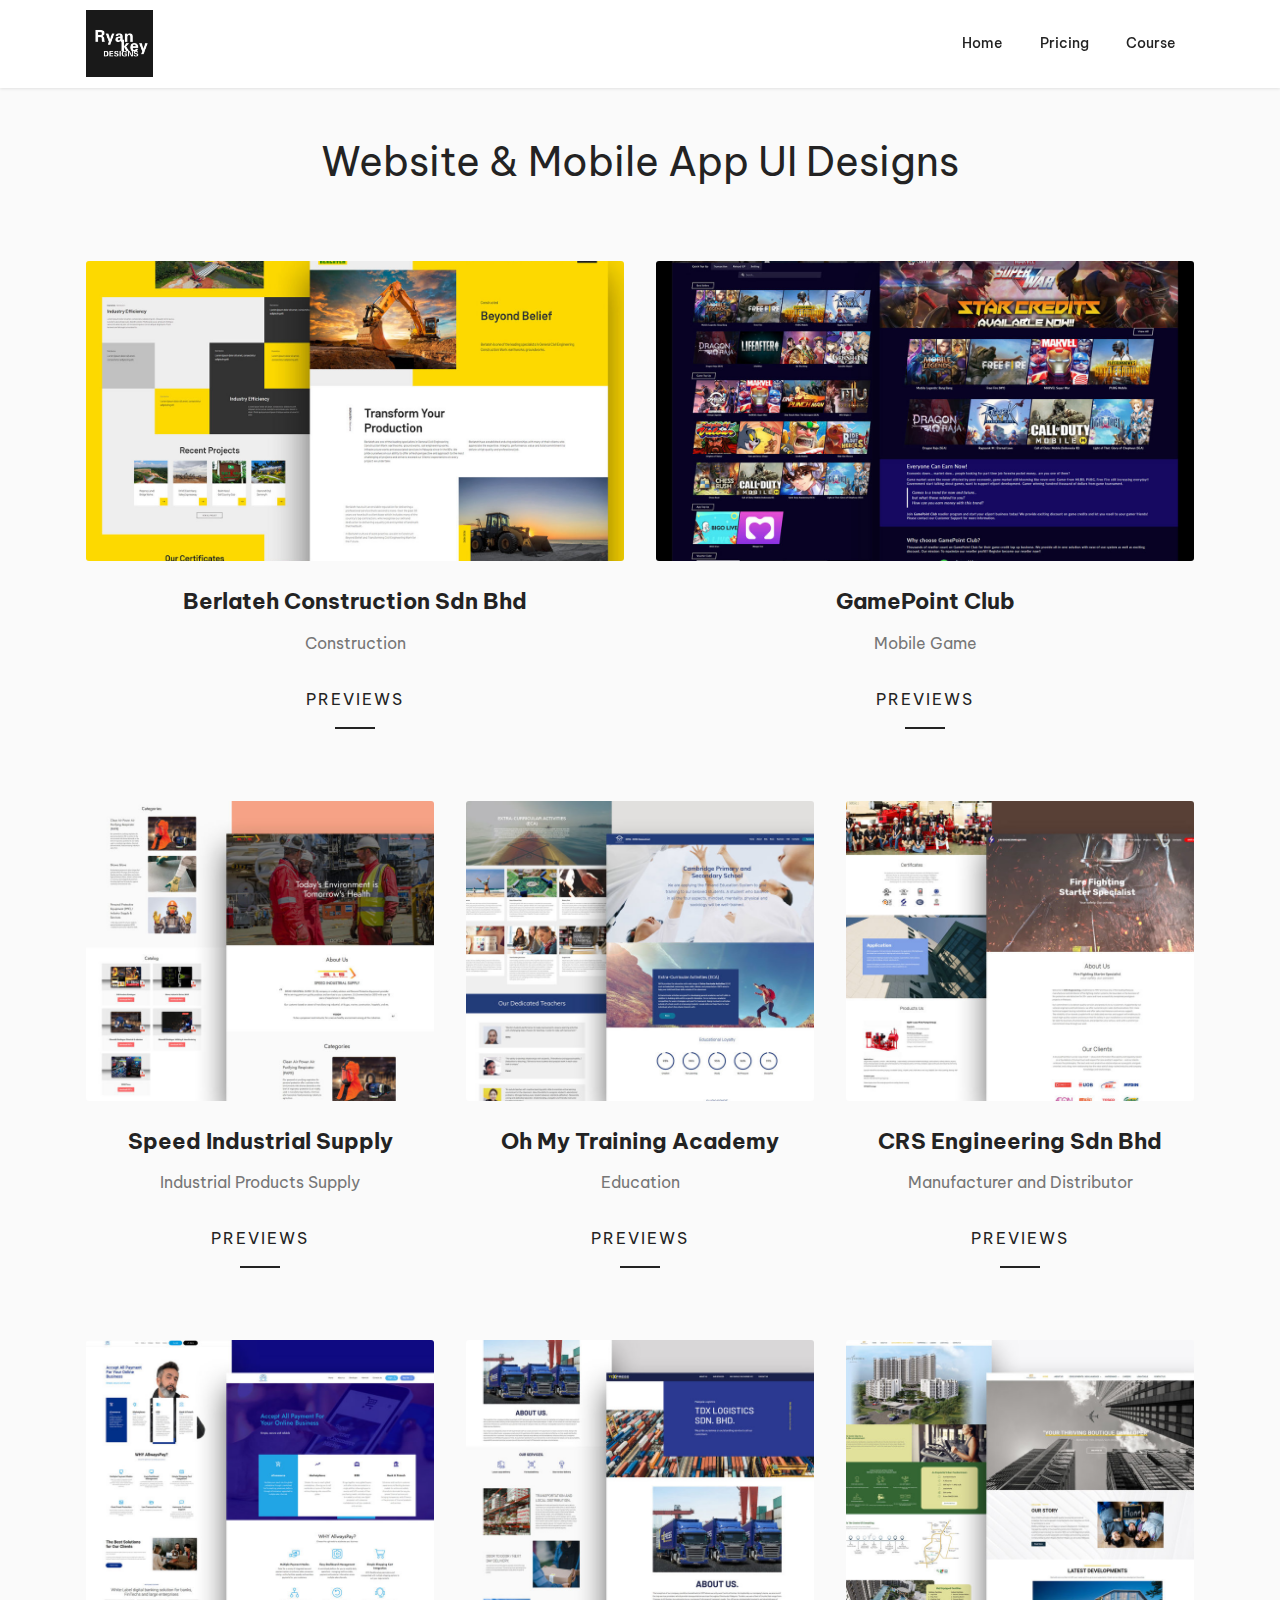
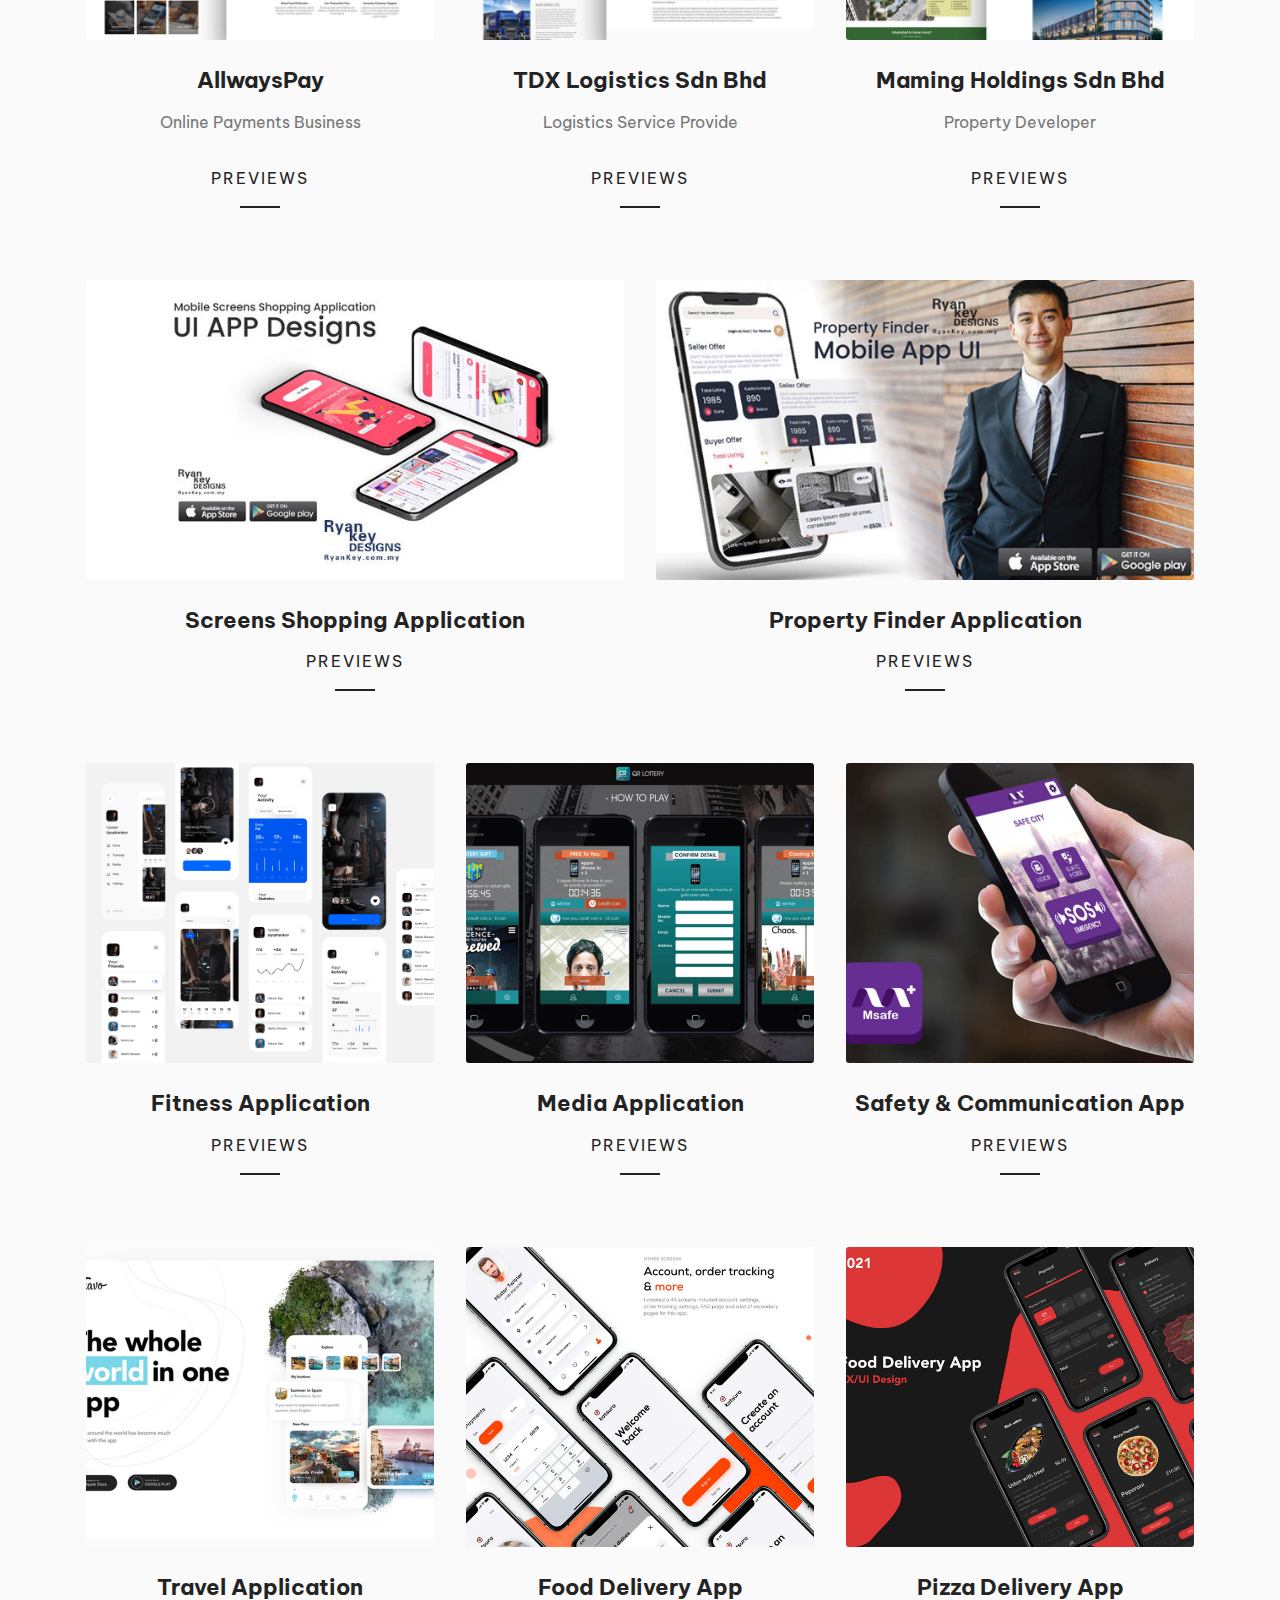
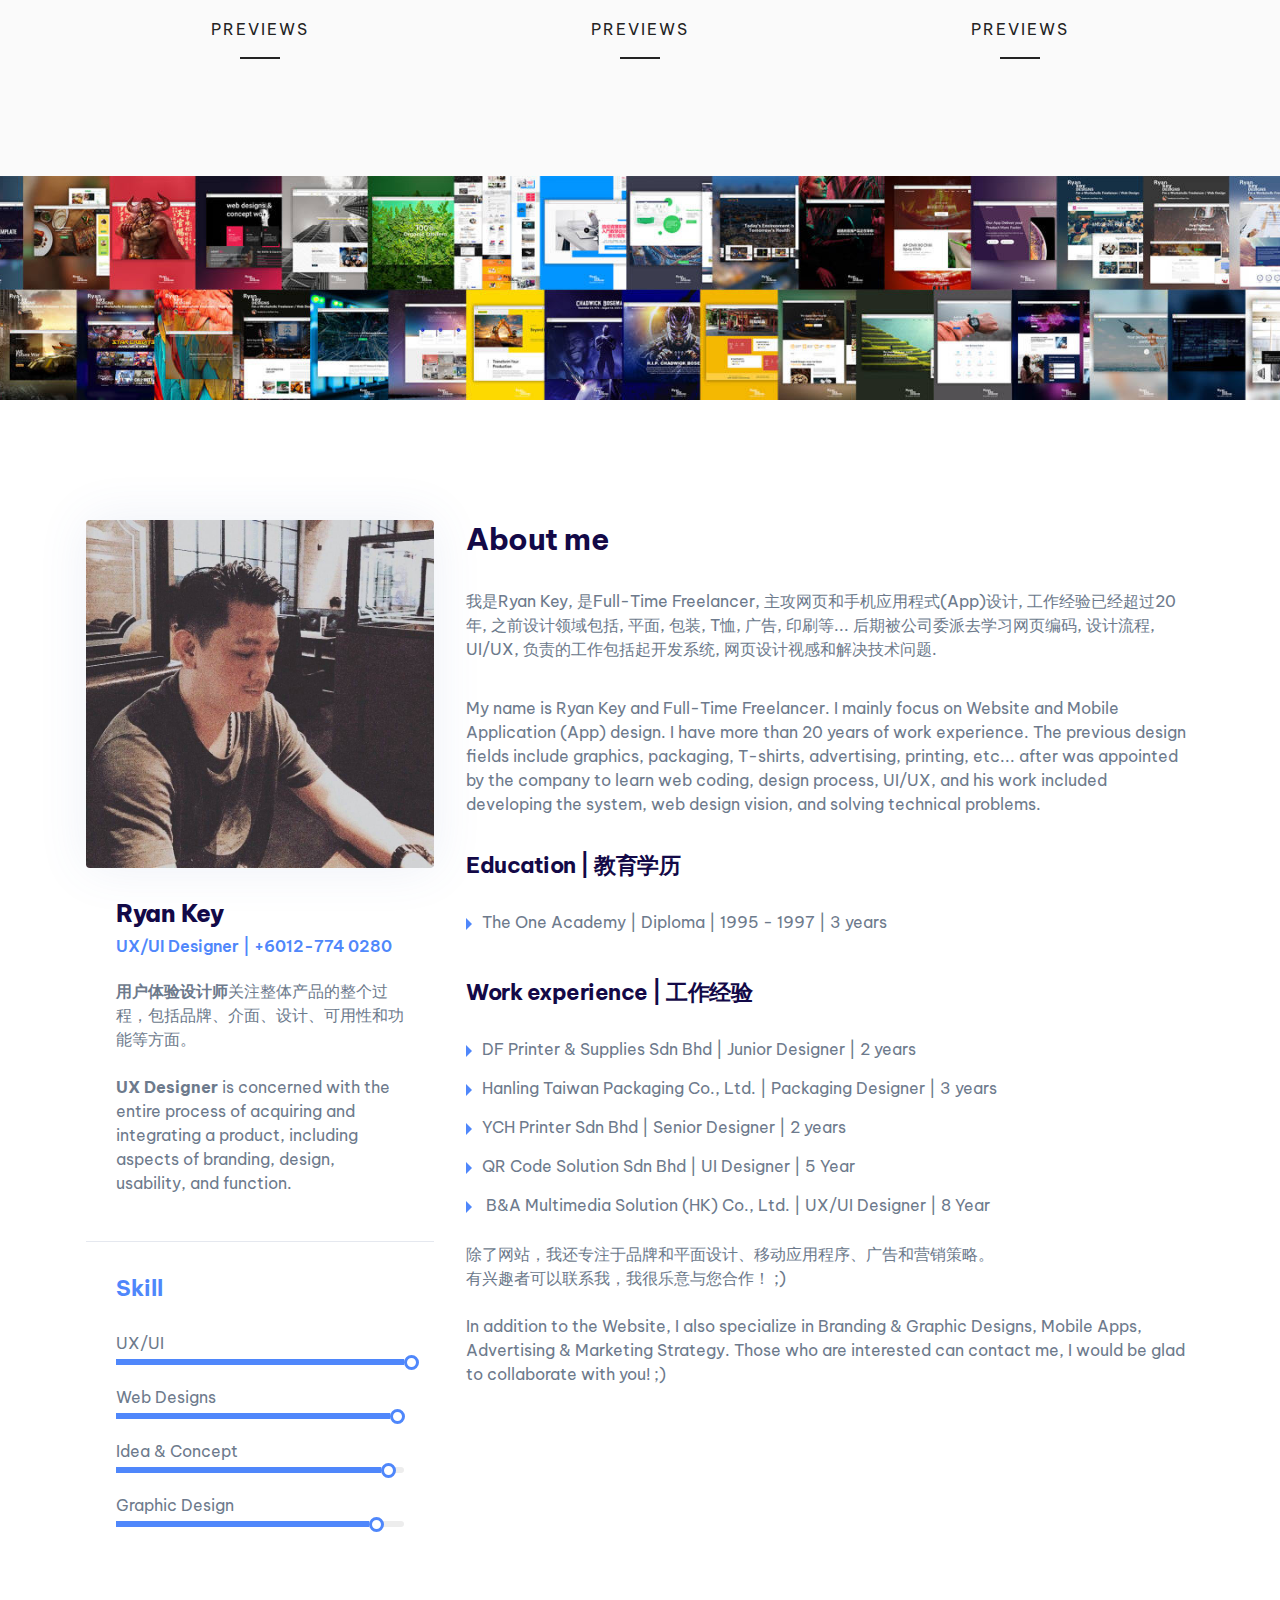
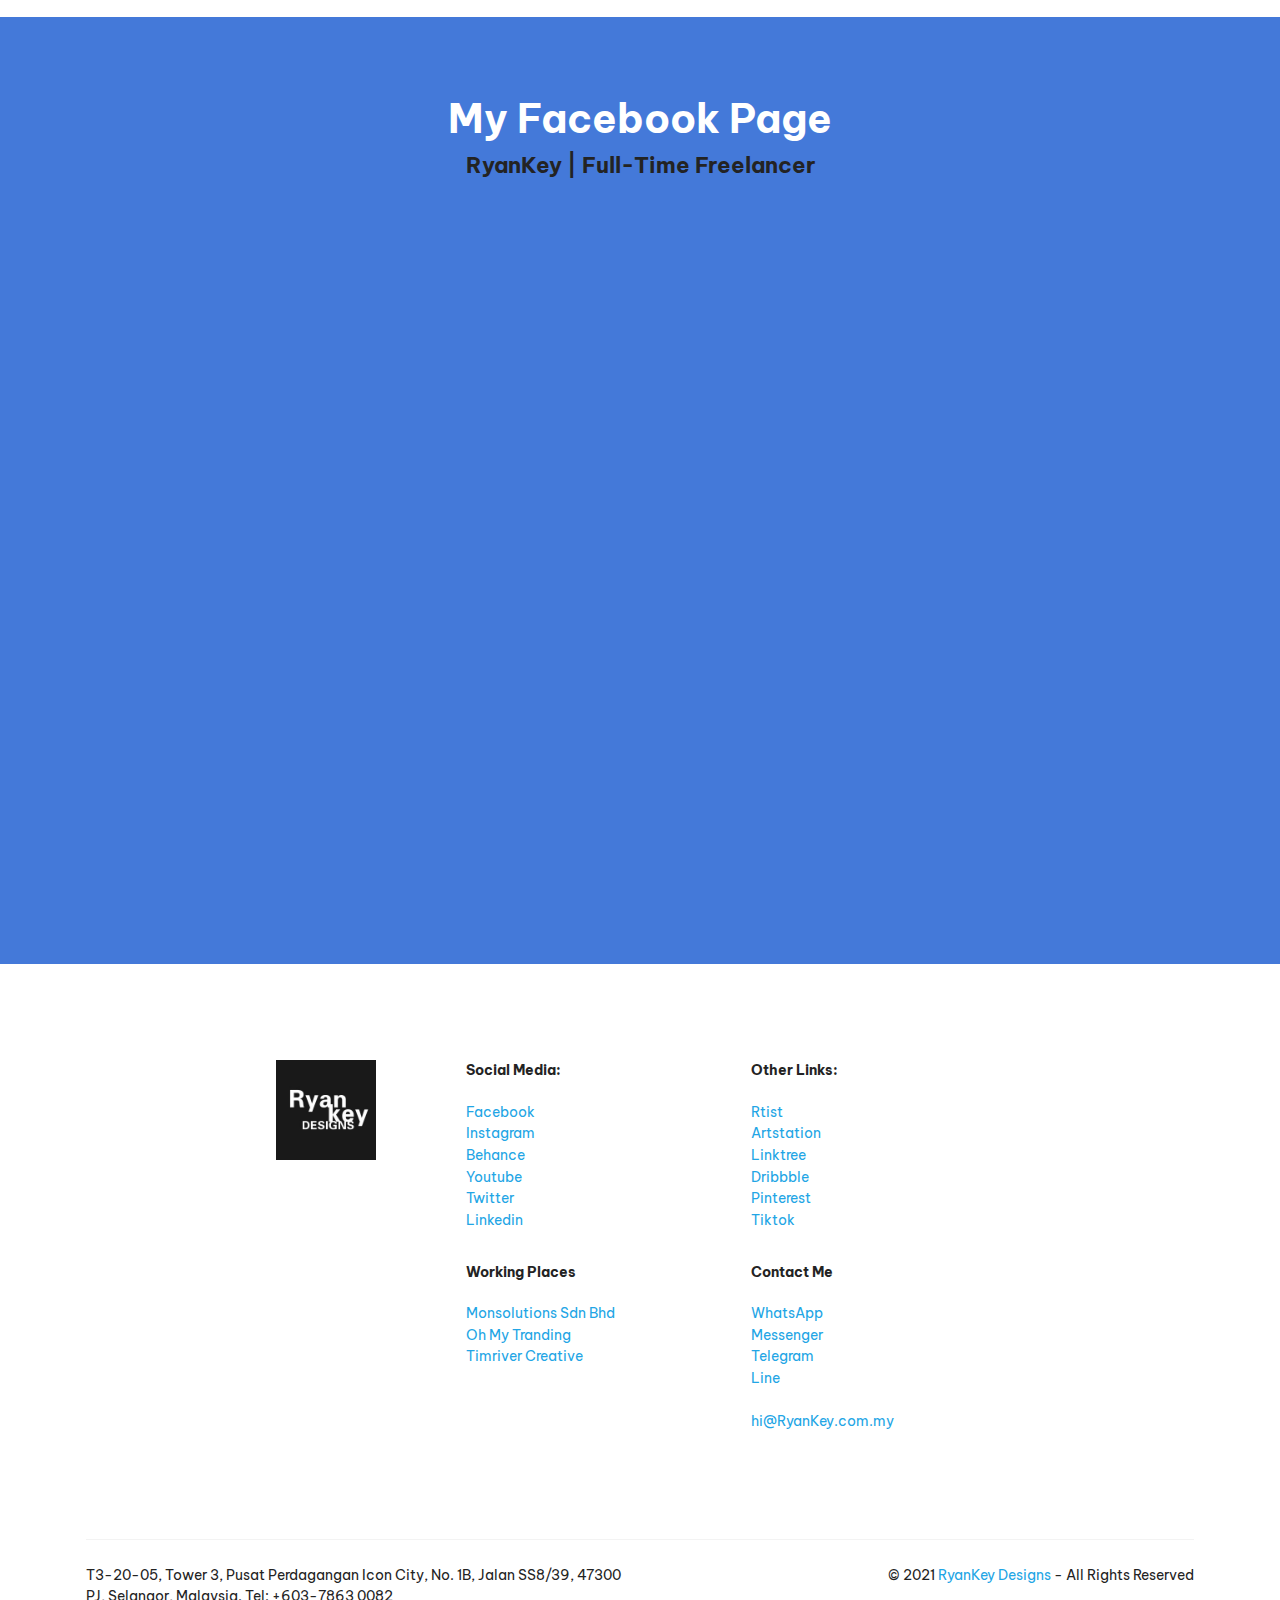
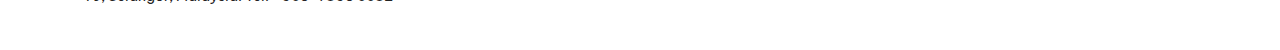
<file: index.html>
<!DOCTYPE html>
<html  >
<head>
  
  <meta charset="UTF-8">
  <meta http-equiv="X-UA-Compatible" content="IE=edge">
  
  <meta name="twitter:card" content="summary_large_image"/>
  <meta name="twitter:image:src" content="assets/images/index-meta.jpg">
  <meta property="og:image" content="assets/images/index-meta.jpg">
  <meta name="twitter:title" content="Website & Mobile App UI Designs | RyanKey Designs">
  <meta name="viewport" content="width=device-width, initial-scale=1, minimum-scale=1">
  <link rel="shortcut icon" href="assets/images/ryankey-logo-2-128x128.png" type="image/x-icon">
  <meta name="description" content="我是Ryan Key, 是Full-Time Freelancer, 主攻网页和手机应用程式(App)设计, 工作经验已经超过20年. My name is Ryan Key and Full-Time Freelancer. I mainly focus on Website and Mobile Application (App) design. I have more than 20 years of work experience. ">
  
  
  <title>Website & Mobile App UI Designs | RyanKey Designs</title>
  <link rel="stylesheet" href="assets/web/assets/mobirise-icons2/mobirise2.css">
  <link rel="stylesheet" href="assets/bootstrap/css/bootstrap.min.css">
  <link rel="stylesheet" href="assets/bootstrap/css/bootstrap-grid.min.css">
  <link rel="stylesheet" href="assets/bootstrap/css/bootstrap-reboot.min.css">
  <link rel="stylesheet" href="assets/dropdown/css/style.css">
  <link rel="stylesheet" href="assets/socicon/css/styles.css">
  <link rel="stylesheet" href="assets/theme/css/style.css">
  <link rel="stylesheet" href="assets/recaptcha.css">
  <link rel="preload" href="https://fonts.googleapis.com/css?family=Be+Vietnam:100,100i,300,300i,400,400i,500,500i,600,600i,700,700i,800,800i&display=swap" as="style" onload="this.onload=null;this.rel='stylesheet'">
  <noscript><link rel="stylesheet" href="https://fonts.googleapis.com/css?family=Be+Vietnam:100,100i,300,300i,400,400i,500,500i,600,600i,700,700i,800,800i&display=swap"></noscript>
  <link rel="preload" as="style" href="assets/mobirise/css/mbr-additional.css"><link rel="stylesheet" href="assets/mobirise/css/mbr-additional.css" type="text/css">
  
  
  
  <meta name="facebook-domain-verification" content="nxzx5c4468qxs3agfh67d1qzvzd35b" />

<!-- Facebook Pixel Code -->
<script>
!function(f,b,e,v,n,t,s)
{if(f.fbq)return;n=f.fbq=function(){n.callMethod?
n.callMethod.apply(n,arguments):n.queue.push(arguments)};
if(!f._fbq)f._fbq=n;n.push=n;n.loaded=!0;n.version='2.0';
n.queue=[];t=b.createElement(e);t.async=!0;
t.src=v;s=b.getElementsByTagName(e)[0];
s.parentNode.insertBefore(t,s)}(window, document,'script',
'https://connect.facebook.net/en_US/fbevents.js');
fbq('init', '317725159788207');
fbq('track', 'PageView');
</script>

<!-- Global site tag (gtag.js) - Google Analytics -->
<script async src="https://www.googletagmanager.com/gtag/js?id=G-NNSGCNJRPD"></script>
<script>
  window.dataLayer = window.dataLayer || [];
  function gtag(){dataLayer.push(arguments);}
  gtag('js', new Date());

  gtag('config', 'G-NNSGCNJRPD');
</script>

<noscript><img height="1" width="1" style="display:none"
src="https://www.facebook.com/tr?id=317725159788207&ev=PageView&noscript=1"
/></noscript>
<!-- End Facebook Pixel Code -->

<body oncontextmenu="return false" onselectstart="return false" ondragstart="return false">

<script language=javascript>
function click() {if (event.button==2) {alert('You are not allowed to peek!');}}document.onmousedown=click
</script>

<script>
/*function check(e)
{
alert(e.keyCode);
}*/
document.onkeydown = function(e) {
if (e.ctrlKey && (e.keyCode === 67 || e.keyCode === 86 || e.keyCode === 85 || e.keyCode === 117)) {//Alt+c, Alt+v will also be disabled sadly.
alert('Danger!!! Your computer maybe have invaded a virus! Please solve it as soon as possible!');
}
return false;
};
</script>

</head>
<body>
  <!-- Messenger 聊天插件 Code -->
    <div id="fb-root"></div>

    <!-- Your 聊天插件 code -->
    <div id="fb-customer-chat" class="fb-customerchat">
    </div>

    <script>
      var chatbox = document.getElementById('fb-customer-chat');
      chatbox.setAttribute("page_id", "102419668157632");
      chatbox.setAttribute("attribution", "biz_inbox");

      window.fbAsyncInit = function() {
        FB.init({
          xfbml            : true,
          version          : 'v11.0'
        });
      };

      (function(d, s, id) {
        var js, fjs = d.getElementsByTagName(s)[0];
        if (d.getElementById(id)) return;
        js = d.createElement(s); js.id = id;
        js.src = 'https://connect.facebook.net/zh_CN/sdk/xfbml.customerchat.js';
        fjs.parentNode.insertBefore(js, fjs);
      }(document, 'script', 'facebook-jssdk'));
    </script>
  <section data-bs-version="5.1" class="menu menu1 cid-sDSlYqMWfe" once="menu" id="menu1-w">
    

    <nav class="navbar navbar-dropdown navbar-fixed-top navbar-expand-lg">
        <div class="container">
            <div class="navbar-brand">
                <span class="navbar-logo">
                    
                        <a href="index.html#top"><img src="assets/images/ryankey-logo-240x240.jpg" alt="logo_ryankey" style="height: 4.2rem;"></a>
                    
                </span>
                
            </div>
            <button class="navbar-toggler" type="button" data-toggle="collapse" data-bs-toggle="collapse" data-target="#navbarSupportedContent" data-bs-target="#navbarSupportedContent" aria-controls="navbarNavAltMarkup" aria-expanded="false" aria-label="Toggle navigation">
                <div class="hamburger">
                    <span></span>
                    <span></span>
                    <span></span>
                    <span></span>
                </div>
            </button>
            <div class="collapse navbar-collapse" id="navbarSupportedContent">
                <ul class="navbar-nav nav-dropdown nav-right" data-app-modern-menu="true"><li class="nav-item"><a class="nav-link link text-black text-primary display-4" href="index.html#top">Home</a></li><li class="nav-item"><a class="nav-link link text-black text-primary display-4" href="https://ryankeydesigns.github.io/pricing/index.html" target="_blank">Pricing</a></li><li class="nav-item"><a class="nav-link link text-black text-primary display-4" href="https://ryankeydesigns.github.io/webcourse/" target="_blank">Course</a></li></ul>
                
                
            </div>
        </div>
    </nav>
</section>

<section data-bs-version="5.1" class="content4 cid-sDSl4AtIXr" id="content4-t">
    
    
    <div class="container">
        <div class="row justify-content-center">
            <div class="title col-md-12 col-lg-10">
                <h3 class="mbr-section-title mbr-fonts-style align-center mb-4 display-2">Website &amp; Mobile App UI Designs</h3>
                
                
            </div>
        </div>
    </div>
</section>

<section data-bs-version="5.1" class="content05 photom4_content05 cid-sIutUFYndx" id="content05-3k">

    

    
    <div class="container">
        <div class="row">

            <div class="card col-12 col-md-6">
                <div class="card-img">
                    <a href="http://berlateh.com/" target="_blank"><img src="assets/images/web-pfolio-7-1256x942.jpg" alt="web_berlateh"></a>
                </div>
                <div class="card-box pt-4">
                    
                    <h4 class="card-title align-center pb-1 mbr-bold mbr-fonts-style display-5">Berlateh Construction Sdn Bhd</h4>
                    <p class="mbr-text align-center pb-3 mbr-fonts-style display-7">Construction</p>
                    <h5 class="link align-center mbr-fonts-style display-7"><a href="http://berlateh.com/" class="text-black text-primary" target="_blank">PREVIEWS</a></h5>
                </div>
            </div>

            <div class="card col-12 col-md-6">
                <div class="card-img">
                    <a href="https://gamepoint.club/" target="_blank"><img src="assets/images/web-pfolio-19-1256x942.jpg" alt="web_gamepoint"></a>
                </div>
                <div class="card-box pt-4">
                    
                    <h4 class="card-title align-center pb-1 mbr-bold mbr-fonts-style display-5">GamePoint Club</h4>
                    <p class="mbr-text align-center pb-3 mbr-fonts-style display-7">
                        Mobile Game</p>
                    <h5 class="link align-center mbr-fonts-style display-7"><a href="https://gamepoint.club/" class="text-black text-primary" target="_blank">
                            PREVIEWS</a></h5>
                </div>
            </div>

            
        </div>
    </div>
</section>

<section data-bs-version="5.1" class="content05 photom4_content05 cid-sIutVVOYQx" id="content05-3l">

    

    
    <div class="container">
        <div class="row">

            <div class="card col-12 col-md-6 col-lg-4">
                <div class="card-img">
                    <a href="https://sis-safety.com.my/" target="_blank"><img src="assets/images/web-pfolio-22-816x612.jpg" alt="web_sis_safety"></a>
                </div>
                <div class="card-box pt-4">
                    
                    <h4 class="card-title align-center pb-1 mbr-bold mbr-fonts-style display-5">Speed Industrial Supply</h4>
                    <p class="mbr-text align-center pb-3 mbr-fonts-style display-7">
                        Industrial Products Supply</p>
                    <h5 class="link align-center mbr-fonts-style display-7"><a href="https://sis-safety.com.my/" class="text-black text-primary" target="_blank">
                            PREVIEWS</a></h5>
                </div>
            </div>

            <div class="card col-12 col-md-6 col-lg-4">
                <div class="card-img">
                    <a href="http://ohmy.com.my/" target="_blank"><img src="assets/images/web-pfolio-1-816x612.jpg" alt="wb_ohmy"></a>
                </div>
                <div class="card-box pt-4">
                    
                    <h4 class="card-title align-center pb-1 mbr-bold mbr-fonts-style display-5">Oh My Training Academy</h4>
                    <p class="mbr-text align-center pb-3 mbr-fonts-style display-7">
                        Education</p>
                    <h5 class="link align-center mbr-fonts-style display-7"><a href="http://ohmy.com.my/" class="text-black text-primary" target="_blank">
                            PREVIEWS</a></h5>
                </div>
            </div>

            <div class="card col-12 col-md-6 col-lg-4">
                <div class="card-img">
                    <a href="http://crseng.com/" target="_blank"><img src="assets/images/web-pfolio-5-816x612.jpg" alt="web_crseng"></a>
                </div>
                <div class="card-box pt-4">
                    
                    <h4 class="card-title align-center pb-1 mbr-bold mbr-fonts-style display-5">CRS Engineering Sdn Bhd</h4>
                    <p class="mbr-text align-center pb-3 mbr-fonts-style display-7">Manufacturer and Distributor</p>
                    <h5 class="link align-center mbr-fonts-style display-7"><a href="http://crseng.com/" class="text-black text-primary" target="_blank">
                            PREVIEWS</a></h5>
                </div>
            </div>
        </div>
    </div>
</section>

<section data-bs-version="5.1" class="content05 photom4_content05 cid-sIutWFAeQc" id="content05-3m">

    

    
    <div class="container">
        <div class="row">

            <div class="card col-12 col-md-6 col-lg-4">
                <div class="card-img">
                    <a href="https://www.allwaysworld.com/" target="_blank"><img src="assets/images/web-pfolio-28-816x612.jpg" alt="web_allwayplay"></a>
                </div>
                <div class="card-box pt-4">
                    
                    <h4 class="card-title align-center pb-1 mbr-bold mbr-fonts-style display-5">AllwaysPay</h4>
                    <p class="mbr-text align-center pb-3 mbr-fonts-style display-7">Online Payments Business</p>
                    <h5 class="link align-center mbr-fonts-style display-7"><a href="https://www.bigplan.com.my/" class="text-black text-primary" target="_blank">
                            PREVIEWS</a></h5>
                </div>
            </div>

            <div class="card col-12 col-md-6 col-lg-4">
                <div class="card-img">
                    <a href="http://tdxp.com.my/" target="_blank"><img src="assets/images/web-pfolio-29-816x612.jpg" alt="web_tdxp"></a>
                </div>
                <div class="card-box pt-4">
                    
                    <h4 class="card-title align-center pb-1 mbr-bold mbr-fonts-style display-5">TDX Logistics Sdn Bhd</h4>
                    <p class="mbr-text align-center pb-3 mbr-fonts-style display-7">Logistics Service Provide</p>
                    <h5 class="link align-center mbr-fonts-style display-7"><a href="https://ameisegroup.com/EN/Default.aspx" class="text-black text-primary" target="_blank">
                            PREVIEWS</a></h5>
                </div>
            </div>

            <div class="card col-12 col-md-6 col-lg-4">
                <div class="card-img">
                    <a href="https://maming.com.my/" target="_blank"><img src="assets/images/web-pfolio-27-816x612.jpg" alt="web_maming"></a>
                </div>
                <div class="card-box pt-4">
                    
                    <h4 class="card-title align-center pb-1 mbr-bold mbr-fonts-style display-5">Maming Holdings Sdn Bhd</h4>
                    <p class="mbr-text align-center pb-3 mbr-fonts-style display-7">Property Developer</p>
                    <h5 class="link align-center mbr-fonts-style display-7"><a href="https://maming.com.my/" class="text-black text-primary" target="_blank">
                            PREVIEWS</a></h5>
                </div>
            </div>
        </div>
    </div>
</section>

<section data-bs-version="5.1" class="content05 photom4_content05 cid-sI0RXLjXEB" id="content05-3d">

    

    
    <div class="container">
        <div class="row">

            <div class="card col-12 col-md-6">
                <div class="card-img">
                    <a href="shoppingapp.html"><img src="assets/images/shopping-app-680x355.jpg" alt="one_pop"></a>
                </div>
                <div class="card-box pt-4">
                    
                    <h4 class="card-title align-center pb-1 mbr-bold mbr-fonts-style display-5">Screens Shopping Application</h4>
                    
                    <h5 class="link align-center mbr-fonts-style display-7"><a href="shoppingapp.html" class="text-black text-primary">PREVIEWS</a></h5>
                </div>
            </div>

            <div class="card col-12 col-md-6">
                <div class="card-img">
                    <a href="property_app.html" target="_blank"><img src="assets/images/property-app-680x355.jpg" alt="media_website"></a>
                </div>
                <div class="card-box pt-4">
                    
                    <h4 class="card-title align-center pb-1 mbr-bold mbr-fonts-style display-5">Property Finder Application</h4>
                    
                    <h5 class="link align-center mbr-fonts-style display-7"><a href="property_app.html" class="text-black text-primary" target="_blank">
                            PREVIEWS</a></h5>
                </div>
            </div>

            
        </div>
    </div>
</section>

<section data-bs-version="5.1" class="content05 photom4_content05 cid-sDSe8o6jkz" id="content05-q">

    

    
    <div class="container">
        <div class="row">

            <div class="card col-12 col-md-6 col-lg-4">
                <div class="card-img">
                    <a href="app_fitness.html"><img src="assets/images/13e0d3121734205.60cb88540dfe0-816x877.png" alt="one_pop"></a>
                </div>
                <div class="card-box pt-4">
                    
                    <h4 class="card-title align-center pb-1 mbr-bold mbr-fonts-style display-5">Fitness Application</h4>
                    
                    <h5 class="link align-center mbr-fonts-style display-7"><a href="app_fitness.html" class="text-black text-primary">PREVIEWS</a></h5>
                </div>
            </div>

            <div class="card col-12 col-md-6 col-lg-4">
                <div class="card-img">
                    <a href="mediaapp.html" target="_blank"><img src="assets/images/00-cover-816x600.jpg" alt="media_website"></a>
                </div>
                <div class="card-box pt-4">
                    
                    <h4 class="card-title align-center pb-1 mbr-bold mbr-fonts-style display-5">Media Application</h4>
                    
                    <h5 class="link align-center mbr-fonts-style display-7"><a href="mediaapp.html" class="text-black text-primary" target="_blank">
                            PREVIEWS</a></h5>
                </div>
            </div>

            <div class="card col-12 col-md-6 col-lg-4">
                <div class="card-img">
                    <a href="page4.html" target="_blank"><img src="assets/images/cover-816x600.jpg" alt="safety_communication"></a>
                </div>
                <div class="card-box pt-4">
                    
                    <h4 class="card-title align-center pb-1 mbr-bold mbr-fonts-style display-5">Safety &amp; Communication App</h4>
                    
                    <h5 class="link align-center mbr-fonts-style display-7"><a href="page4.html" class="text-black text-primary" target="_blank">
                            PREVIEWS</a></h5>
                </div>
            </div>
        </div>
    </div>
</section>

<section data-bs-version="5.1" class="content05 photom4_content05 cid-sIutu8vWL3" id="content05-3j">

    

    
    <div class="container">
        <div class="row">

            <div class="card col-12 col-md-6 col-lg-4">
                <div class="card-img">
                    <a href="page5.html" target="_blank"><img src="assets/images/cover-1-816x600.jpg" alt="travel_app"></a>
                </div>
                <div class="card-box pt-4">
                    
                    <h4 class="card-title align-center pb-1 mbr-bold mbr-fonts-style display-5">Travel Application</h4>
                    
                    <h5 class="link align-center mbr-fonts-style display-7"><a href="page5.html" class="text-black text-primary" target="_blank">
                            PREVIEWS</a></h5>
                </div>
            </div>

            <div class="card col-12 col-md-6 col-lg-4">
                <div class="card-img">
                    <a href="fooddeliver.html" target="_blank"><img src="assets/images/cover-1-816x577.jpg" alt="food_delivery"></a>
                </div>
                <div class="card-box pt-4">
                    
                    <h4 class="card-title align-center pb-1 mbr-bold mbr-fonts-style display-5">Food Delivery App</h4>
                    
                    <h5 class="link align-center mbr-fonts-style display-7"><a href="fooddeliver.html" class="text-black text-primary" target="_blank">
                            PREVIEWS</a></h5>
                </div>
            </div>

            <div class="card col-12 col-md-6 col-lg-4">
                <div class="card-img">
                    <a href="pizzadelivery.html" target="_blank"><img src="assets/images/cover-2-816x577.jpg" alt="pizza_delivery"></a>
                </div>
                <div class="card-box pt-4">
                    
                    <h4 class="card-title align-center pb-1 mbr-bold mbr-fonts-style display-5">Pizza Delivery App</h4>
                    
                    <h5 class="link align-center mbr-fonts-style display-7"><a href="pizzadelivery.html" class="text-black text-primary" target="_blank">
                            PREVIEWS</a></h5>
                </div>
            </div>
        </div>
    </div>
</section>

<section data-bs-version="5.1" class="image3 cid-sIurLczY5c" id="image3-3i">

    

    

    <div class="container-fluid">
        <div class="row">
            <div class="col-12">
                                
                
            </div>
        </div>
    </div>
</section>

<section data-bs-version="5.1" class="team2 medicalm4_team2 cid-sFWbgwTgnp" id="team2-1r" data-rv-view="1057">

    

    
    <div class="container">
        <div class="row row-content justify-content-center">

            <div class="col-lg-4">
                <div class="team-left-inner">
                    <div class="featured-wrapper">
                        <img src="assets/images/fb-pic-1-768x768.jpg" title="" alt="Ryan_key" media-simple="true">
                    </div>
                    <div class="team-info-block">
                        <h2 class="team-title mbr-fonts-style mbr-bold display-7">Ryan Key&nbsp;</h2>
                        <h4 class="team-designation mbr-fonts-style mbr-bold display-4">
                            UX/UI Designer | +6012-774 0280</h4>
                        <div class="short-description">
                            <p class="mbr-text mbr-fonts-style mbr-normal display-4"><strong>用户体验设计师</strong>关注整体产品的整个过程，包括品牌、介面、设计、可用性和功能等方面。<br><br><strong>UX Designer</strong> is concerned with the entire process of acquiring and integrating a product, including aspects of branding, design, usability, and function.&nbsp;</p>
                        </div>
                    </div>
                    
                    <div class="team-info-block">
                        <h3 class="personal-title mbr-fonts-style mbr-bold display-4">Skill</h3>
                        <div class="progress_elements">
                            <div class="progress1 pb-4">
                                <div class="title-wrap">
                                    <div class="progressbar-title mbr-semibold mbr-fonts-style display-4">
                                        <p>
                                            UX/UI </p>
                                    </div>
                                </div>
                                <progress class="progress progress-primary" max="100" value="100">
                                </progress>
                            </div>

                            <div class="progress2 pb-4">
                                <div class="title-wrap">
                                    <div class="progressbar-title mbr-semibold mbr-fonts-style display-4">
                                        <p>
                                            Web Designs </p>
                                    </div>
                                </div>
                                <progress class="progress progress-primary" max="100" value="95">
                                </progress>
                            </div>
                            <div class="progress3 pb-4">
                                <div class="title-wrap">
                                    <div class="progressbar-title mbr-semibold mbr-fonts-style display-4">
                                        <p>Idea &amp; Concept</p>
                                    </div>
                                </div>
                                <progress class="progress progress-primary" max="100" value="92">
                                </progress>
                            </div>

                            <div class="progress4">
                                <div class="title-wrap">
                                    <div class="progressbar-title mbr-semibold mbr-fonts-style display-4">
                                        <p>Graphic Design</p>
                                    </div>
                                </div>
                                <progress class="progress progress-primary" max="100" value="88">
                                </progress>
                            </div>
                        </div>
                    </div>
                    

                </div>
            </div>
            <div class="col-lg-8">
                <div class="entry-content">
                    <div class="text-box">
                        <h4 class="card-title mbr-fonts-style mbr-bold display-5">About me</h4>

                        <p class="mbr-text mbr-fonts-style mbr-normal doc-descr display-4">我是Ryan Key, 是Full-Time Freelancer, 主攻网页和手机应用程式(App)设计, 工作经验已经超过20年, 之前设计领域包括, 平面, 包装, T恤, 广告, 印刷等... 后期被公司委派去学习网页编码, 设计流程, UI/UX, 负责的工作包括起开发系统, 网页设计视感和解决技术问题.<br></p>
                        <p class="mbr-text mbr-fonts-style mbr-normal doc-descr display-4">My name is Ryan Key and Full-Time Freelancer. I mainly focus on Website and Mobile Application (App) design. I have more than 20 years of work experience. The previous design fields include graphics, packaging, T-shirts, advertising, printing, etc... after was appointed by the company to learn web coding, design process, UI/UX, and his work included developing the system, web design vision, and solving technical problems.<br></p>
                    </div>
                    <div class="capabilities">
                        <h4 class="capabilities-title mbr-fonts-style mbr-bold display-5">Education | 教育学历</h4>
                        <div class="mbr-list mbr-fonts-style display-7">
                            <ul class="list"><li>The One Academy | Diploma | 1995 - 1997 | 3 years</li>
                            </ul>
                        </div>
                        <h4 class="capabilities-title mbr-fonts-style mbr-bold display-5"><br>Work experience | 工作经验</h4>
                        <div class="mbr-list mbr-fonts-style display-7">
                            <ul class="list"><li>DF Printer &amp; Supplies Sdn Bhd | Junior Designer | 2 years</li><li>Hanling Taiwan Packaging Co., Ltd. | Packaging Designer | 3 years</li><li>YCH Printer Sdn Bhd | Senior Designer | 2 years</li>
                                <li>QR Code Solution Sdn Bhd | UI Designer | 5 Year</li>
                                <li>&nbsp;B&amp;A Multimedia Solution (HK) Co., Ltd. | UX/UI Designer | 8 Year</li>
                            </ul>
                        </div>
                        <p class="mbr-text mbr-fonts-style mbr-normal capabilities-text display-4">除了网站，我还专注于品牌和平面设计、移动应用程序、广告和营销策略。 <br>有兴趣者可以联系我，我很乐意与您合作！ ;)<br><br>In addition to the Website, I also specialize in Branding &amp; Graphic Designs, Mobile Apps, Advertising &amp; Marketing Strategy. Those who are interested can contact me, I would be glad to collaborate with you! ;)&nbsp;<br></p>
                    </div>
                    
                </div>
            </div>
        </div>
    </div>
</section>

<section class="facebook-page cid-t0cNcwzxQw" id="facebook-page-44">
    
    <div class="container">
        <div class="mbr-section-head">
            <h4 class="mbr-section-title mbr-fonts-style align-center mb-0 display-2"><strong>My Facebook Page</strong></h4>
            <h5 class="mbr-section-subtitle mbr-fonts-style align-center mb-0 mt-2 display-5"><strong>RyanKey | Full-Time Freelancer</strong></h5>
            
        </div>
        <div class="row justify-content-center mt-4">
            <iframe width="340" height="500" style="border:none;overflow:hidden" scrolling="no" frameborder="0" allowtransparency="true" allow="encrypted-media" src="https://www.facebook.com/plugins/page.php?href=https://www.facebook.com/ryankeydesigns&amp;tabs=timeline,events,messages&amp;width=500&amp;height=670&amp;small_header=false&amp;adapt_container_width=true&amp;hide_cover=false&amp;hide_cta=false&amp;appId=2773163886047820"></iframe>
        </div>
    </div>
</section>

<div class="modal mbr-popup cid-sKytnF2s6x fade" tabindex="-1" role="dialog" data-overlay-color="#000000" data-overlay-opacity="0.8" id="mbr-popup-3n" aria-hidden="true">
        <div class="modal-dialog modal-dialog-centered" role="document">
            <div class="modal-content">
                <div class="modal-header pb-0">
                    <h5 class="modal-title mbr-fonts-style display-7"><strong>Find me</strong><br></h5>
                    <button type="button" class="close" data-dismiss="modal" data-bs-dismiss="modal" aria-label="Close">
                        <svg version="1.1" xmlns="http://www.w3.org/2000/svg" width="32" height="32" viewBox="0 0 32 32" fill="currentColor">
                            <path d="M13.4 12l10.3 10.3-1.4 1.4L12 13.4 1.7 23.7.3 22.3 10.6 12 .3 1.7 1.7.3 12 10.6 22.3.3l1.4 1.4L13.4 12z"></path>
                        </svg>
                    </button>
                </div>

                <div class="modal-body">
                    <p class="mbr-text mbr-fonts-style display-5"><strong>line id: ryanke29</strong></p>

                    <div>
                        <div class="card-img mbr-figure">
                            <img src="assets/images/whatsapp-image-2021-10-01-at-11.17.48-am-615x615.jpg" alt="LINE_QR">
                        </div>
                            

                            
                        </div>
                    </div>

                    <div class="modal-footer">
                        <div class="mbr-section-btn"><a class="btn btn-md btn-primary display-4" href="https://line.me/ti/p/XManpnkAjZ" target="_blank">LINE ID Link</a></div>
                    </div>
                </div>
            </div>
        </div>

<section data-bs-version="5.1" class="footer1 cid-rRO2bVxeST" id="footer1-m">

    

    

    <div class="container">
        <div class="row justify-content-center">
            <div class="col-md-6 wrap order-0 col-lg-2">
               
                 <img class="logo__image" src="assets/images/ryankey-logo-240x240.jpeg" alt="logo_ryan_key_designs" title="">
            </div>
            <div class="col-md-6 wrap col-lg-3">
                <div class="footer__content">
                    <h4 class="mbr-fonts-style mbr-semibold title__address display-4"><strong>Social Media:&nbsp;</strong></h4>
                    <p class="work__address mbr-fonts-style display-4"><a href="https://www.facebook.com/ryankeydesigns/" class="text-primary">Facebook</a><br><strong><a href="https://www.instagram.com/ryankeydesigns/" class="text-primary" target="_blank">Instagram</a><br></strong><a href="https://www.behance.net/ryankey2020" class="text-primary" target="_blank">Behance</a>&nbsp;<br><a href="https://www.youtube.com/channel/UC621eKsDOzTxRe23v6VDz3w" class="text-primary" target="_blank">Youtube</a>&nbsp;<br><a href="https://twitter.com/home" class="text-primary" target="_blank">Twitter</a>&nbsp;<br><a href="https://www.linkedin.com/feed/?trk=onboarding-landing" class="text-primary" target="_blank">Linkedin</a>&nbsp;<a href="https://www.linkedin.com/feed/?trk=onboarding-landing" class="text-primary" target="_blank"><br></a></p>
                </div>
                <div class="footer__content">
                    <h4 class="mbr-fonts-style mbr-semibold title__address display-4"><strong>Working Places</strong></h4>
                    <p class="work__address mbr-fonts-style display-4"><a href="https://monsolution.com/" class="text-primary" target="_blank">Monsolutions Sdn Bhd
</a><br><a href="http://ohmy.com.my/graphicdesigns/about_us.html" class="text-primary" target="_blank">Oh My Tranding
</a><br><a href="https://timriver.com/" class="text-primary" target="_blank">Timriver Creative</a></p>
                </div>
            </div>
            <div class="col-md-6 wrap col-lg-3">
                <div class="footer__content">
                    <h4 class="mbr-fonts-style mbr-semibold title__address display-4"><strong>Other Links:&nbsp;</strong></h4>
                    <p class="work__address mbr-fonts-style display-4"><a href="https://www.rtist.com.my/ryankey" class="text-primary" target="_blank">Rtist</a>&nbsp;<br><a href="https://www.artstation.com/ryankeydesigns" class="text-primary" target="_blank">Artstation</a>&nbsp;<br><a href="https://linktr.ee/Ryankey" class="text-primary" target="_blank">Linktree&nbsp;</a><br><a href="https://dribbble.com/RyanKey" class="text-primary" target="_blank">Dribbble</a><br><a href="https://www.pinterest.com/RyanKeyDesigns/_saved/" class="text-primary" target="_blank">Pinterest</a>&nbsp;<br><a href="https://www.tiktok.com/@29ryankey" class="text-primary" target="_blank">Tiktok&nbsp;</a></p>
                </div>
                <div class="footer__content">
                    <h4 class="mbr-fonts-style mbr-semibold title__address display-4"><strong>Contact Me</strong></h4>
                    <p class="work__address mbr-fonts-style display-4"><a href="https://wa.me/60127740280" class="text-primary" target="_blank">WhatsApp</a><br><a href="http://m.me/ryankeydesigns" class="text-primary" target="_blank">Messenger</a><br><a href="https://t.me//Ryankey29" class="text-primary" target="_blank">Telegram</a><br><a href="#" class="text-primary" data-toggle="modal" data-bs-toggle="modal" data-target="#mbr-popup-3n" data-bs-target="#mbr-popup-3n">Line</a><br><br><a href="mailto:hi@RyanKey.com.my" class="text-primary">hi@RyanKey.com.my</a></p>
                </div>
            </div>
             
            
            
            </div>
            <div class="divider"></div>
            <div class="row align-items-baseline">
                <div class="col-md-6">
                     <p class="privacy mbr-fonts-style align-left display-4">T3-20-05, Tower 3, Pusat Perdagangan Icon City, No. 1B, Jalan SS8/39, 47300 PJ, Selangor, Malaysia. Tel: +603-7863 0082<br></p>
                </div>
                <div class="col-md-6">
                     <p class="privacy mbr-fonts-style align-right display-4">© 2021 <a href="https://ryankey.com.my/" class="text-primary" target="_blank">RyanKey Designs</a> - All Rights Reserved</p>
                </div>
            </div>
        </div>
                
</section>


<script src="assets/bootstrap/js/bootstrap.bundle.min.js"></script>
  <script src="assets/smoothscroll/smooth-scroll.js"></script>
  <script src="assets/ytplayer/index.js"></script>
  <script src="assets/dropdown/js/navbar-dropdown.js"></script>
  <script src="https://connect.facebook.net/en_US/sdk.js#xfbml=1&autoLogAppEvents=1&version=v8.0&appId=3122493341137768"></script>
  <script src="assets/popup-plugin/script.js"></script>
  <script src="assets/popup-overlay-plugin/script.js"></script>
  <script src="assets/theme/js/script.js"></script>
  <script src="assets/formoid.min.js"></script>
  
  
  

</body>
</html>
</file>
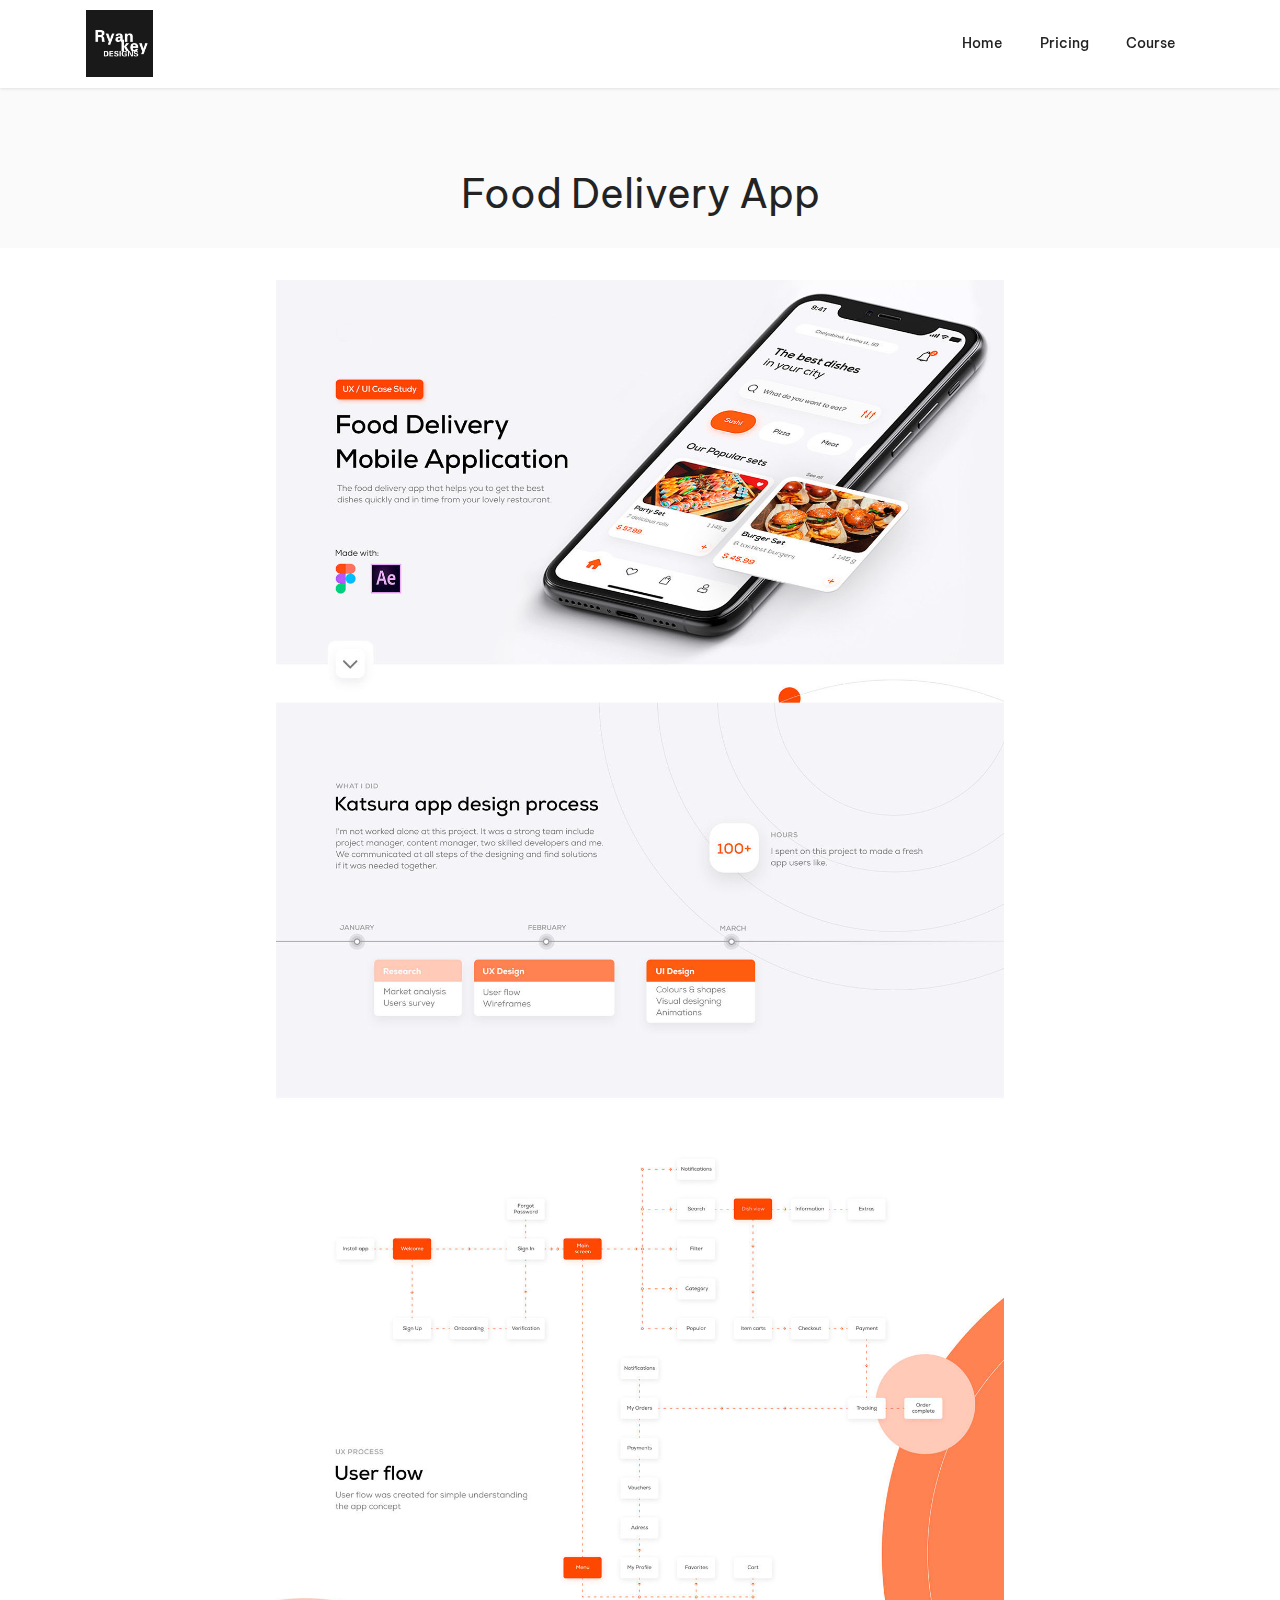
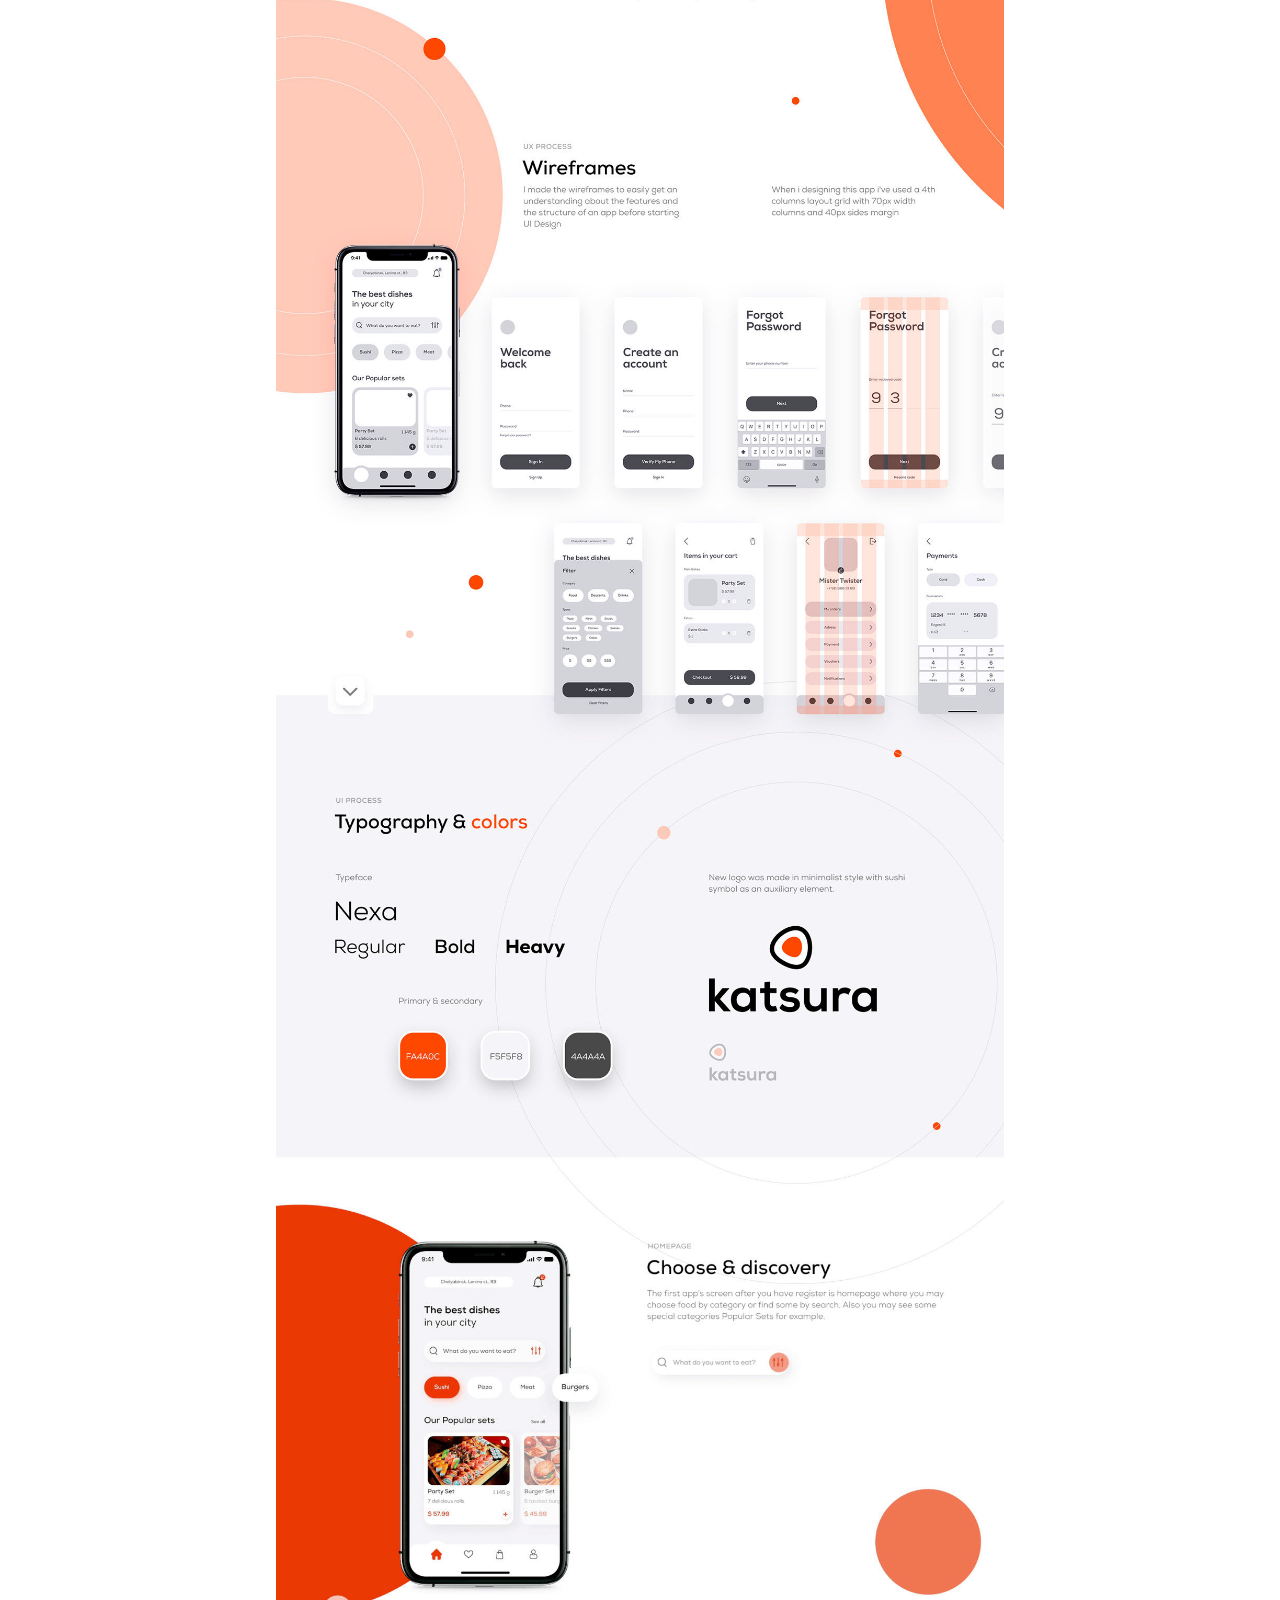
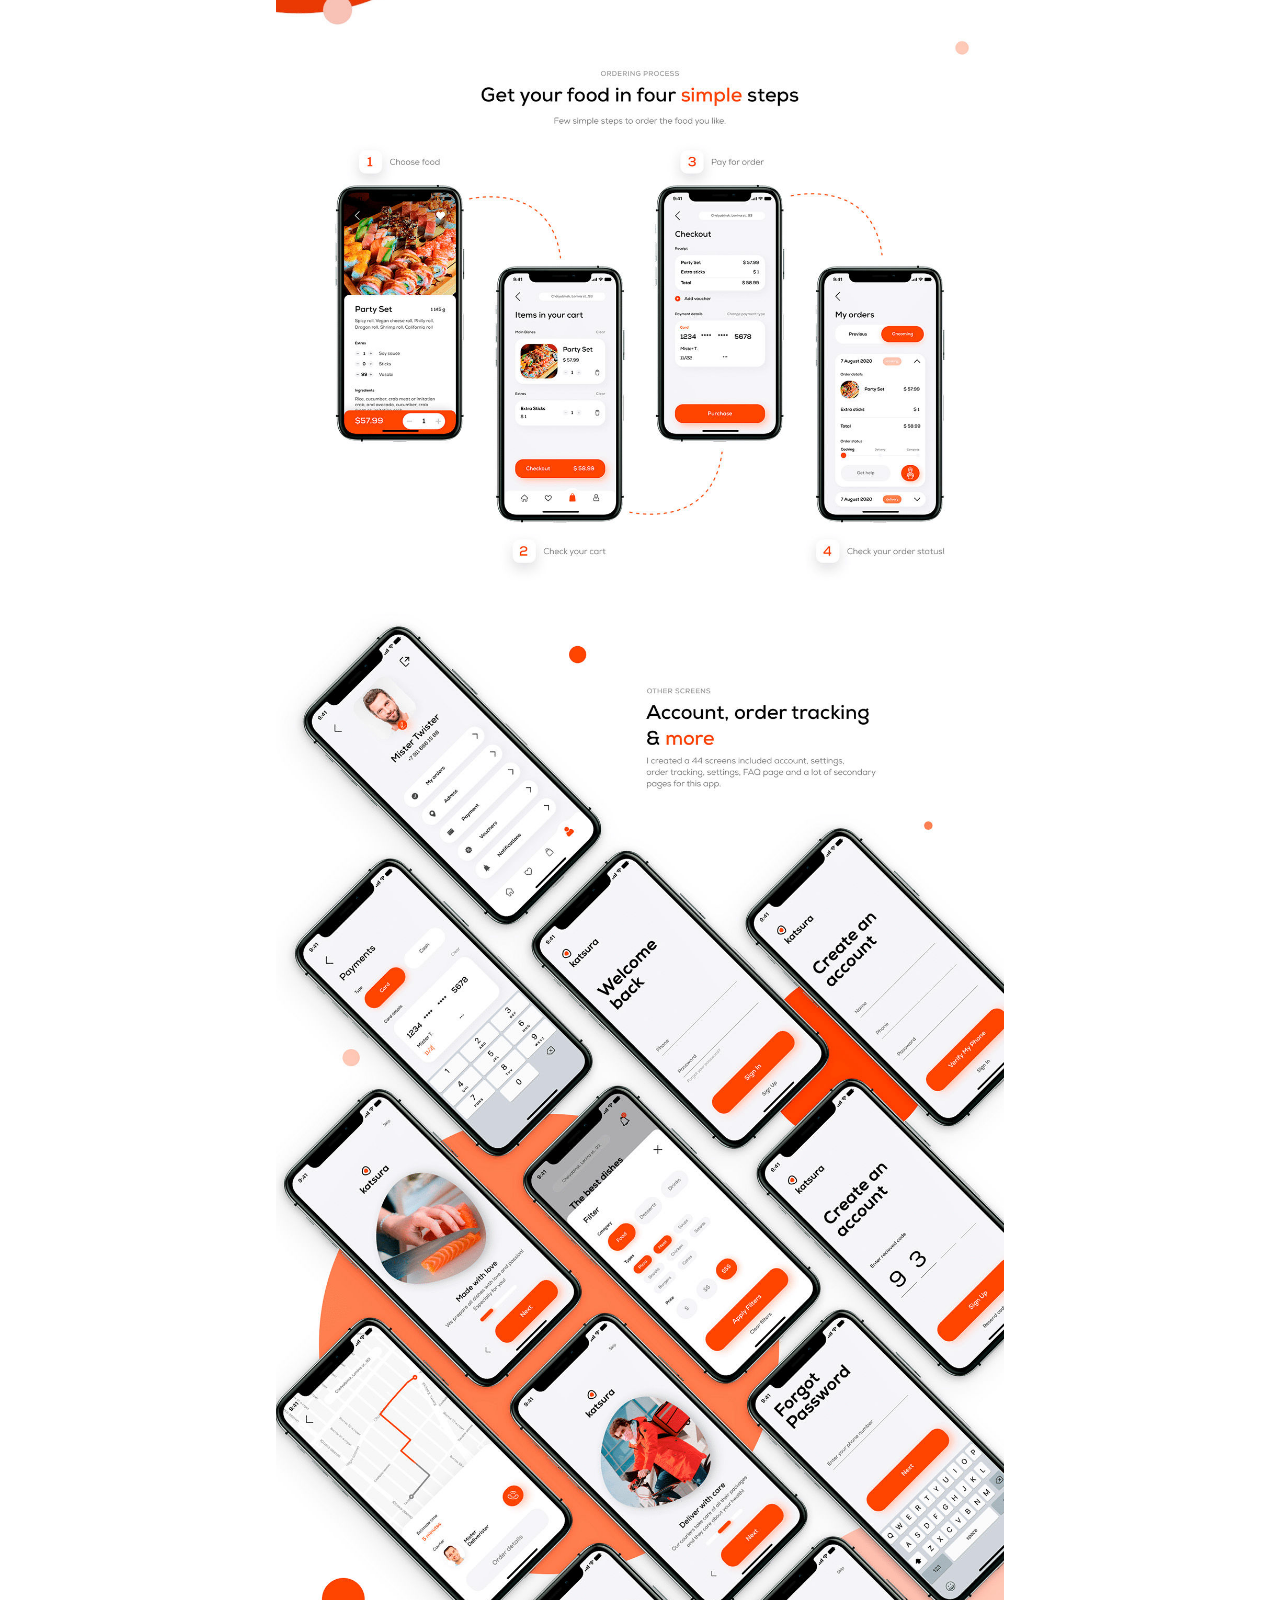
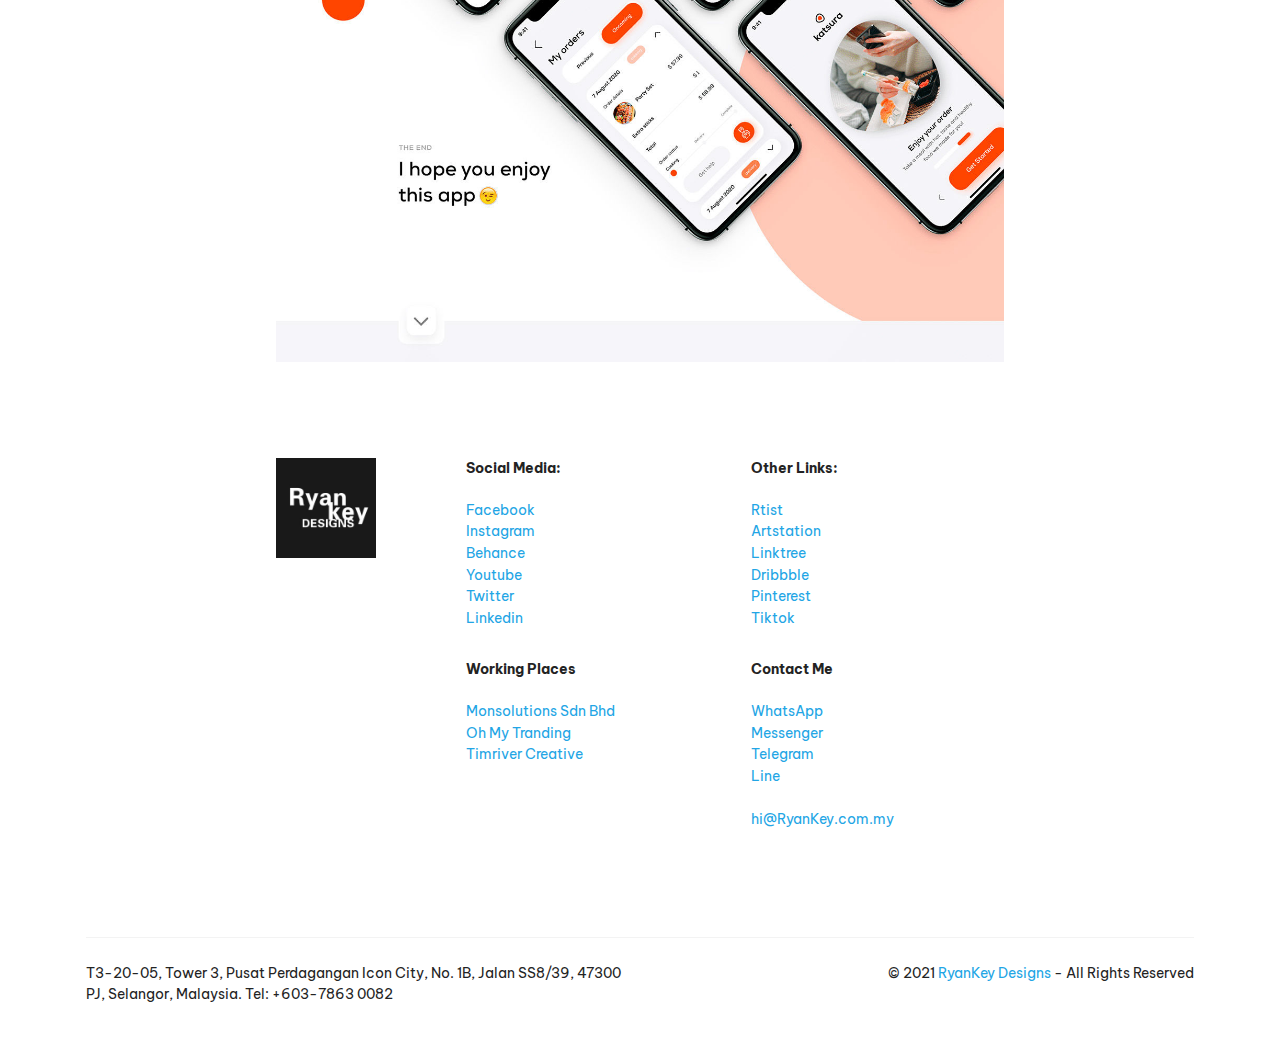
<file: fooddeliver.html>
<!DOCTYPE html>
<html  >
<head>
  
  <meta charset="UTF-8">
  <meta http-equiv="X-UA-Compatible" content="IE=edge">
  
  <meta name="twitter:card" content="summary_large_image"/>
  <meta name="twitter:image:src" content="assets/images/fooddeliver-meta.jpg">
  <meta property="og:image" content="assets/images/fooddeliver-meta.jpg">
  <meta name="twitter:title" content="Food Delivery App | Ryankey Designs">
  <meta name="viewport" content="width=device-width, initial-scale=1, minimum-scale=1">
  <link rel="shortcut icon" href="assets/images/ryankey-logo-2-128x128.png" type="image/x-icon">
  <meta name="description" content="我是Ryan Key, 是Full-Time Freelancer, 主攻网页和手机应用程式(App)设计, 工作经验已经超过20年. My name is Ryan Key and Full-Time Freelancer. I mainly focus on Website and Mobile Application (App) design. I have more than 20 years of work experience. ">
  
  
  <title>Food Delivery App | Ryankey Designs</title>
  <link rel="stylesheet" href="assets/bootstrap/css/bootstrap.min.css">
  <link rel="stylesheet" href="assets/bootstrap/css/bootstrap-grid.min.css">
  <link rel="stylesheet" href="assets/bootstrap/css/bootstrap-reboot.min.css">
  <link rel="stylesheet" href="assets/dropdown/css/style.css">
  <link rel="stylesheet" href="assets/socicon/css/styles.css">
  <link rel="stylesheet" href="assets/theme/css/style.css">
  <link rel="stylesheet" href="assets/recaptcha.css">
  <link rel="preload" href="https://fonts.googleapis.com/css?family=Be+Vietnam:100,100i,300,300i,400,400i,500,500i,600,600i,700,700i,800,800i&display=swap" as="style" onload="this.onload=null;this.rel='stylesheet'">
  <noscript><link rel="stylesheet" href="https://fonts.googleapis.com/css?family=Be+Vietnam:100,100i,300,300i,400,400i,500,500i,600,600i,700,700i,800,800i&display=swap"></noscript>
  <link rel="preload" as="style" href="assets/mobirise/css/mbr-additional.css"><link rel="stylesheet" href="assets/mobirise/css/mbr-additional.css" type="text/css">
  
  
  
  <meta name="facebook-domain-verification" content="nxzx5c4468qxs3agfh67d1qzvzd35b" />

<!-- Facebook Pixel Code -->
<script>
!function(f,b,e,v,n,t,s)
{if(f.fbq)return;n=f.fbq=function(){n.callMethod?
n.callMethod.apply(n,arguments):n.queue.push(arguments)};
if(!f._fbq)f._fbq=n;n.push=n;n.loaded=!0;n.version='2.0';
n.queue=[];t=b.createElement(e);t.async=!0;
t.src=v;s=b.getElementsByTagName(e)[0];
s.parentNode.insertBefore(t,s)}(window, document,'script',
'https://connect.facebook.net/en_US/fbevents.js');
fbq('init', '317725159788207');
fbq('track', 'PageView');
</script>

<!-- Global site tag (gtag.js) - Google Analytics -->
<script async src="https://www.googletagmanager.com/gtag/js?id=G-NNSGCNJRPD"></script>
<script>
  window.dataLayer = window.dataLayer || [];
  function gtag(){dataLayer.push(arguments);}
  gtag('js', new Date());

  gtag('config', 'G-NNSGCNJRPD');
</script>

<noscript><img height="1" width="1" style="display:none"
src="https://www.facebook.com/tr?id=317725159788207&ev=PageView&noscript=1"
/></noscript>
<!-- End Facebook Pixel Code -->

<body oncontextmenu="return false" onselectstart="return false" ondragstart="return false">

<script language=javascript>
function click() {if (event.button==2) {alert('You are not allowed to peek!');}}document.onmousedown=click
</script>

<script>
/*function check(e)
{
alert(e.keyCode);
}*/
document.onkeydown = function(e) {
if (e.ctrlKey && (e.keyCode === 67 || e.keyCode === 86 || e.keyCode === 85 || e.keyCode === 117)) {//Alt+c, Alt+v will also be disabled sadly.
alert('Danger!!! Your computer maybe have invaded a virus! Please solve it as soon as possible!');
}
return false;
};
</script>

</head>
<body>
  <!-- Messenger 聊天插件 Code -->
    <div id="fb-root"></div>

    <!-- Your 聊天插件 code -->
    <div id="fb-customer-chat" class="fb-customerchat">
    </div>

    <script>
      var chatbox = document.getElementById('fb-customer-chat');
      chatbox.setAttribute("page_id", "102419668157632");
      chatbox.setAttribute("attribution", "biz_inbox");

      window.fbAsyncInit = function() {
        FB.init({
          xfbml            : true,
          version          : 'v11.0'
        });
      };

      (function(d, s, id) {
        var js, fjs = d.getElementsByTagName(s)[0];
        if (d.getElementById(id)) return;
        js = d.createElement(s); js.id = id;
        js.src = 'https://connect.facebook.net/zh_CN/sdk/xfbml.customerchat.js';
        fjs.parentNode.insertBefore(js, fjs);
      }(document, 'script', 'facebook-jssdk'));
    </script>
  <section data-bs-version="5.1" class="menu menu1 cid-sFWIVjlRMX" once="menu" id="menu1-2o">
    

    <nav class="navbar navbar-dropdown navbar-fixed-top navbar-expand-lg">
        <div class="container">
            <div class="navbar-brand">
                <span class="navbar-logo">
                    
                        <a href="index.html#top"><img src="assets/images/ryankey-logo-240x240.jpg" alt="logo_ryankey" style="height: 4.2rem;"></a>
                    
                </span>
                
            </div>
            <button class="navbar-toggler" type="button" data-toggle="collapse" data-bs-toggle="collapse" data-target="#navbarSupportedContent" data-bs-target="#navbarSupportedContent" aria-controls="navbarNavAltMarkup" aria-expanded="false" aria-label="Toggle navigation">
                <div class="hamburger">
                    <span></span>
                    <span></span>
                    <span></span>
                    <span></span>
                </div>
            </button>
            <div class="collapse navbar-collapse" id="navbarSupportedContent">
                <ul class="navbar-nav nav-dropdown nav-right" data-app-modern-menu="true"><li class="nav-item"><a class="nav-link link text-black text-primary display-4" href="index.html#top">Home</a></li><li class="nav-item"><a class="nav-link link text-black text-primary display-4" href="https://ryankeydesigns.github.io/pricing/index.html" target="_blank">Pricing</a></li><li class="nav-item"><a class="nav-link link text-black text-primary display-4" href="https://ryankeydesigns.github.io/webcourse/" target="_blank">Course</a></li></ul>
                
                
            </div>
        </div>
    </nav>
</section>

<section data-bs-version="5.1" class="content4 cid-sFWIVkP4aP" id="content4-2p">
    
    
    <div class="container">
        <div class="row justify-content-center">
            <div class="title col-md-12 col-lg-10">
                <h3 class="mbr-section-title mbr-fonts-style align-center mb-4 display-2">Food Delivery App</h3>
                
                
            </div>
        </div>
    </div>
</section>

<section data-bs-version="5.1" class="image4 cid-sFWIVlRlXY" id="image4-2q">
    

    

    <div class="container">
        <div class="row justify-content-center">
            <div class="col-12 col-lg-8">                
                
                <div class="image-wrapper">
                    <img src="assets/images/app-design-1392x9335.jpg" alt="Food Delivery App">
                    
                </div>
            </div>
        </div>
    </div>
</section>

<div class="modal mbr-popup cid-sKyuSbn39i fade" tabindex="-1" role="dialog" data-overlay-color="#000000" data-overlay-opacity="0.8" id="mbr-popup-3n" aria-hidden="true">
        <div class="modal-dialog modal-dialog-centered" role="document">
            <div class="modal-content">
                <div class="modal-header pb-0">
                    <h5 class="modal-title mbr-fonts-style display-7"><strong>Find me</strong><br></h5>
                    <button type="button" class="close" data-dismiss="modal" data-bs-dismiss="modal" aria-label="Close">
                        <svg version="1.1" xmlns="http://www.w3.org/2000/svg" width="32" height="32" viewBox="0 0 32 32" fill="currentColor">
                            <path d="M13.4 12l10.3 10.3-1.4 1.4L12 13.4 1.7 23.7.3 22.3 10.6 12 .3 1.7 1.7.3 12 10.6 22.3.3l1.4 1.4L13.4 12z"></path>
                        </svg>
                    </button>
                </div>

                <div class="modal-body">
                    <p class="mbr-text mbr-fonts-style display-5"><strong>line id: ryanke29</strong></p>

                    <div>
                        <div class="card-img mbr-figure">
                            <img src="assets/images/whatsapp-image-2021-10-01-at-11.17.48-am-615x615.jpg" alt="LINE_QR">
                        </div>
                            

                            
                        </div>
                    </div>

                    <div class="modal-footer">
                        <div class="mbr-section-btn"><a class="btn btn-md btn-primary display-4" href="https://line.me/ti/p/XManpnkAjZ" target="_blank">LINE ID Link</a></div>
                    </div>
                </div>
            </div>
        </div>

<section data-bs-version="5.1" class="footer1 cid-sFWIVq1s39" id="footer1-2v">

    

    

    <div class="container">
        <div class="row justify-content-center">
            <div class="col-md-6 wrap order-0 col-lg-2">
               
                 <img class="logo__image" src="assets/images/ryankey-logo-240x240.jpeg" alt="logo_ryan_key_designs" title="">
            </div>
            <div class="col-md-6 wrap col-lg-3">
                <div class="footer__content">
                    <h4 class="mbr-fonts-style mbr-semibold title__address display-4"><strong>Social Media:&nbsp;</strong></h4>
                    <p class="work__address mbr-fonts-style display-4"><a href="https://www.facebook.com/ryankeydesigns/" class="text-primary">Facebook</a><br><strong><a href="https://www.instagram.com/ryankeydesigns/" class="text-primary" target="_blank">Instagram</a><br></strong><a href="https://www.behance.net/ryankey2020" class="text-primary" target="_blank">Behance</a>&nbsp;<br><a href="https://www.youtube.com/channel/UC621eKsDOzTxRe23v6VDz3w" class="text-primary" target="_blank">Youtube</a>&nbsp;<br><a href="https://twitter.com/home" class="text-primary" target="_blank">Twitter</a>&nbsp;<br><a href="https://www.linkedin.com/feed/?trk=onboarding-landing" class="text-primary" target="_blank">Linkedin</a>&nbsp;<a href="https://www.linkedin.com/feed/?trk=onboarding-landing" class="text-primary" target="_blank"><br></a></p>
                </div>
                <div class="footer__content">
                    <h4 class="mbr-fonts-style mbr-semibold title__address display-4"><strong>Working Places</strong></h4>
                    <p class="work__address mbr-fonts-style display-4"><a href="https://monsolution.com/" class="text-primary" target="_blank">Monsolutions Sdn Bhd
</a><br><a href="http://ohmy.com.my/graphicdesigns/about_us.html" class="text-primary" target="_blank">Oh My Tranding
</a><br><a href="https://timriver.com/" class="text-primary" target="_blank">Timriver Creative</a></p>
                </div>
            </div>
            <div class="col-md-6 wrap col-lg-3">
                <div class="footer__content">
                    <h4 class="mbr-fonts-style mbr-semibold title__address display-4"><strong>Other Links:&nbsp;</strong></h4>
                    <p class="work__address mbr-fonts-style display-4"><a href="https://www.rtist.com.my/ryankey" class="text-primary" target="_blank">Rtist</a>&nbsp;<br><a href="https://www.artstation.com/ryankeydesigns" class="text-primary" target="_blank">Artstation</a>&nbsp;<br><a href="https://linktr.ee/Ryankey" class="text-primary" target="_blank">Linktree&nbsp;</a><br><a href="https://dribbble.com/RyanKey" class="text-primary" target="_blank">Dribbble</a><br><a href="https://www.pinterest.com/RyanKeyDesigns/_saved/" class="text-primary" target="_blank">Pinterest</a>&nbsp;<br><a href="https://www.tiktok.com/@29ryankey" class="text-primary" target="_blank">Tiktok&nbsp;</a></p>
                </div>
                <div class="footer__content">
                    <h4 class="mbr-fonts-style mbr-semibold title__address display-4"><strong>Contact Me</strong></h4>
                    <p class="work__address mbr-fonts-style display-4"><a href="https://wa.me/60127740280" class="text-primary" target="_blank">WhatsApp</a><br><a href="http://m.me/ryankeydesigns" class="text-primary" target="_blank">Messenger</a><br><a href="https://t.me//Ryankey29" class="text-primary" target="_blank">Telegram</a><br><a href="#" class="text-primary" data-toggle="modal" data-bs-toggle="modal" data-target="#mbr-popup-3n" data-bs-target="#mbr-popup-3n">Line</a><br><br><a href="mailto:hi@RyanKey.com.my" class="text-primary">hi@RyanKey.com.my</a></p>
                </div>
            </div>
             
            
            
            </div>
            <div class="divider"></div>
            <div class="row align-items-baseline">
                <div class="col-md-6">
                     <p class="privacy mbr-fonts-style align-left display-4">T3-20-05, Tower 3, Pusat Perdagangan Icon City, No. 1B, Jalan SS8/39, 47300 PJ, Selangor, Malaysia. Tel: +603-7863 0082<br></p>
                </div>
                <div class="col-md-6">
                     <p class="privacy mbr-fonts-style align-right display-4">© 2021 <a href="https://ryankey.com.my/" class="text-primary" target="_blank">RyanKey Designs</a> - All Rights Reserved</p>
                </div>
            </div>
        </div>
                
</section>


<script src="assets/bootstrap/js/bootstrap.bundle.min.js"></script>
  <script src="assets/smoothscroll/smooth-scroll.js"></script>
  <script src="assets/ytplayer/index.js"></script>
  <script src="assets/dropdown/js/navbar-dropdown.js"></script>
  <script src="assets/popup-plugin/script.js"></script>
  <script src="assets/popup-overlay-plugin/script.js"></script>
  <script src="assets/theme/js/script.js"></script>
  <script src="assets/formoid.min.js"></script>
  
  
  

</body>
</html>
</file>
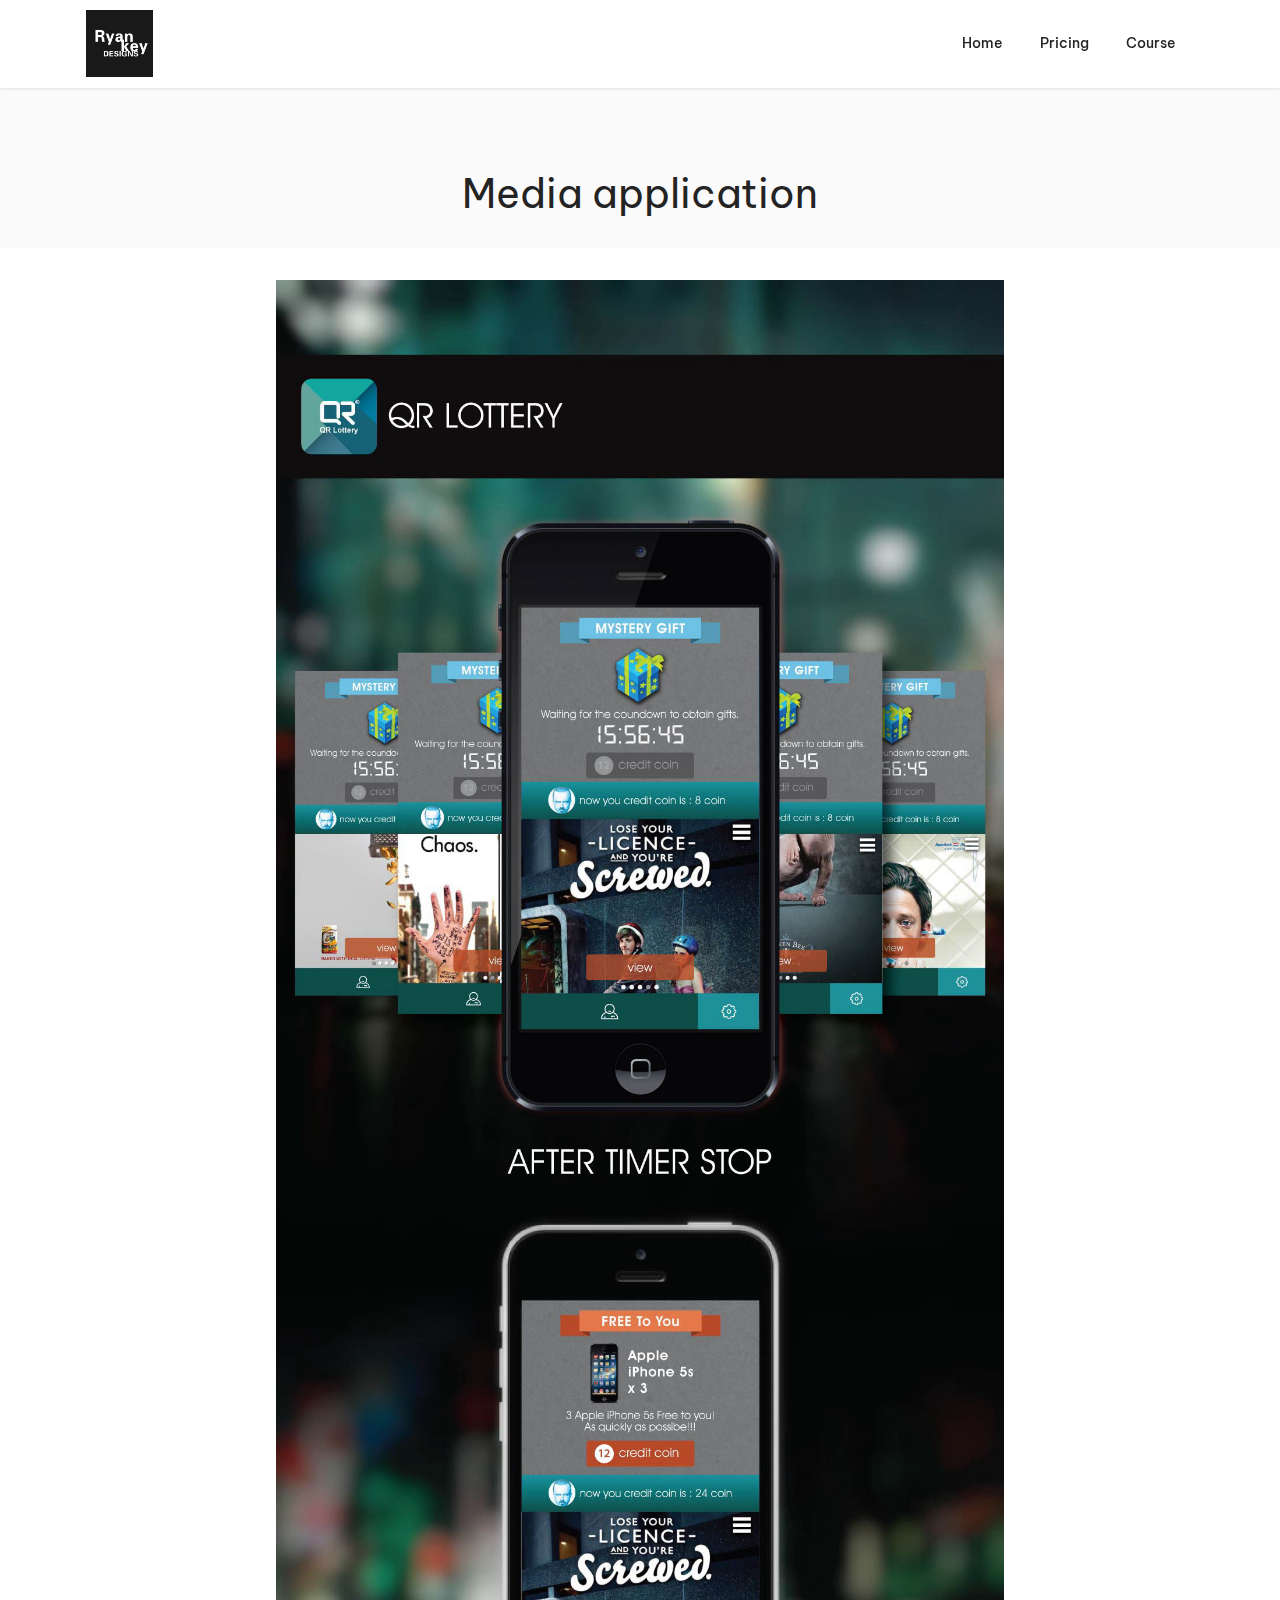
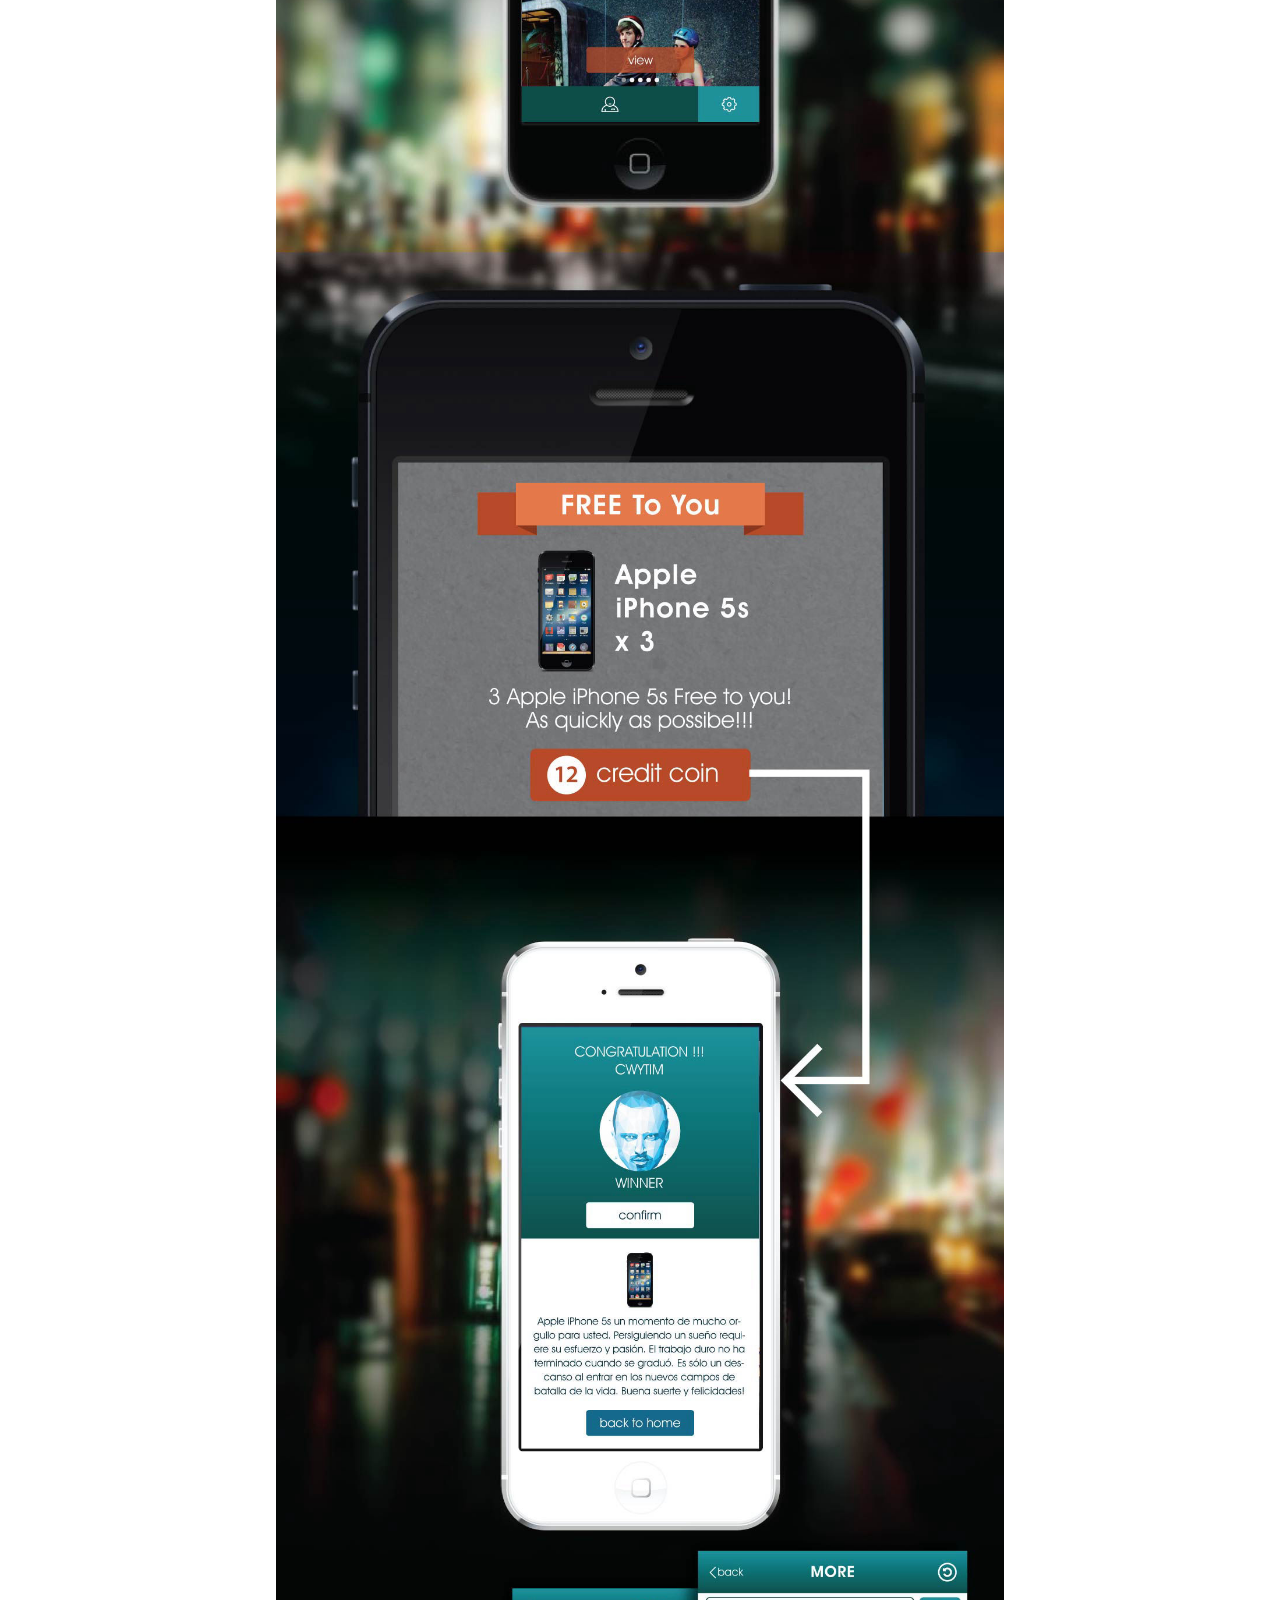
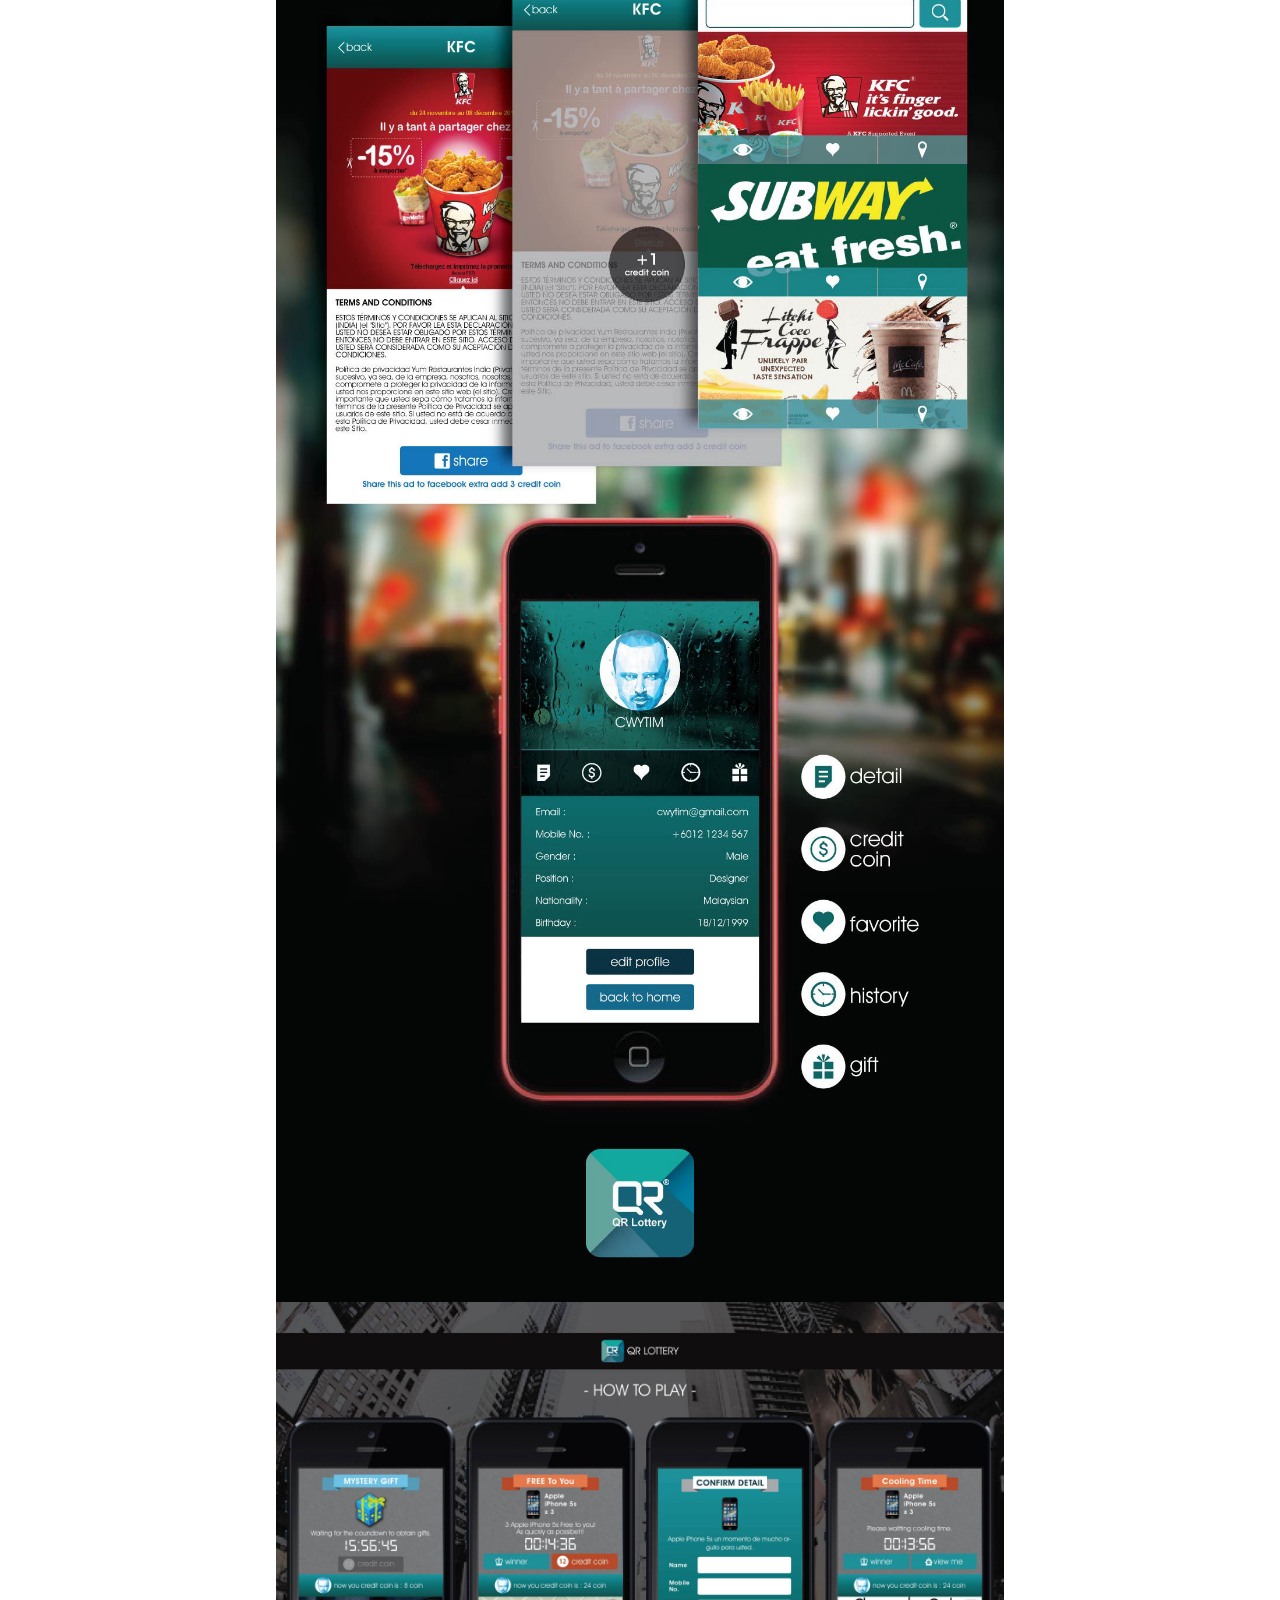
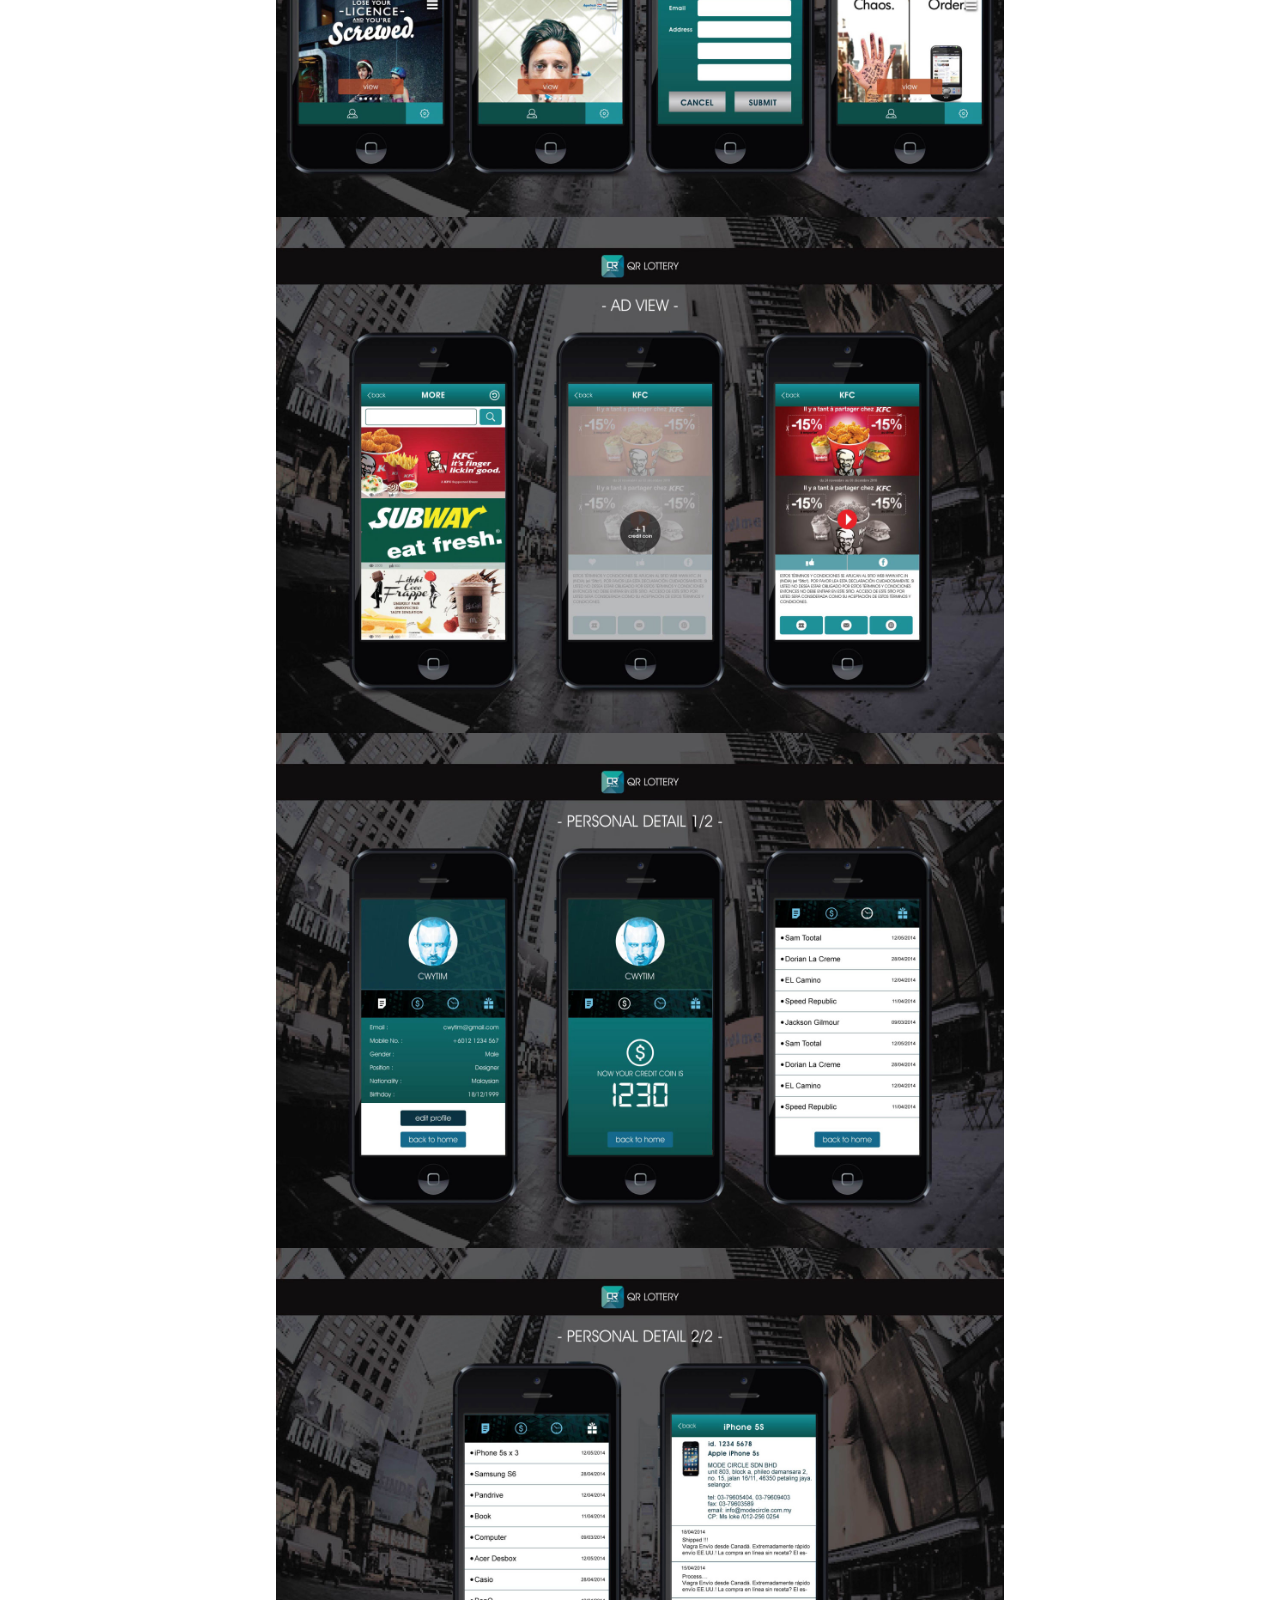
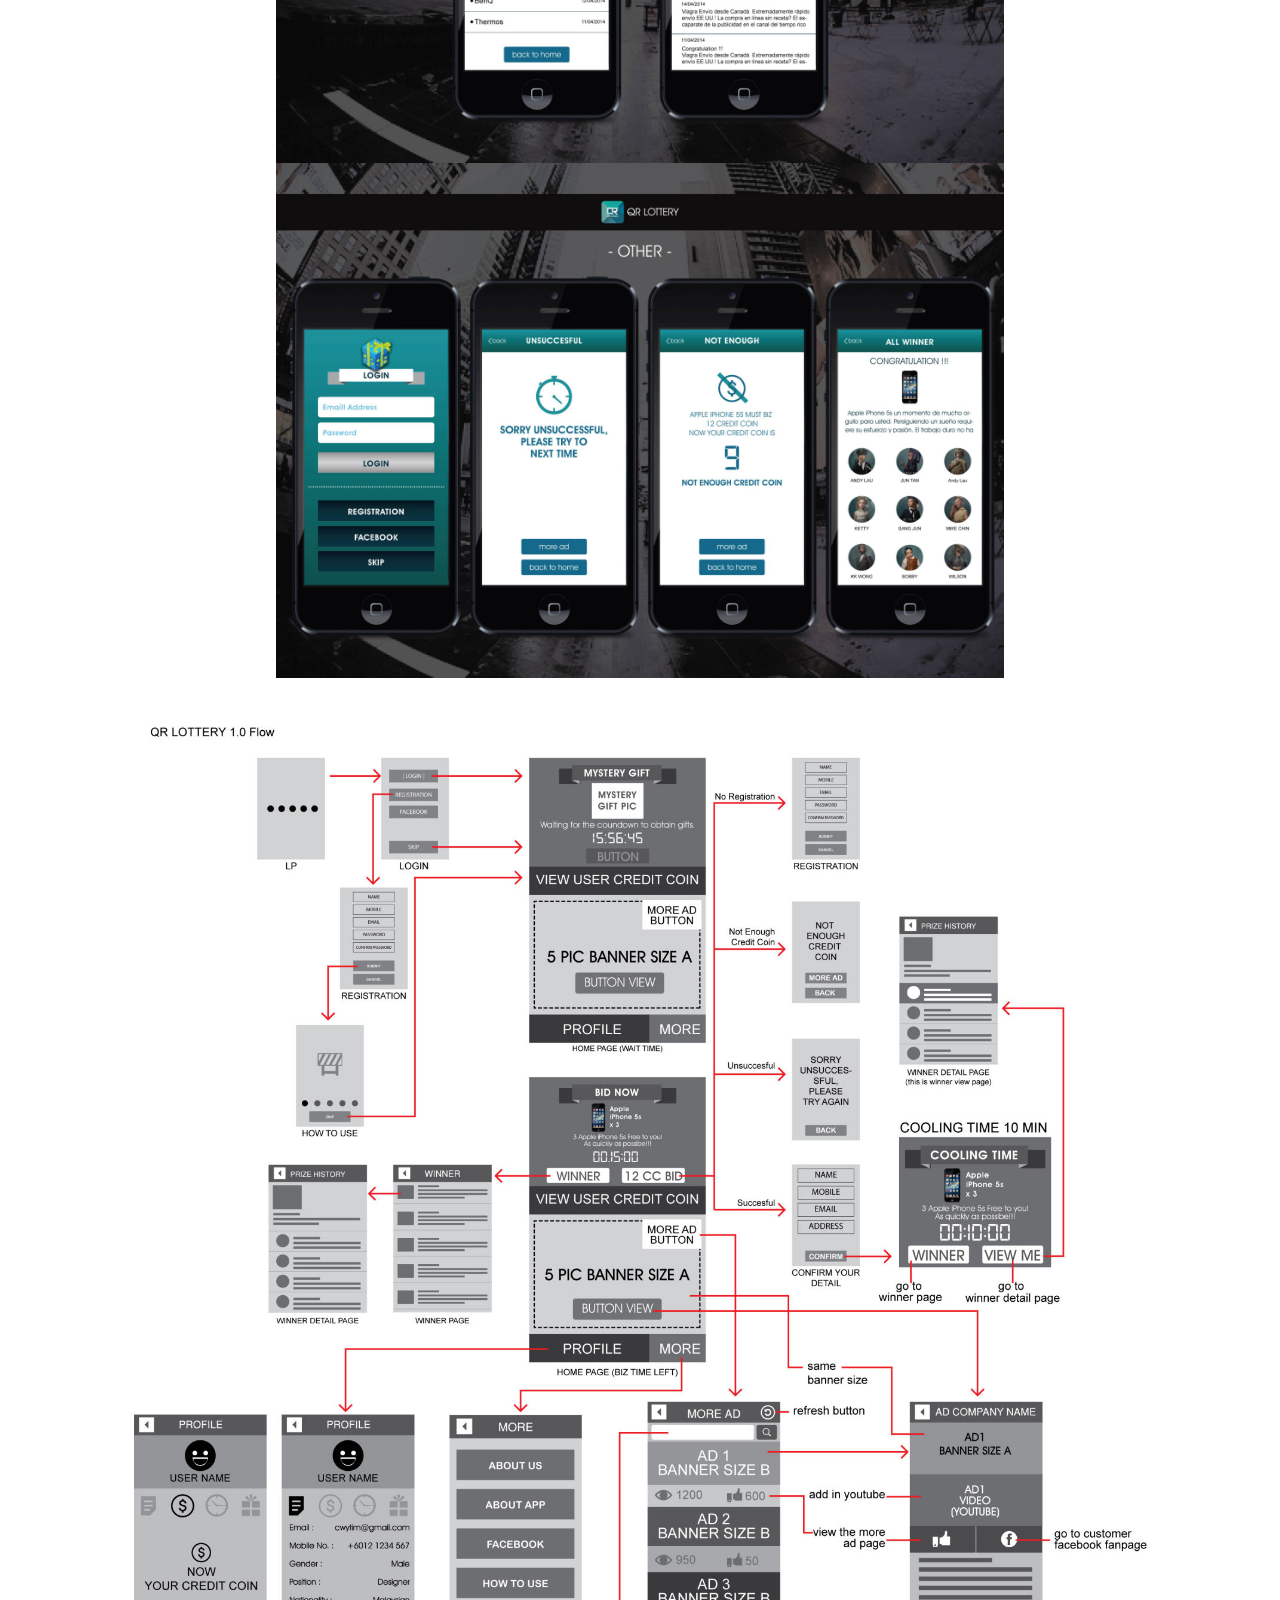
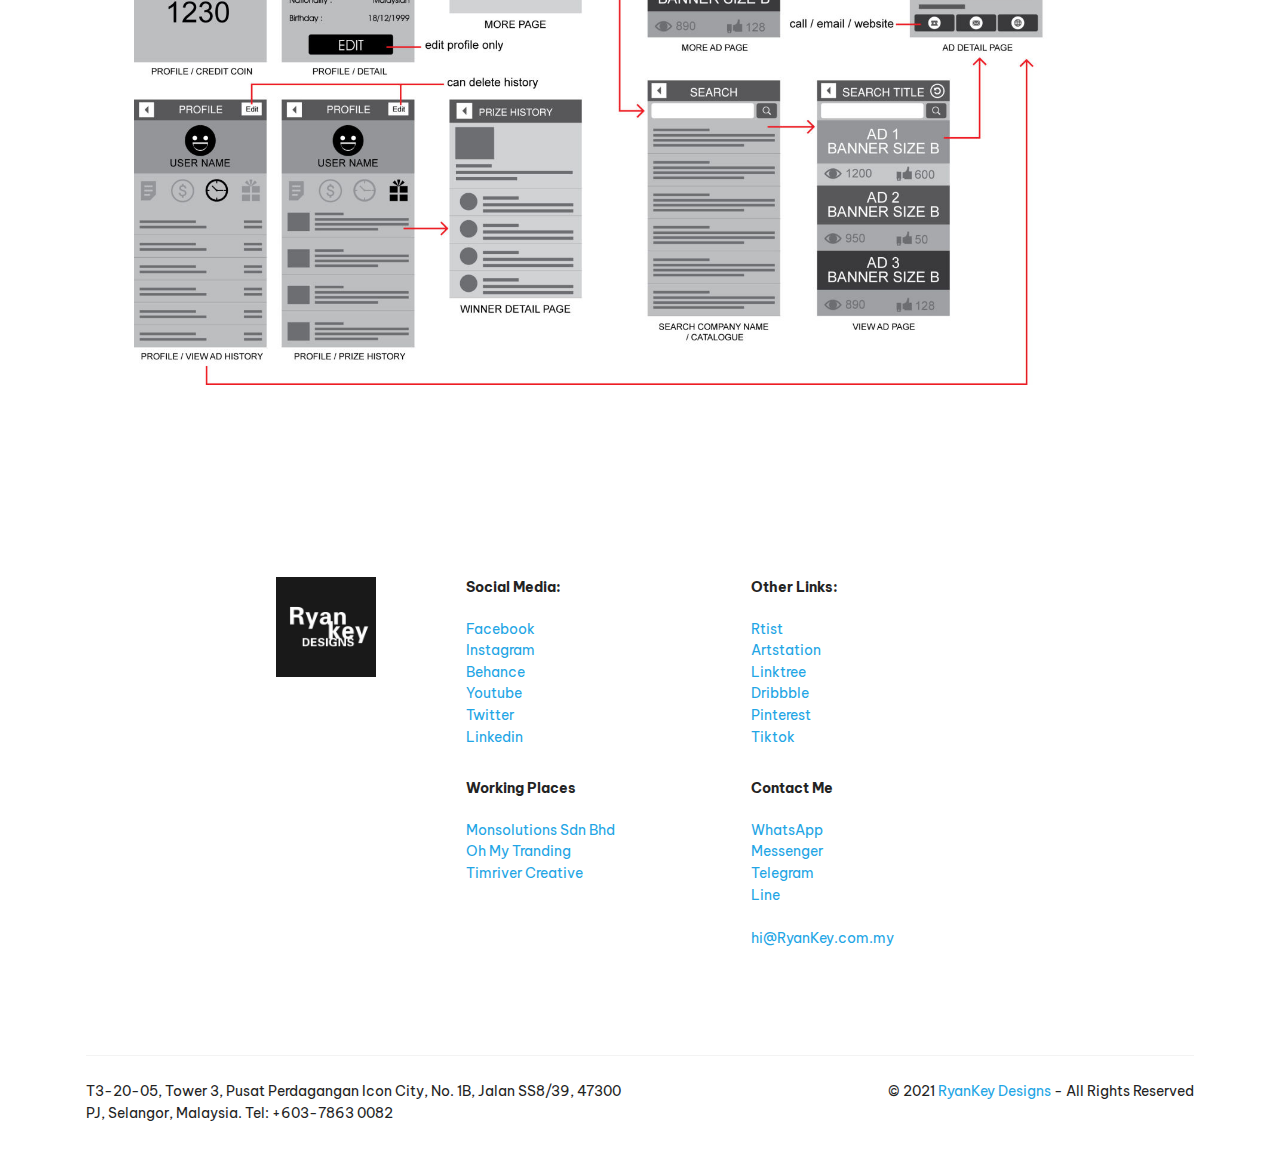
<file: mediaapp.html>
<!DOCTYPE html>
<html  >
<head>
  
  <meta charset="UTF-8">
  <meta http-equiv="X-UA-Compatible" content="IE=edge">
  
  <meta name="twitter:card" content="summary_large_image"/>
  <meta name="twitter:image:src" content="assets/images/mediaapp-meta.jpg">
  <meta property="og:image" content="assets/images/mediaapp-meta.jpg">
  <meta name="twitter:title" content="Media App | Ryankey Designs">
  <meta name="viewport" content="width=device-width, initial-scale=1, minimum-scale=1">
  <link rel="shortcut icon" href="assets/images/ryankey-logo-2-128x128.png" type="image/x-icon">
  <meta name="description" content="我是Ryan Key, 是Full-Time Freelancer, 主攻网页和手机应用程式(App)设计, 工作经验已经超过20年. My name is Ryan Key and Full-Time Freelancer. I mainly focus on Website and Mobile Application (App) design. I have more than 20 years of work experience. ">
  
  
  <title>Media App | Ryankey Designs</title>
  <link rel="stylesheet" href="assets/bootstrap/css/bootstrap.min.css">
  <link rel="stylesheet" href="assets/bootstrap/css/bootstrap-grid.min.css">
  <link rel="stylesheet" href="assets/bootstrap/css/bootstrap-reboot.min.css">
  <link rel="stylesheet" href="assets/dropdown/css/style.css">
  <link rel="stylesheet" href="assets/socicon/css/styles.css">
  <link rel="stylesheet" href="assets/theme/css/style.css">
  <link rel="stylesheet" href="assets/recaptcha.css">
  <link rel="preload" href="https://fonts.googleapis.com/css?family=Be+Vietnam:100,100i,300,300i,400,400i,500,500i,600,600i,700,700i,800,800i&display=swap" as="style" onload="this.onload=null;this.rel='stylesheet'">
  <noscript><link rel="stylesheet" href="https://fonts.googleapis.com/css?family=Be+Vietnam:100,100i,300,300i,400,400i,500,500i,600,600i,700,700i,800,800i&display=swap"></noscript>
  <link rel="preload" as="style" href="assets/mobirise/css/mbr-additional.css"><link rel="stylesheet" href="assets/mobirise/css/mbr-additional.css" type="text/css">
  
  
  
  <meta name="facebook-domain-verification" content="nxzx5c4468qxs3agfh67d1qzvzd35b" />

<!-- Facebook Pixel Code -->
<script>
!function(f,b,e,v,n,t,s)
{if(f.fbq)return;n=f.fbq=function(){n.callMethod?
n.callMethod.apply(n,arguments):n.queue.push(arguments)};
if(!f._fbq)f._fbq=n;n.push=n;n.loaded=!0;n.version='2.0';
n.queue=[];t=b.createElement(e);t.async=!0;
t.src=v;s=b.getElementsByTagName(e)[0];
s.parentNode.insertBefore(t,s)}(window, document,'script',
'https://connect.facebook.net/en_US/fbevents.js');
fbq('init', '317725159788207');
fbq('track', 'PageView');
</script>

<!-- Global site tag (gtag.js) - Google Analytics -->
<script async src="https://www.googletagmanager.com/gtag/js?id=G-NNSGCNJRPD"></script>
<script>
  window.dataLayer = window.dataLayer || [];
  function gtag(){dataLayer.push(arguments);}
  gtag('js', new Date());

  gtag('config', 'G-NNSGCNJRPD');
</script>

<noscript><img height="1" width="1" style="display:none"
src="https://www.facebook.com/tr?id=317725159788207&ev=PageView&noscript=1"
/></noscript>
<!-- End Facebook Pixel Code -->

<body oncontextmenu="return false" onselectstart="return false" ondragstart="return false">

<script language=javascript>
function click() {if (event.button==2) {alert('You are not allowed to peek!');}}document.onmousedown=click
</script>

<script>
/*function check(e)
{
alert(e.keyCode);
}*/
document.onkeydown = function(e) {
if (e.ctrlKey && (e.keyCode === 67 || e.keyCode === 86 || e.keyCode === 85 || e.keyCode === 117)) {//Alt+c, Alt+v will also be disabled sadly.
alert('Danger!!! Your computer maybe have invaded a virus! Please solve it as soon as possible!');
}
return false;
};
</script>

</head>
<body>
  <!-- Messenger 聊天插件 Code -->
    <div id="fb-root"></div>

    <!-- Your 聊天插件 code -->
    <div id="fb-customer-chat" class="fb-customerchat">
    </div>

    <script>
      var chatbox = document.getElementById('fb-customer-chat');
      chatbox.setAttribute("page_id", "102419668157632");
      chatbox.setAttribute("attribution", "biz_inbox");

      window.fbAsyncInit = function() {
        FB.init({
          xfbml            : true,
          version          : 'v11.0'
        });
      };

      (function(d, s, id) {
        var js, fjs = d.getElementsByTagName(s)[0];
        if (d.getElementById(id)) return;
        js = d.createElement(s); js.id = id;
        js.src = 'https://connect.facebook.net/zh_CN/sdk/xfbml.customerchat.js';
        fjs.parentNode.insertBefore(js, fjs);
      }(document, 'script', 'facebook-jssdk'));
    </script>
  <section data-bs-version="5.1" class="menu menu1 cid-sFWITDlSIK" once="menu" id="menu1-20">
    

    <nav class="navbar navbar-dropdown navbar-fixed-top navbar-expand-lg">
        <div class="container">
            <div class="navbar-brand">
                <span class="navbar-logo">
                    
                        <a href="index.html#top"><img src="assets/images/ryankey-logo-240x240.jpg" alt="logo_ryankey" style="height: 4.2rem;"></a>
                    
                </span>
                
            </div>
            <button class="navbar-toggler" type="button" data-toggle="collapse" data-bs-toggle="collapse" data-target="#navbarSupportedContent" data-bs-target="#navbarSupportedContent" aria-controls="navbarNavAltMarkup" aria-expanded="false" aria-label="Toggle navigation">
                <div class="hamburger">
                    <span></span>
                    <span></span>
                    <span></span>
                    <span></span>
                </div>
            </button>
            <div class="collapse navbar-collapse" id="navbarSupportedContent">
                <ul class="navbar-nav nav-dropdown nav-right" data-app-modern-menu="true"><li class="nav-item"><a class="nav-link link text-black text-primary display-4" href="index.html#top">Home</a></li><li class="nav-item"><a class="nav-link link text-black text-primary display-4" href="https://ryankeydesigns.github.io/pricing/index.html" target="_blank">Pricing</a></li><li class="nav-item"><a class="nav-link link text-black text-primary display-4" href="https://ryankeydesigns.github.io/webcourse/" target="_blank">Course</a></li></ul>
                
                
            </div>
        </div>
    </nav>
</section>

<section data-bs-version="5.1" class="content4 cid-sFWITELFuS" id="content4-21">
    
    
    <div class="container">
        <div class="row justify-content-center">
            <div class="title col-md-12 col-lg-10">
                <h3 class="mbr-section-title mbr-fonts-style align-center mb-4 display-2">Media application</h3>
                
                
            </div>
        </div>
    </div>
</section>

<section data-bs-version="5.1" class="image4 cid-sFWITFRiZp" id="image4-22">
    

    

    <div class="container">
        <div class="row justify-content-center">
            <div class="col-12 col-lg-8">                
                
                <div class="image-wrapper">
                    <img src="assets/images/design-1-1250x7250.jpg" alt="">
                    
                </div>
            </div>
        </div>
    </div>
</section>

<section data-bs-version="5.1" class="image4 cid-sFWShfDEhv" id="image4-30">
    

    

    <div class="container">
        <div class="row justify-content-center">
            <div class="col-12 col-lg-8">                
                
                <div class="image-wrapper">
                    <img src="assets/images/design-a3-1-1696x1200.jpg" alt="media_app">
                    
                </div>
            </div>
        </div>
    </div>
</section>

<section data-bs-version="5.1" class="image4 cid-sFWSgr1kG4" id="image4-2z">
    

    

    <div class="container">
        <div class="row justify-content-center">
            <div class="col-12 col-lg-8">                
                
                <div class="image-wrapper">
                    <img src="assets/images/design-a3-2-1696x1200.jpg" alt="media_app">
                    
                </div>
            </div>
        </div>
    </div>
</section>

<section data-bs-version="5.1" class="image4 cid-sFWSvZgE6t" id="image4-32">
    

    

    <div class="container">
        <div class="row justify-content-center">
            <div class="col-12 col-lg-8">                
                
                <div class="image-wrapper">
                    <img src="assets/images/design-a3-3-1696x1200.jpg" alt="media_app">
                    
                </div>
            </div>
        </div>
    </div>
</section>

<section data-bs-version="5.1" class="image4 cid-sFWSwOIbcu" id="image4-33">
    

    

    <div class="container">
        <div class="row justify-content-center">
            <div class="col-12 col-lg-8">                
                
                <div class="image-wrapper">
                    <img src="assets/images/design-a3-4-1696x1200.jpg" alt="media_app">
                    
                </div>
            </div>
        </div>
    </div>
</section>

<section data-bs-version="5.1" class="image4 cid-sFWSuYOf4x" id="image4-31">
    

    

    <div class="container">
        <div class="row justify-content-center">
            <div class="col-12 col-lg-8">                
                
                <div class="image-wrapper">
                    <img src="assets/images/design-a3-5-1696x1200.jpg" alt="media_app">
                    
                </div>
            </div>
        </div>
    </div>
</section>

<section data-bs-version="5.1" class="image4 cid-sFWITIAjjE" id="image4-25">
    

    

    <div class="container">
        <div class="row justify-content-center">
            <div class="col-12 col-lg-11">                
                
                <div class="image-wrapper">
                    <img src="assets/images/qr-lottery-1.0-flow-1696x2108.jpg" alt="Media_app_flow">
                    
                </div>
            </div>
        </div>
    </div>
</section>

<div class="modal mbr-popup cid-sKyuSbm9yf fade" tabindex="-1" role="dialog" data-overlay-color="#000000" data-overlay-opacity="0.8" id="mbr-popup-3n" aria-hidden="true">
        <div class="modal-dialog modal-dialog-centered" role="document">
            <div class="modal-content">
                <div class="modal-header pb-0">
                    <h5 class="modal-title mbr-fonts-style display-7"><strong>Find me</strong><br></h5>
                    <button type="button" class="close" data-dismiss="modal" data-bs-dismiss="modal" aria-label="Close">
                        <svg version="1.1" xmlns="http://www.w3.org/2000/svg" width="32" height="32" viewBox="0 0 32 32" fill="currentColor">
                            <path d="M13.4 12l10.3 10.3-1.4 1.4L12 13.4 1.7 23.7.3 22.3 10.6 12 .3 1.7 1.7.3 12 10.6 22.3.3l1.4 1.4L13.4 12z"></path>
                        </svg>
                    </button>
                </div>

                <div class="modal-body">
                    <p class="mbr-text mbr-fonts-style display-5"><strong>line id: ryanke29</strong></p>

                    <div>
                        <div class="card-img mbr-figure">
                            <img src="assets/images/whatsapp-image-2021-10-01-at-11.17.48-am-615x615.jpg" alt="LINE_QR">
                        </div>
                            

                            
                        </div>
                    </div>

                    <div class="modal-footer">
                        <div class="mbr-section-btn"><a class="btn btn-md btn-primary display-4" href="https://line.me/ti/p/XManpnkAjZ" target="_blank">LINE ID Link</a></div>
                    </div>
                </div>
            </div>
        </div>

<section data-bs-version="5.1" class="footer1 cid-sFWITKdAqh" id="footer1-27">

    

    

    <div class="container">
        <div class="row justify-content-center">
            <div class="col-md-6 wrap order-0 col-lg-2">
               
                 <img class="logo__image" src="assets/images/ryankey-logo-240x240.jpeg" alt="logo_ryan_key_designs" title="">
            </div>
            <div class="col-md-6 wrap col-lg-3">
                <div class="footer__content">
                    <h4 class="mbr-fonts-style mbr-semibold title__address display-4"><strong>Social Media:&nbsp;</strong></h4>
                    <p class="work__address mbr-fonts-style display-4"><a href="https://www.facebook.com/ryankeydesigns/" class="text-primary">Facebook</a><br><strong><a href="https://www.instagram.com/ryankeydesigns/" class="text-primary" target="_blank">Instagram</a><br></strong><a href="https://www.behance.net/ryankey2020" class="text-primary" target="_blank">Behance</a>&nbsp;<br><a href="https://www.youtube.com/channel/UC621eKsDOzTxRe23v6VDz3w" class="text-primary" target="_blank">Youtube</a>&nbsp;<br><a href="https://twitter.com/home" class="text-primary" target="_blank">Twitter</a>&nbsp;<br><a href="https://www.linkedin.com/feed/?trk=onboarding-landing" class="text-primary" target="_blank">Linkedin</a>&nbsp;<a href="https://www.linkedin.com/feed/?trk=onboarding-landing" class="text-primary" target="_blank"><br></a></p>
                </div>
                <div class="footer__content">
                    <h4 class="mbr-fonts-style mbr-semibold title__address display-4"><strong>Working Places</strong></h4>
                    <p class="work__address mbr-fonts-style display-4"><a href="https://monsolution.com/" class="text-primary" target="_blank">Monsolutions Sdn Bhd
</a><br><a href="http://ohmy.com.my/graphicdesigns/about_us.html" class="text-primary" target="_blank">Oh My Tranding
</a><br><a href="https://timriver.com/" class="text-primary" target="_blank">Timriver Creative</a></p>
                </div>
            </div>
            <div class="col-md-6 wrap col-lg-3">
                <div class="footer__content">
                    <h4 class="mbr-fonts-style mbr-semibold title__address display-4"><strong>Other Links:&nbsp;</strong></h4>
                    <p class="work__address mbr-fonts-style display-4"><a href="https://www.rtist.com.my/ryankey" class="text-primary" target="_blank">Rtist</a>&nbsp;<br><a href="https://www.artstation.com/ryankeydesigns" class="text-primary" target="_blank">Artstation</a>&nbsp;<br><a href="https://linktr.ee/Ryankey" class="text-primary" target="_blank">Linktree&nbsp;</a><br><a href="https://dribbble.com/RyanKey" class="text-primary" target="_blank">Dribbble</a><br><a href="https://www.pinterest.com/RyanKeyDesigns/_saved/" class="text-primary" target="_blank">Pinterest</a>&nbsp;<br><a href="https://www.tiktok.com/@29ryankey" class="text-primary" target="_blank">Tiktok&nbsp;</a></p>
                </div>
                <div class="footer__content">
                    <h4 class="mbr-fonts-style mbr-semibold title__address display-4"><strong>Contact Me</strong></h4>
                    <p class="work__address mbr-fonts-style display-4"><a href="https://wa.me/60127740280" class="text-primary" target="_blank">WhatsApp</a><br><a href="http://m.me/ryankeydesigns" class="text-primary" target="_blank">Messenger</a><br><a href="https://t.me//Ryankey29" class="text-primary" target="_blank">Telegram</a><br><a href="#" class="text-primary" data-toggle="modal" data-bs-toggle="modal" data-target="#mbr-popup-3n" data-bs-target="#mbr-popup-3n">Line</a><br><br><a href="mailto:hi@RyanKey.com.my" class="text-primary">hi@RyanKey.com.my</a></p>
                </div>
            </div>
             
            
            
            </div>
            <div class="divider"></div>
            <div class="row align-items-baseline">
                <div class="col-md-6">
                     <p class="privacy mbr-fonts-style align-left display-4">T3-20-05, Tower 3, Pusat Perdagangan Icon City, No. 1B, Jalan SS8/39, 47300 PJ, Selangor, Malaysia. Tel: +603-7863 0082<br></p>
                </div>
                <div class="col-md-6">
                     <p class="privacy mbr-fonts-style align-right display-4">© 2021 <a href="https://ryankey.com.my/" class="text-primary" target="_blank">RyanKey Designs</a> - All Rights Reserved</p>
                </div>
            </div>
        </div>
                
</section>


<script src="assets/bootstrap/js/bootstrap.bundle.min.js"></script>
  <script src="assets/smoothscroll/smooth-scroll.js"></script>
  <script src="assets/ytplayer/index.js"></script>
  <script src="assets/dropdown/js/navbar-dropdown.js"></script>
  <script src="assets/popup-plugin/script.js"></script>
  <script src="assets/popup-overlay-plugin/script.js"></script>
  <script src="assets/theme/js/script.js"></script>
  <script src="assets/formoid.min.js"></script>
  
  
  

</body>
</html>
</file>
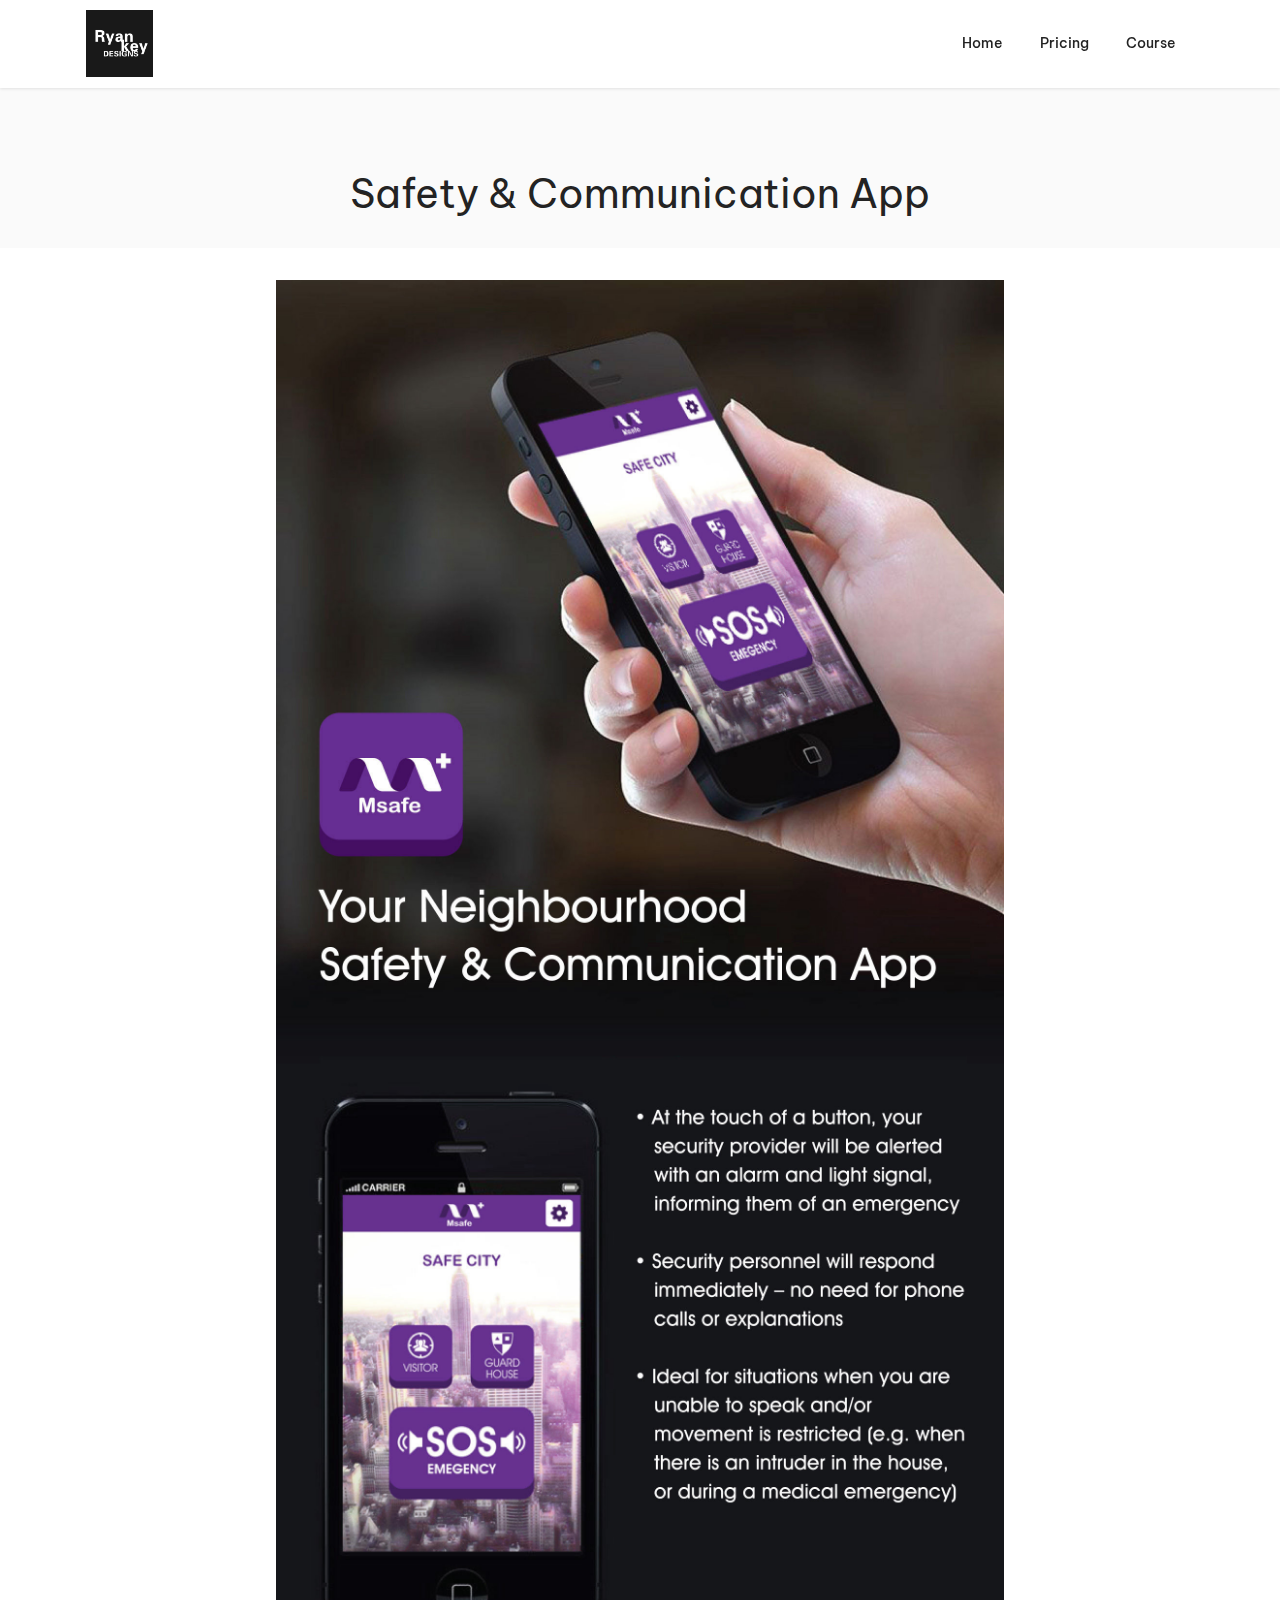
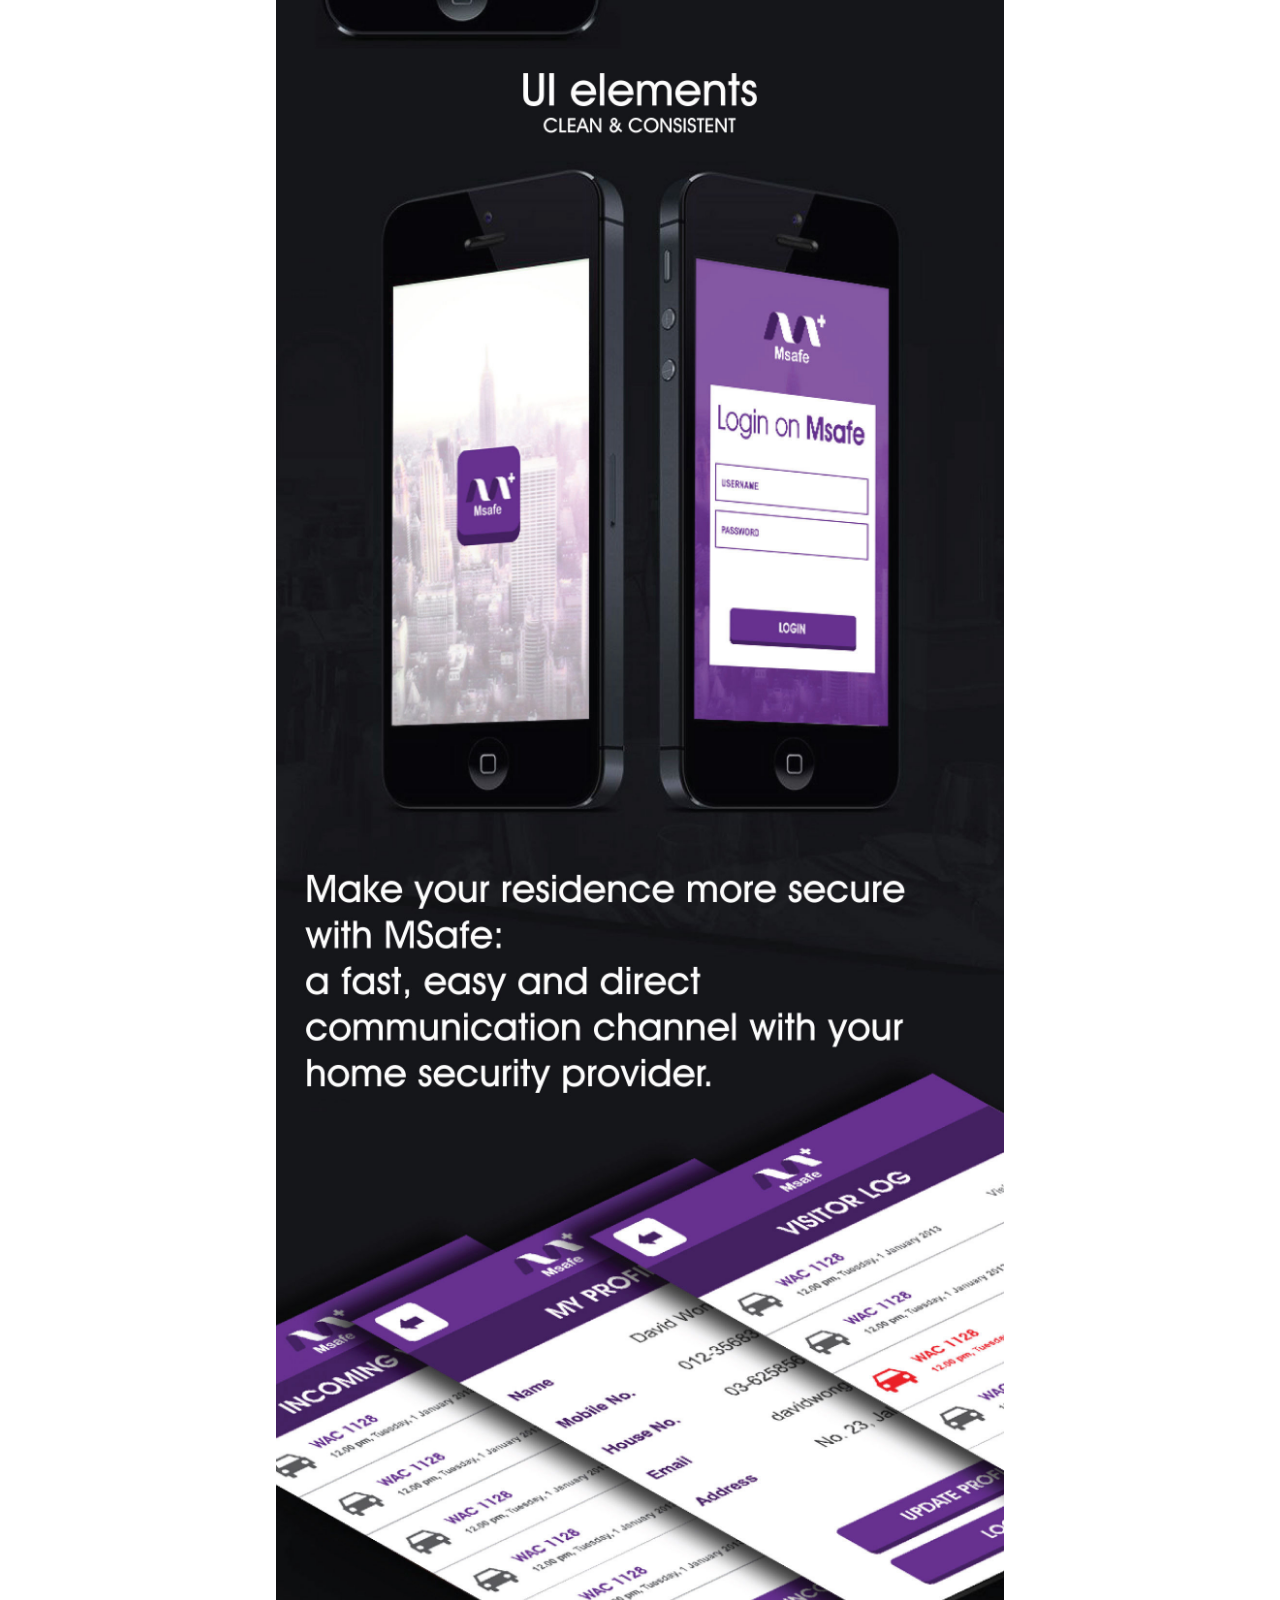
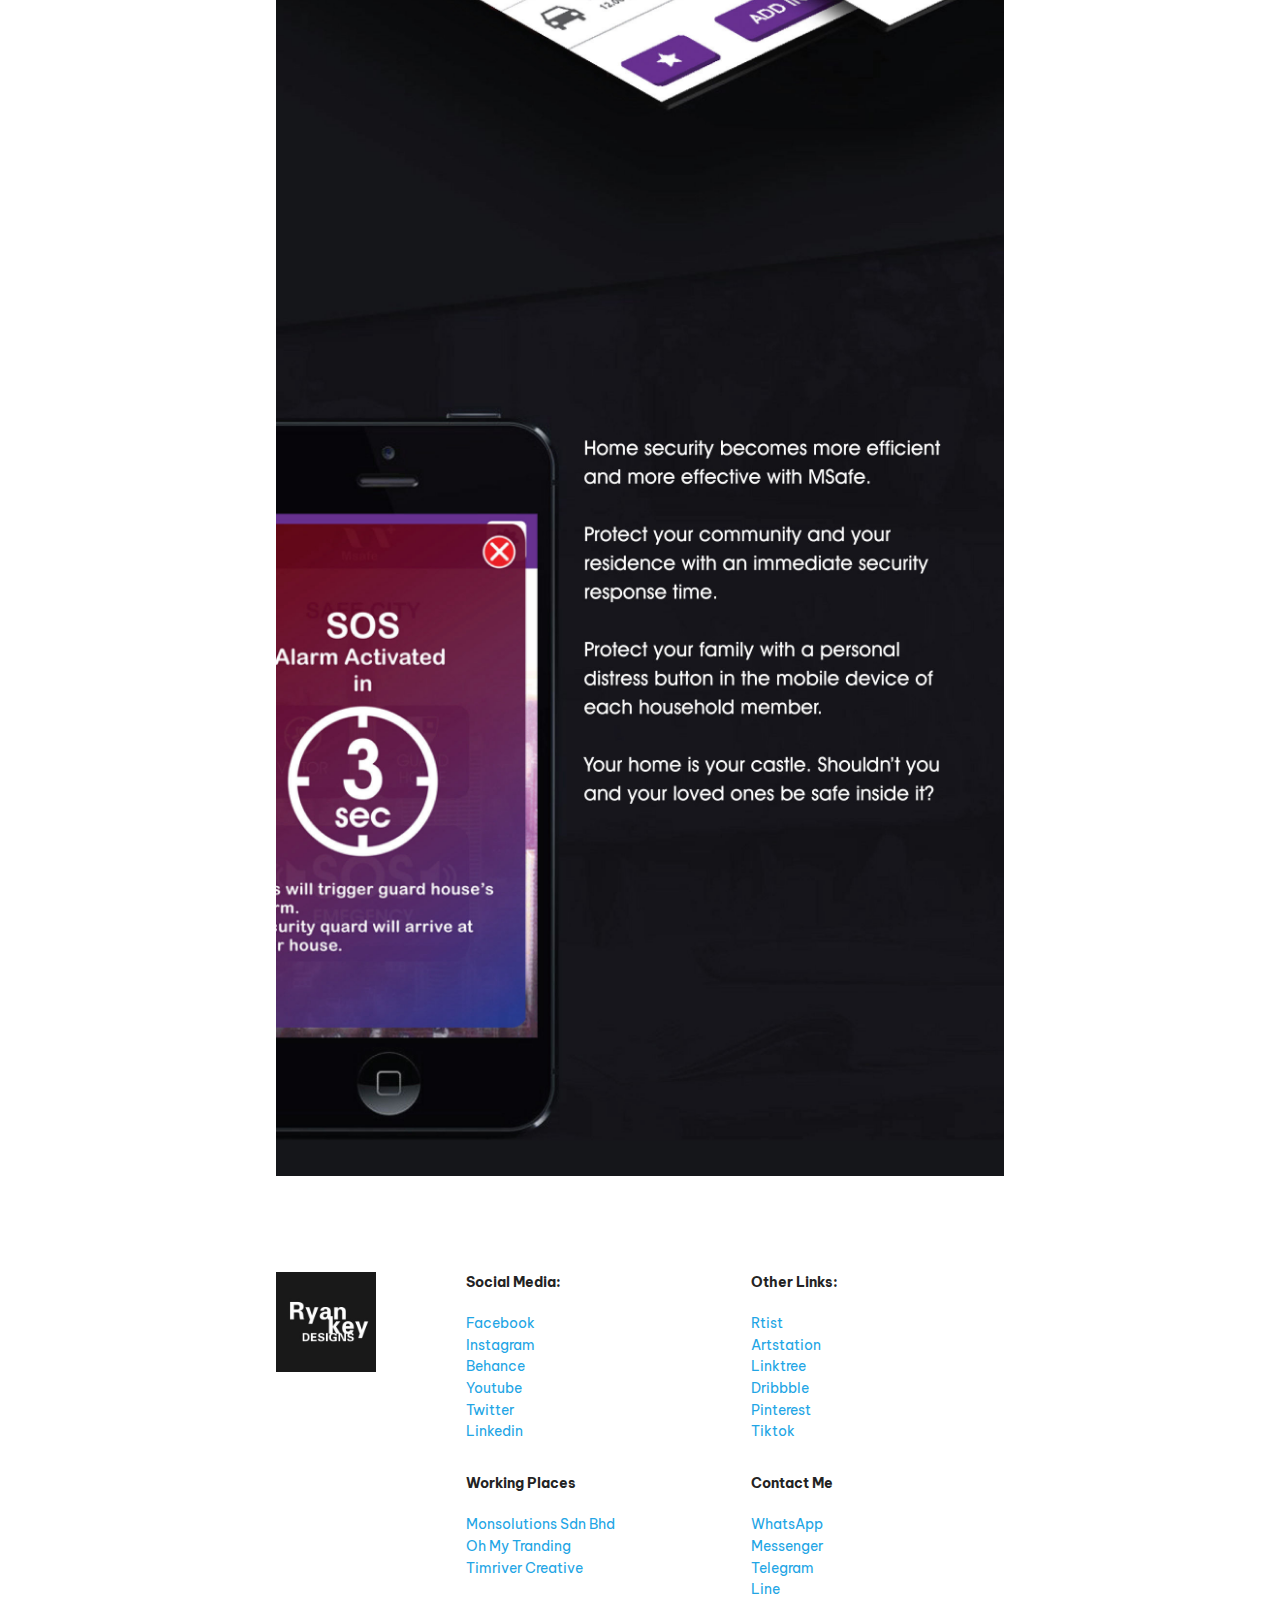
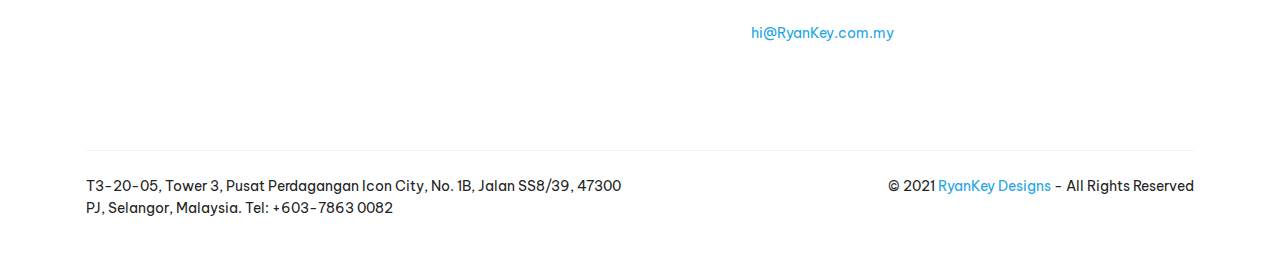
<file: page4.html>
<!DOCTYPE html>
<html  >
<head>
  
  <meta charset="UTF-8">
  <meta http-equiv="X-UA-Compatible" content="IE=edge">
  
  <meta name="twitter:card" content="summary_large_image"/>
  <meta name="twitter:image:src" content="assets/images/page4-meta.jpg">
  <meta property="og:image" content="assets/images/page4-meta.jpg">
  <meta name="twitter:title" content="Safety & Communication App | Ryankey Designs">
  <meta name="viewport" content="width=device-width, initial-scale=1, minimum-scale=1">
  <link rel="shortcut icon" href="assets/images/ryankey-logo-2-128x128.png" type="image/x-icon">
  <meta name="description" content="我是Ryan Key, 是Full-Time Freelancer, 主攻网页和手机应用程式(App)设计, 工作经验已经超过20年. My name is Ryan Key and Full-Time Freelancer. I mainly focus on Website and Mobile Application (App) design. I have more than 20 years of work experience. ">
  
  
  <title>Safety & Communication App | Ryankey Designs</title>
  <link rel="stylesheet" href="assets/bootstrap/css/bootstrap.min.css">
  <link rel="stylesheet" href="assets/bootstrap/css/bootstrap-grid.min.css">
  <link rel="stylesheet" href="assets/bootstrap/css/bootstrap-reboot.min.css">
  <link rel="stylesheet" href="assets/dropdown/css/style.css">
  <link rel="stylesheet" href="assets/socicon/css/styles.css">
  <link rel="stylesheet" href="assets/theme/css/style.css">
  <link rel="stylesheet" href="assets/recaptcha.css">
  <link rel="preload" href="https://fonts.googleapis.com/css?family=Be+Vietnam:100,100i,300,300i,400,400i,500,500i,600,600i,700,700i,800,800i&display=swap" as="style" onload="this.onload=null;this.rel='stylesheet'">
  <noscript><link rel="stylesheet" href="https://fonts.googleapis.com/css?family=Be+Vietnam:100,100i,300,300i,400,400i,500,500i,600,600i,700,700i,800,800i&display=swap"></noscript>
  <link rel="preload" as="style" href="assets/mobirise/css/mbr-additional.css"><link rel="stylesheet" href="assets/mobirise/css/mbr-additional.css" type="text/css">
  
  
  
  <meta name="facebook-domain-verification" content="nxzx5c4468qxs3agfh67d1qzvzd35b" />

<!-- Facebook Pixel Code -->
<script>
!function(f,b,e,v,n,t,s)
{if(f.fbq)return;n=f.fbq=function(){n.callMethod?
n.callMethod.apply(n,arguments):n.queue.push(arguments)};
if(!f._fbq)f._fbq=n;n.push=n;n.loaded=!0;n.version='2.0';
n.queue=[];t=b.createElement(e);t.async=!0;
t.src=v;s=b.getElementsByTagName(e)[0];
s.parentNode.insertBefore(t,s)}(window, document,'script',
'https://connect.facebook.net/en_US/fbevents.js');
fbq('init', '317725159788207');
fbq('track', 'PageView');
</script>

<!-- Global site tag (gtag.js) - Google Analytics -->
<script async src="https://www.googletagmanager.com/gtag/js?id=G-NNSGCNJRPD"></script>
<script>
  window.dataLayer = window.dataLayer || [];
  function gtag(){dataLayer.push(arguments);}
  gtag('js', new Date());

  gtag('config', 'G-NNSGCNJRPD');
</script>

<noscript><img height="1" width="1" style="display:none"
src="https://www.facebook.com/tr?id=317725159788207&ev=PageView&noscript=1"
/></noscript>
<!-- End Facebook Pixel Code -->

<body oncontextmenu="return false" onselectstart="return false" ondragstart="return false">

<script language=javascript>
function click() {if (event.button==2) {alert('You are not allowed to peek!');}}document.onmousedown=click
</script>

<script>
/*function check(e)
{
alert(e.keyCode);
}*/
document.onkeydown = function(e) {
if (e.ctrlKey && (e.keyCode === 67 || e.keyCode === 86 || e.keyCode === 85 || e.keyCode === 117)) {//Alt+c, Alt+v will also be disabled sadly.
alert('Danger!!! Your computer maybe have invaded a virus! Please solve it as soon as possible!');
}
return false;
};
</script>

</head>
<body>
  <!-- Messenger 聊天插件 Code -->
    <div id="fb-root"></div>

    <!-- Your 聊天插件 code -->
    <div id="fb-customer-chat" class="fb-customerchat">
    </div>

    <script>
      var chatbox = document.getElementById('fb-customer-chat');
      chatbox.setAttribute("page_id", "102419668157632");
      chatbox.setAttribute("attribution", "biz_inbox");

      window.fbAsyncInit = function() {
        FB.init({
          xfbml            : true,
          version          : 'v11.0'
        });
      };

      (function(d, s, id) {
        var js, fjs = d.getElementsByTagName(s)[0];
        if (d.getElementById(id)) return;
        js = d.createElement(s); js.id = id;
        js.src = 'https://connect.facebook.net/zh_CN/sdk/xfbml.customerchat.js';
        fjs.parentNode.insertBefore(js, fjs);
      }(document, 'script', 'facebook-jssdk'));
    </script>
  <section data-bs-version="5.1" class="menu menu1 cid-sFWIU3Uw6q" once="menu" id="menu1-28">
    

    <nav class="navbar navbar-dropdown navbar-fixed-top navbar-expand-lg">
        <div class="container">
            <div class="navbar-brand">
                <span class="navbar-logo">
                    
                        <a href="index.html#top"><img src="assets/images/ryankey-logo-240x240.jpg" alt="logo_ryankey" style="height: 4.2rem;"></a>
                    
                </span>
                
            </div>
            <button class="navbar-toggler" type="button" data-toggle="collapse" data-bs-toggle="collapse" data-target="#navbarSupportedContent" data-bs-target="#navbarSupportedContent" aria-controls="navbarNavAltMarkup" aria-expanded="false" aria-label="Toggle navigation">
                <div class="hamburger">
                    <span></span>
                    <span></span>
                    <span></span>
                    <span></span>
                </div>
            </button>
            <div class="collapse navbar-collapse" id="navbarSupportedContent">
                <ul class="navbar-nav nav-dropdown nav-right" data-app-modern-menu="true"><li class="nav-item"><a class="nav-link link text-black text-primary display-4" href="index.html#top">Home</a></li><li class="nav-item"><a class="nav-link link text-black text-primary display-4" href="https://ryankeydesigns.github.io/pricing/index.html" target="_blank">Pricing</a></li><li class="nav-item"><a class="nav-link link text-black text-primary display-4" href="https://ryankeydesigns.github.io/webcourse/" target="_blank">Course</a></li></ul>
                
                
            </div>
        </div>
    </nav>
</section>

<section data-bs-version="5.1" class="content4 cid-sFWIU54zOK" id="content4-29">
    
    
    <div class="container">
        <div class="row justify-content-center">
            <div class="title col-md-12 col-lg-10">
                <h3 class="mbr-section-title mbr-fonts-style align-center mb-4 display-2">Safety &amp; Communication App</h3>
                
                
            </div>
        </div>
    </div>
</section>

<section data-bs-version="5.1" class="image4 cid-sFWIU5YHoI" id="image4-2a">
    

    

    <div class="container">
        <div class="row justify-content-center">
            <div class="col-12 col-lg-8">                
                
                <div class="image-wrapper">
                    <img src="assets/images/new-design-1-1502x8450.jpg" alt="Safety &amp; Communication App">
                    
                </div>
            </div>
        </div>
    </div>
</section>

<div class="modal mbr-popup cid-sKyuSbl3eq fade" tabindex="-1" role="dialog" data-overlay-color="#000000" data-overlay-opacity="0.8" id="mbr-popup-3n" aria-hidden="true">
        <div class="modal-dialog modal-dialog-centered" role="document">
            <div class="modal-content">
                <div class="modal-header pb-0">
                    <h5 class="modal-title mbr-fonts-style display-7"><strong>Find me</strong><br></h5>
                    <button type="button" class="close" data-dismiss="modal" data-bs-dismiss="modal" aria-label="Close">
                        <svg version="1.1" xmlns="http://www.w3.org/2000/svg" width="32" height="32" viewBox="0 0 32 32" fill="currentColor">
                            <path d="M13.4 12l10.3 10.3-1.4 1.4L12 13.4 1.7 23.7.3 22.3 10.6 12 .3 1.7 1.7.3 12 10.6 22.3.3l1.4 1.4L13.4 12z"></path>
                        </svg>
                    </button>
                </div>

                <div class="modal-body">
                    <p class="mbr-text mbr-fonts-style display-5"><strong>line id: ryanke29</strong></p>

                    <div>
                        <div class="card-img mbr-figure">
                            <img src="assets/images/whatsapp-image-2021-10-01-at-11.17.48-am-615x615.jpg" alt="LINE_QR">
                        </div>
                            

                            
                        </div>
                    </div>

                    <div class="modal-footer">
                        <div class="mbr-section-btn"><a class="btn btn-md btn-primary display-4" href="https://line.me/ti/p/XManpnkAjZ" target="_blank">LINE ID Link</a></div>
                    </div>
                </div>
            </div>
        </div>

<section data-bs-version="5.1" class="footer1 cid-sFWIUalgVk" id="footer1-2f">

    

    

    <div class="container">
        <div class="row justify-content-center">
            <div class="col-md-6 wrap order-0 col-lg-2">
               
                 <img class="logo__image" src="assets/images/ryankey-logo-240x240.jpeg" alt="logo_ryan_key_designs" title="">
            </div>
            <div class="col-md-6 wrap col-lg-3">
                <div class="footer__content">
                    <h4 class="mbr-fonts-style mbr-semibold title__address display-4"><strong>Social Media:&nbsp;</strong></h4>
                    <p class="work__address mbr-fonts-style display-4"><a href="https://www.facebook.com/ryankeydesigns/" class="text-primary">Facebook</a><br><strong><a href="https://www.instagram.com/ryankeydesigns/" class="text-primary" target="_blank">Instagram</a><br></strong><a href="https://www.behance.net/ryankey2020" class="text-primary" target="_blank">Behance</a>&nbsp;<br><a href="https://www.youtube.com/channel/UC621eKsDOzTxRe23v6VDz3w" class="text-primary" target="_blank">Youtube</a>&nbsp;<br><a href="https://twitter.com/home" class="text-primary" target="_blank">Twitter</a>&nbsp;<br><a href="https://www.linkedin.com/feed/?trk=onboarding-landing" class="text-primary" target="_blank">Linkedin</a>&nbsp;<a href="https://www.linkedin.com/feed/?trk=onboarding-landing" class="text-primary" target="_blank"><br></a></p>
                </div>
                <div class="footer__content">
                    <h4 class="mbr-fonts-style mbr-semibold title__address display-4"><strong>Working Places</strong></h4>
                    <p class="work__address mbr-fonts-style display-4"><a href="https://monsolution.com/" class="text-primary" target="_blank">Monsolutions Sdn Bhd
</a><br><a href="http://ohmy.com.my/graphicdesigns/about_us.html" class="text-primary" target="_blank">Oh My Tranding
</a><br><a href="https://timriver.com/" class="text-primary" target="_blank">Timriver Creative</a></p>
                </div>
            </div>
            <div class="col-md-6 wrap col-lg-3">
                <div class="footer__content">
                    <h4 class="mbr-fonts-style mbr-semibold title__address display-4"><strong>Other Links:&nbsp;</strong></h4>
                    <p class="work__address mbr-fonts-style display-4"><a href="https://www.rtist.com.my/ryankey" class="text-primary" target="_blank">Rtist</a>&nbsp;<br><a href="https://www.artstation.com/ryankeydesigns" class="text-primary" target="_blank">Artstation</a>&nbsp;<br><a href="https://linktr.ee/Ryankey" class="text-primary" target="_blank">Linktree&nbsp;</a><br><a href="https://dribbble.com/RyanKey" class="text-primary" target="_blank">Dribbble</a><br><a href="https://www.pinterest.com/RyanKeyDesigns/_saved/" class="text-primary" target="_blank">Pinterest</a>&nbsp;<br><a href="https://www.tiktok.com/@29ryankey" class="text-primary" target="_blank">Tiktok&nbsp;</a></p>
                </div>
                <div class="footer__content">
                    <h4 class="mbr-fonts-style mbr-semibold title__address display-4"><strong>Contact Me</strong></h4>
                    <p class="work__address mbr-fonts-style display-4"><a href="https://wa.me/60127740280" class="text-primary" target="_blank">WhatsApp</a><br><a href="http://m.me/ryankeydesigns" class="text-primary" target="_blank">Messenger</a><br><a href="https://t.me//Ryankey29" class="text-primary" target="_blank">Telegram</a><br><a href="#" class="text-primary" data-toggle="modal" data-bs-toggle="modal" data-target="#mbr-popup-3n" data-bs-target="#mbr-popup-3n">Line</a><br><br><a href="mailto:hi@RyanKey.com.my" class="text-primary">hi@RyanKey.com.my</a></p>
                </div>
            </div>
             
            
            
            </div>
            <div class="divider"></div>
            <div class="row align-items-baseline">
                <div class="col-md-6">
                     <p class="privacy mbr-fonts-style align-left display-4">T3-20-05, Tower 3, Pusat Perdagangan Icon City, No. 1B, Jalan SS8/39, 47300 PJ, Selangor, Malaysia. Tel: +603-7863 0082<br></p>
                </div>
                <div class="col-md-6">
                     <p class="privacy mbr-fonts-style align-right display-4">© 2021 <a href="https://ryankey.com.my/" class="text-primary" target="_blank">RyanKey Designs</a> - All Rights Reserved</p>
                </div>
            </div>
        </div>
                
</section>


<script src="assets/bootstrap/js/bootstrap.bundle.min.js"></script>
  <script src="assets/smoothscroll/smooth-scroll.js"></script>
  <script src="assets/ytplayer/index.js"></script>
  <script src="assets/dropdown/js/navbar-dropdown.js"></script>
  <script src="assets/popup-plugin/script.js"></script>
  <script src="assets/popup-overlay-plugin/script.js"></script>
  <script src="assets/theme/js/script.js"></script>
  <script src="assets/formoid.min.js"></script>
  
  
  

</body>
</html>
</file>
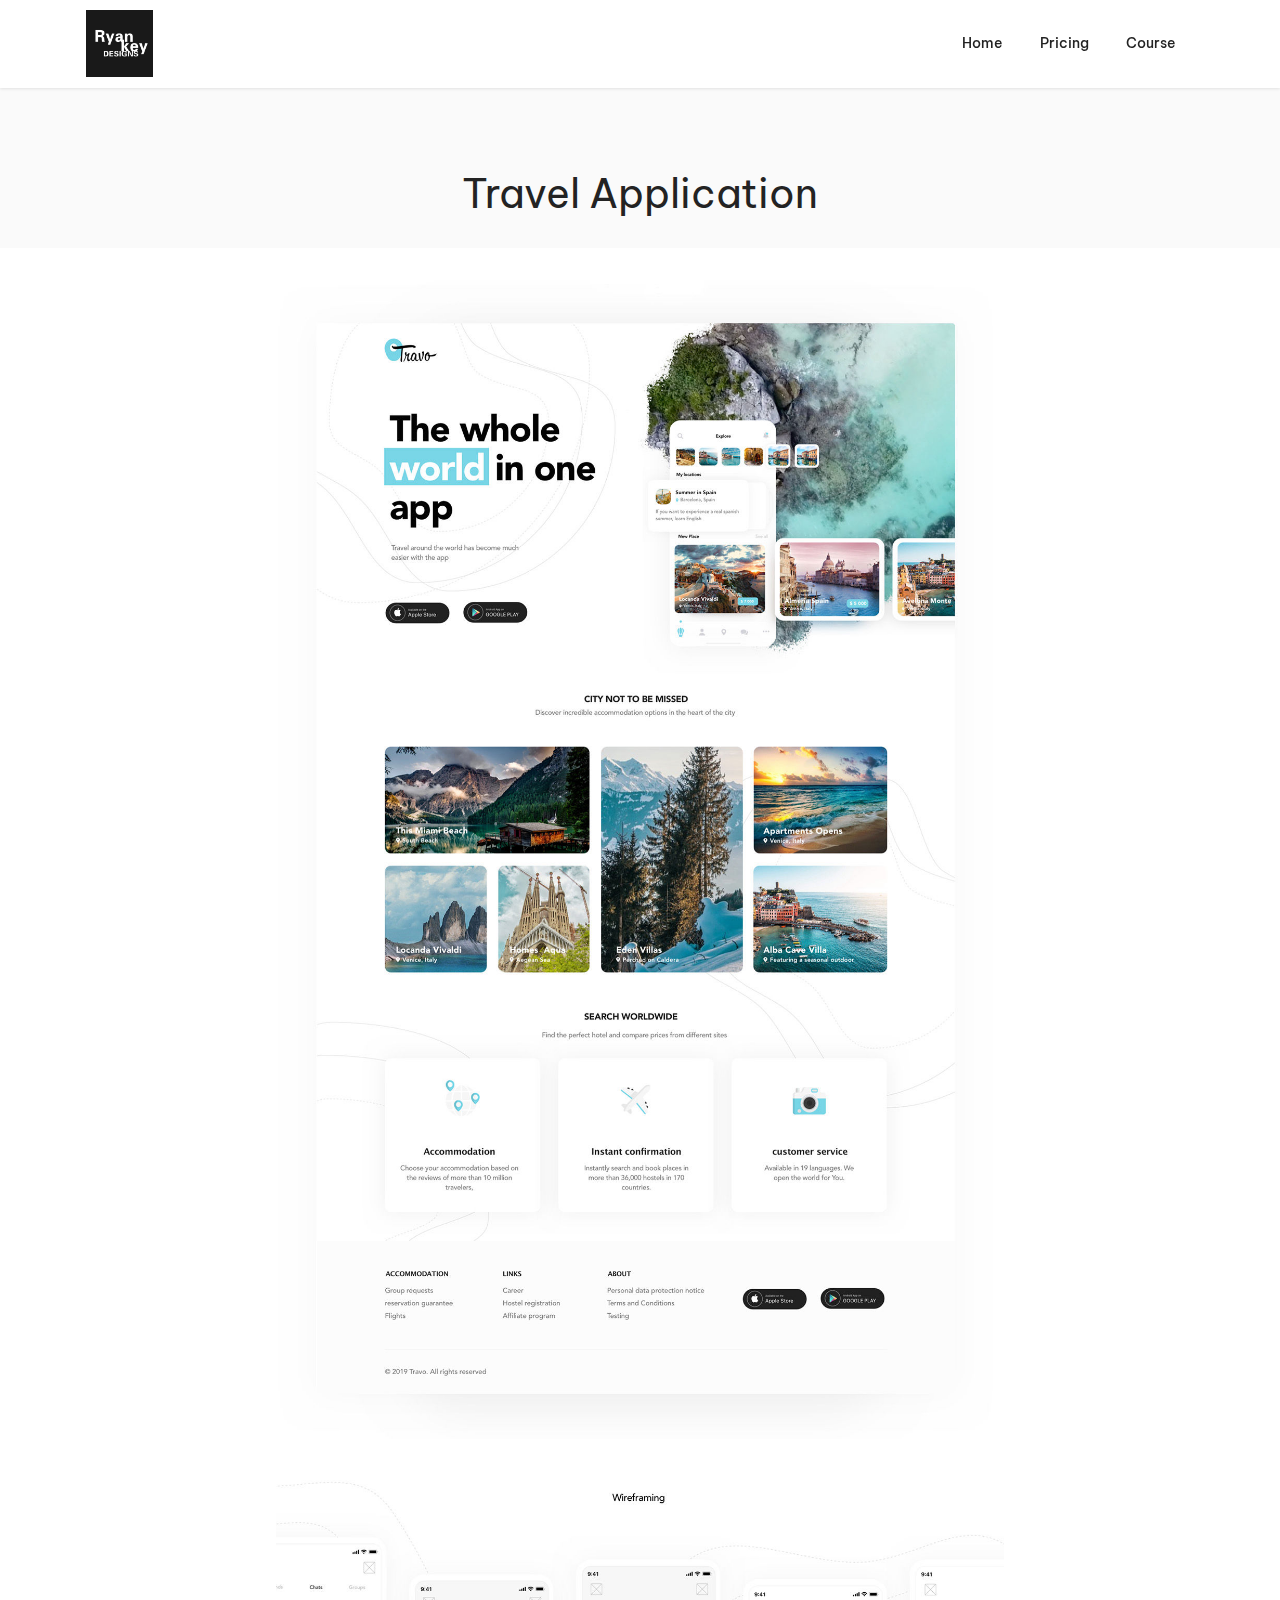
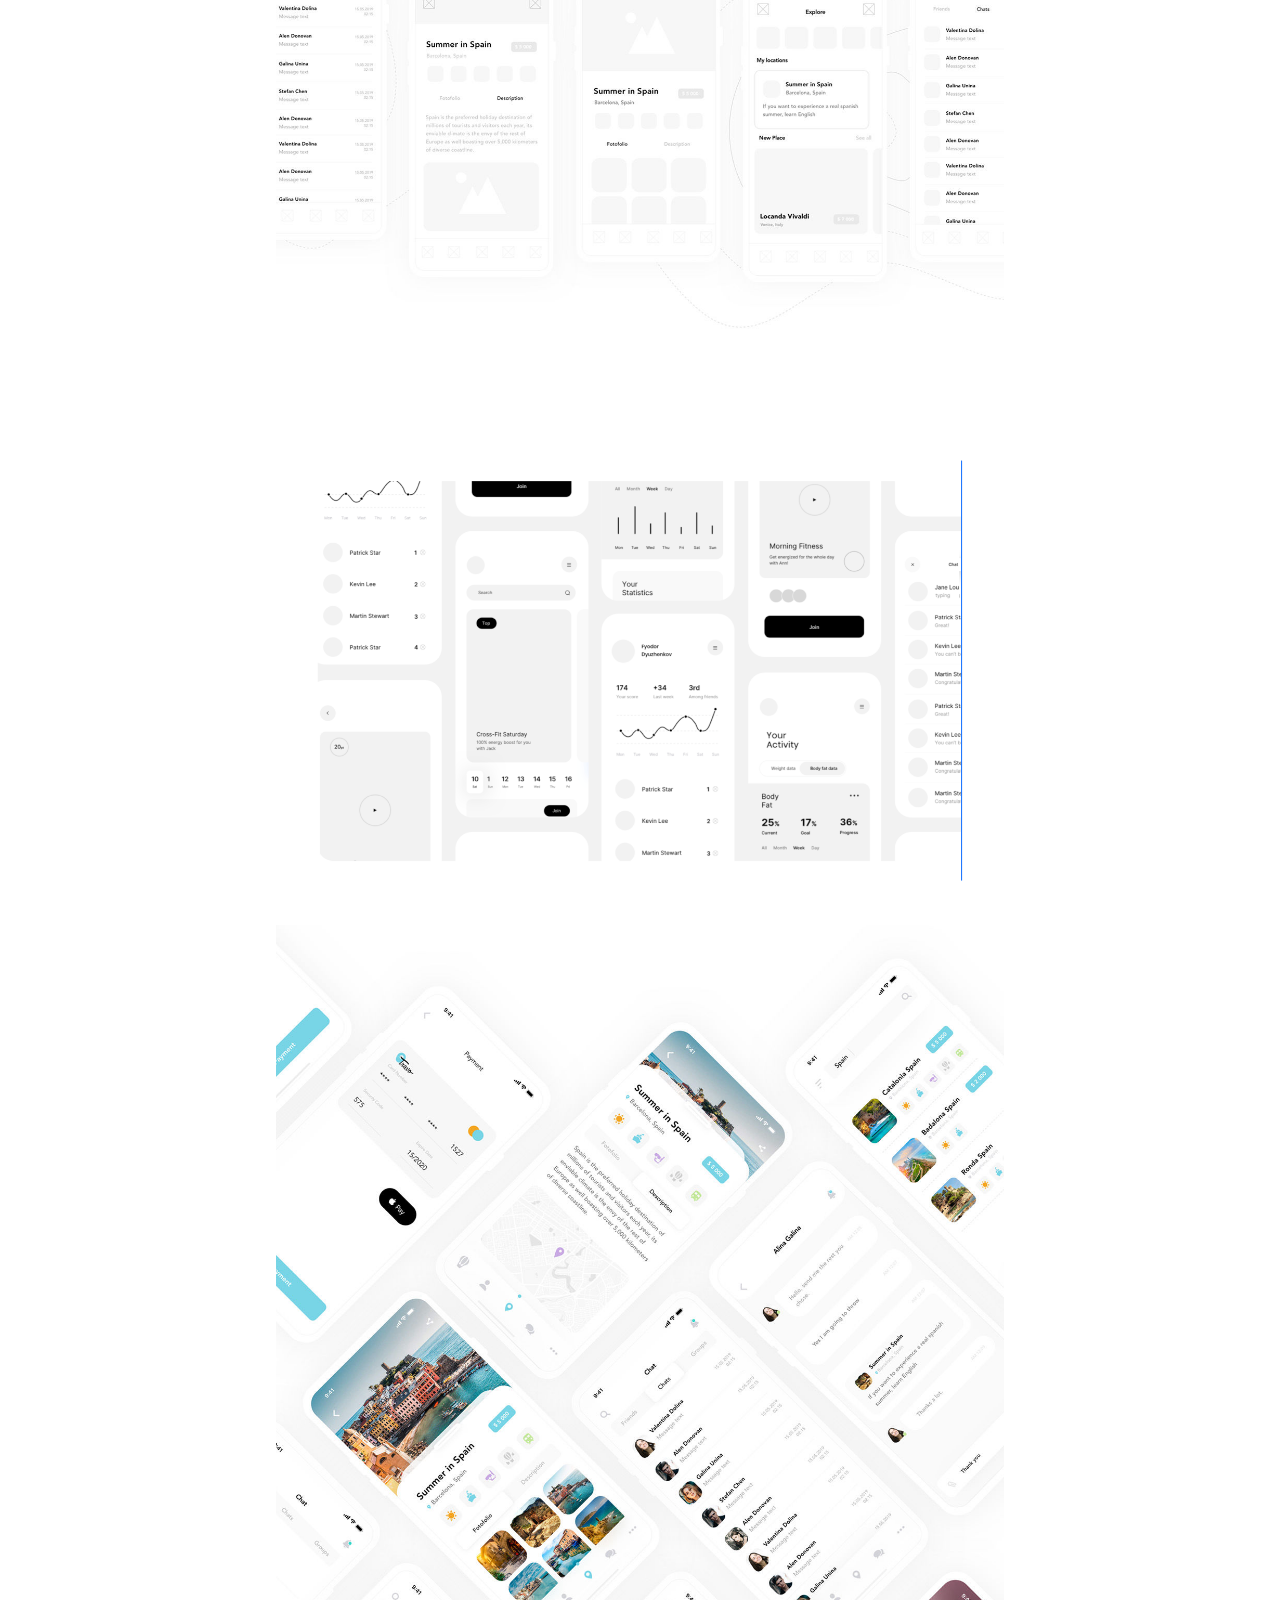
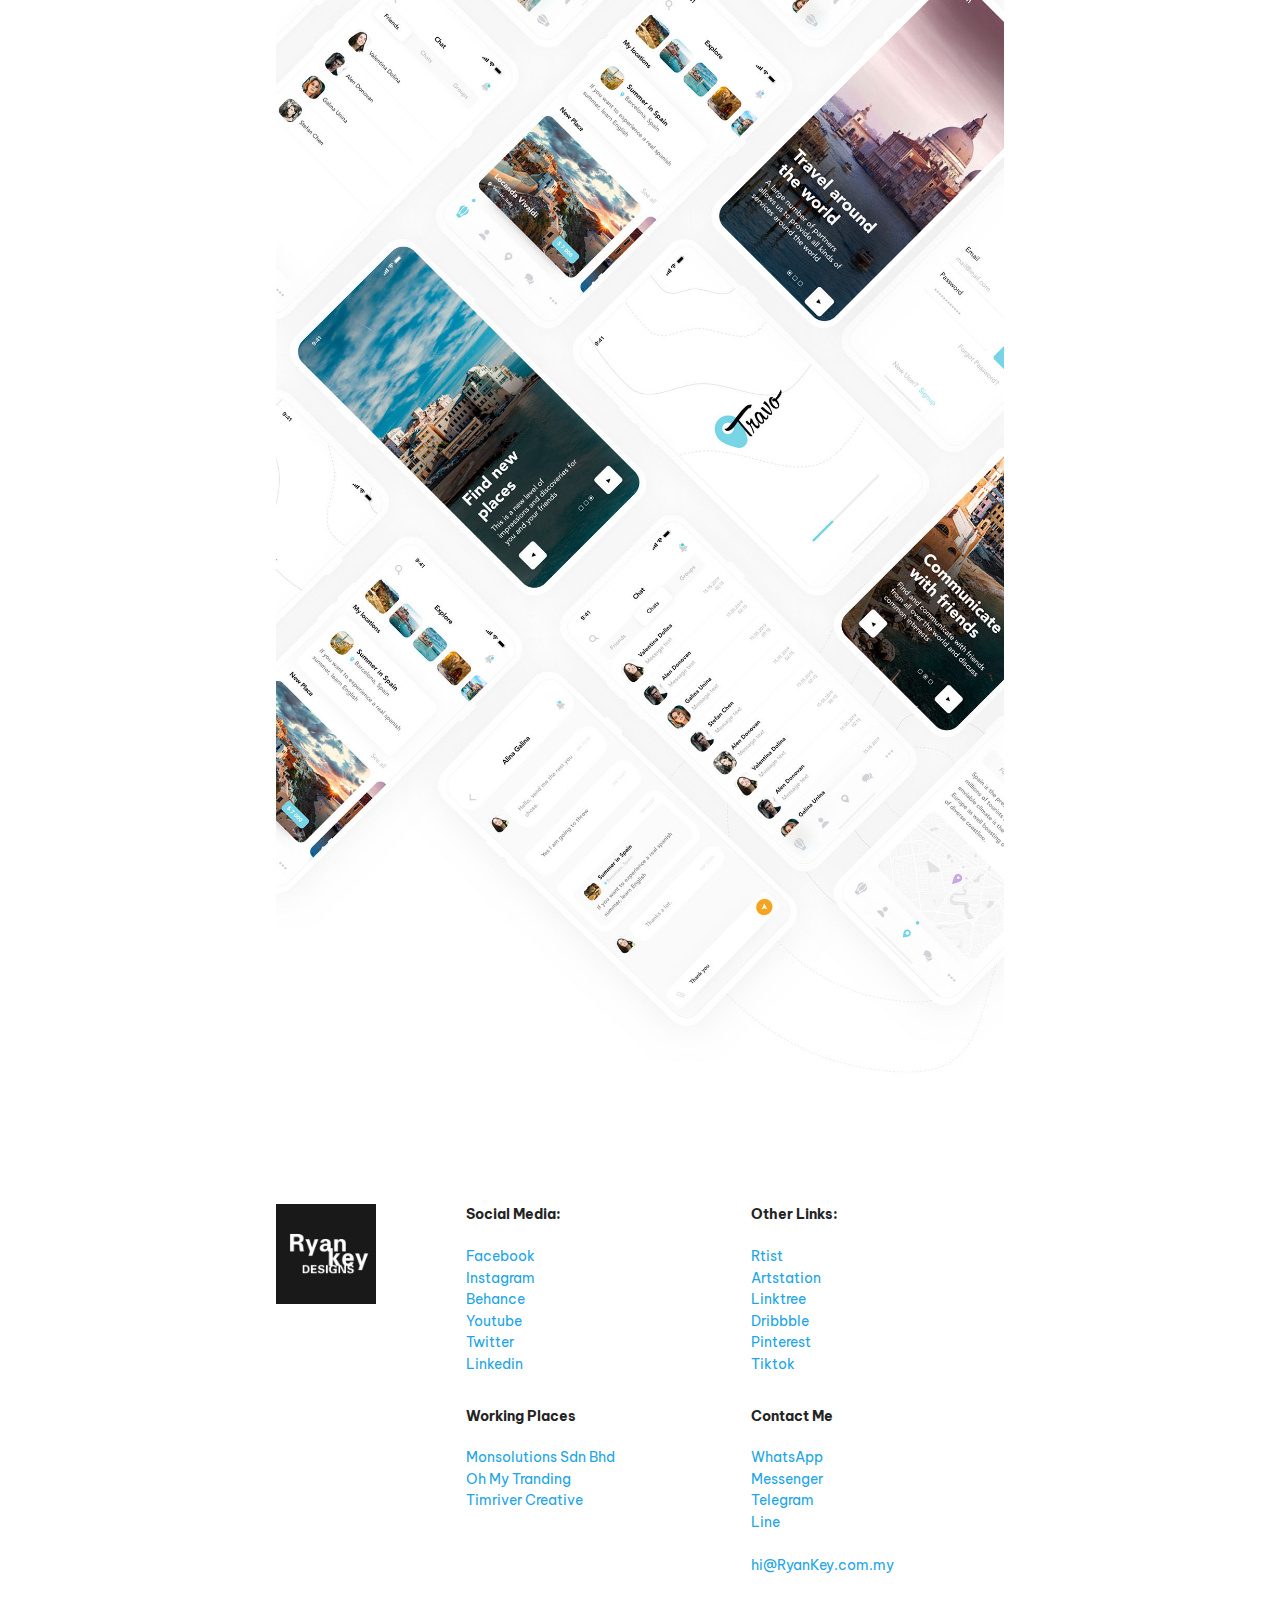
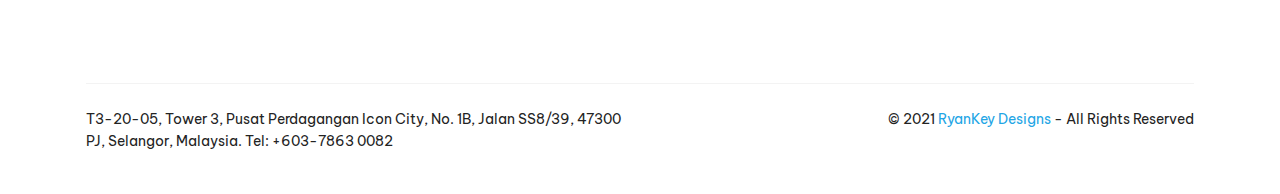
<file: page5.html>
<!DOCTYPE html>
<html  >
<head>
  
  <meta charset="UTF-8">
  <meta http-equiv="X-UA-Compatible" content="IE=edge">
  
  <meta name="twitter:card" content="summary_large_image"/>
  <meta name="twitter:image:src" content="assets/images/page5-meta.jpg">
  <meta property="og:image" content="assets/images/page5-meta.jpg">
  <meta name="twitter:title" content="Travel Application | Ryankey Designs">
  <meta name="viewport" content="width=device-width, initial-scale=1, minimum-scale=1">
  <link rel="shortcut icon" href="assets/images/ryankey-logo-2-128x128.png" type="image/x-icon">
  <meta name="description" content="我是Ryan Key, 是Full-Time Freelancer, 主攻网页和手机应用程式(App)设计, 工作经验已经超过20年. My name is Ryan Key and Full-Time Freelancer. I mainly focus on Website and Mobile Application (App) design. I have more than 20 years of work experience. ">
  
  
  <title>Travel Application | Ryankey Designs</title>
  <link rel="stylesheet" href="assets/bootstrap/css/bootstrap.min.css">
  <link rel="stylesheet" href="assets/bootstrap/css/bootstrap-grid.min.css">
  <link rel="stylesheet" href="assets/bootstrap/css/bootstrap-reboot.min.css">
  <link rel="stylesheet" href="assets/dropdown/css/style.css">
  <link rel="stylesheet" href="assets/socicon/css/styles.css">
  <link rel="stylesheet" href="assets/theme/css/style.css">
  <link rel="stylesheet" href="assets/recaptcha.css">
  <link rel="preload" href="https://fonts.googleapis.com/css?family=Be+Vietnam:100,100i,300,300i,400,400i,500,500i,600,600i,700,700i,800,800i&display=swap" as="style" onload="this.onload=null;this.rel='stylesheet'">
  <noscript><link rel="stylesheet" href="https://fonts.googleapis.com/css?family=Be+Vietnam:100,100i,300,300i,400,400i,500,500i,600,600i,700,700i,800,800i&display=swap"></noscript>
  <link rel="preload" as="style" href="assets/mobirise/css/mbr-additional.css"><link rel="stylesheet" href="assets/mobirise/css/mbr-additional.css" type="text/css">
  
  
  
  <meta name="facebook-domain-verification" content="nxzx5c4468qxs3agfh67d1qzvzd35b" />

<!-- Facebook Pixel Code -->
<script>
!function(f,b,e,v,n,t,s)
{if(f.fbq)return;n=f.fbq=function(){n.callMethod?
n.callMethod.apply(n,arguments):n.queue.push(arguments)};
if(!f._fbq)f._fbq=n;n.push=n;n.loaded=!0;n.version='2.0';
n.queue=[];t=b.createElement(e);t.async=!0;
t.src=v;s=b.getElementsByTagName(e)[0];
s.parentNode.insertBefore(t,s)}(window, document,'script',
'https://connect.facebook.net/en_US/fbevents.js');
fbq('init', '317725159788207');
fbq('track', 'PageView');
</script>

<!-- Global site tag (gtag.js) - Google Analytics -->
<script async src="https://www.googletagmanager.com/gtag/js?id=G-NNSGCNJRPD"></script>
<script>
  window.dataLayer = window.dataLayer || [];
  function gtag(){dataLayer.push(arguments);}
  gtag('js', new Date());

  gtag('config', 'G-NNSGCNJRPD');
</script>

<noscript><img height="1" width="1" style="display:none"
src="https://www.facebook.com/tr?id=317725159788207&ev=PageView&noscript=1"
/></noscript>
<!-- End Facebook Pixel Code -->

<body oncontextmenu="return false" onselectstart="return false" ondragstart="return false">

<script language=javascript>
function click() {if (event.button==2) {alert('You are not allowed to peek!');}}document.onmousedown=click
</script>

<script>
/*function check(e)
{
alert(e.keyCode);
}*/
document.onkeydown = function(e) {
if (e.ctrlKey && (e.keyCode === 67 || e.keyCode === 86 || e.keyCode === 85 || e.keyCode === 117)) {//Alt+c, Alt+v will also be disabled sadly.
alert('Danger!!! Your computer maybe have invaded a virus! Please solve it as soon as possible!');
}
return false;
};
</script>

</head>
<body>
  <!-- Messenger 聊天插件 Code -->
    <div id="fb-root"></div>

    <!-- Your 聊天插件 code -->
    <div id="fb-customer-chat" class="fb-customerchat">
    </div>

    <script>
      var chatbox = document.getElementById('fb-customer-chat');
      chatbox.setAttribute("page_id", "102419668157632");
      chatbox.setAttribute("attribution", "biz_inbox");

      window.fbAsyncInit = function() {
        FB.init({
          xfbml            : true,
          version          : 'v11.0'
        });
      };

      (function(d, s, id) {
        var js, fjs = d.getElementsByTagName(s)[0];
        if (d.getElementById(id)) return;
        js = d.createElement(s); js.id = id;
        js.src = 'https://connect.facebook.net/zh_CN/sdk/xfbml.customerchat.js';
        fjs.parentNode.insertBefore(js, fjs);
      }(document, 'script', 'facebook-jssdk'));
    </script>
  <section data-bs-version="5.1" class="menu menu1 cid-sFWIUIMhcL" once="menu" id="menu1-2g">
    

    <nav class="navbar navbar-dropdown navbar-fixed-top navbar-expand-lg">
        <div class="container">
            <div class="navbar-brand">
                <span class="navbar-logo">
                    
                        <a href="index.html#top"><img src="assets/images/ryankey-logo-240x240.jpg" alt="logo_ryankey" style="height: 4.2rem;"></a>
                    
                </span>
                
            </div>
            <button class="navbar-toggler" type="button" data-toggle="collapse" data-bs-toggle="collapse" data-target="#navbarSupportedContent" data-bs-target="#navbarSupportedContent" aria-controls="navbarNavAltMarkup" aria-expanded="false" aria-label="Toggle navigation">
                <div class="hamburger">
                    <span></span>
                    <span></span>
                    <span></span>
                    <span></span>
                </div>
            </button>
            <div class="collapse navbar-collapse" id="navbarSupportedContent">
                <ul class="navbar-nav nav-dropdown nav-right" data-app-modern-menu="true"><li class="nav-item"><a class="nav-link link text-black text-primary display-4" href="index.html#top">Home</a></li><li class="nav-item"><a class="nav-link link text-black text-primary display-4" href="https://ryankeydesigns.github.io/pricing/index.html" target="_blank">Pricing</a></li><li class="nav-item"><a class="nav-link link text-black text-primary display-4" href="https://ryankeydesigns.github.io/webcourse/" target="_blank">Course</a></li></ul>
                
                
            </div>
        </div>
    </nav>
</section>

<section data-bs-version="5.1" class="content4 cid-sFWIUK99XG" id="content4-2h">
    
    
    <div class="container">
        <div class="row justify-content-center">
            <div class="title col-md-12 col-lg-10">
                <h3 class="mbr-section-title mbr-fonts-style align-center mb-4 display-2">Travel Application</h3>
                
                
            </div>
        </div>
    </div>
</section>

<section data-bs-version="5.1" class="image4 cid-sFWIUL3nCz" id="image4-2i">
    

    

    <div class="container">
        <div class="row justify-content-center">
            <div class="col-12 col-lg-8">                
                
                <div class="image-wrapper">
                    <img src="assets/images/01-a-1400x2229.jpg" alt="Travel Application">
                    
                </div>
            </div>
        </div>
    </div>
</section>

<section data-bs-version="5.1" class="image4 cid-sFWIUMeXZE" id="image4-2j">
    

    

    <div class="container">
        <div class="row justify-content-center">
            <div class="col-12 col-lg-8">                
                
                <div class="image-wrapper">
                    <img src="assets/images/02-1400x933.jpg" alt="Travel Application">
                    
                </div>
            </div>
        </div>
    </div>
</section>

<section data-bs-version="5.1" class="image4 cid-sFWIUN4HIb" id="image4-2k">
    

    

    <div class="container">
        <div class="row justify-content-center">
            <div class="col-12 col-lg-8">                
                
                <div class="image-wrapper">
                    <img src="assets/images/2ac8d3121734205.60cb885411b6c.gif" alt="">
                    
                </div>
            </div>
        </div>
    </div>
</section>

<section data-bs-version="5.1" class="image4 cid-sFWIUNQLWc" id="image4-2l">
    

    

    <div class="container">
        <div class="row justify-content-center">
            <div class="col-12 col-lg-8">                
                
                <div class="image-wrapper">
                    <img src="assets/images/03-1400x3430.jpg" alt="Travel Application">
                    
                </div>
            </div>
        </div>
    </div>
</section>

<div class="modal mbr-popup cid-sKyuSbm2QT fade" tabindex="-1" role="dialog" data-overlay-color="#000000" data-overlay-opacity="0.8" id="mbr-popup-3n" aria-hidden="true">
        <div class="modal-dialog modal-dialog-centered" role="document">
            <div class="modal-content">
                <div class="modal-header pb-0">
                    <h5 class="modal-title mbr-fonts-style display-7"><strong>Find me</strong><br></h5>
                    <button type="button" class="close" data-dismiss="modal" data-bs-dismiss="modal" aria-label="Close">
                        <svg version="1.1" xmlns="http://www.w3.org/2000/svg" width="32" height="32" viewBox="0 0 32 32" fill="currentColor">
                            <path d="M13.4 12l10.3 10.3-1.4 1.4L12 13.4 1.7 23.7.3 22.3 10.6 12 .3 1.7 1.7.3 12 10.6 22.3.3l1.4 1.4L13.4 12z"></path>
                        </svg>
                    </button>
                </div>

                <div class="modal-body">
                    <p class="mbr-text mbr-fonts-style display-5"><strong>line id: ryanke29</strong></p>

                    <div>
                        <div class="card-img mbr-figure">
                            <img src="assets/images/whatsapp-image-2021-10-01-at-11.17.48-am-615x615.jpg" alt="LINE_QR">
                        </div>
                            

                            
                        </div>
                    </div>

                    <div class="modal-footer">
                        <div class="mbr-section-btn"><a class="btn btn-md btn-primary display-4" href="https://line.me/ti/p/XManpnkAjZ" target="_blank">LINE ID Link</a></div>
                    </div>
                </div>
            </div>
        </div>

<section data-bs-version="5.1" class="footer1 cid-sFWIUPu5hr" id="footer1-2n">

    

    

    <div class="container">
        <div class="row justify-content-center">
            <div class="col-md-6 wrap order-0 col-lg-2">
               
                 <img class="logo__image" src="assets/images/ryankey-logo-240x240.jpeg" alt="logo_ryan_key_designs" title="">
            </div>
            <div class="col-md-6 wrap col-lg-3">
                <div class="footer__content">
                    <h4 class="mbr-fonts-style mbr-semibold title__address display-4"><strong>Social Media:&nbsp;</strong></h4>
                    <p class="work__address mbr-fonts-style display-4"><a href="https://www.facebook.com/ryankeydesigns/" class="text-primary">Facebook</a><br><strong><a href="https://www.instagram.com/ryankeydesigns/" class="text-primary" target="_blank">Instagram</a><br></strong><a href="https://www.behance.net/ryankey2020" class="text-primary" target="_blank">Behance</a>&nbsp;<br><a href="https://www.youtube.com/channel/UC621eKsDOzTxRe23v6VDz3w" class="text-primary" target="_blank">Youtube</a>&nbsp;<br><a href="https://twitter.com/home" class="text-primary" target="_blank">Twitter</a>&nbsp;<br><a href="https://www.linkedin.com/feed/?trk=onboarding-landing" class="text-primary" target="_blank">Linkedin</a>&nbsp;<a href="https://www.linkedin.com/feed/?trk=onboarding-landing" class="text-primary" target="_blank"><br></a></p>
                </div>
                <div class="footer__content">
                    <h4 class="mbr-fonts-style mbr-semibold title__address display-4"><strong>Working Places</strong></h4>
                    <p class="work__address mbr-fonts-style display-4"><a href="https://monsolution.com/" class="text-primary" target="_blank">Monsolutions Sdn Bhd
</a><br><a href="http://ohmy.com.my/graphicdesigns/about_us.html" class="text-primary" target="_blank">Oh My Tranding
</a><br><a href="https://timriver.com/" class="text-primary" target="_blank">Timriver Creative</a></p>
                </div>
            </div>
            <div class="col-md-6 wrap col-lg-3">
                <div class="footer__content">
                    <h4 class="mbr-fonts-style mbr-semibold title__address display-4"><strong>Other Links:&nbsp;</strong></h4>
                    <p class="work__address mbr-fonts-style display-4"><a href="https://www.rtist.com.my/ryankey" class="text-primary" target="_blank">Rtist</a>&nbsp;<br><a href="https://www.artstation.com/ryankeydesigns" class="text-primary" target="_blank">Artstation</a>&nbsp;<br><a href="https://linktr.ee/Ryankey" class="text-primary" target="_blank">Linktree&nbsp;</a><br><a href="https://dribbble.com/RyanKey" class="text-primary" target="_blank">Dribbble</a><br><a href="https://www.pinterest.com/RyanKeyDesigns/_saved/" class="text-primary" target="_blank">Pinterest</a>&nbsp;<br><a href="https://www.tiktok.com/@29ryankey" class="text-primary" target="_blank">Tiktok&nbsp;</a></p>
                </div>
                <div class="footer__content">
                    <h4 class="mbr-fonts-style mbr-semibold title__address display-4"><strong>Contact Me</strong></h4>
                    <p class="work__address mbr-fonts-style display-4"><a href="https://wa.me/60127740280" class="text-primary" target="_blank">WhatsApp</a><br><a href="http://m.me/ryankeydesigns" class="text-primary" target="_blank">Messenger</a><br><a href="https://t.me//Ryankey29" class="text-primary" target="_blank">Telegram</a><br><a href="#" class="text-primary" data-toggle="modal" data-bs-toggle="modal" data-target="#mbr-popup-3n" data-bs-target="#mbr-popup-3n">Line</a><br><br><a href="mailto:hi@RyanKey.com.my" class="text-primary">hi@RyanKey.com.my</a></p>
                </div>
            </div>
             
            
            
            </div>
            <div class="divider"></div>
            <div class="row align-items-baseline">
                <div class="col-md-6">
                     <p class="privacy mbr-fonts-style align-left display-4">T3-20-05, Tower 3, Pusat Perdagangan Icon City, No. 1B, Jalan SS8/39, 47300 PJ, Selangor, Malaysia. Tel: +603-7863 0082<br></p>
                </div>
                <div class="col-md-6">
                     <p class="privacy mbr-fonts-style align-right display-4">© 2021 <a href="https://ryankey.com.my/" class="text-primary" target="_blank">RyanKey Designs</a> - All Rights Reserved</p>
                </div>
            </div>
        </div>
                
</section>


<script src="assets/bootstrap/js/bootstrap.bundle.min.js"></script>
  <script src="assets/smoothscroll/smooth-scroll.js"></script>
  <script src="assets/ytplayer/index.js"></script>
  <script src="assets/dropdown/js/navbar-dropdown.js"></script>
  <script src="assets/popup-plugin/script.js"></script>
  <script src="assets/popup-overlay-plugin/script.js"></script>
  <script src="assets/theme/js/script.js"></script>
  <script src="assets/formoid.min.js"></script>
  
  
  

</body>
</html>
</file>
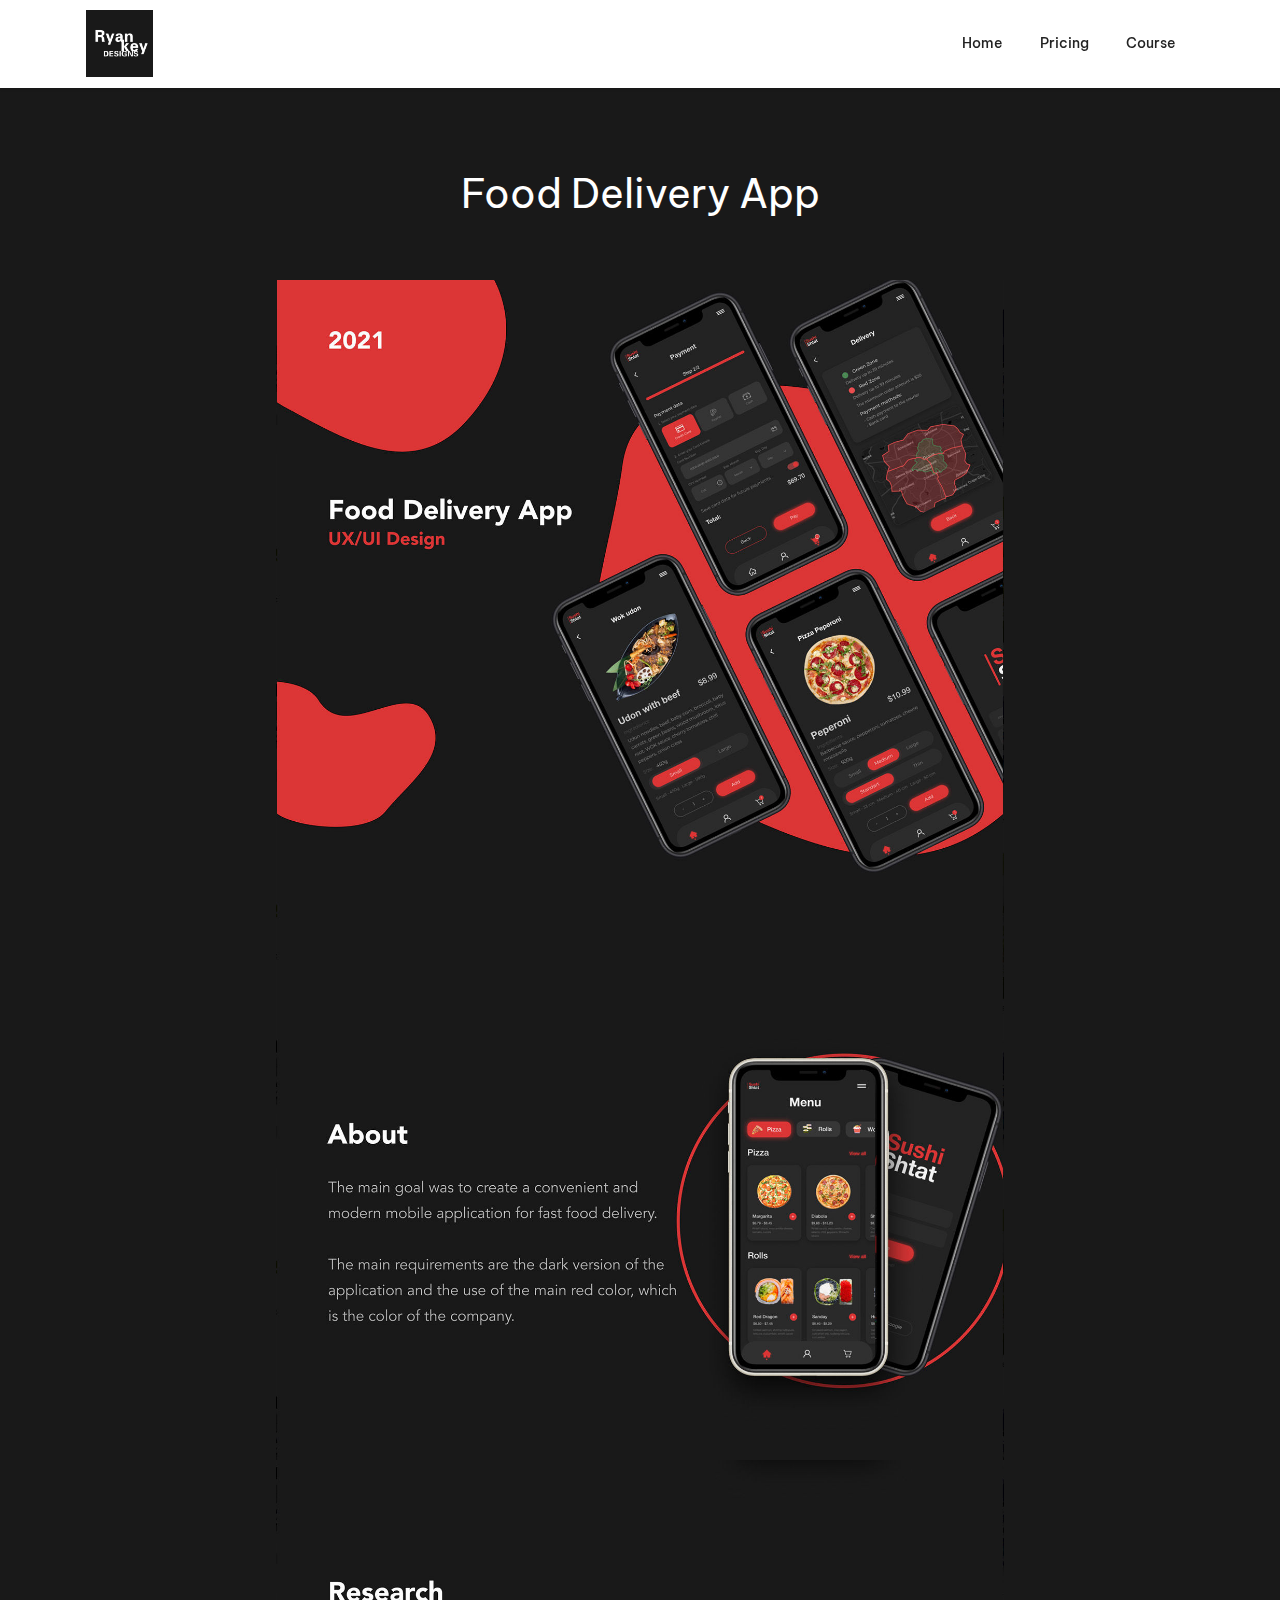
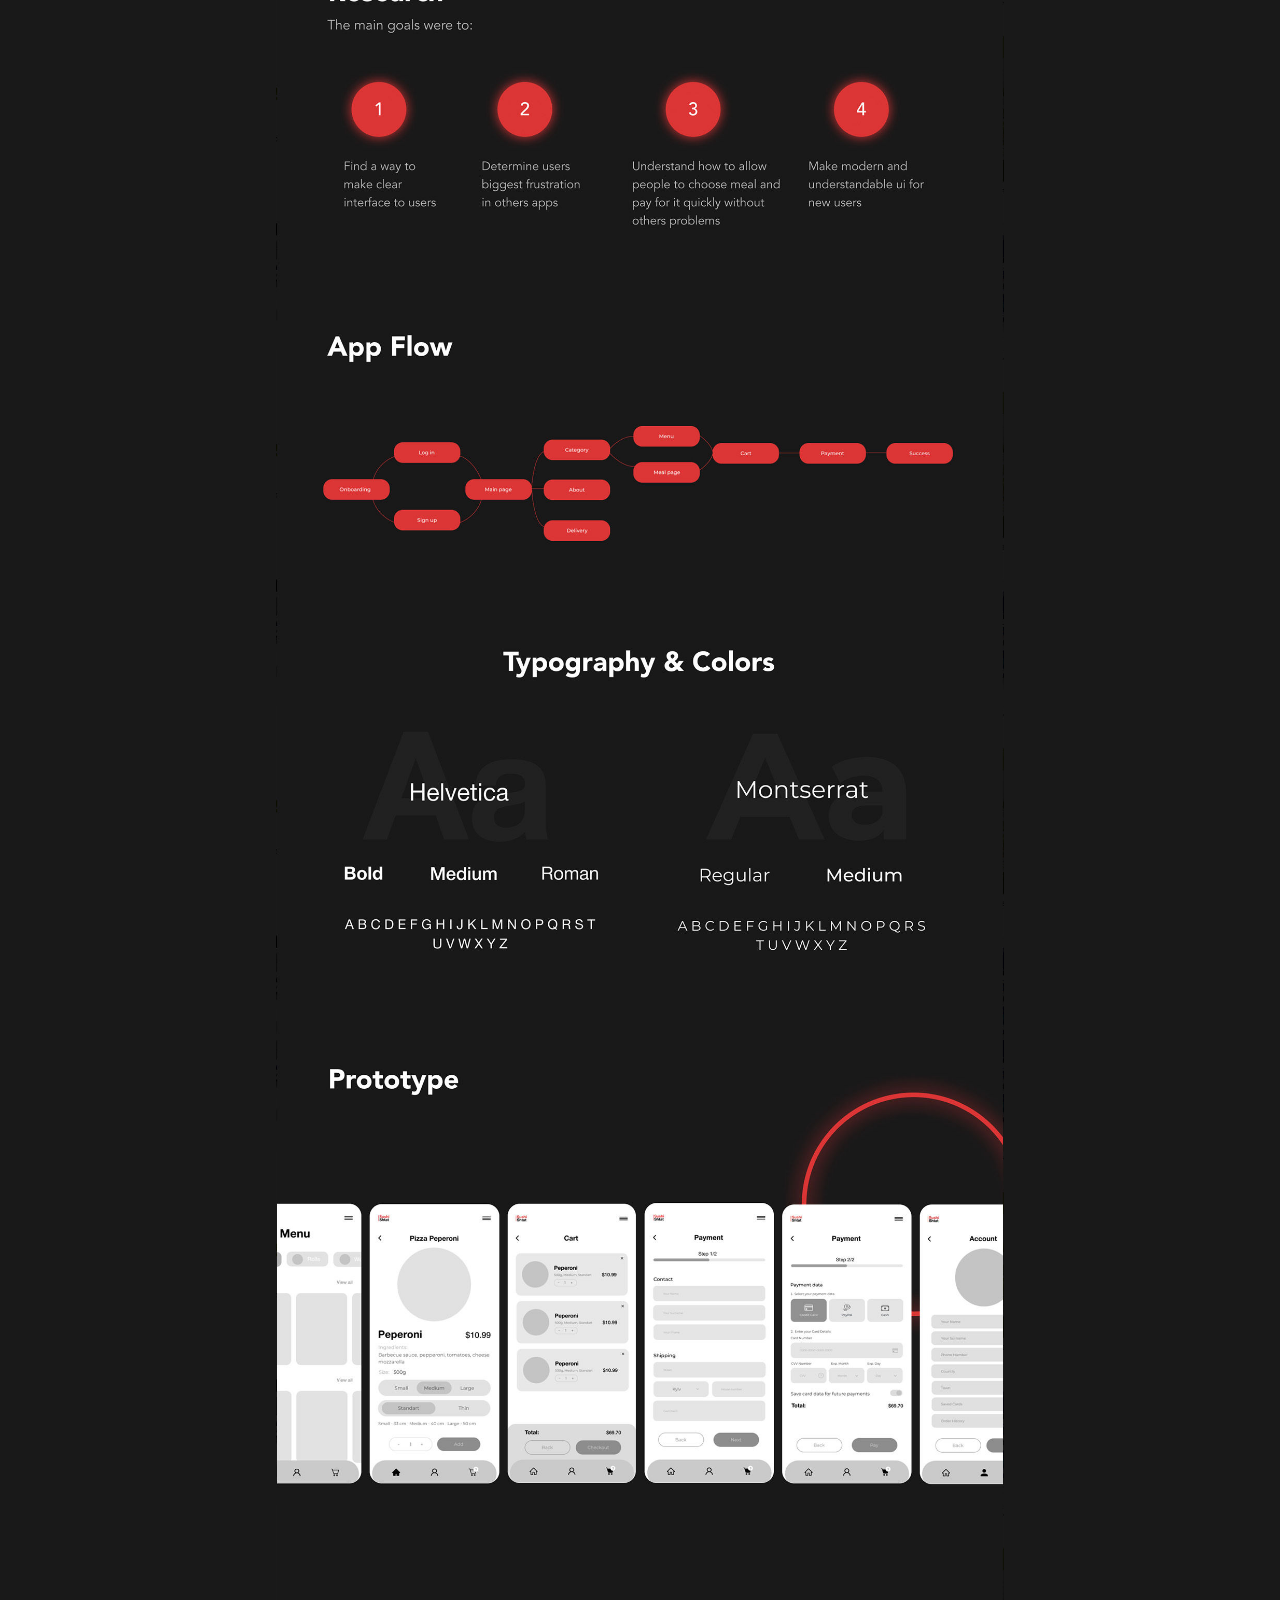
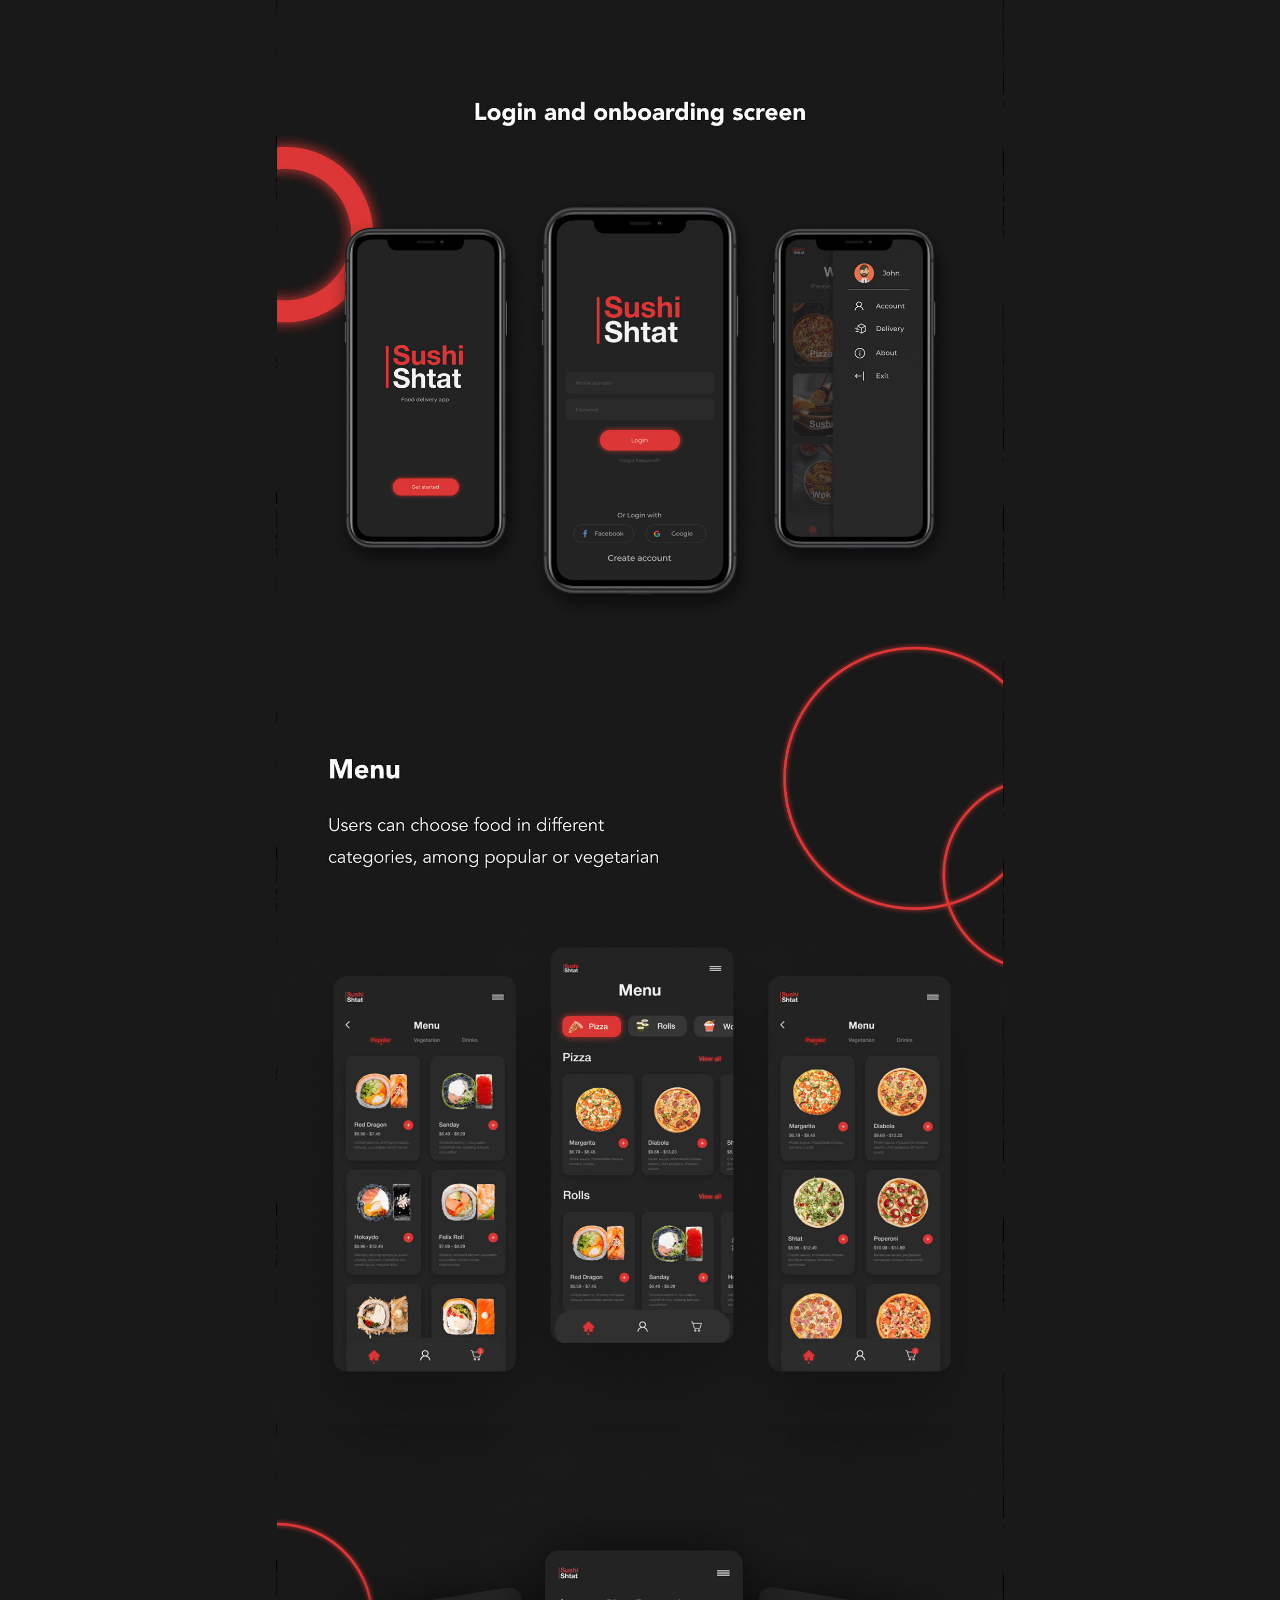
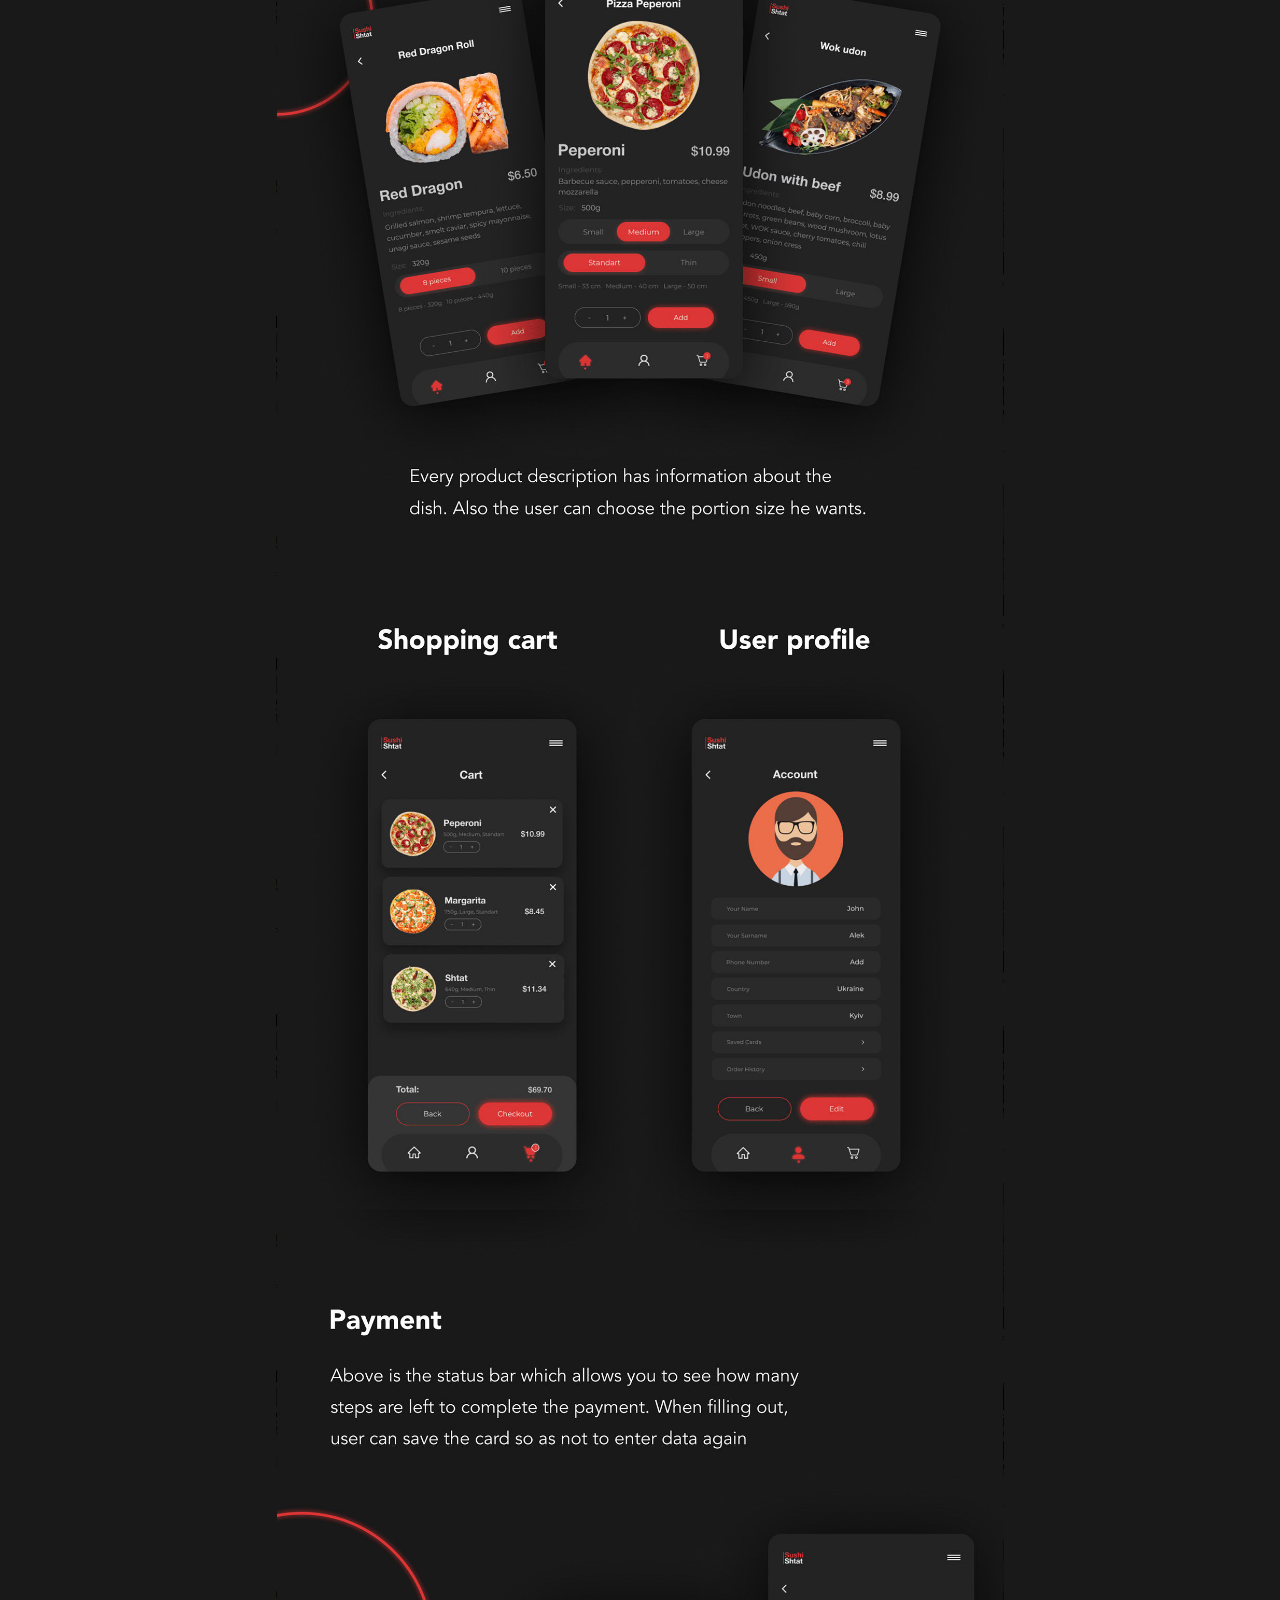
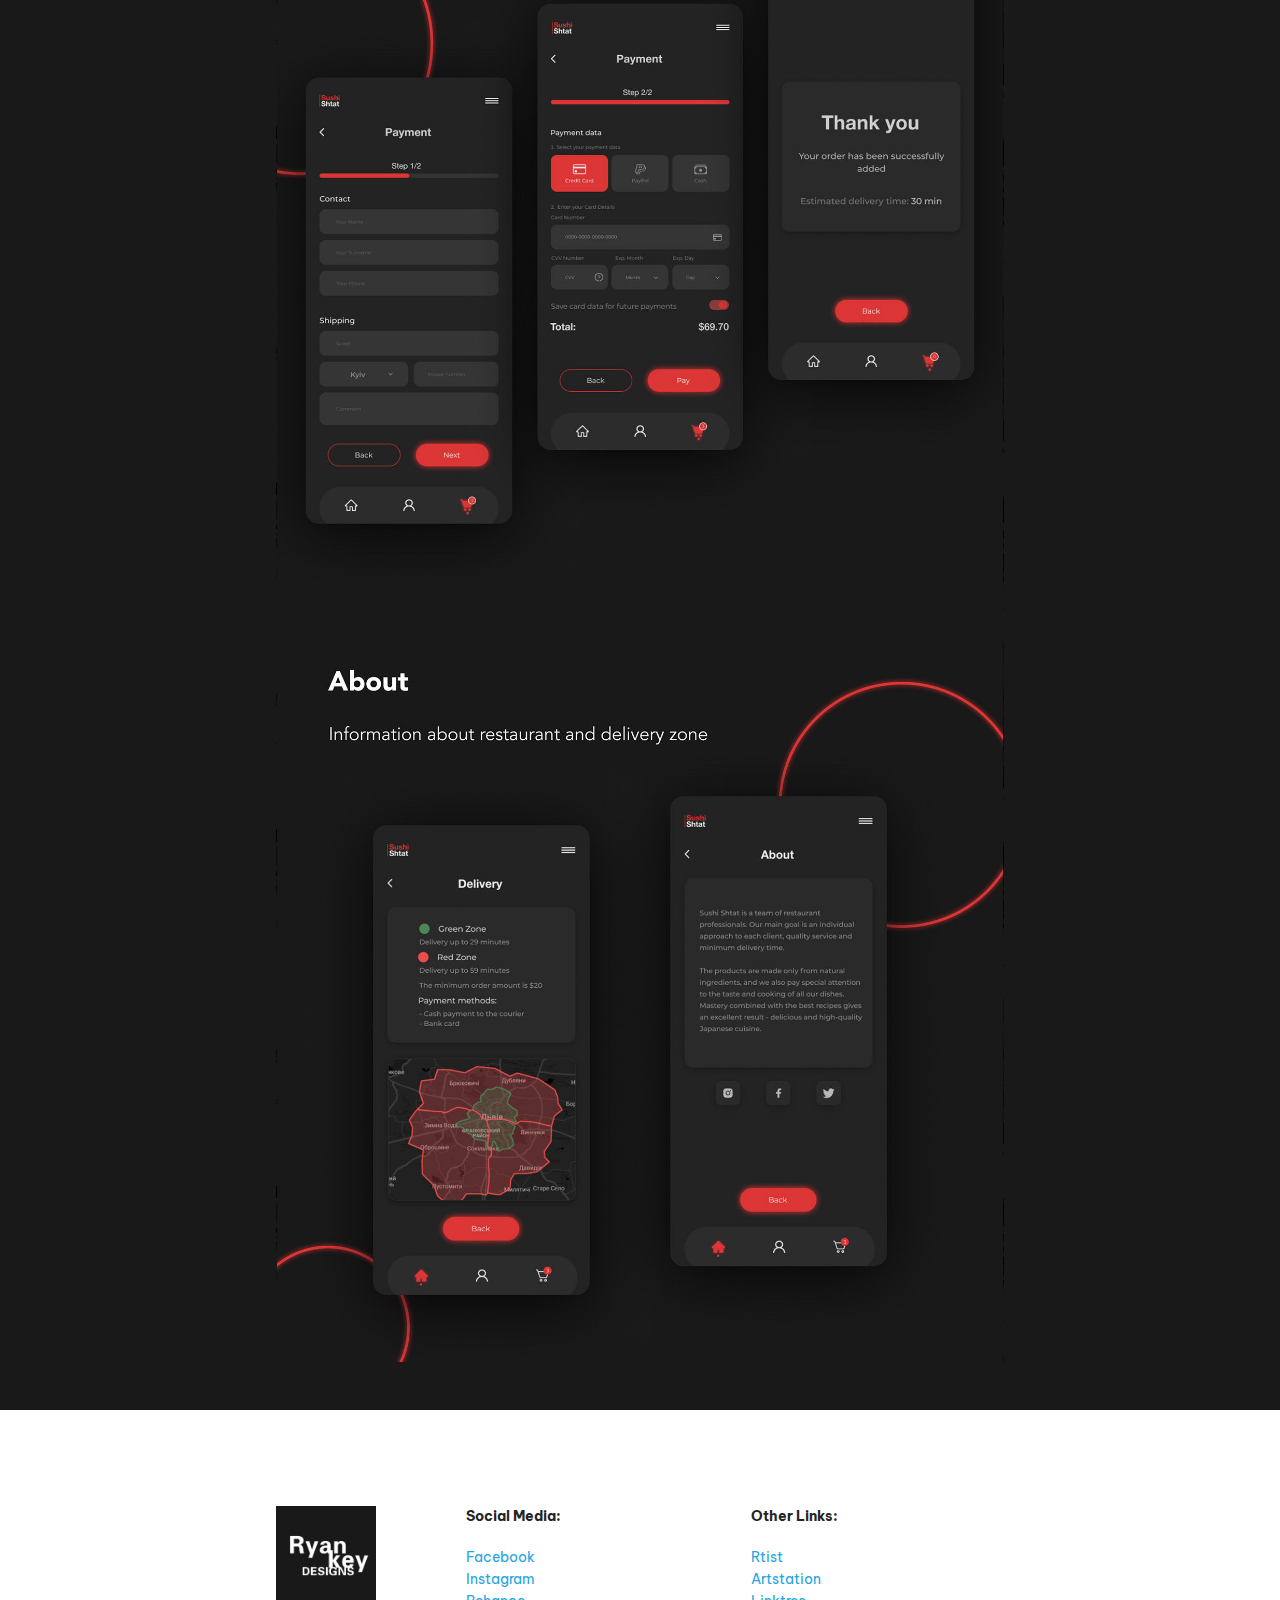
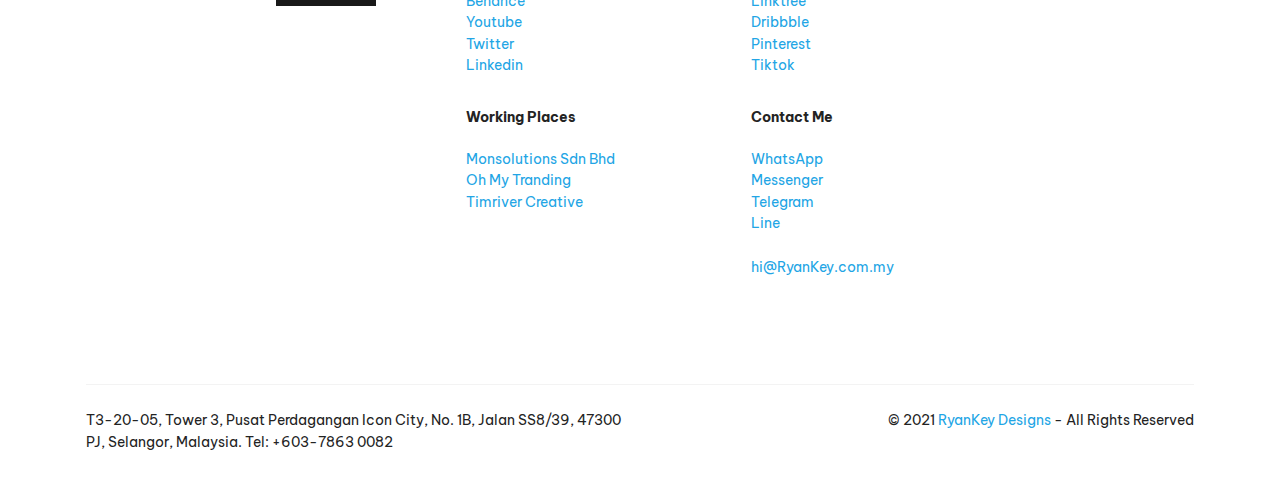
<file: pizzadelivery.html>
<!DOCTYPE html>
<html  >
<head>
  
  <meta charset="UTF-8">
  <meta http-equiv="X-UA-Compatible" content="IE=edge">
  
  <meta name="twitter:card" content="summary_large_image"/>
  <meta name="twitter:image:src" content="assets/images/pizzadelivery-meta.jpg">
  <meta property="og:image" content="assets/images/pizzadelivery-meta.jpg">
  <meta name="twitter:title" content="Pizza Delivery App | Ryankey Designs">
  <meta name="viewport" content="width=device-width, initial-scale=1, minimum-scale=1">
  <link rel="shortcut icon" href="assets/images/ryankey-logo-2-128x128.png" type="image/x-icon">
  <meta name="description" content="我是Ryan Key, 是Full-Time Freelancer, 主攻网页和手机应用程式(App)设计, 工作经验已经超过20年. My name is Ryan Key and Full-Time Freelancer. I mainly focus on Website and Mobile Application (App) design. I have more than 20 years of work experience. ">
  
  
  <title>Pizza Delivery App | Ryankey Designs</title>
  <link rel="stylesheet" href="assets/bootstrap/css/bootstrap.min.css">
  <link rel="stylesheet" href="assets/bootstrap/css/bootstrap-grid.min.css">
  <link rel="stylesheet" href="assets/bootstrap/css/bootstrap-reboot.min.css">
  <link rel="stylesheet" href="assets/dropdown/css/style.css">
  <link rel="stylesheet" href="assets/socicon/css/styles.css">
  <link rel="stylesheet" href="assets/theme/css/style.css">
  <link rel="stylesheet" href="assets/recaptcha.css">
  <link rel="preload" href="https://fonts.googleapis.com/css?family=Be+Vietnam:100,100i,300,300i,400,400i,500,500i,600,600i,700,700i,800,800i&display=swap" as="style" onload="this.onload=null;this.rel='stylesheet'">
  <noscript><link rel="stylesheet" href="https://fonts.googleapis.com/css?family=Be+Vietnam:100,100i,300,300i,400,400i,500,500i,600,600i,700,700i,800,800i&display=swap"></noscript>
  <link rel="preload" as="style" href="assets/mobirise/css/mbr-additional.css"><link rel="stylesheet" href="assets/mobirise/css/mbr-additional.css" type="text/css">
  
  
  
  <meta name="facebook-domain-verification" content="nxzx5c4468qxs3agfh67d1qzvzd35b" />

<!-- Facebook Pixel Code -->
<script>
!function(f,b,e,v,n,t,s)
{if(f.fbq)return;n=f.fbq=function(){n.callMethod?
n.callMethod.apply(n,arguments):n.queue.push(arguments)};
if(!f._fbq)f._fbq=n;n.push=n;n.loaded=!0;n.version='2.0';
n.queue=[];t=b.createElement(e);t.async=!0;
t.src=v;s=b.getElementsByTagName(e)[0];
s.parentNode.insertBefore(t,s)}(window, document,'script',
'https://connect.facebook.net/en_US/fbevents.js');
fbq('init', '317725159788207');
fbq('track', 'PageView');
</script>

<!-- Global site tag (gtag.js) - Google Analytics -->
<script async src="https://www.googletagmanager.com/gtag/js?id=G-NNSGCNJRPD"></script>
<script>
  window.dataLayer = window.dataLayer || [];
  function gtag(){dataLayer.push(arguments);}
  gtag('js', new Date());

  gtag('config', 'G-NNSGCNJRPD');
</script>

<noscript><img height="1" width="1" style="display:none"
src="https://www.facebook.com/tr?id=317725159788207&ev=PageView&noscript=1"
/></noscript>
<!-- End Facebook Pixel Code -->

<body oncontextmenu="return false" onselectstart="return false" ondragstart="return false">

<script language=javascript>
function click() {if (event.button==2) {alert('You are not allowed to peek!');}}document.onmousedown=click
</script>

<script>
/*function check(e)
{
alert(e.keyCode);
}*/
document.onkeydown = function(e) {
if (e.ctrlKey && (e.keyCode === 67 || e.keyCode === 86 || e.keyCode === 85 || e.keyCode === 117)) {//Alt+c, Alt+v will also be disabled sadly.
alert('Danger!!! Your computer maybe have invaded a virus! Please solve it as soon as possible!');
}
return false;
};
</script>

</head>
<body>
  <!-- Messenger 聊天插件 Code -->
    <div id="fb-root"></div>

    <!-- Your 聊天插件 code -->
    <div id="fb-customer-chat" class="fb-customerchat">
    </div>

    <script>
      var chatbox = document.getElementById('fb-customer-chat');
      chatbox.setAttribute("page_id", "102419668157632");
      chatbox.setAttribute("attribution", "biz_inbox");

      window.fbAsyncInit = function() {
        FB.init({
          xfbml            : true,
          version          : 'v11.0'
        });
      };

      (function(d, s, id) {
        var js, fjs = d.getElementsByTagName(s)[0];
        if (d.getElementById(id)) return;
        js = d.createElement(s); js.id = id;
        js.src = 'https://connect.facebook.net/zh_CN/sdk/xfbml.customerchat.js';
        fjs.parentNode.insertBefore(js, fjs);
      }(document, 'script', 'facebook-jssdk'));
    </script>
  <section data-bs-version="5.1" class="menu menu1 cid-sFWISkvveW" once="menu" id="menu1-1s">
    

    <nav class="navbar navbar-dropdown navbar-fixed-top navbar-expand-lg">
        <div class="container">
            <div class="navbar-brand">
                <span class="navbar-logo">
                    
                        <a href="index.html#top"><img src="assets/images/ryankey-logo-240x240.jpg" alt="logo_ryankey" style="height: 4.2rem;"></a>
                    
                </span>
                
            </div>
            <button class="navbar-toggler" type="button" data-toggle="collapse" data-bs-toggle="collapse" data-target="#navbarSupportedContent" data-bs-target="#navbarSupportedContent" aria-controls="navbarNavAltMarkup" aria-expanded="false" aria-label="Toggle navigation">
                <div class="hamburger">
                    <span></span>
                    <span></span>
                    <span></span>
                    <span></span>
                </div>
            </button>
            <div class="collapse navbar-collapse" id="navbarSupportedContent">
                <ul class="navbar-nav nav-dropdown nav-right" data-app-modern-menu="true"><li class="nav-item"><a class="nav-link link text-black text-primary display-4" href="index.html#top">Home</a></li><li class="nav-item"><a class="nav-link link text-black text-primary display-4" href="https://ryankeydesigns.github.io/pricing/index.html" target="_blank">Pricing</a></li><li class="nav-item"><a class="nav-link link text-black text-primary display-4" href="https://ryankeydesigns.github.io/webcourse/" target="_blank">Course</a></li></ul>
                
                
            </div>
        </div>
    </nav>
</section>

<section data-bs-version="5.1" class="content4 cid-sFWISmgwok" id="content4-1t">
    
    
    <div class="container">
        <div class="row justify-content-center">
            <div class="title col-md-12 col-lg-10">
                <h3 class="mbr-section-title mbr-fonts-style align-center mb-4 display-2">Food Delivery App</h3>
                
                
            </div>
        </div>
    </div>
</section>

<section data-bs-version="5.1" class="image4 cid-sFWISnbRDe" id="image4-1u">
    

    

    <div class="container">
        <div class="row justify-content-center">
            <div class="col-12 col-lg-8">                
                
                <div class="image-wrapper">
                    <img src="assets/images/01-1404x2276.jpg" alt="food_delivery">
                    
                </div>
            </div>
        </div>
    </div>
</section>

<section data-bs-version="5.1" class="image4 cid-sFWISobWS7" id="image4-1v">
    

    

    <div class="container">
        <div class="row justify-content-center">
            <div class="col-12 col-lg-8">                
                
                <div class="image-wrapper">
                    <img src="assets/images/02-1404x2276.jpg" alt="food_delivery">
                    
                </div>
            </div>
        </div>
    </div>
</section>

<section data-bs-version="5.1" class="image4 cid-sFWISoYUf0" id="image4-1w">
    

    

    <div class="container">
        <div class="row justify-content-center">
            <div class="col-12 col-lg-8">                
                
                <div class="image-wrapper">
                    <img src="assets/images/03-1404x2276.jpg" alt="food_delivery">
                    
                </div>
            </div>
        </div>
    </div>
</section>

<section data-bs-version="5.1" class="image4 cid-sFWISpG7lZ" id="image4-1x">
    

    

    <div class="container">
        <div class="row justify-content-center">
            <div class="col-12 col-lg-8">                
                
                <div class="image-wrapper">
                    <img src="assets/images/04-1404x2993.jpg" alt="food_delivery">
                    
                </div>
            </div>
        </div>
    </div>
</section>

<section data-bs-version="5.1" class="image4 cid-sFWISqBWHU" id="image4-1y">
    

    

    <div class="container">
        <div class="row justify-content-center">
            <div class="col-12 col-lg-8">                
                
                <div class="image-wrapper">
                    <img src="assets/images/05-1404x3132.jpg" alt="food_delivery">
                    
                </div>
            </div>
        </div>
    </div>
</section>

<section data-bs-version="5.1" class="image4 cid-sFWQwXLRoZ" id="image4-2x">
    

    

    <div class="container">
        <div class="row justify-content-center">
            <div class="col-12 col-lg-8">                
                
                <div class="image-wrapper">
                    <img src="assets/images/06-1404x1476.jpg" alt="food_delivery">
                    
                </div>
            </div>
        </div>
    </div>
</section>

<div class="modal mbr-popup cid-sKyuSbnhDA fade" tabindex="-1" role="dialog" data-overlay-color="#000000" data-overlay-opacity="0.8" id="mbr-popup-3n" aria-hidden="true">
        <div class="modal-dialog modal-dialog-centered" role="document">
            <div class="modal-content">
                <div class="modal-header pb-0">
                    <h5 class="modal-title mbr-fonts-style display-7"><strong>Find me</strong><br></h5>
                    <button type="button" class="close" data-dismiss="modal" data-bs-dismiss="modal" aria-label="Close">
                        <svg version="1.1" xmlns="http://www.w3.org/2000/svg" width="32" height="32" viewBox="0 0 32 32" fill="currentColor">
                            <path d="M13.4 12l10.3 10.3-1.4 1.4L12 13.4 1.7 23.7.3 22.3 10.6 12 .3 1.7 1.7.3 12 10.6 22.3.3l1.4 1.4L13.4 12z"></path>
                        </svg>
                    </button>
                </div>

                <div class="modal-body">
                    <p class="mbr-text mbr-fonts-style display-5"><strong>line id: ryanke29</strong></p>

                    <div>
                        <div class="card-img mbr-figure">
                            <img src="assets/images/whatsapp-image-2021-10-01-at-11.17.48-am-615x615.jpg" alt="LINE_QR">
                        </div>
                            

                            
                        </div>
                    </div>

                    <div class="modal-footer">
                        <div class="mbr-section-btn"><a class="btn btn-md btn-primary display-4" href="https://line.me/ti/p/XManpnkAjZ" target="_blank">LINE ID Link</a></div>
                    </div>
                </div>
            </div>
        </div>

<section data-bs-version="5.1" class="footer1 cid-sFWISrs6k1" id="footer1-1z">

    

    

    <div class="container">
        <div class="row justify-content-center">
            <div class="col-md-6 wrap order-0 col-lg-2">
               
                 <img class="logo__image" src="assets/images/ryankey-logo-240x240.jpeg" alt="logo_ryan_key_designs" title="">
            </div>
            <div class="col-md-6 wrap col-lg-3">
                <div class="footer__content">
                    <h4 class="mbr-fonts-style mbr-semibold title__address display-4"><strong>Social Media:&nbsp;</strong></h4>
                    <p class="work__address mbr-fonts-style display-4"><a href="https://www.facebook.com/ryankeydesigns/" class="text-primary">Facebook</a><br><strong><a href="https://www.instagram.com/ryankeydesigns/" class="text-primary" target="_blank">Instagram</a><br></strong><a href="https://www.behance.net/ryankey2020" class="text-primary" target="_blank">Behance</a>&nbsp;<br><a href="https://www.youtube.com/channel/UC621eKsDOzTxRe23v6VDz3w" class="text-primary" target="_blank">Youtube</a>&nbsp;<br><a href="https://twitter.com/home" class="text-primary" target="_blank">Twitter</a>&nbsp;<br><a href="https://www.linkedin.com/feed/?trk=onboarding-landing" class="text-primary" target="_blank">Linkedin</a>&nbsp;<a href="https://www.linkedin.com/feed/?trk=onboarding-landing" class="text-primary" target="_blank"><br></a></p>
                </div>
                <div class="footer__content">
                    <h4 class="mbr-fonts-style mbr-semibold title__address display-4"><strong>Working Places</strong></h4>
                    <p class="work__address mbr-fonts-style display-4"><a href="https://monsolution.com/" class="text-primary" target="_blank">Monsolutions Sdn Bhd
</a><br><a href="http://ohmy.com.my/graphicdesigns/about_us.html" class="text-primary" target="_blank">Oh My Tranding
</a><br><a href="https://timriver.com/" class="text-primary" target="_blank">Timriver Creative</a></p>
                </div>
            </div>
            <div class="col-md-6 wrap col-lg-3">
                <div class="footer__content">
                    <h4 class="mbr-fonts-style mbr-semibold title__address display-4"><strong>Other Links:&nbsp;</strong></h4>
                    <p class="work__address mbr-fonts-style display-4"><a href="https://www.rtist.com.my/ryankey" class="text-primary" target="_blank">Rtist</a>&nbsp;<br><a href="https://www.artstation.com/ryankeydesigns" class="text-primary" target="_blank">Artstation</a>&nbsp;<br><a href="https://linktr.ee/Ryankey" class="text-primary" target="_blank">Linktree&nbsp;</a><br><a href="https://dribbble.com/RyanKey" class="text-primary" target="_blank">Dribbble</a><br><a href="https://www.pinterest.com/RyanKeyDesigns/_saved/" class="text-primary" target="_blank">Pinterest</a>&nbsp;<br><a href="https://www.tiktok.com/@29ryankey" class="text-primary" target="_blank">Tiktok&nbsp;</a></p>
                </div>
                <div class="footer__content">
                    <h4 class="mbr-fonts-style mbr-semibold title__address display-4"><strong>Contact Me</strong></h4>
                    <p class="work__address mbr-fonts-style display-4"><a href="https://wa.me/60127740280" class="text-primary" target="_blank">WhatsApp</a><br><a href="http://m.me/ryankeydesigns" class="text-primary" target="_blank">Messenger</a><br><a href="https://t.me//Ryankey29" class="text-primary" target="_blank">Telegram</a><br><a href="#" class="text-primary" data-toggle="modal" data-bs-toggle="modal" data-target="#mbr-popup-3n" data-bs-target="#mbr-popup-3n">Line</a><br><br><a href="mailto:hi@RyanKey.com.my" class="text-primary">hi@RyanKey.com.my</a></p>
                </div>
            </div>
             
            
            
            </div>
            <div class="divider"></div>
            <div class="row align-items-baseline">
                <div class="col-md-6">
                     <p class="privacy mbr-fonts-style align-left display-4">T3-20-05, Tower 3, Pusat Perdagangan Icon City, No. 1B, Jalan SS8/39, 47300 PJ, Selangor, Malaysia. Tel: +603-7863 0082<br></p>
                </div>
                <div class="col-md-6">
                     <p class="privacy mbr-fonts-style align-right display-4">© 2021 <a href="https://ryankey.com.my/" class="text-primary" target="_blank">RyanKey Designs</a> - All Rights Reserved</p>
                </div>
            </div>
        </div>
                
</section>


<script src="assets/bootstrap/js/bootstrap.bundle.min.js"></script>
  <script src="assets/smoothscroll/smooth-scroll.js"></script>
  <script src="assets/ytplayer/index.js"></script>
  <script src="assets/dropdown/js/navbar-dropdown.js"></script>
  <script src="assets/popup-plugin/script.js"></script>
  <script src="assets/popup-overlay-plugin/script.js"></script>
  <script src="assets/theme/js/script.js"></script>
  <script src="assets/formoid.min.js"></script>
  
  
  

</body>
</html>
</file>
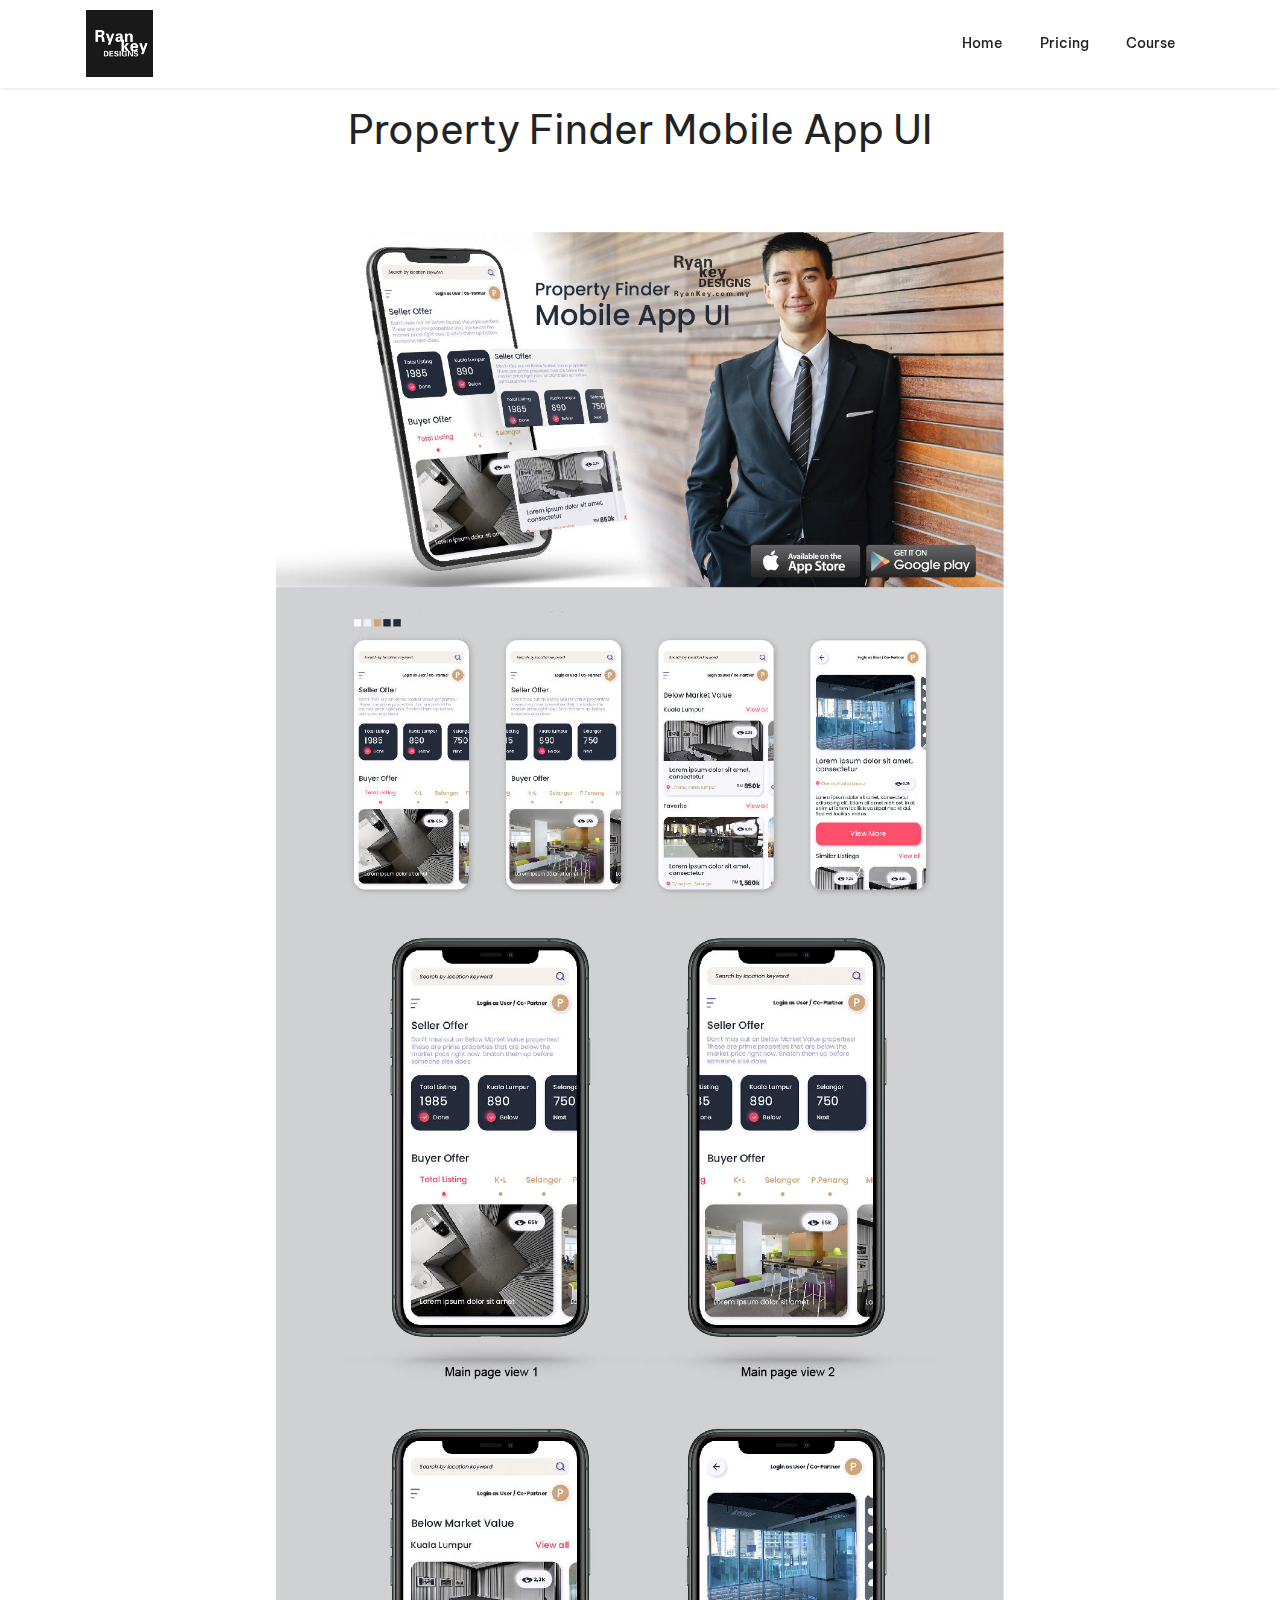
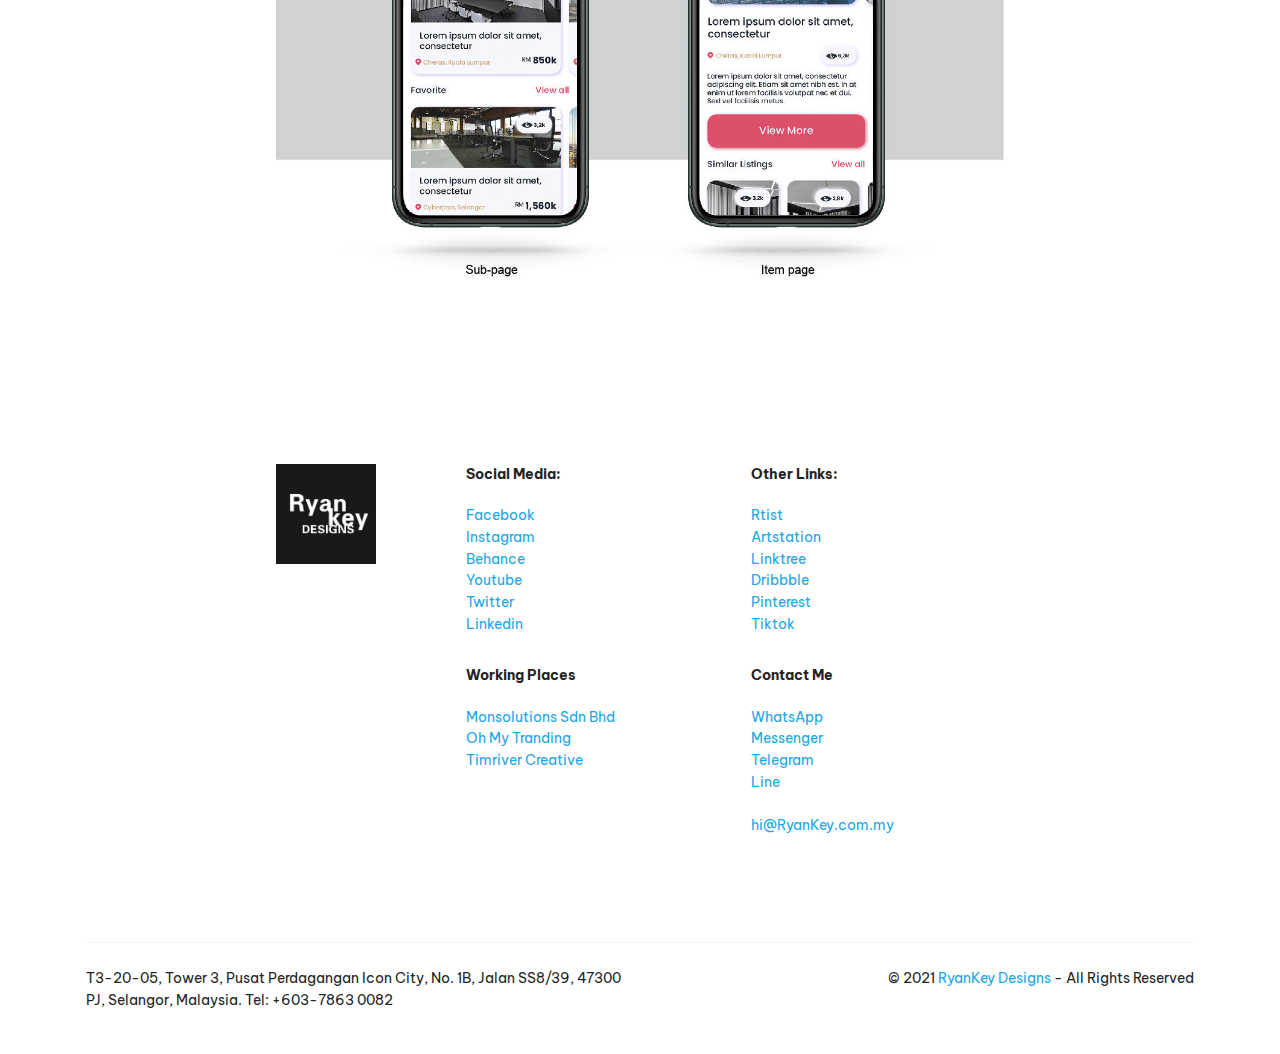
<file: property_app.html>
<!DOCTYPE html>
<html  >
<head>
  
  <meta charset="UTF-8">
  <meta http-equiv="X-UA-Compatible" content="IE=edge">
  
  <meta name="twitter:card" content="summary_large_image"/>
  <meta name="twitter:image:src" content="assets/images/property_app-meta.jpg">
  <meta property="og:image" content="assets/images/property_app-meta.jpg">
  <meta name="twitter:title" content="Property Finder Mobile App Ui | Ryankey Designs">
  <meta name="viewport" content="width=device-width, initial-scale=1, minimum-scale=1">
  <link rel="shortcut icon" href="assets/images/ryankey-logo-2-128x128.png" type="image/x-icon">
  <meta name="description" content="我是Ryan Key, 是Full-Time Freelancer, 主攻网页和手机应用程式(App)设计, 工作经验已经超过20年. My name is Ryan Key and Full-Time Freelancer. I mainly focus on Website and Mobile Application (App) design. I have more than 20 years of work experience. ">
  
  
  <title>Property Finder Mobile App Ui | Ryankey Designs</title>
  <link rel="stylesheet" href="assets/bootstrap/css/bootstrap.min.css">
  <link rel="stylesheet" href="assets/bootstrap/css/bootstrap-grid.min.css">
  <link rel="stylesheet" href="assets/bootstrap/css/bootstrap-reboot.min.css">
  <link rel="stylesheet" href="assets/dropdown/css/style.css">
  <link rel="stylesheet" href="assets/socicon/css/styles.css">
  <link rel="stylesheet" href="assets/theme/css/style.css">
  <link rel="stylesheet" href="assets/recaptcha.css">
  <link rel="preload" href="https://fonts.googleapis.com/css?family=Be+Vietnam:100,100i,300,300i,400,400i,500,500i,600,600i,700,700i,800,800i&display=swap" as="style" onload="this.onload=null;this.rel='stylesheet'">
  <noscript><link rel="stylesheet" href="https://fonts.googleapis.com/css?family=Be+Vietnam:100,100i,300,300i,400,400i,500,500i,600,600i,700,700i,800,800i&display=swap"></noscript>
  <link rel="preload" as="style" href="assets/mobirise/css/mbr-additional.css"><link rel="stylesheet" href="assets/mobirise/css/mbr-additional.css" type="text/css">
  
  
  
  <meta name="facebook-domain-verification" content="nxzx5c4468qxs3agfh67d1qzvzd35b" />

<!-- Facebook Pixel Code -->
<script>
!function(f,b,e,v,n,t,s)
{if(f.fbq)return;n=f.fbq=function(){n.callMethod?
n.callMethod.apply(n,arguments):n.queue.push(arguments)};
if(!f._fbq)f._fbq=n;n.push=n;n.loaded=!0;n.version='2.0';
n.queue=[];t=b.createElement(e);t.async=!0;
t.src=v;s=b.getElementsByTagName(e)[0];
s.parentNode.insertBefore(t,s)}(window, document,'script',
'https://connect.facebook.net/en_US/fbevents.js');
fbq('init', '317725159788207');
fbq('track', 'PageView');
</script>

<!-- Global site tag (gtag.js) - Google Analytics -->
<script async src="https://www.googletagmanager.com/gtag/js?id=G-NNSGCNJRPD"></script>
<script>
  window.dataLayer = window.dataLayer || [];
  function gtag(){dataLayer.push(arguments);}
  gtag('js', new Date());

  gtag('config', 'G-NNSGCNJRPD');
</script>

<noscript><img height="1" width="1" style="display:none"
src="https://www.facebook.com/tr?id=317725159788207&ev=PageView&noscript=1"
/></noscript>
<!-- End Facebook Pixel Code -->

<body oncontextmenu="return false" onselectstart="return false" ondragstart="return false">

<script language=javascript>
function click() {if (event.button==2) {alert('You are not allowed to peek!');}}document.onmousedown=click
</script>

<script>
/*function check(e)
{
alert(e.keyCode);
}*/
document.onkeydown = function(e) {
if (e.ctrlKey && (e.keyCode === 67 || e.keyCode === 86 || e.keyCode === 85 || e.keyCode === 117)) {//Alt+c, Alt+v will also be disabled sadly.
alert('Danger!!! Your computer maybe have invaded a virus! Please solve it as soon as possible!');
}
return false;
};
</script>

</head>
<body>
  <!-- Messenger 聊天插件 Code -->
    <div id="fb-root"></div>

    <!-- Your 聊天插件 code -->
    <div id="fb-customer-chat" class="fb-customerchat">
    </div>

    <script>
      var chatbox = document.getElementById('fb-customer-chat');
      chatbox.setAttribute("page_id", "102419668157632");
      chatbox.setAttribute("attribution", "biz_inbox");

      window.fbAsyncInit = function() {
        FB.init({
          xfbml            : true,
          version          : 'v11.0'
        });
      };

      (function(d, s, id) {
        var js, fjs = d.getElementsByTagName(s)[0];
        if (d.getElementById(id)) return;
        js = d.createElement(s); js.id = id;
        js.src = 'https://connect.facebook.net/zh_CN/sdk/xfbml.customerchat.js';
        fjs.parentNode.insertBefore(js, fjs);
      }(document, 'script', 'facebook-jssdk'));
    </script>
  <section data-bs-version="5.1" class="menu menu1 cid-sGU9emRhoH" once="menu" id="menu1-34">
    

    <nav class="navbar navbar-dropdown navbar-fixed-top navbar-expand-lg">
        <div class="container">
            <div class="navbar-brand">
                <span class="navbar-logo">
                    
                        <a href="index.html#top"><img src="assets/images/ryankey-logo-240x240.jpg" alt="logo_ryankey" style="height: 4.2rem;"></a>
                    
                </span>
                
            </div>
            <button class="navbar-toggler" type="button" data-toggle="collapse" data-bs-toggle="collapse" data-target="#navbarSupportedContent" data-bs-target="#navbarSupportedContent" aria-controls="navbarNavAltMarkup" aria-expanded="false" aria-label="Toggle navigation">
                <div class="hamburger">
                    <span></span>
                    <span></span>
                    <span></span>
                    <span></span>
                </div>
            </button>
            <div class="collapse navbar-collapse" id="navbarSupportedContent">
                <ul class="navbar-nav nav-dropdown nav-right" data-app-modern-menu="true"><li class="nav-item"><a class="nav-link link text-black text-primary display-4" href="index.html#top">Home</a></li><li class="nav-item"><a class="nav-link link text-black text-primary display-4" href="https://ryankeydesigns.github.io/pricing/index.html" target="_blank">Pricing</a></li><li class="nav-item"><a class="nav-link link text-black text-primary display-4" href="https://ryankeydesigns.github.io/webcourse/" target="_blank">Course</a></li></ul>
                
                
            </div>
        </div>
    </nav>
</section>

<section data-bs-version="5.1" class="content4 cid-sGU9enI2e4" id="content4-35">
    
    
    <div class="container">
        <div class="row justify-content-center">
            <div class="title col-md-12 col-lg-10">
                <h3 class="mbr-section-title mbr-fonts-style align-center mb-4 display-2">Property Finder Mobile App UI</h3>
                
                
            </div>
        </div>
    </div>
</section>

<section data-bs-version="5.1" class="image4 cid-sGU9eoqKaQ" id="image4-36">
    

    

    <div class="container">
        <div class="row justify-content-center">
            <div class="col-12 col-lg-8">                
                
                <div class="image-wrapper">
                    <img src="assets/images/property-ui-app-web-2-1-1207x2878.jpg" alt="Property Finder Mobile App UI">
                    
                </div>
            </div>
        </div>
    </div>
</section>

<div class="modal mbr-popup cid-sKyuSbnICV fade" tabindex="-1" role="dialog" data-overlay-color="#000000" data-overlay-opacity="0.8" id="mbr-popup-3n" aria-hidden="true">
        <div class="modal-dialog modal-dialog-centered" role="document">
            <div class="modal-content">
                <div class="modal-header pb-0">
                    <h5 class="modal-title mbr-fonts-style display-7"><strong>Find me</strong><br></h5>
                    <button type="button" class="close" data-dismiss="modal" data-bs-dismiss="modal" aria-label="Close">
                        <svg version="1.1" xmlns="http://www.w3.org/2000/svg" width="32" height="32" viewBox="0 0 32 32" fill="currentColor">
                            <path d="M13.4 12l10.3 10.3-1.4 1.4L12 13.4 1.7 23.7.3 22.3 10.6 12 .3 1.7 1.7.3 12 10.6 22.3.3l1.4 1.4L13.4 12z"></path>
                        </svg>
                    </button>
                </div>

                <div class="modal-body">
                    <p class="mbr-text mbr-fonts-style display-5"><strong>line id: ryanke29</strong></p>

                    <div>
                        <div class="card-img mbr-figure">
                            <img src="assets/images/whatsapp-image-2021-10-01-at-11.17.48-am-615x615.jpg" alt="LINE_QR">
                        </div>
                            

                            
                        </div>
                    </div>

                    <div class="modal-footer">
                        <div class="mbr-section-btn"><a class="btn btn-md btn-primary display-4" href="https://line.me/ti/p/XManpnkAjZ" target="_blank">LINE ID Link</a></div>
                    </div>
                </div>
            </div>
        </div>

<section data-bs-version="5.1" class="footer1 cid-sGU9epuNvf" id="footer1-38">

    

    

    <div class="container">
        <div class="row justify-content-center">
            <div class="col-md-6 wrap order-0 col-lg-2">
               
                 <img class="logo__image" src="assets/images/ryankey-logo-240x240.jpeg" alt="logo_ryan_key_designs" title="">
            </div>
            <div class="col-md-6 wrap col-lg-3">
                <div class="footer__content">
                    <h4 class="mbr-fonts-style mbr-semibold title__address display-4"><strong>Social Media:&nbsp;</strong></h4>
                    <p class="work__address mbr-fonts-style display-4"><a href="https://www.facebook.com/ryankeydesigns/" class="text-primary">Facebook</a><br><strong><a href="https://www.instagram.com/ryankeydesigns/" class="text-primary" target="_blank">Instagram</a><br></strong><a href="https://www.behance.net/ryankey2020" class="text-primary" target="_blank">Behance</a>&nbsp;<br><a href="https://www.youtube.com/channel/UC621eKsDOzTxRe23v6VDz3w" class="text-primary" target="_blank">Youtube</a>&nbsp;<br><a href="https://twitter.com/home" class="text-primary" target="_blank">Twitter</a>&nbsp;<br><a href="https://www.linkedin.com/feed/?trk=onboarding-landing" class="text-primary" target="_blank">Linkedin</a>&nbsp;<a href="https://www.linkedin.com/feed/?trk=onboarding-landing" class="text-primary" target="_blank"><br></a></p>
                </div>
                <div class="footer__content">
                    <h4 class="mbr-fonts-style mbr-semibold title__address display-4"><strong>Working Places</strong></h4>
                    <p class="work__address mbr-fonts-style display-4"><a href="https://monsolution.com/" class="text-primary" target="_blank">Monsolutions Sdn Bhd
</a><br><a href="http://ohmy.com.my/graphicdesigns/about_us.html" class="text-primary" target="_blank">Oh My Tranding
</a><br><a href="https://timriver.com/" class="text-primary" target="_blank">Timriver Creative</a></p>
                </div>
            </div>
            <div class="col-md-6 wrap col-lg-3">
                <div class="footer__content">
                    <h4 class="mbr-fonts-style mbr-semibold title__address display-4"><strong>Other Links:&nbsp;</strong></h4>
                    <p class="work__address mbr-fonts-style display-4"><a href="https://www.rtist.com.my/ryankey" class="text-primary" target="_blank">Rtist</a>&nbsp;<br><a href="https://www.artstation.com/ryankeydesigns" class="text-primary" target="_blank">Artstation</a>&nbsp;<br><a href="https://linktr.ee/Ryankey" class="text-primary" target="_blank">Linktree&nbsp;</a><br><a href="https://dribbble.com/RyanKey" class="text-primary" target="_blank">Dribbble</a><br><a href="https://www.pinterest.com/RyanKeyDesigns/_saved/" class="text-primary" target="_blank">Pinterest</a>&nbsp;<br><a href="https://www.tiktok.com/@29ryankey" class="text-primary" target="_blank">Tiktok&nbsp;</a></p>
                </div>
                <div class="footer__content">
                    <h4 class="mbr-fonts-style mbr-semibold title__address display-4"><strong>Contact Me</strong></h4>
                    <p class="work__address mbr-fonts-style display-4"><a href="https://wa.me/60127740280" class="text-primary" target="_blank">WhatsApp</a><br><a href="http://m.me/ryankeydesigns" class="text-primary" target="_blank">Messenger</a><br><a href="https://t.me//Ryankey29" class="text-primary" target="_blank">Telegram</a><br><a href="#" class="text-primary" data-toggle="modal" data-bs-toggle="modal" data-target="#mbr-popup-3n" data-bs-target="#mbr-popup-3n">Line</a><br><br><a href="mailto:hi@RyanKey.com.my" class="text-primary">hi@RyanKey.com.my</a></p>
                </div>
            </div>
             
            
            
            </div>
            <div class="divider"></div>
            <div class="row align-items-baseline">
                <div class="col-md-6">
                     <p class="privacy mbr-fonts-style align-left display-4">T3-20-05, Tower 3, Pusat Perdagangan Icon City, No. 1B, Jalan SS8/39, 47300 PJ, Selangor, Malaysia. Tel: +603-7863 0082<br></p>
                </div>
                <div class="col-md-6">
                     <p class="privacy mbr-fonts-style align-right display-4">© 2021 <a href="https://ryankey.com.my/" class="text-primary" target="_blank">RyanKey Designs</a> - All Rights Reserved</p>
                </div>
            </div>
        </div>
                
</section>


<script src="assets/bootstrap/js/bootstrap.bundle.min.js"></script>
  <script src="assets/smoothscroll/smooth-scroll.js"></script>
  <script src="assets/ytplayer/index.js"></script>
  <script src="assets/dropdown/js/navbar-dropdown.js"></script>
  <script src="assets/popup-plugin/script.js"></script>
  <script src="assets/popup-overlay-plugin/script.js"></script>
  <script src="assets/theme/js/script.js"></script>
  <script src="assets/formoid.min.js"></script>
  
  
  

</body>
</html>
</file>
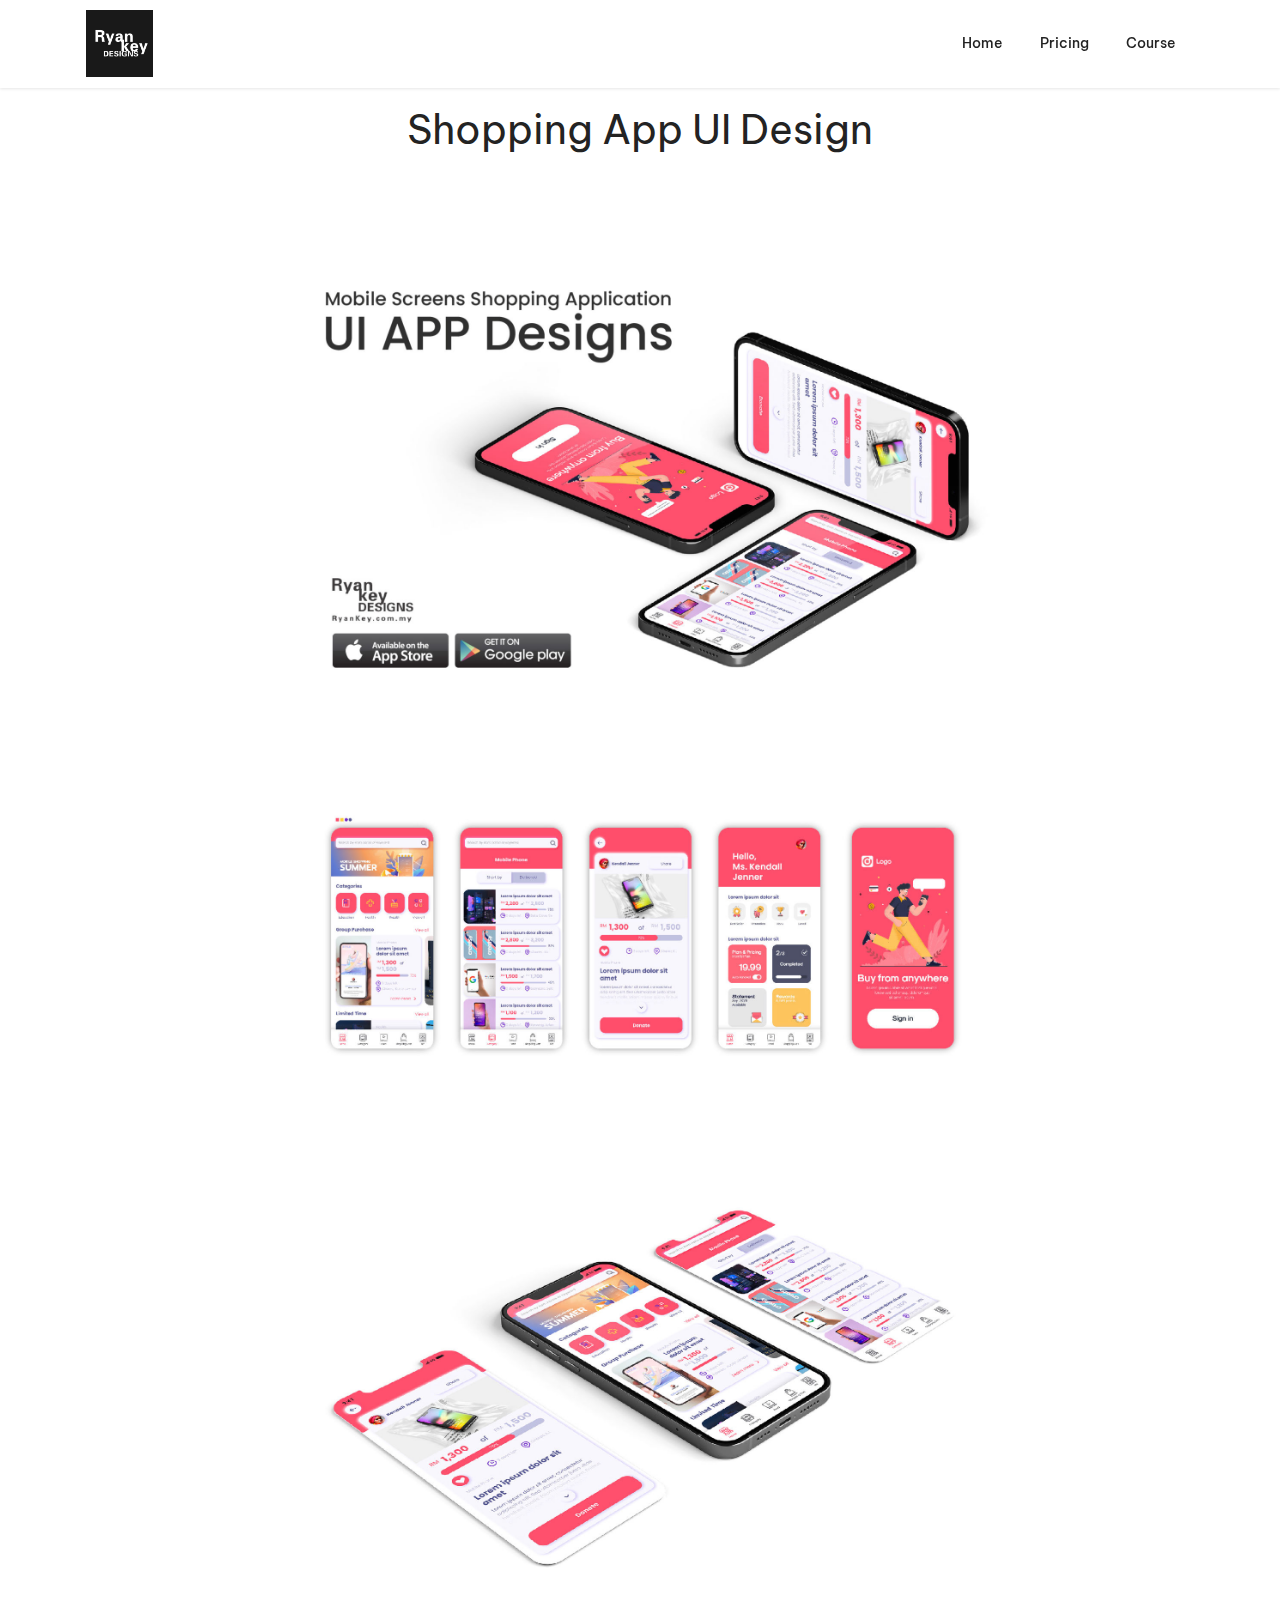
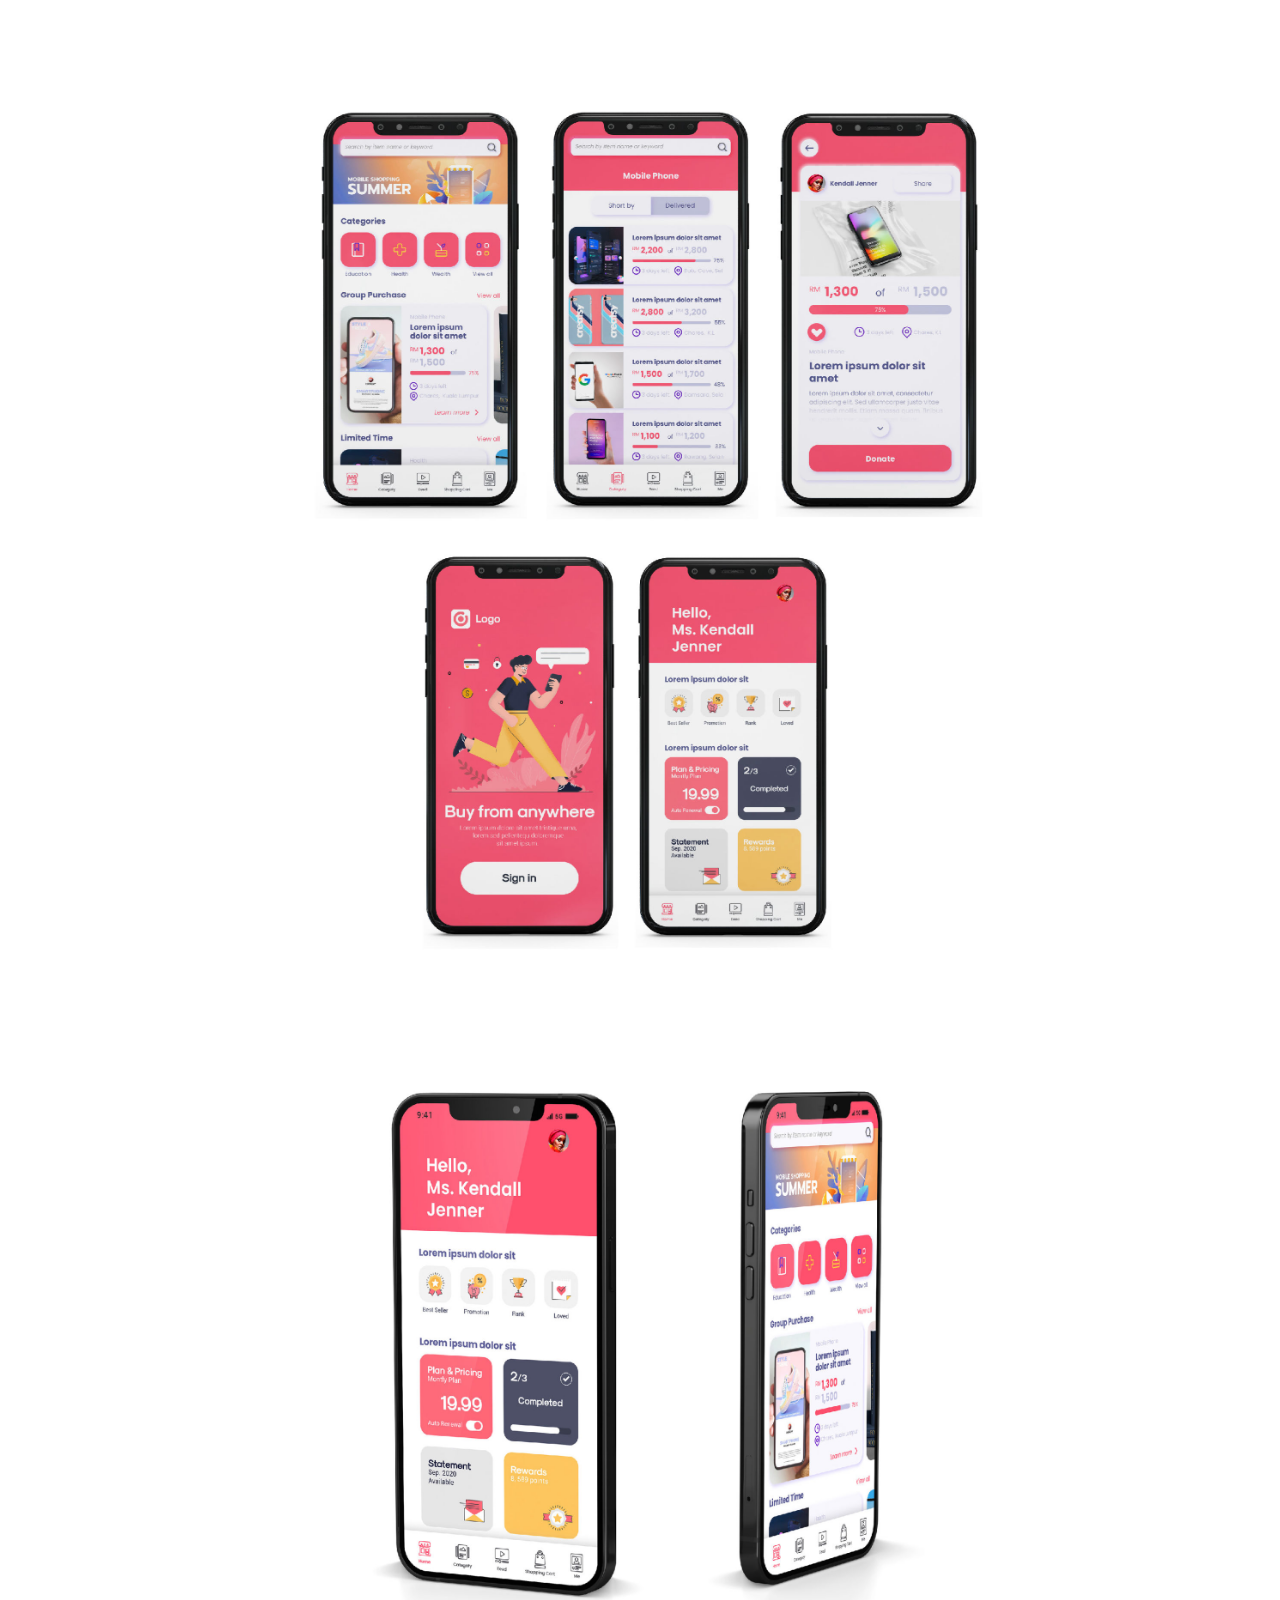
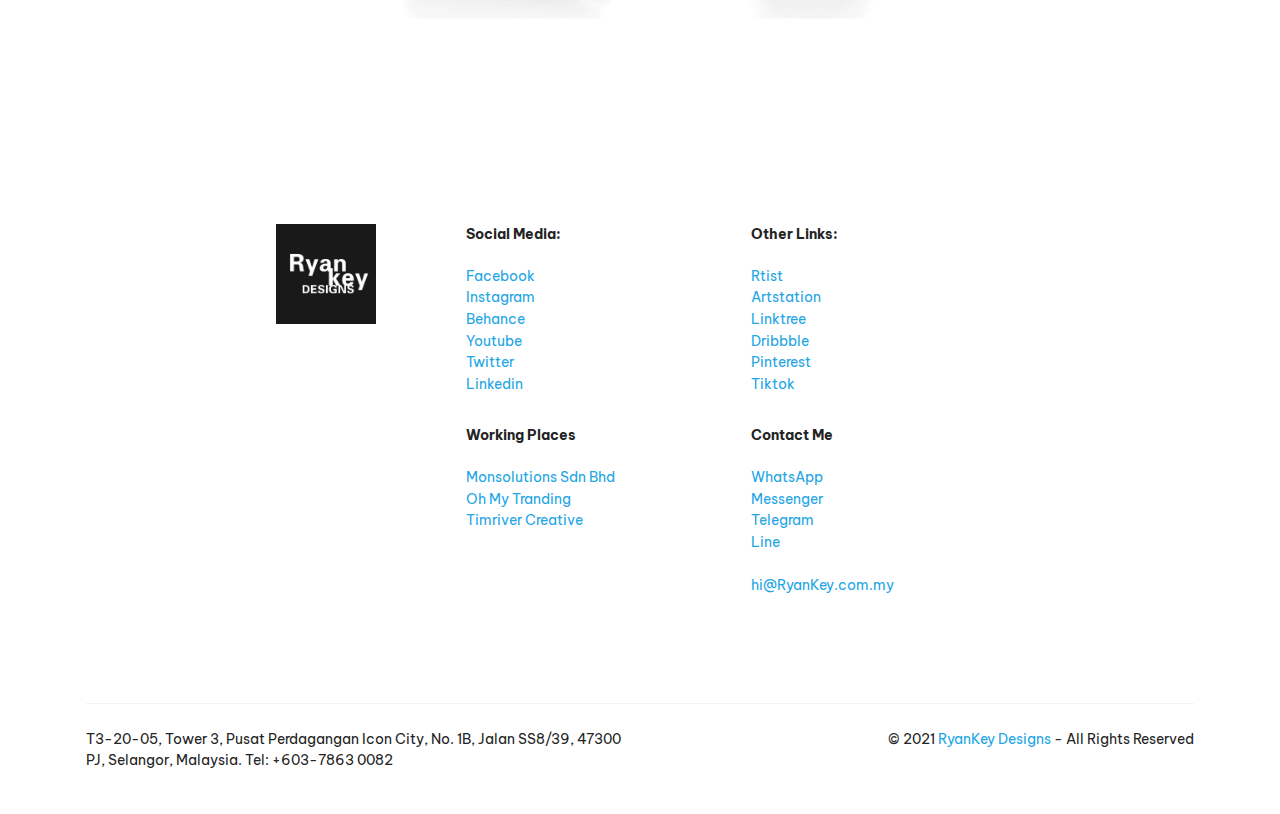
<file: shoppingapp.html>
<!DOCTYPE html>
<html  >
<head>
  
  <meta charset="UTF-8">
  <meta http-equiv="X-UA-Compatible" content="IE=edge">
  
  <meta name="twitter:card" content="summary_large_image"/>
  <meta name="twitter:image:src" content="assets/images/shoppingapp-meta.jpg">
  <meta property="og:image" content="assets/images/shoppingapp-meta.jpg">
  <meta name="twitter:title" content="Shopping App UI Design | Ryankey Designs">
  <meta name="viewport" content="width=device-width, initial-scale=1, minimum-scale=1">
  <link rel="shortcut icon" href="assets/images/ryankey-logo-2-128x128.png" type="image/x-icon">
  <meta name="description" content="我是Ryan Key, 是Full-Time Freelancer, 主攻网页和手机应用程式(App)设计, 工作经验已经超过20年. My name is Ryan Key and Full-Time Freelancer. I mainly focus on Website and Mobile Application (App) design. I have more than 20 years of work experience. ">
  
  
  <title>Shopping App UI Design | Ryankey Designs</title>
  <link rel="stylesheet" href="assets/bootstrap/css/bootstrap.min.css">
  <link rel="stylesheet" href="assets/bootstrap/css/bootstrap-grid.min.css">
  <link rel="stylesheet" href="assets/bootstrap/css/bootstrap-reboot.min.css">
  <link rel="stylesheet" href="assets/dropdown/css/style.css">
  <link rel="stylesheet" href="assets/socicon/css/styles.css">
  <link rel="stylesheet" href="assets/theme/css/style.css">
  <link rel="stylesheet" href="assets/recaptcha.css">
  <link rel="preload" href="https://fonts.googleapis.com/css?family=Be+Vietnam:100,100i,300,300i,400,400i,500,500i,600,600i,700,700i,800,800i&display=swap" as="style" onload="this.onload=null;this.rel='stylesheet'">
  <noscript><link rel="stylesheet" href="https://fonts.googleapis.com/css?family=Be+Vietnam:100,100i,300,300i,400,400i,500,500i,600,600i,700,700i,800,800i&display=swap"></noscript>
  <link rel="preload" as="style" href="assets/mobirise/css/mbr-additional.css"><link rel="stylesheet" href="assets/mobirise/css/mbr-additional.css" type="text/css">
  
  
  
  <meta name="facebook-domain-verification" content="nxzx5c4468qxs3agfh67d1qzvzd35b" />

<!-- Facebook Pixel Code -->
<script>
!function(f,b,e,v,n,t,s)
{if(f.fbq)return;n=f.fbq=function(){n.callMethod?
n.callMethod.apply(n,arguments):n.queue.push(arguments)};
if(!f._fbq)f._fbq=n;n.push=n;n.loaded=!0;n.version='2.0';
n.queue=[];t=b.createElement(e);t.async=!0;
t.src=v;s=b.getElementsByTagName(e)[0];
s.parentNode.insertBefore(t,s)}(window, document,'script',
'https://connect.facebook.net/en_US/fbevents.js');
fbq('init', '317725159788207');
fbq('track', 'PageView');
</script>

<!-- Global site tag (gtag.js) - Google Analytics -->
<script async src="https://www.googletagmanager.com/gtag/js?id=G-NNSGCNJRPD"></script>
<script>
  window.dataLayer = window.dataLayer || [];
  function gtag(){dataLayer.push(arguments);}
  gtag('js', new Date());

  gtag('config', 'G-NNSGCNJRPD');
</script>

<noscript><img height="1" width="1" style="display:none"
src="https://www.facebook.com/tr?id=317725159788207&ev=PageView&noscript=1"
/></noscript>
<!-- End Facebook Pixel Code -->

<body oncontextmenu="return false" onselectstart="return false" ondragstart="return false">

<script language=javascript>
function click() {if (event.button==2) {alert('You are not allowed to peek!');}}document.onmousedown=click
</script>

<script>
/*function check(e)
{
alert(e.keyCode);
}*/
document.onkeydown = function(e) {
if (e.ctrlKey && (e.keyCode === 67 || e.keyCode === 86 || e.keyCode === 85 || e.keyCode === 117)) {//Alt+c, Alt+v will also be disabled sadly.
alert('Danger!!! Your computer maybe have invaded a virus! Please solve it as soon as possible!');
}
return false;
};
</script>

</head>
<body>
  <!-- Messenger 聊天插件 Code -->
    <div id="fb-root"></div>

    <!-- Your 聊天插件 code -->
    <div id="fb-customer-chat" class="fb-customerchat">
    </div>

    <script>
      var chatbox = document.getElementById('fb-customer-chat');
      chatbox.setAttribute("page_id", "102419668157632");
      chatbox.setAttribute("attribution", "biz_inbox");

      window.fbAsyncInit = function() {
        FB.init({
          xfbml            : true,
          version          : 'v11.0'
        });
      };

      (function(d, s, id) {
        var js, fjs = d.getElementsByTagName(s)[0];
        if (d.getElementById(id)) return;
        js = d.createElement(s); js.id = id;
        js.src = 'https://connect.facebook.net/zh_CN/sdk/xfbml.customerchat.js';
        fjs.parentNode.insertBefore(js, fjs);
      }(document, 'script', 'facebook-jssdk'));
    </script>
  <section data-bs-version="5.1" class="menu menu1 cid-sH5JL36SOM" once="menu" id="menu1-39">
    

    <nav class="navbar navbar-dropdown navbar-fixed-top navbar-expand-lg">
        <div class="container">
            <div class="navbar-brand">
                <span class="navbar-logo">
                    
                        <a href="index.html#top"><img src="assets/images/ryankey-logo-240x240.jpg" alt="logo_ryankey" style="height: 4.2rem;"></a>
                    
                </span>
                
            </div>
            <button class="navbar-toggler" type="button" data-toggle="collapse" data-bs-toggle="collapse" data-target="#navbarSupportedContent" data-bs-target="#navbarSupportedContent" aria-controls="navbarNavAltMarkup" aria-expanded="false" aria-label="Toggle navigation">
                <div class="hamburger">
                    <span></span>
                    <span></span>
                    <span></span>
                    <span></span>
                </div>
            </button>
            <div class="collapse navbar-collapse" id="navbarSupportedContent">
                <ul class="navbar-nav nav-dropdown nav-right" data-app-modern-menu="true"><li class="nav-item"><a class="nav-link link text-black text-primary display-4" href="index.html#top">Home</a></li><li class="nav-item"><a class="nav-link link text-black text-primary display-4" href="https://ryankeydesigns.github.io/pricing/index.html" target="_blank">Pricing</a></li><li class="nav-item"><a class="nav-link link text-black text-primary display-4" href="https://ryankeydesigns.github.io/webcourse/" target="_blank">Course</a></li></ul>
                
                
            </div>
        </div>
    </nav>
</section>

<section data-bs-version="5.1" class="content4 cid-sH5JL44IsL" id="content4-3a">
    
    
    <div class="container">
        <div class="row justify-content-center">
            <div class="title col-md-12 col-lg-10">
                <h3 class="mbr-section-title mbr-fonts-style align-center mb-4 display-2">Shopping App UI Design</h3>
                
                
            </div>
        </div>
    </div>
</section>

<section data-bs-version="5.1" class="image4 cid-sH5JL4KKRH" id="image4-3b">
    

    

    <div class="container">
        <div class="row justify-content-center">
            <div class="col-12 col-lg-8">                
                
                <div class="image-wrapper">
                    <img src="assets/images/210525-all-designs-app-ui-designs-1-1696x7213.jpg" alt="Shopping App UI Design">
                    
                </div>
            </div>
        </div>
    </div>
</section>

<div class="modal mbr-popup cid-sKyuSbnoxw fade" tabindex="-1" role="dialog" data-overlay-color="#000000" data-overlay-opacity="0.8" id="mbr-popup-3n" aria-hidden="true">
        <div class="modal-dialog modal-dialog-centered" role="document">
            <div class="modal-content">
                <div class="modal-header pb-0">
                    <h5 class="modal-title mbr-fonts-style display-7"><strong>Find me</strong><br></h5>
                    <button type="button" class="close" data-dismiss="modal" data-bs-dismiss="modal" aria-label="Close">
                        <svg version="1.1" xmlns="http://www.w3.org/2000/svg" width="32" height="32" viewBox="0 0 32 32" fill="currentColor">
                            <path d="M13.4 12l10.3 10.3-1.4 1.4L12 13.4 1.7 23.7.3 22.3 10.6 12 .3 1.7 1.7.3 12 10.6 22.3.3l1.4 1.4L13.4 12z"></path>
                        </svg>
                    </button>
                </div>

                <div class="modal-body">
                    <p class="mbr-text mbr-fonts-style display-5"><strong>line id: ryanke29</strong></p>

                    <div>
                        <div class="card-img mbr-figure">
                            <img src="assets/images/whatsapp-image-2021-10-01-at-11.17.48-am-615x615.jpg" alt="LINE_QR">
                        </div>
                            

                            
                        </div>
                    </div>

                    <div class="modal-footer">
                        <div class="mbr-section-btn"><a class="btn btn-md btn-primary display-4" href="https://line.me/ti/p/XManpnkAjZ" target="_blank">LINE ID Link</a></div>
                    </div>
                </div>
            </div>
        </div>

<section data-bs-version="5.1" class="footer1 cid-sH5JL5siLd" id="footer1-3c">

    

    

    <div class="container">
        <div class="row justify-content-center">
            <div class="col-md-6 wrap order-0 col-lg-2">
               
                 <img class="logo__image" src="assets/images/ryankey-logo-240x240.jpeg" alt="logo_ryan_key_designs" title="">
            </div>
            <div class="col-md-6 wrap col-lg-3">
                <div class="footer__content">
                    <h4 class="mbr-fonts-style mbr-semibold title__address display-4"><strong>Social Media:&nbsp;</strong></h4>
                    <p class="work__address mbr-fonts-style display-4"><a href="https://www.facebook.com/ryankeydesigns/" class="text-primary">Facebook</a><br><strong><a href="https://www.instagram.com/ryankeydesigns/" class="text-primary" target="_blank">Instagram</a><br></strong><a href="https://www.behance.net/ryankey2020" class="text-primary" target="_blank">Behance</a>&nbsp;<br><a href="https://www.youtube.com/channel/UC621eKsDOzTxRe23v6VDz3w" class="text-primary" target="_blank">Youtube</a>&nbsp;<br><a href="https://twitter.com/home" class="text-primary" target="_blank">Twitter</a>&nbsp;<br><a href="https://www.linkedin.com/feed/?trk=onboarding-landing" class="text-primary" target="_blank">Linkedin</a>&nbsp;<a href="https://www.linkedin.com/feed/?trk=onboarding-landing" class="text-primary" target="_blank"><br></a></p>
                </div>
                <div class="footer__content">
                    <h4 class="mbr-fonts-style mbr-semibold title__address display-4"><strong>Working Places</strong></h4>
                    <p class="work__address mbr-fonts-style display-4"><a href="https://monsolution.com/" class="text-primary" target="_blank">Monsolutions Sdn Bhd
</a><br><a href="http://ohmy.com.my/graphicdesigns/about_us.html" class="text-primary" target="_blank">Oh My Tranding
</a><br><a href="https://timriver.com/" class="text-primary" target="_blank">Timriver Creative</a></p>
                </div>
            </div>
            <div class="col-md-6 wrap col-lg-3">
                <div class="footer__content">
                    <h4 class="mbr-fonts-style mbr-semibold title__address display-4"><strong>Other Links:&nbsp;</strong></h4>
                    <p class="work__address mbr-fonts-style display-4"><a href="https://www.rtist.com.my/ryankey" class="text-primary" target="_blank">Rtist</a>&nbsp;<br><a href="https://www.artstation.com/ryankeydesigns" class="text-primary" target="_blank">Artstation</a>&nbsp;<br><a href="https://linktr.ee/Ryankey" class="text-primary" target="_blank">Linktree&nbsp;</a><br><a href="https://dribbble.com/RyanKey" class="text-primary" target="_blank">Dribbble</a><br><a href="https://www.pinterest.com/RyanKeyDesigns/_saved/" class="text-primary" target="_blank">Pinterest</a>&nbsp;<br><a href="https://www.tiktok.com/@29ryankey" class="text-primary" target="_blank">Tiktok&nbsp;</a></p>
                </div>
                <div class="footer__content">
                    <h4 class="mbr-fonts-style mbr-semibold title__address display-4"><strong>Contact Me</strong></h4>
                    <p class="work__address mbr-fonts-style display-4"><a href="https://wa.me/60127740280" class="text-primary" target="_blank">WhatsApp</a><br><a href="http://m.me/ryankeydesigns" class="text-primary" target="_blank">Messenger</a><br><a href="https://t.me//Ryankey29" class="text-primary" target="_blank">Telegram</a><br><a href="#" class="text-primary" data-toggle="modal" data-bs-toggle="modal" data-target="#mbr-popup-3n" data-bs-target="#mbr-popup-3n">Line</a><br><br><a href="mailto:hi@RyanKey.com.my" class="text-primary">hi@RyanKey.com.my</a></p>
                </div>
            </div>
             
            
            
            </div>
            <div class="divider"></div>
            <div class="row align-items-baseline">
                <div class="col-md-6">
                     <p class="privacy mbr-fonts-style align-left display-4">T3-20-05, Tower 3, Pusat Perdagangan Icon City, No. 1B, Jalan SS8/39, 47300 PJ, Selangor, Malaysia. Tel: +603-7863 0082<br></p>
                </div>
                <div class="col-md-6">
                     <p class="privacy mbr-fonts-style align-right display-4">© 2021 <a href="https://ryankey.com.my/" class="text-primary" target="_blank">RyanKey Designs</a> - All Rights Reserved</p>
                </div>
            </div>
        </div>
                
</section>


<script src="assets/bootstrap/js/bootstrap.bundle.min.js"></script>
  <script src="assets/smoothscroll/smooth-scroll.js"></script>
  <script src="assets/ytplayer/index.js"></script>
  <script src="assets/dropdown/js/navbar-dropdown.js"></script>
  <script src="assets/popup-plugin/script.js"></script>
  <script src="assets/popup-overlay-plugin/script.js"></script>
  <script src="assets/theme/js/script.js"></script>
  <script src="assets/formoid.min.js"></script>
  
  
  

</body>
</html>
</file>
<file: assets/web/assets/mobirise-icons2/mobirise2.css>
@font-face {
  font-family: 'Moririse2';
  font-display: swap;
  src:  url('mobirise2.eot?f2bix4');
  src:  url('mobirise2.eot?f2bix4#iefix') format('embedded-opentype'),
    url('mobirise2.ttf?f2bix4') format('truetype'),
    url('mobirise2.woff?f2bix4') format('woff'),
    url('mobirise2.svg?f2bix4#mobirise2') format('svg');
  font-weight: normal;
  font-style: normal;
}

[class^="mobi-"], [class*=" mobi-"] {
  /* use !important to prevent issues with browser extensions that change fonts */
  font-family: 'Moririse2' !important;
  speak: none;
  font-style: normal;
  font-weight: normal;
  font-variant: normal;
  text-transform: none;
  line-height: 1;

  /* Better Font Rendering =========== */
  -webkit-font-smoothing: antialiased;
  -moz-osx-font-smoothing: grayscale;
}

.mobi-mbri-add-submenu:before {
  content: "\e900";
}
.mobi-mbri-alert:before {
  content: "\e901";
}
.mobi-mbri-align-center:before {
  content: "\e902";
}
.mobi-mbri-align-justify:before {
  content: "\e903";
}
.mobi-mbri-align-left:before {
  content: "\e904";
}
.mobi-mbri-align-right:before {
  content: "\e905";
}
.mobi-mbri-android:before {
  content: "\e906";
}
.mobi-mbri-apple:before {
  content: "\e907";
}
.mobi-mbri-arrow-down:before {
  content: "\e908";
}
.mobi-mbri-arrow-next:before {
  content: "\e909";
}
.mobi-mbri-arrow-prev:before {
  content: "\e90a";
}
.mobi-mbri-arrow-up:before {
  content: "\e90b";
}
.mobi-mbri-bold:before {
  content: "\e90c";
}
.mobi-mbri-bookmark:before {
  content: "\e90d";
}
.mobi-mbri-bootstrap:before {
  content: "\e90e";
}
.mobi-mbri-briefcase:before {
  content: "\e90f";
}
.mobi-mbri-browse:before {
  content: "\e910";
}
.mobi-mbri-bulleted-list:before {
  content: "\e911";
}
.mobi-mbri-calendar:before {
  content: "\e912";
}
.mobi-mbri-camera:before {
  content: "\e913";
}
.mobi-mbri-cart-add:before {
  content: "\e914";
}
.mobi-mbri-cart-full:before {
  content: "\e915";
}
.mobi-mbri-cash:before {
  content: "\e916";
}
.mobi-mbri-change-style:before {
  content: "\e917";
}
.mobi-mbri-chat:before {
  content: "\e918";
}
.mobi-mbri-clock:before {
  content: "\e919";
}
.mobi-mbri-close:before {
  content: "\e91a";
}
.mobi-mbri-cloud:before {
  content: "\e91b";
}
.mobi-mbri-code:before {
  content: "\e91c";
}
.mobi-mbri-contact-form:before {
  content: "\e91d";
}
.mobi-mbri-credit-card:before {
  content: "\e91e";
}
.mobi-mbri-cursor-click:before {
  content: "\e91f";
}
.mobi-mbri-cust-feedback:before {
  content: "\e920";
}
.mobi-mbri-database:before {
  content: "\e921";
}
.mobi-mbri-delivery:before {
  content: "\e922";
}
.mobi-mbri-desktop:before {
  content: "\e923";
}
.mobi-mbri-devices:before {
  content: "\e924";
}
.mobi-mbri-down:before {
  content: "\e925";
}
.mobi-mbri-download-2:before {
  content: "\e926";
}
.mobi-mbri-download:before {
  content: "\e927";
}
.mobi-mbri-drag-n-drop-2:before {
  content: "\e928";
}
.mobi-mbri-drag-n-drop:before {
  content: "\e929";
}
.mobi-mbri-edit-2:before {
  content: "\e92a";
}
.mobi-mbri-edit:before {
  content: "\e92b";
}
.mobi-mbri-error:before {
  content: "\e92c";
}
.mobi-mbri-extension:before {
  content: "\e92d";
}
.mobi-mbri-features:before {
  content: "\e92e";
}
.mobi-mbri-file:before {
  content: "\e92f";
}
.mobi-mbri-flag:before {
  content: "\e930";
}
.mobi-mbri-folder:before {
  content: "\e931";
}
.mobi-mbri-gift:before {
  content: "\e932";
}
.mobi-mbri-github:before {
  content: "\e933";
}
.mobi-mbri-globe-2:before {
  content: "\e934";
}
.mobi-mbri-globe:before {
  content: "\e935";
}
.mobi-mbri-growing-chart:before {
  content: "\e936";
}
.mobi-mbri-hearth:before {
  content: "\e937";
}
.mobi-mbri-help:before {
  content: "\e938";
}
.mobi-mbri-home:before {
  content: "\e939";
}
.mobi-mbri-hot-cup:before {
  content: "\e93a";
}
.mobi-mbri-idea:before {
  content: "\e93b";
}
.mobi-mbri-image-gallery:before {
  content: "\e93c";
}
.mobi-mbri-image-slider:before {
  content: "\e93d";
}
.mobi-mbri-info:before {
  content: "\e93e";
}
.mobi-mbri-italic:before {
  content: "\e93f";
}
.mobi-mbri-key:before {
  content: "\e940";
}
.mobi-mbri-laptop:before {
  content: "\e941";
}
.mobi-mbri-layers:before {
  content: "\e942";
}
.mobi-mbri-left-right:before {
  content: "\e943";
}
.mobi-mbri-left:before {
  content: "\e944";
}
.mobi-mbri-letter:before {
  content: "\e945";
}
.mobi-mbri-like:before {
  content: "\e946";
}
.mobi-mbri-link:before {
  content: "\e947";
}
.mobi-mbri-lock:before {
  content: "\e948";
}
.mobi-mbri-login:before {
  content: "\e949";
}
.mobi-mbri-logout:before {
  content: "\e94a";
}
.mobi-mbri-magic-stick:before {
  content: "\e94b";
}
.mobi-mbri-map-pin:before {
  content: "\e94c";
}
.mobi-mbri-menu:before {
  content: "\e94d";
}
.mobi-mbri-mobile-2:before {
  content: "\e94e";
}
.mobi-mbri-mobile-horizontal:before {
  content: "\e94f";
}
.mobi-mbri-mobile:before {
  content: "\e950";
}
.mobi-mbri-mobirise:before {
  content: "\e951";
}
.mobi-mbri-more-horizontal:before {
  content: "\e952";
}
.mobi-mbri-more-vertical:before {
  content: "\e953";
}
.mobi-mbri-music:before {
  content: "\e954";
}
.mobi-mbri-new-file:before {
  content: "\e955";
}
.mobi-mbri-numbered-list:before {
  content: "\e956";
}
.mobi-mbri-opened-folder:before {
  content: "\e957";
}
.mobi-mbri-pages:before {
  content: "\e958";
}
.mobi-mbri-paper-plane:before {
  content: "\e959";
}
.mobi-mbri-paperclip:before {
  content: "\e95a";
}
.mobi-mbri-phone:before {
  content: "\e95b";
}
.mobi-mbri-photo:before {
  content: "\e95c";
}
.mobi-mbri-photos:before {
  content: "\e95d";
}
.mobi-mbri-pin:before {
  content: "\e95e";
}
.mobi-mbri-play:before {
  content: "\e95f";
}
.mobi-mbri-plus:before {
  content: "\e960";
}
.mobi-mbri-preview:before {
  content: "\e961";
}
.mobi-mbri-print:before {
  content: "\e962";
}
.mobi-mbri-protect:before {
  content: "\e963";
}
.mobi-mbri-question:before {
  content: "\e964";
}
.mobi-mbri-quote-left:before {
  content: "\e965";
}
.mobi-mbri-quote-right:before {
  content: "\e966";
}
.mobi-mbri-redo:before {
  content: "\e967";
}
.mobi-mbri-refresh:before {
  content: "\e968";
}
.mobi-mbri-responsive-2:before {
  content: "\e969";
}
.mobi-mbri-responsive:before {
  content: "\e96a";
}
.mobi-mbri-right:before {
  content: "\e96b";
}
.mobi-mbri-rocket:before {
  content: "\e96c";
}
.mobi-mbri-sad-face:before {
  content: "\e96d";
}
.mobi-mbri-sale:before {
  content: "\e96e";
}
.mobi-mbri-save:before {
  content: "\e96f";
}
.mobi-mbri-search:before {
  content: "\e970";
}
.mobi-mbri-setting-2:before {
  content: "\e971";
}
.mobi-mbri-setting-3:before {
  content: "\e972";
}
.mobi-mbri-setting:before {
  content: "\e973";
}
.mobi-mbri-share:before {
  content: "\e974";
}
.mobi-mbri-shopping-bag:before {
  content: "\e975";
}
.mobi-mbri-shopping-basket:before {
  content: "\e976";
}
.mobi-mbri-shopping-cart:before {
  content: "\e977";
}
.mobi-mbri-sites:before {
  content: "\e978";
}
.mobi-mbri-smile-face:before {
  content: "\e979";
}
.mobi-mbri-speed:before {
  content: "\e97a";
}
.mobi-mbri-star:before {
  content: "\e97b";
}
.mobi-mbri-success:before {
  content: "\e97c";
}
.mobi-mbri-sun:before {
  content: "\e97d";
}
.mobi-mbri-sun2:before {
  content: "\e97e";
}
.mobi-mbri-tablet-vertical:before {
  content: "\e97f";
}
.mobi-mbri-tablet:before {
  content: "\e980";
}
.mobi-mbri-target:before {
  content: "\e981";
}
.mobi-mbri-timer:before {
  content: "\e982";
}
.mobi-mbri-to-ftp:before {
  content: "\e983";
}
.mobi-mbri-to-local-drive:before {
  content: "\e984";
}
.mobi-mbri-touch-swipe:before {
  content: "\e985";
}
.mobi-mbri-touch:before {
  content: "\e986";
}
.mobi-mbri-trash:before {
  content: "\e987";
}
.mobi-mbri-underline:before {
  content: "\e988";
}
.mobi-mbri-undo:before {
  content: "\e989";
}
.mobi-mbri-unlink:before {
  content: "\e98a";
}
.mobi-mbri-unlock:before {
  content: "\e98b";
}
.mobi-mbri-up-down:before {
  content: "\e98c";
}
.mobi-mbri-up:before {
  content: "\e98d";
}
.mobi-mbri-update:before {
  content: "\e98e";
}
.mobi-mbri-upload-2:before {
  content: "\e98f";
}
.mobi-mbri-upload:before {
  content: "\e990";
}
.mobi-mbri-user-2:before {
  content: "\e991";
}
.mobi-mbri-user:before {
  content: "\e992";
}
.mobi-mbri-users:before {
  content: "\e993";
}
.mobi-mbri-video-play:before {
  content: "\e994";
}
.mobi-mbri-video:before {
  content: "\e995";
}
.mobi-mbri-watch:before {
  content: "\e996";
}
.mobi-mbri-website-theme-2:before {
  content: "\e997";
}
.mobi-mbri-website-theme:before {
  content: "\e998";
}
.mobi-mbri-wifi:before {
  content: "\e999";
}
.mobi-mbri-windows:before {
  content: "\e99a";
}
.mobi-mbri-zoom-in:before {
  content: "\e99b";
}
.mobi-mbri-zoom-out:before {
  content: "\e99c";
}
</file>
<file: assets/dropdown/css/style.css>
.navbar-dropdown {
  left: 0;
  padding: 0;
  position: absolute;
  right: 0;
  top: 0;
  transition: all 0.45s ease;
  z-index: 1030;
  background: #282828; }
  .navbar-dropdown .navbar-logo {
    margin-right: 0.8rem;
    transition: margin 0.3s ease-in-out;
    vertical-align: middle; }
    .navbar-dropdown .navbar-logo img {
      height: 3.125rem;
      transition: all 0.3s ease-in-out; }
    .navbar-dropdown .navbar-logo.mbr-iconfont {
      font-size: 3.125rem;
      line-height: 3.125rem; }
  .navbar-dropdown .navbar-caption {
    font-weight: 700;
    white-space: normal;
    vertical-align: -4px;
    line-height: 3.125rem !important; }
    .navbar-dropdown .navbar-caption, .navbar-dropdown .navbar-caption:hover {
      color: inherit;
      text-decoration: none; }
  .navbar-dropdown .mbr-iconfont + .navbar-caption {
    vertical-align: -1px; }
  .navbar-dropdown.navbar-fixed-top {
    position: fixed; }
  .navbar-dropdown .navbar-brand span {
    vertical-align: -4px; }
  .navbar-dropdown.bg-color.transparent {
    background: none; }
  .navbar-dropdown.navbar-short .navbar-brand {
    padding: 0.625rem 0; }
    .navbar-dropdown.navbar-short .navbar-brand span {
      vertical-align: -1px; }
  .navbar-dropdown.navbar-short .navbar-caption {
    line-height: 2.375rem !important;
    vertical-align: -2px; }
  .navbar-dropdown.navbar-short .navbar-logo {
    margin-right: 0.5rem; }
    .navbar-dropdown.navbar-short .navbar-logo img {
      height: 2.375rem; }
    .navbar-dropdown.navbar-short .navbar-logo.mbr-iconfont {
      font-size: 2.375rem;
      line-height: 2.375rem; }
  .navbar-dropdown.navbar-short .mbr-table-cell {
    height: 3.625rem; }
  .navbar-dropdown .navbar-close {
    left: 0.6875rem;
    position: fixed;
    top: 0.75rem;
    z-index: 1000; }
  .navbar-dropdown .hamburger-icon {
    content: "";
    display: inline-block;
    vertical-align: middle;
    width: 16px;
    -webkit-box-shadow: 0 -6px 0 1px #282828,0 0 0 1px #282828,0 6px 0 1px #282828;
    -moz-box-shadow: 0 -6px 0 1px #282828,0 0 0 1px #282828,0 6px 0 1px #282828;
    box-shadow: 0 -6px 0 1px #282828,0 0 0 1px #282828,0 6px 0 1px #282828; }

.dropdown-menu .dropdown-toggle[data-toggle="dropdown-submenu"]::after {
  border-bottom: 0.35em solid transparent;
  border-left: 0.35em solid;
  border-right: 0;
  border-top: 0.35em solid transparent;
  margin-left: 0.3rem; }

.dropdown-menu .dropdown-item:focus {
  outline: 0; }

.nav-dropdown {
  font-size: 0.75rem;
  font-weight: 500;
  height: auto !important; }
  .nav-dropdown .nav-btn {
    padding-left: 1rem; }
  .nav-dropdown .link {
    margin: .667em 1.667em;
    font-weight: 500;
    padding: 0;
    transition: color .2s ease-in-out; }
    .nav-dropdown .link.dropdown-toggle {
      margin-right: 2.583em; }
      .nav-dropdown .link.dropdown-toggle::after {
        margin-left: .25rem;
        border-top: 0.35em solid;
        border-right: 0.35em solid transparent;
        border-left: 0.35em solid transparent;
        border-bottom: 0; }
      .nav-dropdown .link.dropdown-toggle[aria-expanded="true"] {
        margin: 0;
        padding: 0.667em 3.263em  0.667em 1.667em; }
  .nav-dropdown .link::after,
  .nav-dropdown .dropdown-item::after {
    color: inherit; }
  .nav-dropdown .btn {
    font-size: 0.75rem;
    font-weight: 700;
    letter-spacing: 0;
    margin-bottom: 0;
    padding-left: 1.25rem;
    padding-right: 1.25rem; }
  .nav-dropdown .dropdown-menu {
    border-radius: 0;
    border: 0;
    left: 0;
    margin: 0;
    padding-bottom: 1.25rem;
    padding-top: 1.25rem;
    position: relative; }
  .nav-dropdown .dropdown-submenu {
    margin-left: 0.125rem;
    top: 0; }
  .nav-dropdown .dropdown-item {
    font-weight: 500;
    line-height: 2;
    padding: 0.3846em 4.615em 0.3846em 1.5385em;
    position: relative;
    transition: color .2s ease-in-out, background-color .2s ease-in-out; }
    .nav-dropdown .dropdown-item::after {
      margin-top: -0.3077em;
      position: absolute;
      right: 1.1538em;
      top: 50%; }
    .nav-dropdown .dropdown-item:focus, .nav-dropdown .dropdown-item:hover {
      background: none; }

@media (max-width: 767px) {
  .nav-dropdown.navbar-toggleable-sm {
    bottom: 0;
    display: none;
    left: 0;
    overflow-x: hidden;
    position: fixed;
    top: 0;
    transform: translateX(-100%);
    -ms-transform: translateX(-100%);
    -webkit-transform: translateX(-100%);
    width: 18.75rem;
    z-index: 999; } }
.nav-dropdown.navbar-toggleable-xl {
  bottom: 0;
  display: none;
  left: 0;
  overflow-x: hidden;
  position: fixed;
  top: 0;
  transform: translateX(-100%);
  -ms-transform: translateX(-100%);
  -webkit-transform: translateX(-100%);
  width: 18.75rem;
  z-index: 999; }

.nav-dropdown-sm {
  display: block !important;
  overflow-x: hidden;
  overflow: auto;
  padding-top: 3.875rem; }
  .nav-dropdown-sm::after {
    content: "";
    display: block;
    height: 3rem;
    width: 100%; }
  .nav-dropdown-sm.collapse.in ~ .navbar-close {
    display: block !important; }
  .nav-dropdown-sm.collapsing, .nav-dropdown-sm.collapse.in {
    transform: translateX(0);
    -ms-transform: translateX(0);
    -webkit-transform: translateX(0);
    transition: all 0.25s ease-out;
    -webkit-transition: all 0.25s ease-out;
    background: #282828; }
  .nav-dropdown-sm.collapsing[aria-expanded="false"] {
    transform: translateX(-100%);
    -ms-transform: translateX(-100%);
    -webkit-transform: translateX(-100%); }
  .nav-dropdown-sm .nav-item {
    display: block;
    margin-left: 0 !important;
    padding-left: 0; }
  .nav-dropdown-sm .link,
  .nav-dropdown-sm .dropdown-item {
    border-top: 1px dotted rgba(255, 255, 255, 0.1);
    font-size: 0.8125rem;
    line-height: 1.6;
    margin: 0 !important;
    padding: 0.875rem 2.4rem 0.875rem 1.5625rem !important;
    position: relative;
    white-space: normal; }
    .nav-dropdown-sm .link:focus, .nav-dropdown-sm .link:hover,
    .nav-dropdown-sm .dropdown-item:focus,
    .nav-dropdown-sm .dropdown-item:hover {
      background: rgba(0, 0, 0, 0.2) !important;
      color: #c0a375; }
  .nav-dropdown-sm .nav-btn {
    position: relative;
    padding: 1.5625rem 1.5625rem 0 1.5625rem; }
    .nav-dropdown-sm .nav-btn::before {
      border-top: 1px dotted rgba(255, 255, 255, 0.1);
      content: "";
      left: 0;
      position: absolute;
      top: 0;
      width: 100%; }
    .nav-dropdown-sm .nav-btn + .nav-btn {
      padding-top: 0.625rem; }
      .nav-dropdown-sm .nav-btn + .nav-btn::before {
        display: none; }
  .nav-dropdown-sm .btn {
    padding: 0.625rem 0; }
  .nav-dropdown-sm .dropdown-toggle[data-toggle="dropdown-submenu"]::after {
    margin-left: .25rem;
    border-top: 0.35em solid;
    border-right: 0.35em solid transparent;
    border-left: 0.35em solid transparent;
    border-bottom: 0; }
  .nav-dropdown-sm .dropdown-toggle[data-toggle="dropdown-submenu"][aria-expanded="true"]::after {
    border-top: 0;
    border-right: 0.35em solid transparent;
    border-left: 0.35em solid transparent;
    border-bottom: 0.35em solid; }
  .nav-dropdown-sm .dropdown-menu {
    margin: 0;
    padding: 0;
    position: relative;
    top: 0;
    left: 0;
    width: 100%;
    border: 0;
    float: none;
    border-radius: 0;
    background: none; }
  .nav-dropdown-sm .dropdown-submenu {
    left: 100%;
    margin-left: 0.125rem;
    margin-top: -1.25rem;
    top: 0; }

.navbar-toggleable-sm .nav-dropdown .dropdown-menu {
  position: absolute; }

.navbar-toggleable-sm .nav-dropdown .dropdown-submenu {
  left: 100%;
  margin-left: 0.125rem;
  margin-top: -1.25rem;
  top: 0; }

.navbar-toggleable-sm.opened .nav-dropdown .dropdown-menu {
  position: relative; }

.navbar-toggleable-sm.opened .nav-dropdown .dropdown-submenu {
  left: 0;
  margin-left: 00rem;
  margin-top: 0rem;
  top: 0; }

.is-builder .nav-dropdown.collapsing {
  transition: none !important; }
</file>
<file: assets/socicon/css/styles.css>
@charset "UTF-8";

@font-face {
  font-family: 'Socicon';
  src:  url('../fonts/socicon.eot');
  src:  url('../fonts/socicon.eot?#iefix') format('embedded-opentype'),
    url('../fonts/socicon.woff2') format('woff2'),
    url('../fonts/socicon.ttf') format('truetype'),
    url('../fonts/socicon.woff') format('woff'),
    url('../fonts/socicon.svg#socicon') format('svg');
  font-weight: normal;
  font-style: normal;
  font-display: swap;
}

[data-icon]:before {
  font-family: "socicon" !important;
  content: attr(data-icon);
  font-style: normal !important;
  font-weight: normal !important;
  font-variant: normal !important;
  text-transform: none !important;
  speak: none;
  line-height: 1;
  -webkit-font-smoothing: antialiased;
  -moz-osx-font-smoothing: grayscale;
}

[class^="socicon-"], [class*=" socicon-"] {
  /* use !important to prevent issues with browser extensions that change fonts */
  font-family: 'Socicon' !important;
  speak: none;
  font-style: normal;
  font-weight: normal;
  font-variant: normal;
  text-transform: none;
  line-height: 1;

  /* Better Font Rendering =========== */
  -webkit-font-smoothing: antialiased;
  -moz-osx-font-smoothing: grayscale;
}

.socicon-eitaa:before {
  content: "\e97c";
}
.socicon-soroush:before {
  content: "\e97d";
}
.socicon-bale:before {
  content: "\e97e";
}
.socicon-zazzle:before {
  content: "\e97b";
}
.socicon-society6:before {
  content: "\e97a";
}
.socicon-redbubble:before {
  content: "\e979";
}
.socicon-avvo:before {
  content: "\e978";
}
.socicon-stitcher:before {
  content: "\e977";
}
.socicon-googlehangouts:before {
  content: "\e974";
}
.socicon-dlive:before {
  content: "\e975";
}
.socicon-vsco:before {
  content: "\e976";
}
.socicon-flipboard:before {
  content: "\e973";
}
.socicon-ubuntu:before {
  content: "\e958";
}
.socicon-artstation:before {
  content: "\e959";
}
.socicon-invision:before {
  content: "\e95a";
}
.socicon-torial:before {
  content: "\e95b";
}
.socicon-collectorz:before {
  content: "\e95c";
}
.socicon-seenthis:before {
  content: "\e95d";
}
.socicon-googleplaymusic:before {
  content: "\e95e";
}
.socicon-debian:before {
  content: "\e95f";
}
.socicon-filmfreeway:before {
  content: "\e960";
}
.socicon-gnome:before {
  content: "\e961";
}
.socicon-itchio:before {
  content: "\e962";
}
.socicon-jamendo:before {
  content: "\e963";
}
.socicon-mix:before {
  content: "\e964";
}
.socicon-sharepoint:before {
  content: "\e965";
}
.socicon-tinder:before {
  content: "\e966";
}
.socicon-windguru:before {
  content: "\e967";
}
.socicon-cdbaby:before {
  content: "\e968";
}
.socicon-elementaryos:before {
  content: "\e969";
}
.socicon-stage32:before {
  content: "\e96a";
}
.socicon-tiktok:before {
  content: "\e96b";
}
.socicon-gitter:before {
  content: "\e96c";
}
.socicon-letterboxd:before {
  content: "\e96d";
}
.socicon-threema:before {
  content: "\e96e";
}
.socicon-splice:before {
  content: "\e96f";
}
.socicon-metapop:before {
  content: "\e970";
}
.socicon-naver:before {
  content: "\e971";
}
.socicon-remote:before {
  content: "\e972";
}
.socicon-internet:before {
  content: "\e957";
}
.socicon-moddb:before {
  content: "\e94b";
}
.socicon-indiedb:before {
  content: "\e94c";
}
.socicon-traxsource:before {
  content: "\e94d";
}
.socicon-gamefor:before {
  content: "\e94e";
}
.socicon-pixiv:before {
  content: "\e94f";
}
.socicon-myanimelist:before {
  content: "\e950";
}
.socicon-blackberry:before {
  content: "\e951";
}
.socicon-wickr:before {
  content: "\e952";
}
.socicon-spip:before {
  content: "\e953";
}
.socicon-napster:before {
  content: "\e954";
}
.socicon-beatport:before {
  content: "\e955";
}
.socicon-hackerone:before {
  content: "\e956";
}
.socicon-hackernews:before {
  content: "\e946";
}
.socicon-smashwords:before {
  content: "\e947";
}
.socicon-kobo:before {
  content: "\e948";
}
.socicon-bookbub:before {
  content: "\e949";
}
.socicon-mailru:before {
  content: "\e94a";
}
.socicon-gitlab:before {
  content: "\e945";
}
.socicon-instructables:before {
  content: "\e944";
}
.socicon-portfolio:before {
  content: "\e943";
}
.socicon-codered:before {
  content: "\e940";
}
.socicon-origin:before {
  content: "\e941";
}
.socicon-nextdoor:before {
  content: "\e942";
}
.socicon-udemy:before {
  content: "\e93f";
}
.socicon-livemaster:before {
  content: "\e93e";
}
.socicon-crunchbase:before {
  content: "\e93b";
}
.socicon-homefy:before {
  content: "\e93c";
}
.socicon-calendly:before {
  content: "\e93d";
}
.socicon-realtor:before {
  content: "\e90f";
}
.socicon-tidal:before {
  content: "\e910";
}
.socicon-qobuz:before {
  content: "\e911";
}
.socicon-natgeo:before {
  content: "\e912";
}
.socicon-mastodon:before {
  content: "\e913";
}
.socicon-unsplash:before {
  content: "\e914";
}
.socicon-homeadvisor:before {
  content: "\e915";
}
.socicon-angieslist:before {
  content: "\e916";
}
.socicon-codepen:before {
  content: "\e917";
}
.socicon-slack:before {
  content: "\e918";
}
.socicon-openaigym:before {
  content: "\e919";
}
.socicon-logmein:before {
  content: "\e91a";
}
.socicon-fiverr:before {
  content: "\e91b";
}
.socicon-gotomeeting:before {
  content: "\e91c";
}
.socicon-aliexpress:before {
  content: "\e91d";
}
.socicon-guru:before {
  content: "\e91e";
}
.socicon-appstore:before {
  content: "\e91f";
}
.socicon-homes:before {
  content: "\e920";
}
.socicon-zoom:before {
  content: "\e921";
}
.socicon-alibaba:before {
  content: "\e922";
}
.socicon-craigslist:before {
  content: "\e923";
}
.socicon-wix:before {
  content: "\e924";
}
.socicon-redfin:before {
  content: "\e925";
}
.socicon-googlecalendar:before {
  content: "\e926";
}
.socicon-shopify:before {
  content: "\e927";
}
.socicon-freelancer:before {
  content: "\e928";
}
.socicon-seedrs:before {
  content: "\e929";
}
.socicon-bing:before {
  content: "\e92a";
}
.socicon-doodle:before {
  content: "\e92b";
}
.socicon-bonanza:before {
  content: "\e92c";
}
.socicon-squarespace:before {
  content: "\e92d";
}
.socicon-toptal:before {
  content: "\e92e";
}
.socicon-gust:before {
  content: "\e92f";
}
.socicon-ask:before {
  content: "\e930";
}
.socicon-trulia:before {
  content: "\e931";
}
.socicon-loomly:before {
  content: "\e932";
}
.socicon-ghost:before {
  content: "\e933";
}
.socicon-upwork:before {
  content: "\e934";
}
.socicon-fundable:before {
  content: "\e935";
}
.socicon-booking:before {
  content: "\e936";
}
.socicon-googlemaps:before {
  content: "\e937";
}
.socicon-zillow:before {
  content: "\e938";
}
.socicon-niconico:before {
  content: "\e939";
}
.socicon-toneden:before {
  content: "\e93a";
}
.socicon-augment:before {
  content: "\e908";
}
.socicon-bitbucket:before {
  content: "\e909";
}
.socicon-fyuse:before {
  content: "\e90a";
}
.socicon-yt-gaming:before {
  content: "\e90b";
}
.socicon-sketchfab:before {
  content: "\e90c";
}
.socicon-mobcrush:before {
  content: "\e90d";
}
.socicon-microsoft:before {
  content: "\e90e";
}
.socicon-pandora:before {
  content: "\e907";
}
.socicon-messenger:before {
  content: "\e906";
}
.socicon-gamewisp:before {
  content: "\e905";
}
.socicon-bloglovin:before {
  content: "\e904";
}
.socicon-tunein:before {
  content: "\e903";
}
.socicon-gamejolt:before {
  content: "\e901";
}
.socicon-trello:before {
  content: "\e902";
}
.socicon-spreadshirt:before {
  content: "\e900";
}
.socicon-500px:before {
  content: "\e000";
}
.socicon-8tracks:before {
  content: "\e001";
}
.socicon-airbnb:before {
  content: "\e002";
}
.socicon-alliance:before {
  content: "\e003";
}
.socicon-amazon:before {
  content: "\e004";
}
.socicon-amplement:before {
  content: "\e005";
}
.socicon-android:before {
  content: "\e006";
}
.socicon-angellist:before {
  content: "\e007";
}
.socicon-apple:before {
  content: "\e008";
}
.socicon-appnet:before {
  content: "\e009";
}
.socicon-baidu:before {
  content: "\e00a";
}
.socicon-bandcamp:before {
  content: "\e00b";
}
.socicon-battlenet:before {
  content: "\e00c";
}
.socicon-mixer:before {
  content: "\e00d";
}
.socicon-bebee:before {
  content: "\e00e";
}
.socicon-bebo:before {
  content: "\e00f";
}
.socicon-behance:before {
  content: "\e010";
}
.socicon-blizzard:before {
  content: "\e011";
}
.socicon-blogger:before {
  content: "\e012";
}
.socicon-buffer:before {
  content: "\e013";
}
.socicon-chrome:before {
  content: "\e014";
}
.socicon-coderwall:before {
  content: "\e015";
}
.socicon-curse:before {
  content: "\e016";
}
.socicon-dailymotion:before {
  content: "\e017";
}
.socicon-deezer:before {
  content: "\e018";
}
.socicon-delicious:before {
  content: "\e019";
}
.socicon-deviantart:before {
  content: "\e01a";
}
.socicon-diablo:before {
  content: "\e01b";
}
.socicon-digg:before {
  content: "\e01c";
}
.socicon-discord:before {
  content: "\e01d";
}
.socicon-disqus:before {
  content: "\e01e";
}
.socicon-douban:before {
  content: "\e01f";
}
.socicon-draugiem:before {
  content: "\e020";
}
.socicon-dribbble:before {
  content: "\e021";
}
.socicon-drupal:before {
  content: "\e022";
}
.socicon-ebay:before {
  content: "\e023";
}
.socicon-ello:before {
  content: "\e024";
}
.socicon-endomodo:before {
  content: "\e025";
}
.socicon-envato:before {
  content: "\e026";
}
.socicon-etsy:before {
  content: "\e027";
}
.socicon-facebook:before {
  content: "\e028";
}
.socicon-feedburner:before {
  content: "\e029";
}
.socicon-filmweb:before {
  content: "\e02a";
}
.socicon-firefox:before {
  content: "\e02b";
}
.socicon-flattr:before {
  content: "\e02c";
}
.socicon-flickr:before {
  content: "\e02d";
}
.socicon-formulr:before {
  content: "\e02e";
}
.socicon-forrst:before {
  content: "\e02f";
}
.socicon-foursquare:before {
  content: "\e030";
}
.socicon-friendfeed:before {
  content: "\e031";
}
.socicon-github:before {
  content: "\e032";
}
.socicon-goodreads:before {
  content: "\e033";
}
.socicon-google:before {
  content: "\e034";
}
.socicon-googlescholar:before {
  content: "\e035";
}
.socicon-googlegroups:before {
  content: "\e036";
}
.socicon-googlephotos:before {
  content: "\e037";
}
.socicon-googleplus:before {
  content: "\e038";
}
.socicon-grooveshark:before {
  content: "\e039";
}
.socicon-hackerrank:before {
  content: "\e03a";
}
.socicon-hearthstone:before {
  content: "\e03b";
}
.socicon-hellocoton:before {
  content: "\e03c";
}
.socicon-heroes:before {
  content: "\e03d";
}
.socicon-smashcast:before {
  content: "\e03e";
}
.socicon-horde:before {
  content: "\e03f";
}
.socicon-houzz:before {
  content: "\e040";
}
.socicon-icq:before {
  content: "\e041";
}
.socicon-identica:before {
  content: "\e042";
}
.socicon-imdb:before {
  content: "\e043";
}
.socicon-instagram:before {
  content: "\e044";
}
.socicon-issuu:before {
  content: "\e045";
}
.socicon-istock:before {
  content: "\e046";
}
.socicon-itunes:before {
  content: "\e047";
}
.socicon-keybase:before {
  content: "\e048";
}
.socicon-lanyrd:before {
  content: "\e049";
}
.socicon-lastfm:before {
  content: "\e04a";
}
.socicon-line:before {
  content: "\e04b";
}
.socicon-linkedin:before {
  content: "\e04c";
}
.socicon-livejournal:before {
  content: "\e04d";
}
.socicon-lyft:before {
  content: "\e04e";
}
.socicon-macos:before {
  content: "\e04f";
}
.socicon-mail:before {
  content: "\e050";
}
.socicon-medium:before {
  content: "\e051";
}
.socicon-meetup:before {
  content: "\e052";
}
.socicon-mixcloud:before {
  content: "\e053";
}
.socicon-modelmayhem:before {
  content: "\e054";
}
.socicon-mumble:before {
  content: "\e055";
}
.socicon-myspace:before {
  content: "\e056";
}
.socicon-newsvine:before {
  content: "\e057";
}
.socicon-nintendo:before {
  content: "\e058";
}
.socicon-npm:before {
  content: "\e059";
}
.socicon-odnoklassniki:before {
  content: "\e05a";
}
.socicon-openid:before {
  content: "\e05b";
}
.socicon-opera:before {
  content: "\e05c";
}
.socicon-outlook:before {
  content: "\e05d";
}
.socicon-overwatch:before {
  content: "\e05e";
}
.socicon-patreon:before {
  content: "\e05f";
}
.socicon-paypal:before {
  content: "\e060";
}
.socicon-periscope:before {
  content: "\e061";
}
.socicon-persona:before {
  content: "\e062";
}
.socicon-pinterest:before {
  content: "\e063";
}
.socicon-play:before {
  content: "\e064";
}
.socicon-player:before {
  content: "\e065";
}
.socicon-playstation:before {
  content: "\e066";
}
.socicon-pocket:before {
  content: "\e067";
}
.socicon-qq:before {
  content: "\e068";
}
.socicon-quora:before {
  content: "\e069";
}
.socicon-raidcall:before {
  content: "\e06a";
}
.socicon-ravelry:before {
  content: "\e06b";
}
.socicon-reddit:before {
  content: "\e06c";
}
.socicon-renren:before {
  content: "\e06d";
}
.socicon-researchgate:before {
  content: "\e06e";
}
.socicon-residentadvisor:before {
  content: "\e06f";
}
.socicon-reverbnation:before {
  content: "\e070";
}
.socicon-rss:before {
  content: "\e071";
}
.socicon-sharethis:before {
  content: "\e072";
}
.socicon-skype:before {
  content: "\e073";
}
.socicon-slideshare:before {
  content: "\e074";
}
.socicon-smugmug:before {
  content: "\e075";
}
.socicon-snapchat:before {
  content: "\e076";
}
.socicon-songkick:before {
  content: "\e077";
}
.socicon-soundcloud:before {
  content: "\e078";
}
.socicon-spotify:before {
  content: "\e079";
}
.socicon-stackexchange:before {
  content: "\e07a";
}
.socicon-stackoverflow:before {
  content: "\e07b";
}
.socicon-starcraft:before {
  content: "\e07c";
}
.socicon-stayfriends:before {
  content: "\e07d";
}
.socicon-steam:before {
  content: "\e07e";
}
.socicon-storehouse:before {
  content: "\e07f";
}
.socicon-strava:before {
  content: "\e080";
}
.socicon-streamjar:before {
  content: "\e081";
}
.socicon-stumbleupon:before {
  content: "\e082";
}
.socicon-swarm:before {
  content: "\e083";
}
.socicon-teamspeak:before {
  content: "\e084";
}
.socicon-teamviewer:before {
  content: "\e085";
}
.socicon-technorati:before {
  content: "\e086";
}
.socicon-telegram:before {
  content: "\e087";
}
.socicon-tripadvisor:before {
  content: "\e088";
}
.socicon-tripit:before {
  content: "\e089";
}
.socicon-triplej:before {
  content: "\e08a";
}
.socicon-tumblr:before {
  content: "\e08b";
}
.socicon-twitch:before {
  content: "\e08c";
}
.socicon-twitter:before {
  content: "\e08d";
}
.socicon-uber:before {
  content: "\e08e";
}
.socicon-ventrilo:before {
  content: "\e08f";
}
.socicon-viadeo:before {
  content: "\e090";
}
.socicon-viber:before {
  content: "\e091";
}
.socicon-viewbug:before {
  content: "\e092";
}
.socicon-vimeo:before {
  content: "\e093";
}
.socicon-vine:before {
  content: "\e094";
}
.socicon-vkontakte:before {
  content: "\e095";
}
.socicon-warcraft:before {
  content: "\e096";
}
.socicon-wechat:before {
  content: "\e097";
}
.socicon-weibo:before {
  content: "\e098";
}
.socicon-whatsapp:before {
  content: "\e099";
}
.socicon-wikipedia:before {
  content: "\e09a";
}
.socicon-windows:before {
  content: "\e09b";
}
.socicon-wordpress:before {
  content: "\e09c";
}
.socicon-wykop:before {
  content: "\e09d";
}
.socicon-xbox:before {
  content: "\e09e";
}
.socicon-xing:before {
  content: "\e09f";
}
.socicon-yahoo:before {
  content: "\e0a0";
}
.socicon-yammer:before {
  content: "\e0a1";
}
.socicon-yandex:before {
  content: "\e0a2";
}
.socicon-yelp:before {
  content: "\e0a3";
}
.socicon-younow:before {
  content: "\e0a4";
}
.socicon-youtube:before {
  content: "\e0a5";
}
.socicon-zapier:before {
  content: "\e0a6";
}
.socicon-zerply:before {
  content: "\e0a7";
}
.socicon-zomato:before {
  content: "\e0a8";
}
.socicon-zynga:before {
  content: "\e0a9";
}
</file>
<file: assets/theme/css/style.css>
@charset "UTF-8";
section {
  background-color: #ffffff;
}

body {
  font-style: normal;
  line-height: 1.5;
  font-weight: 400;
  color: #232323;
  position: relative;
}

button {
  background-color: transparent;
  border-color: transparent;
}

section,
.container,
.container-fluid {
  position: relative;
  word-wrap: break-word;
}

a.mbr-iconfont:hover {
  text-decoration: none;
}

.article .lead p,
.article .lead ul,
.article .lead ol,
.article .lead pre,
.article .lead blockquote {
  margin-bottom: 0;
}

a {
  font-style: normal;
  font-weight: 400;
  cursor: pointer;
}
a, a:hover {
  text-decoration: none;
}

.mbr-section-title {
  font-style: normal;
  line-height: 1.3;
}

.mbr-section-subtitle {
  line-height: 1.3;
}

.mbr-text {
  font-style: normal;
  line-height: 1.7;
}

h1,
h2,
h3,
h4,
h5,
h6,
.display-1,
.display-2,
.display-4,
.display-5,
.display-7,
span,
p,
a {
  line-height: 1;
  word-break: break-word;
  word-wrap: break-word;
  font-weight: 400;
}

b,
strong {
  font-weight: bold;
}

input:-webkit-autofill, input:-webkit-autofill:hover, input:-webkit-autofill:focus, input:-webkit-autofill:active {
  transition-delay: 9999s;
  -webkit-transition-property: background-color, color;
  transition-property: background-color, color;
}

textarea[type=hidden] {
  display: none;
}

section {
  background-position: 50% 50%;
  background-repeat: no-repeat;
  background-size: cover;
}
section .mbr-background-video,
section .mbr-background-video-preview {
  position: absolute;
  bottom: 0;
  left: 0;
  right: 0;
  top: 0;
}

.hidden {
  visibility: hidden;
}

.mbr-z-index20 {
  z-index: 20;
}

/*! Base colors */
.mbr-white {
  color: #ffffff;
}

.mbr-black {
  color: #111111;
}

.mbr-bg-white {
  background-color: #ffffff;
}

.mbr-bg-black {
  background-color: #000000;
}

/*! Text-aligns */
.align-left {
  text-align: left;
}

.align-center {
  text-align: center;
}

.align-right {
  text-align: right;
}

/*! Font-weight  */
.mbr-light {
  font-weight: 300;
}

.mbr-regular {
  font-weight: 400;
}

.mbr-semibold {
  font-weight: 500;
}

.mbr-bold {
  font-weight: 700;
}

/*! Media  */
.media-content {
  flex-basis: 100%;
}

.media-container-row {
  display: flex;
  flex-direction: row;
  flex-wrap: wrap;
  justify-content: center;
  align-content: center;
  align-items: start;
}
.media-container-row .media-size-item {
  width: 400px;
}

.media-container-column {
  display: flex;
  flex-direction: column;
  flex-wrap: wrap;
  justify-content: center;
  align-content: center;
  align-items: stretch;
}
.media-container-column > * {
  width: 100%;
}

@media (min-width: 992px) {
  .media-container-row {
    flex-wrap: nowrap;
  }
}
figure {
  margin-bottom: 0;
  overflow: hidden;
}

figure[mbr-media-size] {
  transition: width 0.1s;
}

img,
iframe {
  display: block;
  width: 100%;
}

.card {
  background-color: transparent;
  border: none;
}

.card-box {
  width: 100%;
}

.card-img {
  text-align: center;
  flex-shrink: 0;
  -webkit-flex-shrink: 0;
}

.media {
  max-width: 100%;
  margin: 0 auto;
}

.mbr-figure {
  align-self: center;
}

.media-container > div {
  max-width: 100%;
}

.mbr-figure img,
.card-img img {
  width: 100%;
}

@media (max-width: 991px) {
  .media-size-item {
    width: auto !important;
  }

  .media {
    width: auto;
  }

  .mbr-figure {
    width: 100% !important;
  }
}
/*! Buttons */
.mbr-section-btn {
  margin-left: -0.6rem;
  margin-right: -0.6rem;
  font-size: 0;
}

.btn {
  font-weight: 600;
  border-width: 1px;
  font-style: normal;
  margin: 0.6rem 0.6rem;
  white-space: normal;
  transition: all 0.2s ease-in-out;
  display: inline-flex;
  align-items: center;
  justify-content: center;
  word-break: break-word;
}

.btn-sm {
  font-weight: 600;
  letter-spacing: 0px;
  transition: all 0.3s ease-in-out;
}

.btn-md {
  font-weight: 600;
  letter-spacing: 0px;
  transition: all 0.3s ease-in-out;
}

.btn-lg {
  font-weight: 600;
  letter-spacing: 0px;
  transition: all 0.3s ease-in-out;
}

.btn-form {
  margin: 0;
}
.btn-form:hover {
  cursor: pointer;
}

nav .mbr-section-btn {
  margin-left: 0rem;
  margin-right: 0rem;
}

/*! Btn icon margin */
.btn .mbr-iconfont,
.btn.btn-sm .mbr-iconfont {
  order: 1;
  cursor: pointer;
  margin-left: 0.5rem;
  vertical-align: sub;
}

.btn.btn-md .mbr-iconfont,
.btn.btn-md .mbr-iconfont {
  margin-left: 0.8rem;
}

.mbr-regular {
  font-weight: 400;
}

.mbr-semibold {
  font-weight: 500;
}

.mbr-bold {
  font-weight: 700;
}

[type=submit] {
  -webkit-appearance: none;
}

/*! Full-screen */
.mbr-fullscreen .mbr-overlay {
  min-height: 100vh;
}

.mbr-fullscreen {
  display: flex;
  display: -moz-flex;
  display: -ms-flex;
  display: -o-flex;
  align-items: center;
  min-height: 100vh;
  padding-top: 3rem;
  padding-bottom: 3rem;
}

/*! Map */
.map {
  height: 25rem;
  position: relative;
}
.map iframe {
  width: 100%;
  height: 100%;
}

/*! Scroll to top arrow */
.mbr-arrow-up {
  bottom: 25px;
  right: 90px;
  position: fixed;
  text-align: right;
  z-index: 5000;
  color: #ffffff;
  font-size: 22px;
}

.mbr-arrow-up a {
  background: rgba(0, 0, 0, 0.2);
  border-radius: 50%;
  color: #fff;
  display: inline-block;
  height: 60px;
  width: 60px;
  border: 2px solid #fff;
  outline-style: none !important;
  position: relative;
  text-decoration: none;
  transition: all 0.3s ease-in-out;
  cursor: pointer;
  text-align: center;
}
.mbr-arrow-up a:hover {
  background-color: rgba(0, 0, 0, 0.4);
}
.mbr-arrow-up a i {
  line-height: 60px;
}

.mbr-arrow-up-icon {
  display: block;
  color: #fff;
}

.mbr-arrow-up-icon::before {
  content: "›";
  display: inline-block;
  font-family: serif;
  font-size: 22px;
  line-height: 1;
  font-style: normal;
  position: relative;
  top: 6px;
  left: -4px;
  transform: rotate(-90deg);
}

/*! Arrow Down */
.mbr-arrow {
  position: absolute;
  bottom: 45px;
  left: 50%;
  width: 60px;
  height: 60px;
  cursor: pointer;
  background-color: rgba(80, 80, 80, 0.5);
  border-radius: 50%;
  transform: translateX(-50%);
}
@media (max-width: 767px) {
  .mbr-arrow {
    display: none;
  }
}
.mbr-arrow > a {
  display: inline-block;
  text-decoration: none;
  outline-style: none;
  -webkit-animation: arrowdown 1.7s ease-in-out infinite;
          animation: arrowdown 1.7s ease-in-out infinite;
  color: #ffffff;
}
.mbr-arrow > a > i {
  position: absolute;
  top: -2px;
  left: 15px;
  font-size: 2rem;
}

#scrollToTop a i::before {
  content: "";
  position: absolute;
  display: block;
  border-bottom: 2.5px solid #fff;
  border-left: 2.5px solid #fff;
  width: 27.8%;
  height: 27.8%;
  left: 50%;
  top: 51%;
  transform: translateY(-30%) translateX(-50%) rotate(135deg);
}

@keyframes arrowdown {
  0% {
    transform: translateY(0px);
  }
  50% {
    transform: translateY(-5px);
  }
  100% {
    transform: translateY(0px);
  }
}
@-webkit-keyframes arrowdown {
  0% {
    transform: translateY(0px);
  }
  50% {
    transform: translateY(-5px);
  }
  100% {
    transform: translateY(0px);
  }
}
@media (max-width: 500px) {
  .mbr-arrow-up {
    left: 0;
    right: 0;
    text-align: center;
  }
}
/*Gradients animation*/
@keyframes gradient-animation {
  from {
    background-position: 0% 100%;
    -webkit-animation-timing-function: ease-in-out;
            animation-timing-function: ease-in-out;
  }
  to {
    background-position: 100% 0%;
    -webkit-animation-timing-function: ease-in-out;
            animation-timing-function: ease-in-out;
  }
}
@-webkit-keyframes gradient-animation {
  from {
    background-position: 0% 100%;
    -webkit-animation-timing-function: ease-in-out;
            animation-timing-function: ease-in-out;
  }
  to {
    background-position: 100% 0%;
    -webkit-animation-timing-function: ease-in-out;
            animation-timing-function: ease-in-out;
  }
}
.bg-gradient {
  background-size: 200% 200%;
  animation: gradient-animation 5s infinite alternate;
  -webkit-animation: gradient-animation 5s infinite alternate;
}

.menu .navbar-brand {
  display: -webkit-flex;
}
.menu .navbar-brand span {
  display: flex;
  display: -webkit-flex;
}
.menu .navbar-brand .navbar-caption-wrap {
  display: -webkit-flex;
}
.menu .navbar-brand .navbar-logo img {
  display: -webkit-flex;
  width: auto;
}
@media (min-width: 768px) and (max-width: 991px) {
  .menu .navbar-toggleable-sm .navbar-nav {
    display: -ms-flexbox;
  }
}
@media (max-width: 991px) {
  .menu .navbar-collapse {
    max-height: 93.5vh;
  }
  .menu .navbar-collapse.show {
    overflow: auto;
  }
}
@media (min-width: 992px) {
  .menu .navbar-nav.nav-dropdown {
    display: -webkit-flex;
  }
  .menu .navbar-toggleable-sm .navbar-collapse {
    display: -webkit-flex !important;
  }
  .menu .collapsed .navbar-collapse {
    max-height: 93.5vh;
  }
  .menu .collapsed .navbar-collapse.show {
    overflow: auto;
  }
}
@media (max-width: 767px) {
  .menu .navbar-collapse {
    max-height: 80vh;
  }
}

.nav-link .mbr-iconfont {
  margin-right: 0.5rem;
}

.navbar {
  display: -webkit-flex;
  -webkit-flex-wrap: wrap;
  -webkit-align-items: center;
  -webkit-justify-content: space-between;
}

.navbar-collapse {
  -webkit-flex-basis: 100%;
  -webkit-flex-grow: 1;
  -webkit-align-items: center;
}

.nav-dropdown .link {
  padding: 0.667em 1.667em !important;
  margin: 0 !important;
}

.nav {
  display: -webkit-flex;
  -webkit-flex-wrap: wrap;
}

.row {
  display: -webkit-flex;
  -webkit-flex-wrap: wrap;
}

.justify-content-center {
  -webkit-justify-content: center;
}

.form-inline {
  display: -webkit-flex;
}

.card-wrapper {
  -webkit-flex: 1;
}

.carousel-control {
  z-index: 10;
  display: -webkit-flex;
}

.carousel-controls {
  display: -webkit-flex;
}

.media {
  display: -webkit-flex;
}

.form-group:focus {
  outline: none;
}

.jq-selectbox__select {
  padding: 7px 0;
  position: relative;
}

.jq-selectbox__dropdown {
  overflow: hidden;
  border-radius: 10px;
  position: absolute;
  top: 100%;
  left: 0 !important;
  width: 100% !important;
}

.jq-selectbox__trigger-arrow {
  right: 0;
  transform: translateY(-50%);
}

.jq-selectbox li {
  padding: 1.07em 0.5em;
}

input[type=range] {
  padding-left: 0 !important;
  padding-right: 0 !important;
}

.modal-dialog,
.modal-content {
  height: 100%;
}

.modal-dialog .carousel-inner {
  height: calc(100vh - 1.75rem);
}
@media (max-width: 575px) {
  .modal-dialog .carousel-inner {
    height: calc(100vh - 1rem);
  }
}

.carousel-item {
  text-align: center;
}

.carousel-item img {
  margin: auto;
}

.navbar-toggler {
  align-self: flex-start;
  padding: 0.25rem 0.75rem;
  font-size: 1.25rem;
  line-height: 1;
  background: transparent;
  border: 1px solid transparent;
  border-radius: 0.25rem;
}

.navbar-toggler:focus,
.navbar-toggler:hover {
  text-decoration: none;
  box-shadow: none;
}

.navbar-toggler-icon {
  display: inline-block;
  width: 1.5em;
  height: 1.5em;
  vertical-align: middle;
  content: "";
  background: no-repeat center center;
  background-size: 100% 100%;
}

.navbar-toggler-left {
  position: absolute;
  left: 1rem;
}

.navbar-toggler-right {
  position: absolute;
  right: 1rem;
}

.card-img {
  width: auto;
}

.menu .navbar.collapsed:not(.beta-menu) {
  flex-direction: column;
}

.carousel-item.active,
.carousel-item-next,
.carousel-item-prev {
  display: flex;
}

.note-air-layout .dropup .dropdown-menu,
.note-air-layout .navbar-fixed-bottom .dropdown .dropdown-menu {
  bottom: initial !important;
}

html,
body {
  height: auto;
  min-height: 100vh;
}

.dropup .dropdown-toggle::after {
  display: none;
}

.form-asterisk {
  font-family: initial;
  position: absolute;
  top: -2px;
  font-weight: normal;
}

.form-control-label {
  position: relative;
  cursor: pointer;
  margin-bottom: 0.357em;
  padding: 0;
}

.alert {
  color: #ffffff;
  border-radius: 0;
  border: 0;
  font-size: 1.1rem;
  line-height: 1.5;
  margin-bottom: 1.875rem;
  padding: 1.25rem;
  position: relative;
  text-align: center;
}
.alert.alert-form::after {
  background-color: inherit;
  bottom: -7px;
  content: "";
  display: block;
  height: 14px;
  left: 50%;
  margin-left: -7px;
  position: absolute;
  transform: rotate(45deg);
  width: 14px;
}

.form-control {
  background-color: #ffffff;
  background-clip: border-box;
  color: #232323;
  line-height: 1rem !important;
  height: auto;
  padding: 0.6rem 1.2rem;
  transition: border-color 0.25s ease 0s;
  border: 1px solid transparent !important;
  border-radius: 4px;
  box-shadow: rgba(0, 0, 0, 0.07) 0px 1px 1px 0px, rgba(0, 0, 0, 0.07) 0px 1px 3px 0px, rgba(0, 0, 0, 0.03) 0px 0px 0px 1px;
}
.form-active .form-control:invalid {
  border-color: red;
}

form .row {
  margin-left: -0.6rem;
  margin-right: -0.6rem;
}
form .row [class*=col] {
  padding-left: 0.6rem;
  padding-right: 0.6rem;
}

form .mbr-section-btn {
  margin: 0;
  padding-left: 0.6rem;
  padding-right: 0.6rem;
}

form .btn {
  display: flex;
  padding: 0.6rem 1.2rem;
  margin: 0;
}

form .form-check-input {
  margin-top: 0.5;
}

textarea.form-control {
  line-height: 1.5rem !important;
}

.form-group {
  margin-bottom: 1.2rem;
}

.form-control,
form .btn {
  min-height: 48px;
}

.gdpr-block label span.textGDPR input[name=gdpr] {
  top: 7px;
}

.form-control:focus {
  box-shadow: none;
}

:focus {
  outline: none;
}

.mbr-overlay {
  background-color: #000;
  bottom: 0;
  left: 0;
  opacity: 0.5;
  position: absolute;
  right: 0;
  top: 0;
  z-index: 0;
  pointer-events: none;
}

blockquote {
  font-style: italic;
  padding: 3rem;
  font-size: 1.09rem;
  position: relative;
  border-left: 3px solid;
}

ul,
ol,
pre,
blockquote {
  margin-bottom: 2.3125rem;
}

.mt-4 {
  margin-top: 2rem !important;
}

.mb-4 {
  margin-bottom: 2rem !important;
}

@media (min-width: 992px) {
  .container {
    padding-left: 16px;
    padding-right: 16px;
  }

  .row {
    margin-left: -16px;
    margin-right: -16px;
  }
  .row > [class*=col] {
    padding-left: 16px;
    padding-right: 16px;
  }
}
@media (min-width: 768px) {
  .container-fluid {
    padding-left: 32px;
    padding-right: 32px;
  }
}
@media (min-width: 768px) and (max-width: 991px) {
  .mbr-container {
    padding-left: 32px;
    padding-right: 32px;
  }
}
@media (max-width: 767px) {
  .mbr-container {
    padding-left: 16px;
    padding-right: 16px;
  }
}
.card-wrapper,
.item-wrapper {
  overflow: hidden;
}

.app-video-wrapper > img {
  opacity: 1;
}

.item {
  position: relative;
}

.dropdown-menu .dropdown-menu {
  left: 100%;
}

.dropdown-item + .dropdown-menu {
  display: none;
}

.dropdown-item:hover + .dropdown-menu,
.dropdown-menu:hover {
  display: block;
}
</file>
<file: assets/recaptcha.css>
.grecaptcha-badge{
	visibility: collapse !important;  
}
</file>
<file: assets/mobirise/css/mbr-additional.css>
body {
  font-family: Be Vietnam;
}
.display-1 {
  font-family: 'Be Vietnam', sans-serif;
  font-size: 4.0625rem;
  line-height: 1.1;
}
.display-1 > .mbr-iconfont {
  font-size: 5.078125rem;
}
.display-2 {
  font-family: 'Be Vietnam', sans-serif;
  font-size: 2.5rem;
  line-height: 1.1;
}
.display-2 > .mbr-iconfont {
  font-size: 3.125rem;
}
.display-4 {
  font-family: 'Be Vietnam', sans-serif;
  font-size: 0.9rem;
  line-height: 1.5;
}
.display-4 > .mbr-iconfont {
  font-size: 1.125rem;
}
.display-5 {
  font-family: 'Be Vietnam', sans-serif;
  font-size: 1.4rem;
  line-height: 1.5;
}
.display-5 > .mbr-iconfont {
  font-size: 1.75rem;
}
.display-7 {
  font-family: 'Be Vietnam', sans-serif;
  font-size: 1rem;
  line-height: 1.5;
}
.display-7 > .mbr-iconfont {
  font-size: 1.25rem;
}
/* ---- Fluid typography for mobile devices ---- */
/* 1.4 - font scale ratio ( bootstrap == 1.42857 ) */
/* 100vw - current viewport width */
/* (48 - 20)  48 == 48rem == 768px, 20 == 20rem == 320px(minimal supported viewport) */
/* 0.65 - min scale variable, may vary */
@media (max-width: 992px) {
  .display-1 {
    font-size: 3.25rem;
  }
}
@media (max-width: 768px) {
  .display-1 {
    font-size: 2.84375rem;
    font-size: calc( 2.071875rem + (4.0625 - 2.071875) * ((100vw - 20rem) / (48 - 20)));
    line-height: calc( 1.1 * (2.071875rem + (4.0625 - 2.071875) * ((100vw - 20rem) / (48 - 20))));
  }
  .display-2 {
    font-size: 2rem;
    font-size: calc( 1.525rem + (2.5 - 1.525) * ((100vw - 20rem) / (48 - 20)));
    line-height: calc( 1.3 * (1.525rem + (2.5 - 1.525) * ((100vw - 20rem) / (48 - 20))));
  }
  .display-4 {
    font-size: 0.72rem;
    font-size: calc( 0.965rem + (0.9 - 0.965) * ((100vw - 20rem) / (48 - 20)));
    line-height: calc( 1.4 * (0.965rem + (0.9 - 0.965) * ((100vw - 20rem) / (48 - 20))));
  }
  .display-5 {
    font-size: 1.12rem;
    font-size: calc( 1.14rem + (1.4 - 1.14) * ((100vw - 20rem) / (48 - 20)));
    line-height: calc( 1.4 * (1.14rem + (1.4 - 1.14) * ((100vw - 20rem) / (48 - 20))));
  }
  .display-7 {
    font-size: 0.8rem;
    font-size: calc( 1rem + (1 - 1) * ((100vw - 20rem) / (48 - 20)));
    line-height: calc( 1.4 * (1rem + (1 - 1) * ((100vw - 20rem) / (48 - 20))));
  }
}
/* Buttons */
.btn {
  padding: 0.6rem 1.2rem;
  border-radius: 4px;
}
.btn-sm {
  padding: 0.6rem 1.2rem;
  border-radius: 4px;
}
.btn-md {
  padding: 0.6rem 1.2rem;
  border-radius: 4px;
}
.btn-lg {
  padding: 1rem 2.6rem;
  border-radius: 4px;
}
.bg-primary {
  background-color: #22a5e5 !important;
}
.bg-success {
  background-color: #3dc84b !important;
}
.bg-info {
  background-color: #17161a !important;
}
.bg-warning {
  background-color: #283742 !important;
}
.bg-danger {
  background-color: #f9f9f9 !important;
}
.btn-primary,
.btn-primary:active {
  background-color: #22a5e5 !important;
  border-color: #22a5e5 !important;
  color: #ffffff !important;
  box-shadow: 0 2px 2px 0 rgba(0, 0, 0, 0.2);
}
.btn-primary:hover,
.btn-primary:focus,
.btn-primary.focus,
.btn-primary.active {
  color: #ffffff !important;
  background-color: #13709e !important;
  border-color: #13709e !important;
  box-shadow: 0 2px 5px 0 rgba(0, 0, 0, 0.2);
}
.btn-primary.disabled,
.btn-primary:disabled {
  color: #ffffff !important;
  background-color: #13709e !important;
  border-color: #13709e !important;
}
.btn-secondary,
.btn-secondary:active {
  background-color: #17161a !important;
  border-color: #17161a !important;
  color: #ffffff !important;
  box-shadow: 0 2px 2px 0 rgba(0, 0, 0, 0.2);
}
.btn-secondary:hover,
.btn-secondary:focus,
.btn-secondary.focus,
.btn-secondary.active {
  color: #ffffff !important;
  background-color: #000000 !important;
  border-color: #000000 !important;
  box-shadow: 0 2px 5px 0 rgba(0, 0, 0, 0.2);
}
.btn-secondary.disabled,
.btn-secondary:disabled {
  color: #ffffff !important;
  background-color: #000000 !important;
  border-color: #000000 !important;
}
.btn-info,
.btn-info:active {
  background-color: #17161a !important;
  border-color: #17161a !important;
  color: #ffffff !important;
  box-shadow: 0 2px 2px 0 rgba(0, 0, 0, 0.2);
}
.btn-info:hover,
.btn-info:focus,
.btn-info.focus,
.btn-info.active {
  color: #ffffff !important;
  background-color: #000000 !important;
  border-color: #000000 !important;
  box-shadow: 0 2px 5px 0 rgba(0, 0, 0, 0.2);
}
.btn-info.disabled,
.btn-info:disabled {
  color: #ffffff !important;
  background-color: #000000 !important;
  border-color: #000000 !important;
}
.btn-success,
.btn-success:active {
  background-color: #3dc84b !important;
  border-color: #3dc84b !important;
  color: #ffffff !important;
  box-shadow: 0 2px 2px 0 rgba(0, 0, 0, 0.2);
}
.btn-success:hover,
.btn-success:focus,
.btn-success.focus,
.btn-success.active {
  color: #ffffff !important;
  background-color: #278830 !important;
  border-color: #278830 !important;
  box-shadow: 0 2px 5px 0 rgba(0, 0, 0, 0.2);
}
.btn-success.disabled,
.btn-success:disabled {
  color: #ffffff !important;
  background-color: #278830 !important;
  border-color: #278830 !important;
}
.btn-warning,
.btn-warning:active {
  background-color: #283742 !important;
  border-color: #283742 !important;
  color: #ffffff !important;
  box-shadow: 0 2px 2px 0 rgba(0, 0, 0, 0.2);
}
.btn-warning:hover,
.btn-warning:focus,
.btn-warning.focus,
.btn-warning.active {
  color: #ffffff !important;
  background-color: #070a0c !important;
  border-color: #070a0c !important;
  box-shadow: 0 2px 5px 0 rgba(0, 0, 0, 0.2);
}
.btn-warning.disabled,
.btn-warning:disabled {
  color: #ffffff !important;
  background-color: #070a0c !important;
  border-color: #070a0c !important;
}
.btn-danger,
.btn-danger:active {
  background-color: #f9f9f9 !important;
  border-color: #f9f9f9 !important;
  color: #7a7a7a !important;
  box-shadow: 0 2px 2px 0 rgba(0, 0, 0, 0.2);
}
.btn-danger:hover,
.btn-danger:focus,
.btn-danger.focus,
.btn-danger.active {
  color: #4e4e4e !important;
  background-color: #cecece !important;
  border-color: #cecece !important;
  box-shadow: 0 2px 5px 0 rgba(0, 0, 0, 0.2);
}
.btn-danger.disabled,
.btn-danger:disabled {
  color: #7a7a7a !important;
  background-color: #cecece !important;
  border-color: #cecece !important;
}
.btn-white,
.btn-white:active {
  background-color: #fafafa !important;
  border-color: #fafafa !important;
  color: #7a7a7a !important;
  box-shadow: 0 2px 2px 0 rgba(0, 0, 0, 0.2);
}
.btn-white:hover,
.btn-white:focus,
.btn-white.focus,
.btn-white.active {
  color: #4f4f4f !important;
  background-color: #cfcfcf !important;
  border-color: #cfcfcf !important;
  box-shadow: 0 2px 5px 0 rgba(0, 0, 0, 0.2);
}
.btn-white.disabled,
.btn-white:disabled {
  color: #7a7a7a !important;
  background-color: #cfcfcf !important;
  border-color: #cfcfcf !important;
}
.btn-black,
.btn-black:active {
  background-color: #232323 !important;
  border-color: #232323 !important;
  color: #ffffff !important;
  box-shadow: 0 2px 2px 0 rgba(0, 0, 0, 0.2);
}
.btn-black:hover,
.btn-black:focus,
.btn-black.focus,
.btn-black.active {
  color: #ffffff !important;
  background-color: #000000 !important;
  border-color: #000000 !important;
  box-shadow: 0 2px 5px 0 rgba(0, 0, 0, 0.2);
}
.btn-black.disabled,
.btn-black:disabled {
  color: #ffffff !important;
  background-color: #000000 !important;
  border-color: #000000 !important;
}
.btn-primary-outline,
.btn-primary-outline:active {
  background-color: transparent !important;
  border-color: transparent;
  color: #22a5e5;
}
.btn-primary-outline:hover,
.btn-primary-outline:focus,
.btn-primary-outline.focus,
.btn-primary-outline.active {
  color: #13709e !important;
  background-color: transparent!important;
  border-color: transparent!important;
  box-shadow: none!important;
}
.btn-primary-outline.disabled,
.btn-primary-outline:disabled {
  color: #ffffff !important;
  background-color: #22a5e5 !important;
  border-color: #22a5e5 !important;
}
.btn-secondary-outline,
.btn-secondary-outline:active {
  background-color: transparent !important;
  border-color: transparent;
  color: #17161a;
}
.btn-secondary-outline:hover,
.btn-secondary-outline:focus,
.btn-secondary-outline.focus,
.btn-secondary-outline.active {
  color: #000000 !important;
  background-color: transparent!important;
  border-color: transparent!important;
  box-shadow: none!important;
}
.btn-secondary-outline.disabled,
.btn-secondary-outline:disabled {
  color: #ffffff !important;
  background-color: #17161a !important;
  border-color: #17161a !important;
}
.btn-info-outline,
.btn-info-outline:active {
  background-color: transparent !important;
  border-color: transparent;
  color: #17161a;
}
.btn-info-outline:hover,
.btn-info-outline:focus,
.btn-info-outline.focus,
.btn-info-outline.active {
  color: #000000 !important;
  background-color: transparent!important;
  border-color: transparent!important;
  box-shadow: none!important;
}
.btn-info-outline.disabled,
.btn-info-outline:disabled {
  color: #ffffff !important;
  background-color: #17161a !important;
  border-color: #17161a !important;
}
.btn-success-outline,
.btn-success-outline:active {
  background-color: transparent !important;
  border-color: transparent;
  color: #3dc84b;
}
.btn-success-outline:hover,
.btn-success-outline:focus,
.btn-success-outline.focus,
.btn-success-outline.active {
  color: #278830 !important;
  background-color: transparent!important;
  border-color: transparent!important;
  box-shadow: none!important;
}
.btn-success-outline.disabled,
.btn-success-outline:disabled {
  color: #ffffff !important;
  background-color: #3dc84b !important;
  border-color: #3dc84b !important;
}
.btn-warning-outline,
.btn-warning-outline:active {
  background-color: transparent !important;
  border-color: transparent;
  color: #283742;
}
.btn-warning-outline:hover,
.btn-warning-outline:focus,
.btn-warning-outline.focus,
.btn-warning-outline.active {
  color: #070a0c !important;
  background-color: transparent!important;
  border-color: transparent!important;
  box-shadow: none!important;
}
.btn-warning-outline.disabled,
.btn-warning-outline:disabled {
  color: #ffffff !important;
  background-color: #283742 !important;
  border-color: #283742 !important;
}
.btn-danger-outline,
.btn-danger-outline:active {
  background-color: transparent !important;
  border-color: transparent;
  color: #f9f9f9;
}
.btn-danger-outline:hover,
.btn-danger-outline:focus,
.btn-danger-outline.focus,
.btn-danger-outline.active {
  color: #cecece !important;
  background-color: transparent!important;
  border-color: transparent!important;
  box-shadow: none!important;
}
.btn-danger-outline.disabled,
.btn-danger-outline:disabled {
  color: #7a7a7a !important;
  background-color: #f9f9f9 !important;
  border-color: #f9f9f9 !important;
}
.btn-black-outline,
.btn-black-outline:active {
  background-color: transparent !important;
  border-color: transparent;
  color: #232323;
}
.btn-black-outline:hover,
.btn-black-outline:focus,
.btn-black-outline.focus,
.btn-black-outline.active {
  color: #000000 !important;
  background-color: transparent!important;
  border-color: transparent!important;
  box-shadow: none!important;
}
.btn-black-outline.disabled,
.btn-black-outline:disabled {
  color: #ffffff !important;
  background-color: #232323 !important;
  border-color: #232323 !important;
}
.btn-white-outline,
.btn-white-outline:active {
  background-color: transparent !important;
  border-color: transparent;
  color: #fafafa;
}
.btn-white-outline:hover,
.btn-white-outline:focus,
.btn-white-outline.focus,
.btn-white-outline.active {
  color: #cfcfcf !important;
  background-color: transparent!important;
  border-color: transparent!important;
  box-shadow: none!important;
}
.btn-white-outline.disabled,
.btn-white-outline:disabled {
  color: #7a7a7a !important;
  background-color: #fafafa !important;
  border-color: #fafafa !important;
}
.text-primary {
  color: #22a5e5 !important;
}
.text-secondary {
  color: #17161a !important;
}
.text-success {
  color: #3dc84b !important;
}
.text-info {
  color: #17161a !important;
}
.text-warning {
  color: #283742 !important;
}
.text-danger {
  color: #f9f9f9 !important;
}
.text-white {
  color: #fafafa !important;
}
.text-black {
  color: #232323 !important;
}
a.text-primary:hover,
a.text-primary:focus,
a.text-primary.active {
  color: #116690 !important;
}
a.text-secondary:hover,
a.text-secondary:focus,
a.text-secondary.active {
  color: #000000 !important;
}
a.text-success:hover,
a.text-success:focus,
a.text-success.active {
  color: #237c2c !important;
}
a.text-info:hover,
a.text-info:focus,
a.text-info.active {
  color: #000000 !important;
}
a.text-warning:hover,
a.text-warning:focus,
a.text-warning.active {
  color: #020202 !important;
}
a.text-danger:hover,
a.text-danger:focus,
a.text-danger.active {
  color: #c6c6c6 !important;
}
a.text-white:hover,
a.text-white:focus,
a.text-white.active {
  color: #c7c7c7 !important;
}
a.text-black:hover,
a.text-black:focus,
a.text-black.active {
  color: #000000 !important;
}
a[class*="text-"]:not(.nav-link):not(.dropdown-item):not([role]):not(.navbar-caption) {
  position: relative;
  background-image: transparent;
  background-size: 10000px 2px;
  background-repeat: no-repeat;
  background-position: 0px 1.2em;
  background-position: -10000px 1.2em;
}
a[class*="text-"]:not(.nav-link):not(.dropdown-item):not([role]):not(.navbar-caption):hover {
  transition: background-position 2s ease-in-out;
  background-image: linear-gradient(currentColor 50%, currentColor 50%);
  background-position: 0px 1.2em;
}
.nav-tabs .nav-link.active {
  color: #22a5e5;
}
.nav-tabs .nav-link:not(.active) {
  color: #232323;
}
.alert-success {
  background-color: #70c770;
}
.alert-info {
  background-color: #17161a;
}
.alert-warning {
  background-color: #283742;
}
.alert-danger {
  background-color: #f9f9f9;
}
.mbr-gallery-filter li.active .btn {
  background-color: #22a5e5;
  border-color: #22a5e5;
  color: #ffffff;
}
.mbr-gallery-filter li.active .btn:focus {
  box-shadow: none;
}
a,
a:hover {
  color: #22a5e5;
}
.mbr-plan-header.bg-primary .mbr-plan-subtitle,
.mbr-plan-header.bg-primary .mbr-plan-price-desc {
  color: #d9effa;
}
.mbr-plan-header.bg-success .mbr-plan-subtitle,
.mbr-plan-header.bg-success .mbr-plan-price-desc {
  color: #a0e4a7;
}
.mbr-plan-header.bg-info .mbr-plan-subtitle,
.mbr-plan-header.bg-info .mbr-plan-price-desc {
  color: #c8c6cf;
}
.mbr-plan-header.bg-warning .mbr-plan-subtitle,
.mbr-plan-header.bg-warning .mbr-plan-price-desc {
  color: #92abbd;
}
.mbr-plan-header.bg-danger .mbr-plan-subtitle,
.mbr-plan-header.bg-danger .mbr-plan-price-desc {
  color: #ffffff;
}
/* Scroll to top button*/
.scrollToTop_wraper {
  display: none;
}
.form-control {
  font-family: 'Be Vietnam', sans-serif;
  font-size: 0.9rem;
  line-height: 1.5;
  font-weight: 400;
}
.form-control > .mbr-iconfont {
  font-size: 1.125rem;
}
.form-control:hover,
.form-control:focus {
  box-shadow: rgba(0, 0, 0, 0.07) 0px 1px 1px 0px, rgba(0, 0, 0, 0.07) 0px 1px 3px 0px, rgba(0, 0, 0, 0.03) 0px 0px 0px 1px;
  border-color: #22a5e5 !important;
}
.form-control:-webkit-input-placeholder {
  font-family: 'Be Vietnam', sans-serif;
  font-size: 0.9rem;
  line-height: 1.5;
  font-weight: 400;
}
.form-control:-webkit-input-placeholder > .mbr-iconfont {
  font-size: 1.125rem;
}
blockquote {
  border-color: #22a5e5;
}
/* Forms */
.jq-selectbox li:hover,
.jq-selectbox li.selected {
  background-color: #22a5e5;
  color: #ffffff;
}
.jq-number__spin {
  transition: 0.25s ease;
}
.jq-number__spin:hover {
  border-color: #22a5e5;
}
.jq-selectbox .jq-selectbox__trigger-arrow,
.jq-number__spin.minus:after,
.jq-number__spin.plus:after {
  transition: 0.4s;
  border-top-color: #353535;
  border-bottom-color: #353535;
}
.jq-selectbox:hover .jq-selectbox__trigger-arrow,
.jq-number__spin.minus:hover:after,
.jq-number__spin.plus:hover:after {
  border-top-color: #22a5e5;
  border-bottom-color: #22a5e5;
}
.xdsoft_datetimepicker .xdsoft_calendar td.xdsoft_default,
.xdsoft_datetimepicker .xdsoft_calendar td.xdsoft_current,
.xdsoft_datetimepicker .xdsoft_timepicker .xdsoft_time_box > div > div.xdsoft_current {
  color: #000000 !important;
  background-color: #22a5e5 !important;
  box-shadow: none !important;
}
.xdsoft_datetimepicker .xdsoft_calendar td:hover,
.xdsoft_datetimepicker .xdsoft_timepicker .xdsoft_time_box > div > div:hover {
  color: #ffffff !important;
  background: #17161a !important;
  box-shadow: none !important;
}
.lazy-bg {
  background-image: none !important;
}
.lazy-placeholder:not(section),
.lazy-none {
  display: block;
  position: relative;
  padding-bottom: 56.25%;
  width: 100%;
  height: auto;
}
iframe.lazy-placeholder,
.lazy-placeholder:after {
  content: '';
  position: absolute;
  width: 200px;
  height: 200px;
  background: transparent no-repeat center;
  background-size: contain;
  top: 50%;
  left: 50%;
  transform: translateX(-50%) translateY(-50%);
  background-image: url("data:image/svg+xml;charset=UTF-8,%3csvg width='32' height='32' viewBox='0 0 64 64' xmlns='http://www.w3.org/2000/svg' stroke='%2322a5e5' %3e%3cg fill='none' fill-rule='evenodd'%3e%3cg transform='translate(16 16)' stroke-width='2'%3e%3ccircle stroke-opacity='.5' cx='16' cy='16' r='16'/%3e%3cpath d='M32 16c0-9.94-8.06-16-16-16'%3e%3canimateTransform attributeName='transform' type='rotate' from='0 16 16' to='360 16 16' dur='1s' repeatCount='indefinite'/%3e%3c/path%3e%3c/g%3e%3c/g%3e%3c/svg%3e");
}
section.lazy-placeholder:after {
  opacity: 0.5;
}
body {
  overflow-x: hidden;
}
a {
  transition: color 0.6s;
}
.cid-sDSlYqMWfe {
  z-index: 1000;
  width: 100%;
  position: relative;
  min-height: 60px;
}
.cid-sDSlYqMWfe nav.navbar {
  position: fixed;
}
.cid-sDSlYqMWfe .dropdown-item:before {
  font-family: Moririse2 !important;
  content: "\e966";
  display: inline-block;
  width: 0;
  position: absolute;
  left: 1rem;
  top: 0.5rem;
  margin-right: 0.5rem;
  line-height: 1;
  font-size: inherit;
  vertical-align: middle;
  text-align: center;
  overflow: hidden;
  transform: scale(0, 1);
  transition: all 0.25s ease-in-out;
}
.cid-sDSlYqMWfe .dropdown-menu {
  padding: 0;
  border-radius: 4px;
  box-shadow: 0 1px 3px 0 rgba(0, 0, 0, 0.1);
}
.cid-sDSlYqMWfe .dropdown-item {
  border-bottom: 1px solid #e6e6e6;
}
.cid-sDSlYqMWfe .dropdown-item:hover,
.cid-sDSlYqMWfe .dropdown-item:focus {
  background: #22a5e5 !important;
  color: white !important;
}
.cid-sDSlYqMWfe .dropdown-item:first-child {
  border-top-left-radius: 4px;
  border-top-right-radius: 4px;
}
.cid-sDSlYqMWfe .dropdown-item:last-child {
  border-bottom: none;
  border-bottom-left-radius: 4px;
  border-bottom-right-radius: 4px;
}
.cid-sDSlYqMWfe .nav-dropdown .link {
  padding: 0 0.3em !important;
  margin: 0.667em 1em !important;
}
.cid-sDSlYqMWfe .nav-dropdown .link.dropdown-toggle::after {
  margin-left: 0.5rem;
  margin-top: 0.2rem;
}
.cid-sDSlYqMWfe .nav-link {
  position: relative;
}
.cid-sDSlYqMWfe .container {
  display: flex;
  margin: auto;
}
.cid-sDSlYqMWfe .iconfont-wrapper {
  color: #000000 !important;
  font-size: 1.5rem;
  padding-right: 0.5rem;
}
.cid-sDSlYqMWfe .dropdown-menu,
.cid-sDSlYqMWfe .navbar.opened {
  background: #ffffff !important;
}
.cid-sDSlYqMWfe .nav-item:focus,
.cid-sDSlYqMWfe .nav-link:focus {
  outline: none;
}
.cid-sDSlYqMWfe .dropdown .dropdown-menu .dropdown-item {
  width: auto;
  transition: all 0.25s ease-in-out;
}
.cid-sDSlYqMWfe .dropdown .dropdown-menu .dropdown-item::after {
  right: 0.5rem;
}
.cid-sDSlYqMWfe .dropdown .dropdown-menu .dropdown-item .mbr-iconfont {
  margin-right: 0.5rem;
  vertical-align: sub;
}
.cid-sDSlYqMWfe .dropdown .dropdown-menu .dropdown-item .mbr-iconfont:before {
  display: inline-block;
  transform: scale(1, 1);
  transition: all 0.25s ease-in-out;
}
.cid-sDSlYqMWfe .collapsed .dropdown-menu .dropdown-item:before {
  display: none;
}
.cid-sDSlYqMWfe .collapsed .dropdown .dropdown-menu .dropdown-item {
  padding: 0.235em 1.5em 0.235em 1.5em !important;
  transition: none;
  margin: 0 !important;
}
.cid-sDSlYqMWfe .navbar {
  min-height: 70px;
  transition: all 0.3s;
  border-bottom: 1px solid transparent;
  box-shadow: 0 1px 3px 0 rgba(0, 0, 0, 0.1);
  background: #ffffff;
}
.cid-sDSlYqMWfe .navbar.opened {
  transition: all 0.3s;
}
.cid-sDSlYqMWfe .navbar .dropdown-item {
  padding: 0.5rem 1.8rem;
}
.cid-sDSlYqMWfe .navbar .navbar-logo img {
  width: auto;
}
.cid-sDSlYqMWfe .navbar .navbar-collapse {
  justify-content: flex-end;
  z-index: 1;
}
.cid-sDSlYqMWfe .navbar.collapsed {
  justify-content: center;
}
.cid-sDSlYqMWfe .navbar.collapsed .nav-item .nav-link::before {
  display: none;
}
.cid-sDSlYqMWfe .navbar.collapsed.opened .dropdown-menu {
  top: 0;
}
@media (min-width: 992px) {
  .cid-sDSlYqMWfe .navbar.collapsed.opened:not(.navbar-short) .navbar-collapse {
    max-height: calc(98.5vh - 4.2rem);
  }
}
.cid-sDSlYqMWfe .navbar.collapsed .dropdown-menu .dropdown-submenu {
  left: 0 !important;
}
.cid-sDSlYqMWfe .navbar.collapsed .dropdown-menu .dropdown-item:after {
  right: auto;
}
.cid-sDSlYqMWfe .navbar.collapsed .dropdown-menu .dropdown-toggle[data-toggle="dropdown-submenu"]:after {
  margin-left: 0.5rem;
  margin-top: 0.2rem;
  border-top: 0.35em solid;
  border-right: 0.35em solid transparent;
  border-left: 0.35em solid transparent;
  border-bottom: 0;
  top: 41%;
}
.cid-sDSlYqMWfe .navbar.collapsed ul.navbar-nav li {
  margin: auto;
}
.cid-sDSlYqMWfe .navbar.collapsed .dropdown-menu .dropdown-item {
  padding: 0.25rem 1.5rem;
  text-align: center;
}
.cid-sDSlYqMWfe .navbar.collapsed .icons-menu {
  padding-left: 0;
  padding-right: 0;
  padding-top: 0.5rem;
  padding-bottom: 0.5rem;
}
@media (max-width: 991px) {
  .cid-sDSlYqMWfe .navbar .nav-item .nav-link::before {
    display: none;
  }
  .cid-sDSlYqMWfe .navbar.opened .dropdown-menu {
    top: 0;
  }
  .cid-sDSlYqMWfe .navbar .dropdown-menu .dropdown-submenu {
    left: 0 !important;
  }
  .cid-sDSlYqMWfe .navbar .dropdown-menu .dropdown-item:after {
    right: auto;
  }
  .cid-sDSlYqMWfe .navbar .dropdown-menu .dropdown-toggle[data-toggle="dropdown-submenu"]:after {
    margin-left: 0.5rem;
    margin-top: 0.2rem;
    border-top: 0.35em solid;
    border-right: 0.35em solid transparent;
    border-left: 0.35em solid transparent;
    border-bottom: 0;
    top: 40%;
  }
  .cid-sDSlYqMWfe .navbar .navbar-logo img {
    height: 3rem !important;
  }
  .cid-sDSlYqMWfe .navbar ul.navbar-nav li {
    margin: auto;
  }
  .cid-sDSlYqMWfe .navbar .dropdown-menu .dropdown-item {
    padding: 0.25rem 1.5rem !important;
    text-align: center;
  }
  .cid-sDSlYqMWfe .navbar .navbar-brand {
    flex-shrink: initial;
    flex-basis: auto;
    word-break: break-word;
    padding-right: 2rem;
  }
  .cid-sDSlYqMWfe .navbar .navbar-toggler {
    flex-basis: auto;
  }
  .cid-sDSlYqMWfe .navbar .icons-menu {
    padding-left: 0;
    padding-top: 0.5rem;
    padding-bottom: 0.5rem;
  }
}
.cid-sDSlYqMWfe .navbar.navbar-short {
  min-height: 60px;
}
.cid-sDSlYqMWfe .navbar.navbar-short .navbar-logo img {
  height: 2.5rem !important;
}
.cid-sDSlYqMWfe .navbar.navbar-short .navbar-brand {
  min-height: 60px;
  padding: 0;
}
.cid-sDSlYqMWfe .navbar-brand {
  min-height: 70px;
  flex-shrink: 0;
  align-items: center;
  margin-right: 0;
  padding: 10px 0;
  transition: all 0.3s;
  word-break: break-word;
  z-index: 1;
}
.cid-sDSlYqMWfe .navbar-brand .navbar-caption {
  line-height: inherit !important;
}
.cid-sDSlYqMWfe .navbar-brand .navbar-logo a {
  outline: none;
}
.cid-sDSlYqMWfe .dropdown-item.active,
.cid-sDSlYqMWfe .dropdown-item:active {
  background-color: transparent;
}
.cid-sDSlYqMWfe .navbar-expand-lg .navbar-nav .nav-link {
  padding: 0;
}
.cid-sDSlYqMWfe .nav-dropdown .link.dropdown-toggle {
  margin-right: 1.667em;
}
.cid-sDSlYqMWfe .nav-dropdown .link.dropdown-toggle[aria-expanded="true"] {
  margin-right: 0;
  padding: 0.667em 1.667em;
}
.cid-sDSlYqMWfe .navbar.navbar-expand-lg .dropdown .dropdown-menu {
  background: #ffffff;
}
.cid-sDSlYqMWfe .navbar.navbar-expand-lg .dropdown .dropdown-menu .dropdown-submenu {
  margin: 0;
  left: 100%;
}
.cid-sDSlYqMWfe .navbar .dropdown.open > .dropdown-menu {
  display: block;
}
.cid-sDSlYqMWfe ul.navbar-nav {
  flex-wrap: wrap;
}
.cid-sDSlYqMWfe .navbar-buttons {
  text-align: center;
  min-width: 170px;
}
.cid-sDSlYqMWfe button.navbar-toggler {
  outline: none;
  width: 31px;
  height: 20px;
  cursor: pointer;
  transition: all 0.2s;
  position: relative;
  align-self: center;
}
.cid-sDSlYqMWfe button.navbar-toggler .hamburger span {
  position: absolute;
  right: 0;
  width: 30px;
  height: 2px;
  border-right: 5px;
  background-color: #000000;
}
.cid-sDSlYqMWfe button.navbar-toggler .hamburger span:nth-child(1) {
  top: 0;
  transition: all 0.2s;
}
.cid-sDSlYqMWfe button.navbar-toggler .hamburger span:nth-child(2) {
  top: 8px;
  transition: all 0.15s;
}
.cid-sDSlYqMWfe button.navbar-toggler .hamburger span:nth-child(3) {
  top: 8px;
  transition: all 0.15s;
}
.cid-sDSlYqMWfe button.navbar-toggler .hamburger span:nth-child(4) {
  top: 16px;
  transition: all 0.2s;
}
.cid-sDSlYqMWfe nav.opened .hamburger span:nth-child(1) {
  top: 8px;
  width: 0;
  opacity: 0;
  right: 50%;
  transition: all 0.2s;
}
.cid-sDSlYqMWfe nav.opened .hamburger span:nth-child(2) {
  transform: rotate(45deg);
  transition: all 0.25s;
}
.cid-sDSlYqMWfe nav.opened .hamburger span:nth-child(3) {
  transform: rotate(-45deg);
  transition: all 0.25s;
}
.cid-sDSlYqMWfe nav.opened .hamburger span:nth-child(4) {
  top: 8px;
  width: 0;
  opacity: 0;
  right: 50%;
  transition: all 0.2s;
}
.cid-sDSlYqMWfe .navbar-dropdown {
  padding: 0 1rem;
  position: fixed;
}
.cid-sDSlYqMWfe a.nav-link {
  display: flex;
  align-items: center;
  justify-content: center;
}
.cid-sDSlYqMWfe .icons-menu {
  flex-wrap: nowrap;
  display: flex;
  justify-content: center;
  padding-left: 1rem;
  padding-right: 1rem;
  padding-top: 0.3rem;
  text-align: center;
}
@media screen and (-ms-high-contrast: active), (-ms-high-contrast: none) {
  .cid-sDSlYqMWfe .navbar {
    height: 70px;
  }
  .cid-sDSlYqMWfe .navbar.opened {
    height: auto;
  }
  .cid-sDSlYqMWfe .nav-item .nav-link:hover::before {
    width: 175%;
    max-width: calc(100% + 2rem);
    left: -1rem;
  }
}
.cid-sDSl4AtIXr {
  padding-top: 5rem;
  padding-bottom: 0rem;
  background-color: #fafafa;
}
.cid-sIutUFYndx {
  padding-top: 45px;
  padding-bottom: 45px;
  background-color: #fafafa;
}
.cid-sIutUFYndx .mbr-text {
  color: #767676;
}
.cid-sIutUFYndx .card-subtitle {
  margin: 0;
}
.cid-sIutUFYndx .link {
  margin: 0;
}
.cid-sIutUFYndx .link a {
  position: relative;
  letter-spacing: 2px;
}
.cid-sIutUFYndx .link a:after {
  position: absolute;
  content: '';
  bottom: -20px;
  left: 0;
  margin: auto;
  right: 0;
  width: 40px;
  height: 2px;
  background: currentColor;
}
.cid-sIutUFYndx .icon-box {
  display: flex;
  align-items: center;
  justify-content: center;
  margin-bottom: 1.2rem;
  padding-bottom: 1rem;
  border-bottom: 1px solid lightgray;
}
.cid-sIutUFYndx .item {
  display: flex;
  align-items: center;
  padding: 0 0.6rem;
}
.cid-sIutUFYndx .mbr-iconfont {
  color: #000000 !important;
  font-size: 1rem !important;
  padding-right: 0.5rem;
  padding-bottom: 0.1rem;
}
.cid-sIutUFYndx .date {
  margin: 0;
}
.cid-sIutUFYndx img {
  transition: all 0.3s;
  object-fit: cover;
  height: 100%;
}
.cid-sIutUFYndx .card-img {
  overflow: hidden;
  position: relative;
  height: 300px;
}
.cid-sIutUFYndx .card-img:before {
  content: '';
  position: absolute;
  width: 100%;
  height: 100%;
  background-color: black;
  opacity: 0;
  left: 0;
  top: 0;
  transition: all 0.3s;
  pointer-events: none;
  z-index: 2;
}
.cid-sIutUFYndx .card-img:hover:before {
  opacity: 0.4;
}
.cid-sIutUFYndx .card-img:hover img {
  transform: scale(1.05);
}
@media (max-width: 767px) {
  .cid-sIutUFYndx .icon-box {
    flex-direction: column;
  }
  .cid-sIutUFYndx .item {
    padding-right: 0rem;
    padding-bottom: 0.3rem;
  }
}
.cid-sIutUFYndx .row {
  justify-content: center;
}
@media (max-width: 992px) {
  .cid-sIutUFYndx .card {
    margin-bottom: 3rem;
  }
}
.cid-sIutVVOYQx {
  padding-top: 45px;
  padding-bottom: 45px;
  background-color: #fafafa;
}
.cid-sIutVVOYQx .mbr-text {
  color: #767676;
}
.cid-sIutVVOYQx .card-subtitle {
  margin: 0;
}
.cid-sIutVVOYQx .link {
  margin: 0;
}
.cid-sIutVVOYQx .link a {
  position: relative;
  letter-spacing: 2px;
}
.cid-sIutVVOYQx .link a:after {
  position: absolute;
  content: '';
  bottom: -20px;
  left: 0;
  margin: auto;
  right: 0;
  width: 40px;
  height: 2px;
  background: currentColor;
}
.cid-sIutVVOYQx .icon-box {
  display: flex;
  align-items: center;
  justify-content: center;
  margin-bottom: 1.2rem;
  padding-bottom: 1rem;
  border-bottom: 1px solid lightgray;
}
.cid-sIutVVOYQx .item {
  display: flex;
  align-items: center;
  padding: 0 0.6rem;
}
.cid-sIutVVOYQx .mbr-iconfont {
  color: #000000 !important;
  font-size: 1rem !important;
  padding-right: 0.5rem;
  padding-bottom: 0.1rem;
}
.cid-sIutVVOYQx .date {
  margin: 0;
}
.cid-sIutVVOYQx img {
  transition: all 0.3s;
  object-fit: cover;
  height: 100%;
}
.cid-sIutVVOYQx .card-img {
  overflow: hidden;
  position: relative;
  height: 300px;
}
.cid-sIutVVOYQx .card-img:before {
  content: '';
  position: absolute;
  width: 100%;
  height: 100%;
  background-color: black;
  opacity: 0;
  left: 0;
  top: 0;
  transition: all 0.3s;
  pointer-events: none;
  z-index: 2;
}
.cid-sIutVVOYQx .card-img:hover:before {
  opacity: 0.4;
}
.cid-sIutVVOYQx .card-img:hover img {
  transform: scale(1.05);
}
@media (max-width: 767px) {
  .cid-sIutVVOYQx .icon-box {
    flex-direction: column;
  }
  .cid-sIutVVOYQx .item {
    padding-right: 0rem;
    padding-bottom: 0.3rem;
  }
}
.cid-sIutVVOYQx .row {
  justify-content: center;
}
@media (max-width: 992px) {
  .cid-sIutVVOYQx .card {
    margin-bottom: 3rem;
  }
}
.cid-sIutWFAeQc {
  padding-top: 45px;
  padding-bottom: 45px;
  background-color: #fafafa;
}
.cid-sIutWFAeQc .mbr-text {
  color: #767676;
}
.cid-sIutWFAeQc .card-subtitle {
  margin: 0;
}
.cid-sIutWFAeQc .link {
  margin: 0;
}
.cid-sIutWFAeQc .link a {
  position: relative;
  letter-spacing: 2px;
}
.cid-sIutWFAeQc .link a:after {
  position: absolute;
  content: '';
  bottom: -20px;
  left: 0;
  margin: auto;
  right: 0;
  width: 40px;
  height: 2px;
  background: currentColor;
}
.cid-sIutWFAeQc .icon-box {
  display: flex;
  align-items: center;
  justify-content: center;
  margin-bottom: 1.2rem;
  padding-bottom: 1rem;
  border-bottom: 1px solid lightgray;
}
.cid-sIutWFAeQc .item {
  display: flex;
  align-items: center;
  padding: 0 0.6rem;
}
.cid-sIutWFAeQc .mbr-iconfont {
  color: #000000 !important;
  font-size: 1rem !important;
  padding-right: 0.5rem;
  padding-bottom: 0.1rem;
}
.cid-sIutWFAeQc .date {
  margin: 0;
}
.cid-sIutWFAeQc img {
  transition: all 0.3s;
  object-fit: cover;
  height: 100%;
}
.cid-sIutWFAeQc .card-img {
  overflow: hidden;
  position: relative;
  height: 300px;
}
.cid-sIutWFAeQc .card-img:before {
  content: '';
  position: absolute;
  width: 100%;
  height: 100%;
  background-color: black;
  opacity: 0;
  left: 0;
  top: 0;
  transition: all 0.3s;
  pointer-events: none;
  z-index: 2;
}
.cid-sIutWFAeQc .card-img:hover:before {
  opacity: 0.4;
}
.cid-sIutWFAeQc .card-img:hover img {
  transform: scale(1.05);
}
@media (max-width: 767px) {
  .cid-sIutWFAeQc .icon-box {
    flex-direction: column;
  }
  .cid-sIutWFAeQc .item {
    padding-right: 0rem;
    padding-bottom: 0.3rem;
  }
}
.cid-sIutWFAeQc .row {
  justify-content: center;
}
@media (max-width: 992px) {
  .cid-sIutWFAeQc .card {
    margin-bottom: 3rem;
  }
}
.cid-sI0RXLjXEB {
  padding-top: 45px;
  padding-bottom: 45px;
  background-color: #fafafa;
}
.cid-sI0RXLjXEB .mbr-text {
  color: #767676;
}
.cid-sI0RXLjXEB .card-subtitle {
  margin: 0;
}
.cid-sI0RXLjXEB .link {
  margin: 0;
}
.cid-sI0RXLjXEB .link a {
  position: relative;
  letter-spacing: 2px;
}
.cid-sI0RXLjXEB .link a:after {
  position: absolute;
  content: '';
  bottom: -20px;
  left: 0;
  margin: auto;
  right: 0;
  width: 40px;
  height: 2px;
  background: currentColor;
}
.cid-sI0RXLjXEB .icon-box {
  display: flex;
  align-items: center;
  justify-content: center;
  margin-bottom: 1.2rem;
  padding-bottom: 1rem;
  border-bottom: 1px solid lightgray;
}
.cid-sI0RXLjXEB .item {
  display: flex;
  align-items: center;
  padding: 0 0.6rem;
}
.cid-sI0RXLjXEB .mbr-iconfont {
  color: #000000 !important;
  font-size: 1rem !important;
  padding-right: 0.5rem;
  padding-bottom: 0.1rem;
}
.cid-sI0RXLjXEB .date {
  margin: 0;
}
.cid-sI0RXLjXEB img {
  transition: all 0.3s;
  object-fit: cover;
  height: 100%;
}
.cid-sI0RXLjXEB .card-img {
  overflow: hidden;
  position: relative;
  height: 300px;
}
.cid-sI0RXLjXEB .card-img:before {
  content: '';
  position: absolute;
  width: 100%;
  height: 100%;
  background-color: black;
  opacity: 0;
  left: 0;
  top: 0;
  transition: all 0.3s;
  pointer-events: none;
  z-index: 2;
}
.cid-sI0RXLjXEB .card-img:hover:before {
  opacity: 0.4;
}
.cid-sI0RXLjXEB .card-img:hover img {
  transform: scale(1.05);
}
@media (max-width: 767px) {
  .cid-sI0RXLjXEB .icon-box {
    flex-direction: column;
  }
  .cid-sI0RXLjXEB .item {
    padding-right: 0rem;
    padding-bottom: 0.3rem;
  }
}
.cid-sI0RXLjXEB .row {
  justify-content: center;
}
@media (max-width: 992px) {
  .cid-sI0RXLjXEB .card {
    margin-bottom: 3rem;
  }
}
.cid-sDSe8o6jkz {
  padding-top: 45px;
  padding-bottom: 45px;
  background-color: #fafafa;
}
.cid-sDSe8o6jkz .mbr-text {
  color: #767676;
}
.cid-sDSe8o6jkz .card-subtitle {
  margin: 0;
}
.cid-sDSe8o6jkz .link {
  margin: 0;
}
.cid-sDSe8o6jkz .link a {
  position: relative;
  letter-spacing: 2px;
}
.cid-sDSe8o6jkz .link a:after {
  position: absolute;
  content: '';
  bottom: -20px;
  left: 0;
  margin: auto;
  right: 0;
  width: 40px;
  height: 2px;
  background: currentColor;
}
.cid-sDSe8o6jkz .icon-box {
  display: flex;
  align-items: center;
  justify-content: center;
  margin-bottom: 1.2rem;
  padding-bottom: 1rem;
  border-bottom: 1px solid lightgray;
}
.cid-sDSe8o6jkz .item {
  display: flex;
  align-items: center;
  padding: 0 0.6rem;
}
.cid-sDSe8o6jkz .mbr-iconfont {
  color: #000000 !important;
  font-size: 1rem !important;
  padding-right: 0.5rem;
  padding-bottom: 0.1rem;
}
.cid-sDSe8o6jkz .date {
  margin: 0;
}
.cid-sDSe8o6jkz img {
  transition: all 0.3s;
  object-fit: cover;
  height: 100%;
}
.cid-sDSe8o6jkz .card-img {
  overflow: hidden;
  position: relative;
  height: 300px;
}
.cid-sDSe8o6jkz .card-img:before {
  content: '';
  position: absolute;
  width: 100%;
  height: 100%;
  background-color: black;
  opacity: 0;
  left: 0;
  top: 0;
  transition: all 0.3s;
  pointer-events: none;
  z-index: 2;
}
.cid-sDSe8o6jkz .card-img:hover:before {
  opacity: 0.4;
}
.cid-sDSe8o6jkz .card-img:hover img {
  transform: scale(1.05);
}
@media (max-width: 767px) {
  .cid-sDSe8o6jkz .icon-box {
    flex-direction: column;
  }
  .cid-sDSe8o6jkz .item {
    padding-right: 0rem;
    padding-bottom: 0.3rem;
  }
}
.cid-sDSe8o6jkz .row {
  justify-content: center;
}
@media (max-width: 992px) {
  .cid-sDSe8o6jkz .card {
    margin-bottom: 3rem;
  }
}
.cid-sIutu8vWL3 {
  padding-top: 45px;
  padding-bottom: 135px;
  background-color: #fafafa;
}
.cid-sIutu8vWL3 .mbr-text {
  color: #767676;
}
.cid-sIutu8vWL3 .card-subtitle {
  margin: 0;
}
.cid-sIutu8vWL3 .link {
  margin: 0;
}
.cid-sIutu8vWL3 .link a {
  position: relative;
  letter-spacing: 2px;
}
.cid-sIutu8vWL3 .link a:after {
  position: absolute;
  content: '';
  bottom: -20px;
  left: 0;
  margin: auto;
  right: 0;
  width: 40px;
  height: 2px;
  background: currentColor;
}
.cid-sIutu8vWL3 .icon-box {
  display: flex;
  align-items: center;
  justify-content: center;
  margin-bottom: 1.2rem;
  padding-bottom: 1rem;
  border-bottom: 1px solid lightgray;
}
.cid-sIutu8vWL3 .item {
  display: flex;
  align-items: center;
  padding: 0 0.6rem;
}
.cid-sIutu8vWL3 .mbr-iconfont {
  color: #000000 !important;
  font-size: 1rem !important;
  padding-right: 0.5rem;
  padding-bottom: 0.1rem;
}
.cid-sIutu8vWL3 .date {
  margin: 0;
}
.cid-sIutu8vWL3 img {
  transition: all 0.3s;
  object-fit: cover;
  height: 100%;
}
.cid-sIutu8vWL3 .card-img {
  overflow: hidden;
  position: relative;
  height: 300px;
}
.cid-sIutu8vWL3 .card-img:before {
  content: '';
  position: absolute;
  width: 100%;
  height: 100%;
  background-color: black;
  opacity: 0;
  left: 0;
  top: 0;
  transition: all 0.3s;
  pointer-events: none;
  z-index: 2;
}
.cid-sIutu8vWL3 .card-img:hover:before {
  opacity: 0.4;
}
.cid-sIutu8vWL3 .card-img:hover img {
  transform: scale(1.05);
}
@media (max-width: 767px) {
  .cid-sIutu8vWL3 .icon-box {
    flex-direction: column;
  }
  .cid-sIutu8vWL3 .item {
    padding-right: 0rem;
    padding-bottom: 0.3rem;
  }
}
.cid-sIutu8vWL3 .row {
  justify-content: center;
}
@media (max-width: 992px) {
  .cid-sIutu8vWL3 .card {
    margin-bottom: 3rem;
  }
}
.cid-sIurLczY5c {
  padding-top: 10rem;
  padding-bottom: 4rem;
  background-image: url("../../../assets/images/cover-1-2000x256.jpg");
}
.cid-sIurLczY5c .image-wrapper img {
  width: 100%;
  object-fit: cover;
}
.cid-sIurLczY5c .mbr-section-title {
  color: #ffffff;
  text-align: center;
}
.cid-sIurLczY5c .mbr-section-subtitle {
  color: #ffffff;
  text-align: center;
}
.cid-sIurLczY5c .container {
  height: 50vh;
}
.cid-sIurLczY5c .row {
  align-items: center;
  height: 100%;
}
.cid-sFWbgwTgnp {
  padding-top: 120px;
  padding-bottom: 60px;
  background-color: #ffffff;
}
.cid-sFWbgwTgnp input,
.cid-sFWbgwTgnp textarea {
  border-left: none;
  border-top: none;
  border-right: none;
  border-radius: 4px;
  min-height: 3rem;
  padding: 20px 10px 20px 0px;
  font-size: 14px;
  color: #ffffff;
  font-weight: 600;
}
.cid-sFWbgwTgnp input:focus,
.cid-sFWbgwTgnp textarea:focus {
  border-left: none;
  border-top: none;
  border-right: none;
}
.cid-sFWbgwTgnp .form-control,
.cid-sFWbgwTgnp .field-input {
  padding: 20px 10px 20px 0px;
  background-color: #fafafa;
  border-color: #ececec;
  color: #000000;
  -webkit-transition: 0.4s;
  transition: 0.4s;
  box-shadow: none;
  outline: none;
}
.cid-sFWbgwTgnp input::-webkit-input-placeholder,
.cid-sFWbgwTgnp textarea::-webkit-input-placeholder {
  color: #6d7a8c;
}
.cid-sFWbgwTgnp input:-moz-placeholder,
.cid-sFWbgwTgnp textarea:-moz-placeholder {
  color: #6d7a8c;
}
.cid-sFWbgwTgnp .jq-selectbox li,
.cid-sFWbgwTgnp .jq-selectbox li {
  background-color: #fafafa;
}
.cid-sFWbgwTgnp .jq-selectbox li:hover,
.cid-sFWbgwTgnp .jq-selectbox li.selected {
  background-color: #ffffff;
}
.cid-sFWbgwTgnp .jq-selectbox:hover .jq-selectbox__trigger-arrow {
  border-top-color: #fafafa;
}
.cid-sFWbgwTgnp .jq-selectbox .jq-selectbox__trigger-arrow {
  border-top-color: #ffffff;
}
.cid-sFWbgwTgnp .mbr-section-btn .btn-info {
  background-color: #28303f !important;
  border-color: #28303f !important;
  font-size: 13px;
  letter-spacing: 1px;
  padding: 15px 30px !important;
  border-radius: 5px !important;
  font-weight: 500;
  line-height: 1.92;
}
.cid-sFWbgwTgnp .team-left-inner .featured-wrapper img {
  max-width: 100%;
  height: auto;
  box-shadow: 0 0 50px rgba(79, 110, 173, 0.1);
  border-radius: 4px;
}
.cid-sFWbgwTgnp .team-left-inner .team-info-block {
  padding: 30px;
  border-bottom: 1px solid #e5e8ef;
}
.cid-sFWbgwTgnp .team-left-inner .team-info-block .team-title {
  color: #130947;
  font-weight: 800;
  margin-bottom: 5px;
  letter-spacing: -0.5px;
  line-height: 1.25;
}
.cid-sFWbgwTgnp .team-left-inner .team-info-block .team-designation {
  color: #4f87fb;
  line-height: 1.625;
  margin-bottom: 20px;
  font-weight: 600;
  letter-spacing: 0;
}
.cid-sFWbgwTgnp .team-left-inner .team-info-block .short-description p {
  line-height: 1.5;
  font-weight: 400;
  color: #6d7a8c;
}
.cid-sFWbgwTgnp .team-left-inner .team-info-block .personal-title {
  color: #4f87fb;
  font-size: 22px !important;
}
.cid-sFWbgwTgnp .team-left-inner .team-info-block .single-team-info {
  position: relative;
  list-style: none;
  margin: 0;
  padding: 0;
  margin-top: 30px;
  line-height: 1.5;
}
.cid-sFWbgwTgnp .team-left-inner .team-info-block .single-team-info label {
  display: inline-block;
  width: 110px;
  font-weight: 700;
  margin-bottom: 1rem;
}
.cid-sFWbgwTgnp .team-left-inner .team-info-block .display-7 {
  font-size: 24px;
}
.cid-sFWbgwTgnp .team-left-inner .team-info-block .display-4 {
  font-size: 16px;
}
.cid-sFWbgwTgnp .team-left-inner .team-info-block .social span {
  font-size: 1.1rem;
  padding: 17px;
  -webkit-transition: 0.3s all;
  transition: 0.3s all;
  border-radius: 4px;
  color: #4f87fb;
  margin-right: 10px;
}
.cid-sFWbgwTgnp .team-left-inner .team-info-block .social span:hover {
  background-color: #4f87fb;
  color: #ffffff;
  -webkit-transition: 0.3s all;
  transition: 0.3s all;
}
.cid-sFWbgwTgnp .team-left-inner .team-info-block:last-child {
  border: none;
}
.cid-sFWbgwTgnp .entry-content .text-box {
  padding: 0rem;
}
.cid-sFWbgwTgnp .entry-content .text-box .display-4 {
  font-size: 16px;
}
.cid-sFWbgwTgnp .entry-content .text-box .card-title {
  color: #130947;
  margin-bottom: 30px;
  font-weight: 700;
}
.cid-sFWbgwTgnp .entry-content .text-box .card-title.display-5 {
  font-size: 30px;
  line-height: 1.3;
  letter-spacing: -0.5px;
}
.cid-sFWbgwTgnp .entry-content .text-box .doc-descr {
  line-height: 1.5;
  margin-bottom: 35px;
  color: #6d7a8c;
}
.cid-sFWbgwTgnp .entry-content .capabilities {
  margin-bottom: 35px;
}
.cid-sFWbgwTgnp .entry-content .capabilities-title {
  color: #130947;
  line-height: 1.3;
  letter-spacing: -0.5px;
  margin-bottom: 30px;
}
.cid-sFWbgwTgnp .entry-content .capabilities .list {
  list-style-type: none;
  line-height: 1.5;
  padding-left: 0;
  margin-bottom: 0;
}
.cid-sFWbgwTgnp .entry-content .capabilities .list li {
  margin-bottom: 15px;
  color: #6d7a8c;
}
.cid-sFWbgwTgnp .entry-content .capabilities .list li::before {
  display: inline-block;
  width: 0;
  height: 0;
  border-top: 6px solid transparent;
  border-bottom: 6px solid transparent;
  border-left: 6px solid #4f87fb;
  content: '';
  margin-right: 10px;
  vertical-align: middle;
}
.cid-sFWbgwTgnp .entry-content .capabilities-text {
  color: #6d7a8c;
  padding-top: 10px;
}
.cid-sFWbgwTgnp .entry-content .capabilities .display-4 {
  font-size: 16px;
  line-height: 1.5;
}
.cid-sFWbgwTgnp .entry-content .contact {
  margin-top: 30px;
}
.cid-sFWbgwTgnp .entry-content .contact-title {
  margin-bottom: 30px;
  color: #130947;
}
.cid-sFWbgwTgnp .entry-content .contact .mbr-form .btn {
  -webkit-box-pack: justify;
  justify-content: space-between;
  border-width: 2px;
  border-radius: 4px;
  padding: 13px 22px;
  font-weight: 500;
  line-height: 2.3;
  letter-spacing: 1px;
  display: inline-flex;
}
.cid-sFWbgwTgnp .entry-content .contact .btn.display-4 {
  font-size: 13px;
}
.cid-sFWbgwTgnp .entry-content .contact .btn-black {
  background-color: #28303f !important;
  border-color: #28303f !important;
}
.cid-sFWbgwTgnp .entry-content .contact .btn-black:hover {
  background-color: #22a5e5 !important;
  border-color: #22a5e5 !important;
}
.cid-sFWbgwTgnp .progress_elements {
  margin: 0 auto;
  margin-top: 30px;
}
.cid-sFWbgwTgnp .progress_elements .title-wrap {
  display: flex;
  -webkit-box-pack: justify;
  justify-content: space-between;
  -webkit-justify-content: space-between;
}
.cid-sFWbgwTgnp .progress_elements .title-wrap .progressbar-title p {
  margin-bottom: 0.5rem;
}
.cid-sFWbgwTgnp .progress_elements .progress {
  width: 100%;
  height: 6px;
  position: relative;
  overflow: visible;
}
.cid-sFWbgwTgnp .progress_elements .progress::after {
  content: '';
  position: absolute;
  width: 15px;
  height: 15px;
  border-radius: 50%;
  background: #fff;
  top: -4px;
}
.cid-sFWbgwTgnp .progress_elements .progress-primary {
  background: rgba(206, 206, 206, 0.4);
  border: none;
  outline: none;
}
.cid-sFWbgwTgnp .progress_elements .progress1 progress::after {
  left: 100%;
  border: 3px solid #4f87fb;
}
.cid-sFWbgwTgnp .progress_elements .progress2 progress::after {
  left: 95%;
  border: 3px solid #4f87fb;
}
.cid-sFWbgwTgnp .progress_elements .progress3 progress::after {
  left: 92%;
  border: 3px solid #4f87fb;
}
.cid-sFWbgwTgnp .progress_elements .progress4 progress::after {
  left: 88%;
  border: 3px solid #4f87fb;
}
.cid-sFWbgwTgnp progress[value]::-webkit-progress-bar {
  background: rgba(255, 255, 255, 0.1);
}
.cid-sFWbgwTgnp .progress1 progress::-webkit-progress-value {
  background: #4f87fb;
}
.cid-sFWbgwTgnp .progress2 progress::-webkit-progress-value {
  background: #4f87fb;
}
.cid-sFWbgwTgnp .progress3 progress::-webkit-progress-value {
  background: #4f87fb;
}
.cid-sFWbgwTgnp .progress4 progress::-webkit-progress-value {
  background: #4f87fb;
}
.cid-sFWbgwTgnp .progress-primary::-webkit-progress-bar {
  background: rgba(206, 206, 206, 0.4);
}
.cid-sFWbgwTgnp .progressbar-title p {
  color: #6d7a8c;
}
.cid-t0cNcwzxQw {
  padding-top: 5rem;
  padding-bottom: 5rem;
  background-color: #4479d9;
}
.cid-t0cNcwzxQw .fb-page,
.cid-t0cNcwzxQw span,
.cid-t0cNcwzxQw iframe {
  width: 500px;
  height: 670px;
}
.cid-t0cNcwzxQw blockquote {
  display: none;
}
.cid-t0cNcwzxQw .fb-page {
  background-color: #1877f2;
  border-radius: 4px;
  background-size: contain;
  background-repeat: no-repeat;
  color: #fff;
  background-image: url("data:image/svg+xml;utf8,<svg xmlns='http://www.w3.org/2000/svg' preserveAspectRatio='xMinYMin meet' viewBox='0 0 262 266.895'><path id='path3087' fill='%23fff' d='M182.409,262.307v-99.803h33.499l5.016-38.895h-38.515V98.777c0-11.261,3.127-18.935,19.275-18.935 l20.596-0.009V45.045c-3.562-0.474-15.788-1.533-30.012-1.533c-29.695,0-50.025,18.126-50.025,51.413v28.684h-33.585v38.895h33.585 v99.803H182.409z'></path></svg>");
}
.cid-t0cNcwzxQw .mbr-section-title {
  color: #ffffff;
}
.cid-rRO2bVxeST {
  padding-top: 6rem;
  padding-bottom: 2rem;
  background-color: #ffffff;
}
.cid-rRO2bVxeST .logo__image {
  width: 100px;
  object-fit: cover;
}
.cid-rRO2bVxeST .footer__content {
  margin-bottom: 30px;
}
.cid-rRO2bVxeST .footer__content:last-child {
  margin-bottom: 0;
}
.cid-rRO2bVxeST .title__address {
  margin-bottom: 20px;
}
.cid-rRO2bVxeST .privacy {
  margin-bottom: 10px;
}
@media (max-width: 767px) {
  .cid-rRO2bVxeST .privacy {
    text-align: left;
  }
}
.cid-rRO2bVxeST .divider {
  background-color: #888888;
  opacity: .1;
  margin: 90px 0 25px;
  height: 1px;
}
.cid-rRO2bVxeST .form-group {
  margin-bottom: 0;
  padding-right: 0;
}
.cid-rRO2bVxeST .form-control {
  height: 50px;
  border: none;
  padding: 14px 18px;
  background-color: #f5f7fd !important;
  font-size: 16px;
  color: #191f23;
}
.cid-rRO2bVxeST .input-group-btn {
  padding-left: 0;
}
.cid-rRO2bVxeST .input-group-btn .btn {
  height: 50px;
  font-weight: 600;
  padding: 14px 18px;
}
.cid-rRO2bVxeST .mbr-form .input-group-btn .btn {
  border-radius: 4px !important;
}
.cid-rRO2bVxeST .mbr-form .btn {
  margin: 0;
}
.cid-rRO2bVxeST input::-webkit-input-placeholder {
  color: #191f23;
  opacity: .8;
}
.cid-rRO2bVxeST input::-moz-placeholder {
  color: #191f23;
  opacity: .8;
}
@media (max-width: 991px) {
  .cid-rRO2bVxeST .wrap {
    padding-bottom: 25px;
  }
  .cid-rRO2bVxeST .divider {
    margin: 0 0 20px;
  }
}
.cid-sKytnF2s6x.popup-builder {
  background-color: #ffffff;
}
.cid-sKytnF2s6x.popup-builder .modal {
  position: relative;
  display: block;
  z-index: 1;
}
.cid-sKytnF2s6x.popup-builder .modal-dialog {
  margin-top: 60px;
  margin-bottom: 60px;
}
.cid-sKytnF2s6x .modal-content,
.cid-sKytnF2s6x .modal-dialog {
  height: auto;
}
.cid-sKytnF2s6x .form-wrapper .input-group-btn {
  margin-right: auto;
  margin-left: auto;
}
.cid-sKytnF2s6x .form-wrapper .input-group-btn .btn {
  margin: 0 !important;
}
@media (min-width: 769px) {
  .cid-sKytnF2s6x .form-wrapper .mbr-form .form-group,
  .cid-sKytnF2s6x .form-wrapper .mbr-form .input-group-btn {
    padding: 0 .5rem;
  }
}
.cid-sKytnF2s6x .card-img {
  width: 100%;
  margin: auto;
  border-radius: 0;
}
.cid-sKytnF2s6x .mbr-figure img {
  display: block;
  width: 100%;
  -ms-flex-item-align: center;
  -ms-grid-row-align: center;
  -webkit-align-self: center;
  align-self: center;
}
.cid-sKytnF2s6x .mbr-text {
  text-align: center;
  color: #232323;
}
.cid-sKytnF2s6x .pt-0 {
  padding-top: 0 !important;
}
.cid-sKytnF2s6x .pb-0 {
  padding-bottom: 0 !important;
}
.cid-sKytnF2s6x .form-content {
  -ms-flex-pack: center;
  justify-content: center;
  text-align: center;
}
.cid-sKytnF2s6x .mbr-overlay {
  bottom: 0;
  left: 0;
  position: absolute;
  right: 0;
  top: 0;
  z-index: 0;
  pointer-events: none;
}
.cid-sKytnF2s6x .modal-open {
  overflow: hidden;
}
.cid-sKytnF2s6x .modal-open .modal {
  overflow-x: hidden;
  overflow-y: auto;
}
.cid-sKytnF2s6x .modal {
  position: fixed;
  top: 0;
  left: 0;
  z-index: 1050;
  display: none;
  width: 100%;
  height: 100%;
  overflow: hidden;
  outline: 0;
}
.cid-sKytnF2s6x .modal-dialog {
  position: relative;
  width: auto;
  margin: .5rem;
  pointer-events: none;
}
.cid-sKytnF2s6x .modal.fade .modal-dialog {
  transition: transform 0.3s ease-out, -webkit-transform 0.3s ease-out;
  -webkit-transform: translate(0, -50px);
  transform: translate(0, -50px);
}
.cid-sKytnF2s6x .modal.show .modal-dialog {
  -webkit-transform: none;
  transform: none;
}
.cid-sKytnF2s6x .modal-dialog-centered {
  display: flex;
  -ms-flex-align: center;
  align-items: center;
  min-height: calc(100% - (.5rem * 2));
}
.cid-sKytnF2s6x .modal-dialog-centered::before {
  display: block;
  height: calc(100vh - (.5rem * 2));
  content: "";
}
.cid-sKytnF2s6x .modal-content {
  background: #ffffff;
  position: relative;
  display: flex;
  -ms-flex-direction: column;
  flex-direction: column;
  width: 100%;
  pointer-events: auto;
  background-clip: padding-box;
  border: none;
  outline: 0;
  -webkit-box-shadow: 0 10px 40px 0 rgba(0, 0, 0, 0.2);
  box-shadow: 0 10px 40px 0 rgba(0, 0, 0, 0.2);
}
.cid-sKytnF2s6x .modal-backdrop {
  position: fixed;
  top: 0;
  left: 0;
  z-index: 1040;
  width: 100vw;
  height: 100vh;
  background-color: #000;
}
.cid-sKytnF2s6x .modal-backdrop.fade {
  opacity: 0;
}
.cid-sKytnF2s6x .modal-backdrop.show {
  opacity: .5;
}
.cid-sKytnF2s6x .modal-header {
  display: flex;
  -ms-flex-align: start;
  align-items: flex-start;
  -ms-flex-pack: justify;
  justify-content: space-between;
  border-bottom: none;
}
@media (min-width: 992px) {
  .cid-sKytnF2s6x .modal-header {
    padding: 2rem 2rem 1rem;
  }
}
@media (max-width: 991px) {
  .cid-sKytnF2s6x .modal-header {
    padding: 1rem;
  }
}
.cid-sKytnF2s6x .modal-header .close {
  position: absolute;
  top: auto;
  right: 1rem;
  margin: -1rem -1rem -1rem auto;
  padding: 1rem;
  opacity: .75;
}
.cid-sKytnF2s6x .modal-header .close:hover {
  opacity: 1;
}
.cid-sKytnF2s6x .modal-header .close:focus {
  outline: none;
}
.cid-sKytnF2s6x .modal-title {
  line-height: 1.5;
  width: 100%;
  margin: 0;
  text-align: center;
  color: #22a5e5;
}
.cid-sKytnF2s6x .modal-body {
  position: relative;
  -ms-flex: 1 1 auto;
  flex: 1 1 auto;
  min-height: 100%;
}
@media (min-width: 992px) {
  .cid-sKytnF2s6x .modal-body {
    padding: 1rem 2rem 2rem;
  }
}
@media (max-width: 991px) {
  .cid-sKytnF2s6x .modal-body {
    padding: 1rem;
  }
}
.cid-sKytnF2s6x .modal-footer {
  display: flex;
  -ms-flex-align: center;
  align-items: center;
  -ms-flex-pack: center;
  justify-content: center;
  border-top: none;
  text-align: center;
}
@media (min-width: 992px) {
  .cid-sKytnF2s6x .modal-footer {
    padding: 0rem 2rem 2rem;
  }
}
@media (max-width: 991px) {
  .cid-sKytnF2s6x .modal-footer {
    padding: 1rem;
  }
}
.cid-sKytnF2s6x .modal-scrollbar-measure {
  position: absolute;
  top: -9999px;
  width: 50px;
  height: 50px;
  overflow: scroll;
}
@media (min-width: 576px) {
  .cid-sKytnF2s6x .modal-dialog {
    max-width: 500px;
    margin: 1.75rem auto;
  }
  .cid-sKytnF2s6x .modal-dialog-centered {
    min-height: calc(100% - (1.75rem * 2));
  }
  .cid-sKytnF2s6x .modal-dialog-centered::before {
    height: calc(100vh - (1.75rem * 2));
  }
  .cid-sKytnF2s6x .modal-sm {
    max-width: 300px;
  }
  .cid-sKytnF2s6x .container {
    max-width: 540px;
  }
}
@media (min-width: 992px) {
  .cid-sKytnF2s6x .modal-lg,
  .cid-sKytnF2s6x .modal-xl {
    max-width: 800px;
  }
  .cid-sKytnF2s6x .container {
    max-width: 960px;
  }
}
@media (min-width: 1200px) {
  .cid-sKytnF2s6x .modal-xl {
    max-width: 1140px;
  }
  .cid-sKytnF2s6x .container {
    max-width: 1140px;
  }
}
.cid-sKytnF2s6x .container {
  width: 100%;
  padding-right: 15px;
  padding-left: 15px;
  margin-right: auto;
  margin-left: auto;
}
@media (min-width: 768px) {
  .cid-sKytnF2s6x .container {
    max-width: 720px;
  }
}
.cid-sKytnF2s6x .row {
  display: flex;
  -ms-flex-wrap: wrap;
  flex-wrap: wrap;
  margin-right: -15px;
  margin-left: -15px;
}
.cid-sKytnF2s6x .col-md-4 {
  position: relative;
  width: 100%;
  padding-right: 15px;
  padding-left: 15px;
  -ms-flex: 0 0 33.333333%;
  flex: 0 0 33.333333%;
  max-width: 33.333333%;
}
.cid-sKytnF2s6x .form-group {
  margin-bottom: 1rem;
}
.cid-sKytnF2s6x .form-control {
  display: block;
  width: 100%;
  font-size: 1rem;
  font-weight: 400;
  line-height: 1.5;
}
.cid-sKytnF2s6x .col {
  -ms-flex-preferred-size: 0;
  flex-basis: 0;
  -ms-flex-positive: 1;
  flex-grow: 1;
  max-width: 100%;
}
.cid-sKytnF2s6x .col-md-auto {
  position: relative;
  padding-right: 15px;
  padding-left: 15px;
  -ms-flex: 0 0 auto;
  flex: 0 0 auto;
  width: auto;
  max-width: 100%;
}
.cid-sKytnF2s6x .mbr-section-btn {
  margin: 0;
}
.cid-sKytnF2s6x .mbr-section-btn .btn {
  margin: 0;
}
.cid-sFRvT2UhFf {
  z-index: 1000;
  width: 100%;
  position: relative;
  min-height: 60px;
}
.cid-sFRvT2UhFf nav.navbar {
  position: fixed;
}
.cid-sFRvT2UhFf .dropdown-item:before {
  font-family: Moririse2 !important;
  content: "\e966";
  display: inline-block;
  width: 0;
  position: absolute;
  left: 1rem;
  top: 0.5rem;
  margin-right: 0.5rem;
  line-height: 1;
  font-size: inherit;
  vertical-align: middle;
  text-align: center;
  overflow: hidden;
  transform: scale(0, 1);
  transition: all 0.25s ease-in-out;
}
.cid-sFRvT2UhFf .dropdown-menu {
  padding: 0;
  border-radius: 4px;
  box-shadow: 0 1px 3px 0 rgba(0, 0, 0, 0.1);
}
.cid-sFRvT2UhFf .dropdown-item {
  border-bottom: 1px solid #e6e6e6;
}
.cid-sFRvT2UhFf .dropdown-item:hover,
.cid-sFRvT2UhFf .dropdown-item:focus {
  background: #22a5e5 !important;
  color: white !important;
}
.cid-sFRvT2UhFf .dropdown-item:first-child {
  border-top-left-radius: 4px;
  border-top-right-radius: 4px;
}
.cid-sFRvT2UhFf .dropdown-item:last-child {
  border-bottom: none;
  border-bottom-left-radius: 4px;
  border-bottom-right-radius: 4px;
}
.cid-sFRvT2UhFf .nav-dropdown .link {
  padding: 0 0.3em !important;
  margin: 0.667em 1em !important;
}
.cid-sFRvT2UhFf .nav-dropdown .link.dropdown-toggle::after {
  margin-left: 0.5rem;
  margin-top: 0.2rem;
}
.cid-sFRvT2UhFf .nav-link {
  position: relative;
}
.cid-sFRvT2UhFf .container {
  display: flex;
  margin: auto;
}
.cid-sFRvT2UhFf .iconfont-wrapper {
  color: #000000 !important;
  font-size: 1.5rem;
  padding-right: 0.5rem;
}
.cid-sFRvT2UhFf .dropdown-menu,
.cid-sFRvT2UhFf .navbar.opened {
  background: #ffffff !important;
}
.cid-sFRvT2UhFf .nav-item:focus,
.cid-sFRvT2UhFf .nav-link:focus {
  outline: none;
}
.cid-sFRvT2UhFf .dropdown .dropdown-menu .dropdown-item {
  width: auto;
  transition: all 0.25s ease-in-out;
}
.cid-sFRvT2UhFf .dropdown .dropdown-menu .dropdown-item::after {
  right: 0.5rem;
}
.cid-sFRvT2UhFf .dropdown .dropdown-menu .dropdown-item .mbr-iconfont {
  margin-right: 0.5rem;
  vertical-align: sub;
}
.cid-sFRvT2UhFf .dropdown .dropdown-menu .dropdown-item .mbr-iconfont:before {
  display: inline-block;
  transform: scale(1, 1);
  transition: all 0.25s ease-in-out;
}
.cid-sFRvT2UhFf .collapsed .dropdown-menu .dropdown-item:before {
  display: none;
}
.cid-sFRvT2UhFf .collapsed .dropdown .dropdown-menu .dropdown-item {
  padding: 0.235em 1.5em 0.235em 1.5em !important;
  transition: none;
  margin: 0 !important;
}
.cid-sFRvT2UhFf .navbar {
  min-height: 70px;
  transition: all 0.3s;
  border-bottom: 1px solid transparent;
  box-shadow: 0 1px 3px 0 rgba(0, 0, 0, 0.1);
  background: #ffffff;
}
.cid-sFRvT2UhFf .navbar.opened {
  transition: all 0.3s;
}
.cid-sFRvT2UhFf .navbar .dropdown-item {
  padding: 0.5rem 1.8rem;
}
.cid-sFRvT2UhFf .navbar .navbar-logo img {
  width: auto;
}
.cid-sFRvT2UhFf .navbar .navbar-collapse {
  justify-content: flex-end;
  z-index: 1;
}
.cid-sFRvT2UhFf .navbar.collapsed {
  justify-content: center;
}
.cid-sFRvT2UhFf .navbar.collapsed .nav-item .nav-link::before {
  display: none;
}
.cid-sFRvT2UhFf .navbar.collapsed.opened .dropdown-menu {
  top: 0;
}
@media (min-width: 992px) {
  .cid-sFRvT2UhFf .navbar.collapsed.opened:not(.navbar-short) .navbar-collapse {
    max-height: calc(98.5vh - 4.2rem);
  }
}
.cid-sFRvT2UhFf .navbar.collapsed .dropdown-menu .dropdown-submenu {
  left: 0 !important;
}
.cid-sFRvT2UhFf .navbar.collapsed .dropdown-menu .dropdown-item:after {
  right: auto;
}
.cid-sFRvT2UhFf .navbar.collapsed .dropdown-menu .dropdown-toggle[data-toggle="dropdown-submenu"]:after {
  margin-left: 0.5rem;
  margin-top: 0.2rem;
  border-top: 0.35em solid;
  border-right: 0.35em solid transparent;
  border-left: 0.35em solid transparent;
  border-bottom: 0;
  top: 41%;
}
.cid-sFRvT2UhFf .navbar.collapsed ul.navbar-nav li {
  margin: auto;
}
.cid-sFRvT2UhFf .navbar.collapsed .dropdown-menu .dropdown-item {
  padding: 0.25rem 1.5rem;
  text-align: center;
}
.cid-sFRvT2UhFf .navbar.collapsed .icons-menu {
  padding-left: 0;
  padding-right: 0;
  padding-top: 0.5rem;
  padding-bottom: 0.5rem;
}
@media (max-width: 991px) {
  .cid-sFRvT2UhFf .navbar .nav-item .nav-link::before {
    display: none;
  }
  .cid-sFRvT2UhFf .navbar.opened .dropdown-menu {
    top: 0;
  }
  .cid-sFRvT2UhFf .navbar .dropdown-menu .dropdown-submenu {
    left: 0 !important;
  }
  .cid-sFRvT2UhFf .navbar .dropdown-menu .dropdown-item:after {
    right: auto;
  }
  .cid-sFRvT2UhFf .navbar .dropdown-menu .dropdown-toggle[data-toggle="dropdown-submenu"]:after {
    margin-left: 0.5rem;
    margin-top: 0.2rem;
    border-top: 0.35em solid;
    border-right: 0.35em solid transparent;
    border-left: 0.35em solid transparent;
    border-bottom: 0;
    top: 40%;
  }
  .cid-sFRvT2UhFf .navbar .navbar-logo img {
    height: 3rem !important;
  }
  .cid-sFRvT2UhFf .navbar ul.navbar-nav li {
    margin: auto;
  }
  .cid-sFRvT2UhFf .navbar .dropdown-menu .dropdown-item {
    padding: 0.25rem 1.5rem !important;
    text-align: center;
  }
  .cid-sFRvT2UhFf .navbar .navbar-brand {
    flex-shrink: initial;
    flex-basis: auto;
    word-break: break-word;
    padding-right: 2rem;
  }
  .cid-sFRvT2UhFf .navbar .navbar-toggler {
    flex-basis: auto;
  }
  .cid-sFRvT2UhFf .navbar .icons-menu {
    padding-left: 0;
    padding-top: 0.5rem;
    padding-bottom: 0.5rem;
  }
}
.cid-sFRvT2UhFf .navbar.navbar-short {
  min-height: 60px;
}
.cid-sFRvT2UhFf .navbar.navbar-short .navbar-logo img {
  height: 2.5rem !important;
}
.cid-sFRvT2UhFf .navbar.navbar-short .navbar-brand {
  min-height: 60px;
  padding: 0;
}
.cid-sFRvT2UhFf .navbar-brand {
  min-height: 70px;
  flex-shrink: 0;
  align-items: center;
  margin-right: 0;
  padding: 10px 0;
  transition: all 0.3s;
  word-break: break-word;
  z-index: 1;
}
.cid-sFRvT2UhFf .navbar-brand .navbar-caption {
  line-height: inherit !important;
}
.cid-sFRvT2UhFf .navbar-brand .navbar-logo a {
  outline: none;
}
.cid-sFRvT2UhFf .dropdown-item.active,
.cid-sFRvT2UhFf .dropdown-item:active {
  background-color: transparent;
}
.cid-sFRvT2UhFf .navbar-expand-lg .navbar-nav .nav-link {
  padding: 0;
}
.cid-sFRvT2UhFf .nav-dropdown .link.dropdown-toggle {
  margin-right: 1.667em;
}
.cid-sFRvT2UhFf .nav-dropdown .link.dropdown-toggle[aria-expanded="true"] {
  margin-right: 0;
  padding: 0.667em 1.667em;
}
.cid-sFRvT2UhFf .navbar.navbar-expand-lg .dropdown .dropdown-menu {
  background: #ffffff;
}
.cid-sFRvT2UhFf .navbar.navbar-expand-lg .dropdown .dropdown-menu .dropdown-submenu {
  margin: 0;
  left: 100%;
}
.cid-sFRvT2UhFf .navbar .dropdown.open > .dropdown-menu {
  display: block;
}
.cid-sFRvT2UhFf ul.navbar-nav {
  flex-wrap: wrap;
}
.cid-sFRvT2UhFf .navbar-buttons {
  text-align: center;
  min-width: 170px;
}
.cid-sFRvT2UhFf button.navbar-toggler {
  outline: none;
  width: 31px;
  height: 20px;
  cursor: pointer;
  transition: all 0.2s;
  position: relative;
  align-self: center;
}
.cid-sFRvT2UhFf button.navbar-toggler .hamburger span {
  position: absolute;
  right: 0;
  width: 30px;
  height: 2px;
  border-right: 5px;
  background-color: #000000;
}
.cid-sFRvT2UhFf button.navbar-toggler .hamburger span:nth-child(1) {
  top: 0;
  transition: all 0.2s;
}
.cid-sFRvT2UhFf button.navbar-toggler .hamburger span:nth-child(2) {
  top: 8px;
  transition: all 0.15s;
}
.cid-sFRvT2UhFf button.navbar-toggler .hamburger span:nth-child(3) {
  top: 8px;
  transition: all 0.15s;
}
.cid-sFRvT2UhFf button.navbar-toggler .hamburger span:nth-child(4) {
  top: 16px;
  transition: all 0.2s;
}
.cid-sFRvT2UhFf nav.opened .hamburger span:nth-child(1) {
  top: 8px;
  width: 0;
  opacity: 0;
  right: 50%;
  transition: all 0.2s;
}
.cid-sFRvT2UhFf nav.opened .hamburger span:nth-child(2) {
  transform: rotate(45deg);
  transition: all 0.25s;
}
.cid-sFRvT2UhFf nav.opened .hamburger span:nth-child(3) {
  transform: rotate(-45deg);
  transition: all 0.25s;
}
.cid-sFRvT2UhFf nav.opened .hamburger span:nth-child(4) {
  top: 8px;
  width: 0;
  opacity: 0;
  right: 50%;
  transition: all 0.2s;
}
.cid-sFRvT2UhFf .navbar-dropdown {
  padding: 0 1rem;
  position: fixed;
}
.cid-sFRvT2UhFf a.nav-link {
  display: flex;
  align-items: center;
  justify-content: center;
}
.cid-sFRvT2UhFf .icons-menu {
  flex-wrap: nowrap;
  display: flex;
  justify-content: center;
  padding-left: 1rem;
  padding-right: 1rem;
  padding-top: 0.3rem;
  text-align: center;
}
@media screen and (-ms-high-contrast: active), (-ms-high-contrast: none) {
  .cid-sFRvT2UhFf .navbar {
    height: 70px;
  }
  .cid-sFRvT2UhFf .navbar.opened {
    height: auto;
  }
  .cid-sFRvT2UhFf .nav-item .nav-link:hover::before {
    width: 175%;
    max-width: calc(100% + 2rem);
    left: -1rem;
  }
}
.cid-sFRvT61FNG {
  padding-top: 7rem;
  padding-bottom: 0rem;
  background-color: #fafafa;
}
.cid-sFRwm1M84N {
  padding-top: 2rem;
  padding-bottom: 0rem;
  background-color: #ffffff;
}
@media (max-width: 991px) {
  .cid-sFRwm1M84N .image-wrapper {
    margin-bottom: 1rem;
  }
}
.cid-sFRwm1M84N .row {
  flex-direction: row-reverse;
}
.cid-sFRwm1M84N img {
  width: 100%;
}
.cid-sFRwm1M84N .mbr-section-title {
  padding: 0;
  margin: 0;
  padding-bottom: 100px;
}
.cid-sFRwnFCqDM {
  padding-top: 1rem;
  padding-bottom: 5rem;
  background-color: #ffffff;
}
@media (max-width: 991px) {
  .cid-sFRwnFCqDM .image-wrapper {
    margin-bottom: 1rem;
  }
}
.cid-sFRwnFCqDM .row {
  flex-direction: row-reverse;
}
.cid-sFRwnFCqDM img {
  width: 100%;
}
.cid-sFRwnFCqDM .mbr-section-title {
  padding: 0;
  margin: 0;
  padding-bottom: 100px;
}
.cid-sFRwn8u28e {
  padding-top: 1rem;
  padding-bottom: 2rem;
  background-color: #ffffff;
}
@media (max-width: 991px) {
  .cid-sFRwn8u28e .image-wrapper {
    margin-bottom: 1rem;
  }
}
.cid-sFRwn8u28e .row {
  flex-direction: row-reverse;
}
.cid-sFRwn8u28e img {
  width: 100%;
}
.cid-sFRwn8u28e .mbr-section-title {
  padding: 0;
  margin: 0;
  padding-bottom: 100px;
}
.cid-sFRwmrFpoo {
  padding-top: 0rem;
  padding-bottom: 0rem;
  background-color: #ffffff;
}
@media (max-width: 991px) {
  .cid-sFRwmrFpoo .image-wrapper {
    margin-bottom: 1rem;
  }
}
.cid-sFRwmrFpoo .row {
  flex-direction: row-reverse;
}
.cid-sFRwmrFpoo img {
  width: 100%;
}
.cid-sFRwmrFpoo .mbr-section-title {
  padding: 0;
  margin: 0;
  padding-bottom: 100px;
}
.cid-sFRwlzKR8Y {
  padding-top: 0rem;
  padding-bottom: 0rem;
  background-color: #ffffff;
}
@media (max-width: 991px) {
  .cid-sFRwlzKR8Y .image-wrapper {
    margin-bottom: 1rem;
  }
}
.cid-sFRwlzKR8Y .row {
  flex-direction: row-reverse;
}
.cid-sFRwlzKR8Y img {
  width: 100%;
}
.cid-sFRwlzKR8Y .mbr-section-title {
  padding: 0;
  margin: 0;
  padding-bottom: 100px;
}
.cid-sFRvT9th1X {
  padding-top: 6rem;
  padding-bottom: 2rem;
  background-color: #ffffff;
}
.cid-sFRvT9th1X .logo__image {
  width: 100px;
  object-fit: cover;
}
.cid-sFRvT9th1X .footer__content {
  margin-bottom: 30px;
}
.cid-sFRvT9th1X .footer__content:last-child {
  margin-bottom: 0;
}
.cid-sFRvT9th1X .title__address {
  margin-bottom: 20px;
}
.cid-sFRvT9th1X .privacy {
  margin-bottom: 10px;
}
@media (max-width: 767px) {
  .cid-sFRvT9th1X .privacy {
    text-align: left;
  }
}
.cid-sFRvT9th1X .divider {
  background-color: #888888;
  opacity: .1;
  margin: 90px 0 25px;
  height: 1px;
}
.cid-sFRvT9th1X .form-group {
  margin-bottom: 0;
  padding-right: 0;
}
.cid-sFRvT9th1X .form-control {
  height: 50px;
  border: none;
  padding: 14px 18px;
  background-color: #f5f7fd !important;
  font-size: 16px;
  color: #191f23;
}
.cid-sFRvT9th1X .input-group-btn {
  padding-left: 0;
}
.cid-sFRvT9th1X .input-group-btn .btn {
  height: 50px;
  font-weight: 600;
  padding: 14px 18px;
}
.cid-sFRvT9th1X .mbr-form .input-group-btn .btn {
  border-radius: 4px !important;
}
.cid-sFRvT9th1X .mbr-form .btn {
  margin: 0;
}
.cid-sFRvT9th1X input::-webkit-input-placeholder {
  color: #191f23;
  opacity: .8;
}
.cid-sFRvT9th1X input::-moz-placeholder {
  color: #191f23;
  opacity: .8;
}
@media (max-width: 991px) {
  .cid-sFRvT9th1X .wrap {
    padding-bottom: 25px;
  }
  .cid-sFRvT9th1X .divider {
    margin: 0 0 20px;
  }
}
.cid-sKyuSbkIAP.popup-builder {
  background-color: #ffffff;
}
.cid-sKyuSbkIAP.popup-builder .modal {
  position: relative;
  display: block;
  z-index: 1;
}
.cid-sKyuSbkIAP.popup-builder .modal-dialog {
  margin-top: 60px;
  margin-bottom: 60px;
}
.cid-sKyuSbkIAP .modal-content,
.cid-sKyuSbkIAP .modal-dialog {
  height: auto;
}
.cid-sKyuSbkIAP .form-wrapper .input-group-btn {
  margin-right: auto;
  margin-left: auto;
}
.cid-sKyuSbkIAP .form-wrapper .input-group-btn .btn {
  margin: 0 !important;
}
@media (min-width: 769px) {
  .cid-sKyuSbkIAP .form-wrapper .mbr-form .form-group,
  .cid-sKyuSbkIAP .form-wrapper .mbr-form .input-group-btn {
    padding: 0 .5rem;
  }
}
.cid-sKyuSbkIAP .card-img {
  width: 100%;
  margin: auto;
  border-radius: 0;
}
.cid-sKyuSbkIAP .mbr-figure img {
  display: block;
  width: 100%;
  -ms-flex-item-align: center;
  -ms-grid-row-align: center;
  -webkit-align-self: center;
  align-self: center;
}
.cid-sKyuSbkIAP .mbr-text {
  text-align: center;
  color: #232323;
}
.cid-sKyuSbkIAP .pt-0 {
  padding-top: 0 !important;
}
.cid-sKyuSbkIAP .pb-0 {
  padding-bottom: 0 !important;
}
.cid-sKyuSbkIAP .form-content {
  -ms-flex-pack: center;
  justify-content: center;
  text-align: center;
}
.cid-sKyuSbkIAP .mbr-overlay {
  bottom: 0;
  left: 0;
  position: absolute;
  right: 0;
  top: 0;
  z-index: 0;
  pointer-events: none;
}
.cid-sKyuSbkIAP .modal-open {
  overflow: hidden;
}
.cid-sKyuSbkIAP .modal-open .modal {
  overflow-x: hidden;
  overflow-y: auto;
}
.cid-sKyuSbkIAP .modal {
  position: fixed;
  top: 0;
  left: 0;
  z-index: 1050;
  display: none;
  width: 100%;
  height: 100%;
  overflow: hidden;
  outline: 0;
}
.cid-sKyuSbkIAP .modal-dialog {
  position: relative;
  width: auto;
  margin: .5rem;
  pointer-events: none;
}
.cid-sKyuSbkIAP .modal.fade .modal-dialog {
  transition: transform 0.3s ease-out, -webkit-transform 0.3s ease-out;
  -webkit-transform: translate(0, -50px);
  transform: translate(0, -50px);
}
.cid-sKyuSbkIAP .modal.show .modal-dialog {
  -webkit-transform: none;
  transform: none;
}
.cid-sKyuSbkIAP .modal-dialog-centered {
  display: flex;
  -ms-flex-align: center;
  align-items: center;
  min-height: calc(100% - (.5rem * 2));
}
.cid-sKyuSbkIAP .modal-dialog-centered::before {
  display: block;
  height: calc(100vh - (.5rem * 2));
  content: "";
}
.cid-sKyuSbkIAP .modal-content {
  background: #ffffff;
  position: relative;
  display: flex;
  -ms-flex-direction: column;
  flex-direction: column;
  width: 100%;
  pointer-events: auto;
  background-clip: padding-box;
  border: none;
  outline: 0;
  -webkit-box-shadow: 0 10px 40px 0 rgba(0, 0, 0, 0.2);
  box-shadow: 0 10px 40px 0 rgba(0, 0, 0, 0.2);
}
.cid-sKyuSbkIAP .modal-backdrop {
  position: fixed;
  top: 0;
  left: 0;
  z-index: 1040;
  width: 100vw;
  height: 100vh;
  background-color: #000;
}
.cid-sKyuSbkIAP .modal-backdrop.fade {
  opacity: 0;
}
.cid-sKyuSbkIAP .modal-backdrop.show {
  opacity: .5;
}
.cid-sKyuSbkIAP .modal-header {
  display: flex;
  -ms-flex-align: start;
  align-items: flex-start;
  -ms-flex-pack: justify;
  justify-content: space-between;
  border-bottom: none;
}
@media (min-width: 992px) {
  .cid-sKyuSbkIAP .modal-header {
    padding: 2rem 2rem 1rem;
  }
}
@media (max-width: 991px) {
  .cid-sKyuSbkIAP .modal-header {
    padding: 1rem;
  }
}
.cid-sKyuSbkIAP .modal-header .close {
  position: absolute;
  top: auto;
  right: 1rem;
  margin: -1rem -1rem -1rem auto;
  padding: 1rem;
  opacity: .75;
}
.cid-sKyuSbkIAP .modal-header .close:hover {
  opacity: 1;
}
.cid-sKyuSbkIAP .modal-header .close:focus {
  outline: none;
}
.cid-sKyuSbkIAP .modal-title {
  line-height: 1.5;
  width: 100%;
  margin: 0;
  text-align: center;
  color: #22a5e5;
}
.cid-sKyuSbkIAP .modal-body {
  position: relative;
  -ms-flex: 1 1 auto;
  flex: 1 1 auto;
  min-height: 100%;
}
@media (min-width: 992px) {
  .cid-sKyuSbkIAP .modal-body {
    padding: 1rem 2rem 2rem;
  }
}
@media (max-width: 991px) {
  .cid-sKyuSbkIAP .modal-body {
    padding: 1rem;
  }
}
.cid-sKyuSbkIAP .modal-footer {
  display: flex;
  -ms-flex-align: center;
  align-items: center;
  -ms-flex-pack: center;
  justify-content: center;
  border-top: none;
  text-align: center;
}
@media (min-width: 992px) {
  .cid-sKyuSbkIAP .modal-footer {
    padding: 0rem 2rem 2rem;
  }
}
@media (max-width: 991px) {
  .cid-sKyuSbkIAP .modal-footer {
    padding: 1rem;
  }
}
.cid-sKyuSbkIAP .modal-scrollbar-measure {
  position: absolute;
  top: -9999px;
  width: 50px;
  height: 50px;
  overflow: scroll;
}
@media (min-width: 576px) {
  .cid-sKyuSbkIAP .modal-dialog {
    max-width: 500px;
    margin: 1.75rem auto;
  }
  .cid-sKyuSbkIAP .modal-dialog-centered {
    min-height: calc(100% - (1.75rem * 2));
  }
  .cid-sKyuSbkIAP .modal-dialog-centered::before {
    height: calc(100vh - (1.75rem * 2));
  }
  .cid-sKyuSbkIAP .modal-sm {
    max-width: 300px;
  }
  .cid-sKyuSbkIAP .container {
    max-width: 540px;
  }
}
@media (min-width: 992px) {
  .cid-sKyuSbkIAP .modal-lg,
  .cid-sKyuSbkIAP .modal-xl {
    max-width: 800px;
  }
  .cid-sKyuSbkIAP .container {
    max-width: 960px;
  }
}
@media (min-width: 1200px) {
  .cid-sKyuSbkIAP .modal-xl {
    max-width: 1140px;
  }
  .cid-sKyuSbkIAP .container {
    max-width: 1140px;
  }
}
.cid-sKyuSbkIAP .container {
  width: 100%;
  padding-right: 15px;
  padding-left: 15px;
  margin-right: auto;
  margin-left: auto;
}
@media (min-width: 768px) {
  .cid-sKyuSbkIAP .container {
    max-width: 720px;
  }
}
.cid-sKyuSbkIAP .row {
  display: flex;
  -ms-flex-wrap: wrap;
  flex-wrap: wrap;
  margin-right: -15px;
  margin-left: -15px;
}
.cid-sKyuSbkIAP .col-md-4 {
  position: relative;
  width: 100%;
  padding-right: 15px;
  padding-left: 15px;
  -ms-flex: 0 0 33.333333%;
  flex: 0 0 33.333333%;
  max-width: 33.333333%;
}
.cid-sKyuSbkIAP .form-group {
  margin-bottom: 1rem;
}
.cid-sKyuSbkIAP .form-control {
  display: block;
  width: 100%;
  font-size: 1rem;
  font-weight: 400;
  line-height: 1.5;
}
.cid-sKyuSbkIAP .col {
  -ms-flex-preferred-size: 0;
  flex-basis: 0;
  -ms-flex-positive: 1;
  flex-grow: 1;
  max-width: 100%;
}
.cid-sKyuSbkIAP .col-md-auto {
  position: relative;
  padding-right: 15px;
  padding-left: 15px;
  -ms-flex: 0 0 auto;
  flex: 0 0 auto;
  width: auto;
  max-width: 100%;
}
.cid-sKyuSbkIAP .mbr-section-btn {
  margin: 0;
}
.cid-sKyuSbkIAP .mbr-section-btn .btn {
  margin: 0;
}
.cid-sFWIU3Uw6q {
  z-index: 1000;
  width: 100%;
  position: relative;
  min-height: 60px;
}
.cid-sFWIU3Uw6q nav.navbar {
  position: fixed;
}
.cid-sFWIU3Uw6q .dropdown-item:before {
  font-family: Moririse2 !important;
  content: "\e966";
  display: inline-block;
  width: 0;
  position: absolute;
  left: 1rem;
  top: 0.5rem;
  margin-right: 0.5rem;
  line-height: 1;
  font-size: inherit;
  vertical-align: middle;
  text-align: center;
  overflow: hidden;
  transform: scale(0, 1);
  transition: all 0.25s ease-in-out;
}
.cid-sFWIU3Uw6q .dropdown-menu {
  padding: 0;
  border-radius: 4px;
  box-shadow: 0 1px 3px 0 rgba(0, 0, 0, 0.1);
}
.cid-sFWIU3Uw6q .dropdown-item {
  border-bottom: 1px solid #e6e6e6;
}
.cid-sFWIU3Uw6q .dropdown-item:hover,
.cid-sFWIU3Uw6q .dropdown-item:focus {
  background: #22a5e5 !important;
  color: white !important;
}
.cid-sFWIU3Uw6q .dropdown-item:first-child {
  border-top-left-radius: 4px;
  border-top-right-radius: 4px;
}
.cid-sFWIU3Uw6q .dropdown-item:last-child {
  border-bottom: none;
  border-bottom-left-radius: 4px;
  border-bottom-right-radius: 4px;
}
.cid-sFWIU3Uw6q .nav-dropdown .link {
  padding: 0 0.3em !important;
  margin: 0.667em 1em !important;
}
.cid-sFWIU3Uw6q .nav-dropdown .link.dropdown-toggle::after {
  margin-left: 0.5rem;
  margin-top: 0.2rem;
}
.cid-sFWIU3Uw6q .nav-link {
  position: relative;
}
.cid-sFWIU3Uw6q .container {
  display: flex;
  margin: auto;
}
.cid-sFWIU3Uw6q .iconfont-wrapper {
  color: #000000 !important;
  font-size: 1.5rem;
  padding-right: 0.5rem;
}
.cid-sFWIU3Uw6q .dropdown-menu,
.cid-sFWIU3Uw6q .navbar.opened {
  background: #ffffff !important;
}
.cid-sFWIU3Uw6q .nav-item:focus,
.cid-sFWIU3Uw6q .nav-link:focus {
  outline: none;
}
.cid-sFWIU3Uw6q .dropdown .dropdown-menu .dropdown-item {
  width: auto;
  transition: all 0.25s ease-in-out;
}
.cid-sFWIU3Uw6q .dropdown .dropdown-menu .dropdown-item::after {
  right: 0.5rem;
}
.cid-sFWIU3Uw6q .dropdown .dropdown-menu .dropdown-item .mbr-iconfont {
  margin-right: 0.5rem;
  vertical-align: sub;
}
.cid-sFWIU3Uw6q .dropdown .dropdown-menu .dropdown-item .mbr-iconfont:before {
  display: inline-block;
  transform: scale(1, 1);
  transition: all 0.25s ease-in-out;
}
.cid-sFWIU3Uw6q .collapsed .dropdown-menu .dropdown-item:before {
  display: none;
}
.cid-sFWIU3Uw6q .collapsed .dropdown .dropdown-menu .dropdown-item {
  padding: 0.235em 1.5em 0.235em 1.5em !important;
  transition: none;
  margin: 0 !important;
}
.cid-sFWIU3Uw6q .navbar {
  min-height: 70px;
  transition: all 0.3s;
  border-bottom: 1px solid transparent;
  box-shadow: 0 1px 3px 0 rgba(0, 0, 0, 0.1);
  background: #ffffff;
}
.cid-sFWIU3Uw6q .navbar.opened {
  transition: all 0.3s;
}
.cid-sFWIU3Uw6q .navbar .dropdown-item {
  padding: 0.5rem 1.8rem;
}
.cid-sFWIU3Uw6q .navbar .navbar-logo img {
  width: auto;
}
.cid-sFWIU3Uw6q .navbar .navbar-collapse {
  justify-content: flex-end;
  z-index: 1;
}
.cid-sFWIU3Uw6q .navbar.collapsed {
  justify-content: center;
}
.cid-sFWIU3Uw6q .navbar.collapsed .nav-item .nav-link::before {
  display: none;
}
.cid-sFWIU3Uw6q .navbar.collapsed.opened .dropdown-menu {
  top: 0;
}
@media (min-width: 992px) {
  .cid-sFWIU3Uw6q .navbar.collapsed.opened:not(.navbar-short) .navbar-collapse {
    max-height: calc(98.5vh - 4.2rem);
  }
}
.cid-sFWIU3Uw6q .navbar.collapsed .dropdown-menu .dropdown-submenu {
  left: 0 !important;
}
.cid-sFWIU3Uw6q .navbar.collapsed .dropdown-menu .dropdown-item:after {
  right: auto;
}
.cid-sFWIU3Uw6q .navbar.collapsed .dropdown-menu .dropdown-toggle[data-toggle="dropdown-submenu"]:after {
  margin-left: 0.5rem;
  margin-top: 0.2rem;
  border-top: 0.35em solid;
  border-right: 0.35em solid transparent;
  border-left: 0.35em solid transparent;
  border-bottom: 0;
  top: 41%;
}
.cid-sFWIU3Uw6q .navbar.collapsed ul.navbar-nav li {
  margin: auto;
}
.cid-sFWIU3Uw6q .navbar.collapsed .dropdown-menu .dropdown-item {
  padding: 0.25rem 1.5rem;
  text-align: center;
}
.cid-sFWIU3Uw6q .navbar.collapsed .icons-menu {
  padding-left: 0;
  padding-right: 0;
  padding-top: 0.5rem;
  padding-bottom: 0.5rem;
}
@media (max-width: 991px) {
  .cid-sFWIU3Uw6q .navbar .nav-item .nav-link::before {
    display: none;
  }
  .cid-sFWIU3Uw6q .navbar.opened .dropdown-menu {
    top: 0;
  }
  .cid-sFWIU3Uw6q .navbar .dropdown-menu .dropdown-submenu {
    left: 0 !important;
  }
  .cid-sFWIU3Uw6q .navbar .dropdown-menu .dropdown-item:after {
    right: auto;
  }
  .cid-sFWIU3Uw6q .navbar .dropdown-menu .dropdown-toggle[data-toggle="dropdown-submenu"]:after {
    margin-left: 0.5rem;
    margin-top: 0.2rem;
    border-top: 0.35em solid;
    border-right: 0.35em solid transparent;
    border-left: 0.35em solid transparent;
    border-bottom: 0;
    top: 40%;
  }
  .cid-sFWIU3Uw6q .navbar .navbar-logo img {
    height: 3rem !important;
  }
  .cid-sFWIU3Uw6q .navbar ul.navbar-nav li {
    margin: auto;
  }
  .cid-sFWIU3Uw6q .navbar .dropdown-menu .dropdown-item {
    padding: 0.25rem 1.5rem !important;
    text-align: center;
  }
  .cid-sFWIU3Uw6q .navbar .navbar-brand {
    flex-shrink: initial;
    flex-basis: auto;
    word-break: break-word;
    padding-right: 2rem;
  }
  .cid-sFWIU3Uw6q .navbar .navbar-toggler {
    flex-basis: auto;
  }
  .cid-sFWIU3Uw6q .navbar .icons-menu {
    padding-left: 0;
    padding-top: 0.5rem;
    padding-bottom: 0.5rem;
  }
}
.cid-sFWIU3Uw6q .navbar.navbar-short {
  min-height: 60px;
}
.cid-sFWIU3Uw6q .navbar.navbar-short .navbar-logo img {
  height: 2.5rem !important;
}
.cid-sFWIU3Uw6q .navbar.navbar-short .navbar-brand {
  min-height: 60px;
  padding: 0;
}
.cid-sFWIU3Uw6q .navbar-brand {
  min-height: 70px;
  flex-shrink: 0;
  align-items: center;
  margin-right: 0;
  padding: 10px 0;
  transition: all 0.3s;
  word-break: break-word;
  z-index: 1;
}
.cid-sFWIU3Uw6q .navbar-brand .navbar-caption {
  line-height: inherit !important;
}
.cid-sFWIU3Uw6q .navbar-brand .navbar-logo a {
  outline: none;
}
.cid-sFWIU3Uw6q .dropdown-item.active,
.cid-sFWIU3Uw6q .dropdown-item:active {
  background-color: transparent;
}
.cid-sFWIU3Uw6q .navbar-expand-lg .navbar-nav .nav-link {
  padding: 0;
}
.cid-sFWIU3Uw6q .nav-dropdown .link.dropdown-toggle {
  margin-right: 1.667em;
}
.cid-sFWIU3Uw6q .nav-dropdown .link.dropdown-toggle[aria-expanded="true"] {
  margin-right: 0;
  padding: 0.667em 1.667em;
}
.cid-sFWIU3Uw6q .navbar.navbar-expand-lg .dropdown .dropdown-menu {
  background: #ffffff;
}
.cid-sFWIU3Uw6q .navbar.navbar-expand-lg .dropdown .dropdown-menu .dropdown-submenu {
  margin: 0;
  left: 100%;
}
.cid-sFWIU3Uw6q .navbar .dropdown.open > .dropdown-menu {
  display: block;
}
.cid-sFWIU3Uw6q ul.navbar-nav {
  flex-wrap: wrap;
}
.cid-sFWIU3Uw6q .navbar-buttons {
  text-align: center;
  min-width: 170px;
}
.cid-sFWIU3Uw6q button.navbar-toggler {
  outline: none;
  width: 31px;
  height: 20px;
  cursor: pointer;
  transition: all 0.2s;
  position: relative;
  align-self: center;
}
.cid-sFWIU3Uw6q button.navbar-toggler .hamburger span {
  position: absolute;
  right: 0;
  width: 30px;
  height: 2px;
  border-right: 5px;
  background-color: #000000;
}
.cid-sFWIU3Uw6q button.navbar-toggler .hamburger span:nth-child(1) {
  top: 0;
  transition: all 0.2s;
}
.cid-sFWIU3Uw6q button.navbar-toggler .hamburger span:nth-child(2) {
  top: 8px;
  transition: all 0.15s;
}
.cid-sFWIU3Uw6q button.navbar-toggler .hamburger span:nth-child(3) {
  top: 8px;
  transition: all 0.15s;
}
.cid-sFWIU3Uw6q button.navbar-toggler .hamburger span:nth-child(4) {
  top: 16px;
  transition: all 0.2s;
}
.cid-sFWIU3Uw6q nav.opened .hamburger span:nth-child(1) {
  top: 8px;
  width: 0;
  opacity: 0;
  right: 50%;
  transition: all 0.2s;
}
.cid-sFWIU3Uw6q nav.opened .hamburger span:nth-child(2) {
  transform: rotate(45deg);
  transition: all 0.25s;
}
.cid-sFWIU3Uw6q nav.opened .hamburger span:nth-child(3) {
  transform: rotate(-45deg);
  transition: all 0.25s;
}
.cid-sFWIU3Uw6q nav.opened .hamburger span:nth-child(4) {
  top: 8px;
  width: 0;
  opacity: 0;
  right: 50%;
  transition: all 0.2s;
}
.cid-sFWIU3Uw6q .navbar-dropdown {
  padding: 0 1rem;
  position: fixed;
}
.cid-sFWIU3Uw6q a.nav-link {
  display: flex;
  align-items: center;
  justify-content: center;
}
.cid-sFWIU3Uw6q .icons-menu {
  flex-wrap: nowrap;
  display: flex;
  justify-content: center;
  padding-left: 1rem;
  padding-right: 1rem;
  padding-top: 0.3rem;
  text-align: center;
}
@media screen and (-ms-high-contrast: active), (-ms-high-contrast: none) {
  .cid-sFWIU3Uw6q .navbar {
    height: 70px;
  }
  .cid-sFWIU3Uw6q .navbar.opened {
    height: auto;
  }
  .cid-sFWIU3Uw6q .nav-item .nav-link:hover::before {
    width: 175%;
    max-width: calc(100% + 2rem);
    left: -1rem;
  }
}
.cid-sFWIU54zOK {
  padding-top: 7rem;
  padding-bottom: 0rem;
  background-color: #fafafa;
}
.cid-sFWIU5YHoI {
  padding-top: 2rem;
  padding-bottom: 0rem;
  background-color: #ffffff;
}
@media (max-width: 991px) {
  .cid-sFWIU5YHoI .image-wrapper {
    margin-bottom: 1rem;
  }
}
.cid-sFWIU5YHoI .row {
  flex-direction: row-reverse;
}
.cid-sFWIU5YHoI img {
  width: 100%;
}
.cid-sFWIU5YHoI .mbr-section-title {
  padding: 0;
  margin: 0;
  padding-bottom: 100px;
}
.cid-sFWIUalgVk {
  padding-top: 6rem;
  padding-bottom: 2rem;
  background-color: #ffffff;
}
.cid-sFWIUalgVk .logo__image {
  width: 100px;
  object-fit: cover;
}
.cid-sFWIUalgVk .footer__content {
  margin-bottom: 30px;
}
.cid-sFWIUalgVk .footer__content:last-child {
  margin-bottom: 0;
}
.cid-sFWIUalgVk .title__address {
  margin-bottom: 20px;
}
.cid-sFWIUalgVk .privacy {
  margin-bottom: 10px;
}
@media (max-width: 767px) {
  .cid-sFWIUalgVk .privacy {
    text-align: left;
  }
}
.cid-sFWIUalgVk .divider {
  background-color: #888888;
  opacity: .1;
  margin: 90px 0 25px;
  height: 1px;
}
.cid-sFWIUalgVk .form-group {
  margin-bottom: 0;
  padding-right: 0;
}
.cid-sFWIUalgVk .form-control {
  height: 50px;
  border: none;
  padding: 14px 18px;
  background-color: #f5f7fd !important;
  font-size: 16px;
  color: #191f23;
}
.cid-sFWIUalgVk .input-group-btn {
  padding-left: 0;
}
.cid-sFWIUalgVk .input-group-btn .btn {
  height: 50px;
  font-weight: 600;
  padding: 14px 18px;
}
.cid-sFWIUalgVk .mbr-form .input-group-btn .btn {
  border-radius: 4px !important;
}
.cid-sFWIUalgVk .mbr-form .btn {
  margin: 0;
}
.cid-sFWIUalgVk input::-webkit-input-placeholder {
  color: #191f23;
  opacity: .8;
}
.cid-sFWIUalgVk input::-moz-placeholder {
  color: #191f23;
  opacity: .8;
}
@media (max-width: 991px) {
  .cid-sFWIUalgVk .wrap {
    padding-bottom: 25px;
  }
  .cid-sFWIUalgVk .divider {
    margin: 0 0 20px;
  }
}
.cid-sKyuSbl3eq.popup-builder {
  background-color: #ffffff;
}
.cid-sKyuSbl3eq.popup-builder .modal {
  position: relative;
  display: block;
  z-index: 1;
}
.cid-sKyuSbl3eq.popup-builder .modal-dialog {
  margin-top: 60px;
  margin-bottom: 60px;
}
.cid-sKyuSbl3eq .modal-content,
.cid-sKyuSbl3eq .modal-dialog {
  height: auto;
}
.cid-sKyuSbl3eq .form-wrapper .input-group-btn {
  margin-right: auto;
  margin-left: auto;
}
.cid-sKyuSbl3eq .form-wrapper .input-group-btn .btn {
  margin: 0 !important;
}
@media (min-width: 769px) {
  .cid-sKyuSbl3eq .form-wrapper .mbr-form .form-group,
  .cid-sKyuSbl3eq .form-wrapper .mbr-form .input-group-btn {
    padding: 0 .5rem;
  }
}
.cid-sKyuSbl3eq .card-img {
  width: 100%;
  margin: auto;
  border-radius: 0;
}
.cid-sKyuSbl3eq .mbr-figure img {
  display: block;
  width: 100%;
  -ms-flex-item-align: center;
  -ms-grid-row-align: center;
  -webkit-align-self: center;
  align-self: center;
}
.cid-sKyuSbl3eq .mbr-text {
  text-align: center;
  color: #232323;
}
.cid-sKyuSbl3eq .pt-0 {
  padding-top: 0 !important;
}
.cid-sKyuSbl3eq .pb-0 {
  padding-bottom: 0 !important;
}
.cid-sKyuSbl3eq .form-content {
  -ms-flex-pack: center;
  justify-content: center;
  text-align: center;
}
.cid-sKyuSbl3eq .mbr-overlay {
  bottom: 0;
  left: 0;
  position: absolute;
  right: 0;
  top: 0;
  z-index: 0;
  pointer-events: none;
}
.cid-sKyuSbl3eq .modal-open {
  overflow: hidden;
}
.cid-sKyuSbl3eq .modal-open .modal {
  overflow-x: hidden;
  overflow-y: auto;
}
.cid-sKyuSbl3eq .modal {
  position: fixed;
  top: 0;
  left: 0;
  z-index: 1050;
  display: none;
  width: 100%;
  height: 100%;
  overflow: hidden;
  outline: 0;
}
.cid-sKyuSbl3eq .modal-dialog {
  position: relative;
  width: auto;
  margin: .5rem;
  pointer-events: none;
}
.cid-sKyuSbl3eq .modal.fade .modal-dialog {
  transition: transform 0.3s ease-out, -webkit-transform 0.3s ease-out;
  -webkit-transform: translate(0, -50px);
  transform: translate(0, -50px);
}
.cid-sKyuSbl3eq .modal.show .modal-dialog {
  -webkit-transform: none;
  transform: none;
}
.cid-sKyuSbl3eq .modal-dialog-centered {
  display: flex;
  -ms-flex-align: center;
  align-items: center;
  min-height: calc(100% - (.5rem * 2));
}
.cid-sKyuSbl3eq .modal-dialog-centered::before {
  display: block;
  height: calc(100vh - (.5rem * 2));
  content: "";
}
.cid-sKyuSbl3eq .modal-content {
  background: #ffffff;
  position: relative;
  display: flex;
  -ms-flex-direction: column;
  flex-direction: column;
  width: 100%;
  pointer-events: auto;
  background-clip: padding-box;
  border: none;
  outline: 0;
  -webkit-box-shadow: 0 10px 40px 0 rgba(0, 0, 0, 0.2);
  box-shadow: 0 10px 40px 0 rgba(0, 0, 0, 0.2);
}
.cid-sKyuSbl3eq .modal-backdrop {
  position: fixed;
  top: 0;
  left: 0;
  z-index: 1040;
  width: 100vw;
  height: 100vh;
  background-color: #000;
}
.cid-sKyuSbl3eq .modal-backdrop.fade {
  opacity: 0;
}
.cid-sKyuSbl3eq .modal-backdrop.show {
  opacity: .5;
}
.cid-sKyuSbl3eq .modal-header {
  display: flex;
  -ms-flex-align: start;
  align-items: flex-start;
  -ms-flex-pack: justify;
  justify-content: space-between;
  border-bottom: none;
}
@media (min-width: 992px) {
  .cid-sKyuSbl3eq .modal-header {
    padding: 2rem 2rem 1rem;
  }
}
@media (max-width: 991px) {
  .cid-sKyuSbl3eq .modal-header {
    padding: 1rem;
  }
}
.cid-sKyuSbl3eq .modal-header .close {
  position: absolute;
  top: auto;
  right: 1rem;
  margin: -1rem -1rem -1rem auto;
  padding: 1rem;
  opacity: .75;
}
.cid-sKyuSbl3eq .modal-header .close:hover {
  opacity: 1;
}
.cid-sKyuSbl3eq .modal-header .close:focus {
  outline: none;
}
.cid-sKyuSbl3eq .modal-title {
  line-height: 1.5;
  width: 100%;
  margin: 0;
  text-align: center;
  color: #22a5e5;
}
.cid-sKyuSbl3eq .modal-body {
  position: relative;
  -ms-flex: 1 1 auto;
  flex: 1 1 auto;
  min-height: 100%;
}
@media (min-width: 992px) {
  .cid-sKyuSbl3eq .modal-body {
    padding: 1rem 2rem 2rem;
  }
}
@media (max-width: 991px) {
  .cid-sKyuSbl3eq .modal-body {
    padding: 1rem;
  }
}
.cid-sKyuSbl3eq .modal-footer {
  display: flex;
  -ms-flex-align: center;
  align-items: center;
  -ms-flex-pack: center;
  justify-content: center;
  border-top: none;
  text-align: center;
}
@media (min-width: 992px) {
  .cid-sKyuSbl3eq .modal-footer {
    padding: 0rem 2rem 2rem;
  }
}
@media (max-width: 991px) {
  .cid-sKyuSbl3eq .modal-footer {
    padding: 1rem;
  }
}
.cid-sKyuSbl3eq .modal-scrollbar-measure {
  position: absolute;
  top: -9999px;
  width: 50px;
  height: 50px;
  overflow: scroll;
}
@media (min-width: 576px) {
  .cid-sKyuSbl3eq .modal-dialog {
    max-width: 500px;
    margin: 1.75rem auto;
  }
  .cid-sKyuSbl3eq .modal-dialog-centered {
    min-height: calc(100% - (1.75rem * 2));
  }
  .cid-sKyuSbl3eq .modal-dialog-centered::before {
    height: calc(100vh - (1.75rem * 2));
  }
  .cid-sKyuSbl3eq .modal-sm {
    max-width: 300px;
  }
  .cid-sKyuSbl3eq .container {
    max-width: 540px;
  }
}
@media (min-width: 992px) {
  .cid-sKyuSbl3eq .modal-lg,
  .cid-sKyuSbl3eq .modal-xl {
    max-width: 800px;
  }
  .cid-sKyuSbl3eq .container {
    max-width: 960px;
  }
}
@media (min-width: 1200px) {
  .cid-sKyuSbl3eq .modal-xl {
    max-width: 1140px;
  }
  .cid-sKyuSbl3eq .container {
    max-width: 1140px;
  }
}
.cid-sKyuSbl3eq .container {
  width: 100%;
  padding-right: 15px;
  padding-left: 15px;
  margin-right: auto;
  margin-left: auto;
}
@media (min-width: 768px) {
  .cid-sKyuSbl3eq .container {
    max-width: 720px;
  }
}
.cid-sKyuSbl3eq .row {
  display: flex;
  -ms-flex-wrap: wrap;
  flex-wrap: wrap;
  margin-right: -15px;
  margin-left: -15px;
}
.cid-sKyuSbl3eq .col-md-4 {
  position: relative;
  width: 100%;
  padding-right: 15px;
  padding-left: 15px;
  -ms-flex: 0 0 33.333333%;
  flex: 0 0 33.333333%;
  max-width: 33.333333%;
}
.cid-sKyuSbl3eq .form-group {
  margin-bottom: 1rem;
}
.cid-sKyuSbl3eq .form-control {
  display: block;
  width: 100%;
  font-size: 1rem;
  font-weight: 400;
  line-height: 1.5;
}
.cid-sKyuSbl3eq .col {
  -ms-flex-preferred-size: 0;
  flex-basis: 0;
  -ms-flex-positive: 1;
  flex-grow: 1;
  max-width: 100%;
}
.cid-sKyuSbl3eq .col-md-auto {
  position: relative;
  padding-right: 15px;
  padding-left: 15px;
  -ms-flex: 0 0 auto;
  flex: 0 0 auto;
  width: auto;
  max-width: 100%;
}
.cid-sKyuSbl3eq .mbr-section-btn {
  margin: 0;
}
.cid-sKyuSbl3eq .mbr-section-btn .btn {
  margin: 0;
}
.cid-sFWIUIMhcL {
  z-index: 1000;
  width: 100%;
  position: relative;
  min-height: 60px;
}
.cid-sFWIUIMhcL nav.navbar {
  position: fixed;
}
.cid-sFWIUIMhcL .dropdown-item:before {
  font-family: Moririse2 !important;
  content: "\e966";
  display: inline-block;
  width: 0;
  position: absolute;
  left: 1rem;
  top: 0.5rem;
  margin-right: 0.5rem;
  line-height: 1;
  font-size: inherit;
  vertical-align: middle;
  text-align: center;
  overflow: hidden;
  transform: scale(0, 1);
  transition: all 0.25s ease-in-out;
}
.cid-sFWIUIMhcL .dropdown-menu {
  padding: 0;
  border-radius: 4px;
  box-shadow: 0 1px 3px 0 rgba(0, 0, 0, 0.1);
}
.cid-sFWIUIMhcL .dropdown-item {
  border-bottom: 1px solid #e6e6e6;
}
.cid-sFWIUIMhcL .dropdown-item:hover,
.cid-sFWIUIMhcL .dropdown-item:focus {
  background: #22a5e5 !important;
  color: white !important;
}
.cid-sFWIUIMhcL .dropdown-item:first-child {
  border-top-left-radius: 4px;
  border-top-right-radius: 4px;
}
.cid-sFWIUIMhcL .dropdown-item:last-child {
  border-bottom: none;
  border-bottom-left-radius: 4px;
  border-bottom-right-radius: 4px;
}
.cid-sFWIUIMhcL .nav-dropdown .link {
  padding: 0 0.3em !important;
  margin: 0.667em 1em !important;
}
.cid-sFWIUIMhcL .nav-dropdown .link.dropdown-toggle::after {
  margin-left: 0.5rem;
  margin-top: 0.2rem;
}
.cid-sFWIUIMhcL .nav-link {
  position: relative;
}
.cid-sFWIUIMhcL .container {
  display: flex;
  margin: auto;
}
.cid-sFWIUIMhcL .iconfont-wrapper {
  color: #000000 !important;
  font-size: 1.5rem;
  padding-right: 0.5rem;
}
.cid-sFWIUIMhcL .dropdown-menu,
.cid-sFWIUIMhcL .navbar.opened {
  background: #ffffff !important;
}
.cid-sFWIUIMhcL .nav-item:focus,
.cid-sFWIUIMhcL .nav-link:focus {
  outline: none;
}
.cid-sFWIUIMhcL .dropdown .dropdown-menu .dropdown-item {
  width: auto;
  transition: all 0.25s ease-in-out;
}
.cid-sFWIUIMhcL .dropdown .dropdown-menu .dropdown-item::after {
  right: 0.5rem;
}
.cid-sFWIUIMhcL .dropdown .dropdown-menu .dropdown-item .mbr-iconfont {
  margin-right: 0.5rem;
  vertical-align: sub;
}
.cid-sFWIUIMhcL .dropdown .dropdown-menu .dropdown-item .mbr-iconfont:before {
  display: inline-block;
  transform: scale(1, 1);
  transition: all 0.25s ease-in-out;
}
.cid-sFWIUIMhcL .collapsed .dropdown-menu .dropdown-item:before {
  display: none;
}
.cid-sFWIUIMhcL .collapsed .dropdown .dropdown-menu .dropdown-item {
  padding: 0.235em 1.5em 0.235em 1.5em !important;
  transition: none;
  margin: 0 !important;
}
.cid-sFWIUIMhcL .navbar {
  min-height: 70px;
  transition: all 0.3s;
  border-bottom: 1px solid transparent;
  box-shadow: 0 1px 3px 0 rgba(0, 0, 0, 0.1);
  background: #ffffff;
}
.cid-sFWIUIMhcL .navbar.opened {
  transition: all 0.3s;
}
.cid-sFWIUIMhcL .navbar .dropdown-item {
  padding: 0.5rem 1.8rem;
}
.cid-sFWIUIMhcL .navbar .navbar-logo img {
  width: auto;
}
.cid-sFWIUIMhcL .navbar .navbar-collapse {
  justify-content: flex-end;
  z-index: 1;
}
.cid-sFWIUIMhcL .navbar.collapsed {
  justify-content: center;
}
.cid-sFWIUIMhcL .navbar.collapsed .nav-item .nav-link::before {
  display: none;
}
.cid-sFWIUIMhcL .navbar.collapsed.opened .dropdown-menu {
  top: 0;
}
@media (min-width: 992px) {
  .cid-sFWIUIMhcL .navbar.collapsed.opened:not(.navbar-short) .navbar-collapse {
    max-height: calc(98.5vh - 4.2rem);
  }
}
.cid-sFWIUIMhcL .navbar.collapsed .dropdown-menu .dropdown-submenu {
  left: 0 !important;
}
.cid-sFWIUIMhcL .navbar.collapsed .dropdown-menu .dropdown-item:after {
  right: auto;
}
.cid-sFWIUIMhcL .navbar.collapsed .dropdown-menu .dropdown-toggle[data-toggle="dropdown-submenu"]:after {
  margin-left: 0.5rem;
  margin-top: 0.2rem;
  border-top: 0.35em solid;
  border-right: 0.35em solid transparent;
  border-left: 0.35em solid transparent;
  border-bottom: 0;
  top: 41%;
}
.cid-sFWIUIMhcL .navbar.collapsed ul.navbar-nav li {
  margin: auto;
}
.cid-sFWIUIMhcL .navbar.collapsed .dropdown-menu .dropdown-item {
  padding: 0.25rem 1.5rem;
  text-align: center;
}
.cid-sFWIUIMhcL .navbar.collapsed .icons-menu {
  padding-left: 0;
  padding-right: 0;
  padding-top: 0.5rem;
  padding-bottom: 0.5rem;
}
@media (max-width: 991px) {
  .cid-sFWIUIMhcL .navbar .nav-item .nav-link::before {
    display: none;
  }
  .cid-sFWIUIMhcL .navbar.opened .dropdown-menu {
    top: 0;
  }
  .cid-sFWIUIMhcL .navbar .dropdown-menu .dropdown-submenu {
    left: 0 !important;
  }
  .cid-sFWIUIMhcL .navbar .dropdown-menu .dropdown-item:after {
    right: auto;
  }
  .cid-sFWIUIMhcL .navbar .dropdown-menu .dropdown-toggle[data-toggle="dropdown-submenu"]:after {
    margin-left: 0.5rem;
    margin-top: 0.2rem;
    border-top: 0.35em solid;
    border-right: 0.35em solid transparent;
    border-left: 0.35em solid transparent;
    border-bottom: 0;
    top: 40%;
  }
  .cid-sFWIUIMhcL .navbar .navbar-logo img {
    height: 3rem !important;
  }
  .cid-sFWIUIMhcL .navbar ul.navbar-nav li {
    margin: auto;
  }
  .cid-sFWIUIMhcL .navbar .dropdown-menu .dropdown-item {
    padding: 0.25rem 1.5rem !important;
    text-align: center;
  }
  .cid-sFWIUIMhcL .navbar .navbar-brand {
    flex-shrink: initial;
    flex-basis: auto;
    word-break: break-word;
    padding-right: 2rem;
  }
  .cid-sFWIUIMhcL .navbar .navbar-toggler {
    flex-basis: auto;
  }
  .cid-sFWIUIMhcL .navbar .icons-menu {
    padding-left: 0;
    padding-top: 0.5rem;
    padding-bottom: 0.5rem;
  }
}
.cid-sFWIUIMhcL .navbar.navbar-short {
  min-height: 60px;
}
.cid-sFWIUIMhcL .navbar.navbar-short .navbar-logo img {
  height: 2.5rem !important;
}
.cid-sFWIUIMhcL .navbar.navbar-short .navbar-brand {
  min-height: 60px;
  padding: 0;
}
.cid-sFWIUIMhcL .navbar-brand {
  min-height: 70px;
  flex-shrink: 0;
  align-items: center;
  margin-right: 0;
  padding: 10px 0;
  transition: all 0.3s;
  word-break: break-word;
  z-index: 1;
}
.cid-sFWIUIMhcL .navbar-brand .navbar-caption {
  line-height: inherit !important;
}
.cid-sFWIUIMhcL .navbar-brand .navbar-logo a {
  outline: none;
}
.cid-sFWIUIMhcL .dropdown-item.active,
.cid-sFWIUIMhcL .dropdown-item:active {
  background-color: transparent;
}
.cid-sFWIUIMhcL .navbar-expand-lg .navbar-nav .nav-link {
  padding: 0;
}
.cid-sFWIUIMhcL .nav-dropdown .link.dropdown-toggle {
  margin-right: 1.667em;
}
.cid-sFWIUIMhcL .nav-dropdown .link.dropdown-toggle[aria-expanded="true"] {
  margin-right: 0;
  padding: 0.667em 1.667em;
}
.cid-sFWIUIMhcL .navbar.navbar-expand-lg .dropdown .dropdown-menu {
  background: #ffffff;
}
.cid-sFWIUIMhcL .navbar.navbar-expand-lg .dropdown .dropdown-menu .dropdown-submenu {
  margin: 0;
  left: 100%;
}
.cid-sFWIUIMhcL .navbar .dropdown.open > .dropdown-menu {
  display: block;
}
.cid-sFWIUIMhcL ul.navbar-nav {
  flex-wrap: wrap;
}
.cid-sFWIUIMhcL .navbar-buttons {
  text-align: center;
  min-width: 170px;
}
.cid-sFWIUIMhcL button.navbar-toggler {
  outline: none;
  width: 31px;
  height: 20px;
  cursor: pointer;
  transition: all 0.2s;
  position: relative;
  align-self: center;
}
.cid-sFWIUIMhcL button.navbar-toggler .hamburger span {
  position: absolute;
  right: 0;
  width: 30px;
  height: 2px;
  border-right: 5px;
  background-color: #000000;
}
.cid-sFWIUIMhcL button.navbar-toggler .hamburger span:nth-child(1) {
  top: 0;
  transition: all 0.2s;
}
.cid-sFWIUIMhcL button.navbar-toggler .hamburger span:nth-child(2) {
  top: 8px;
  transition: all 0.15s;
}
.cid-sFWIUIMhcL button.navbar-toggler .hamburger span:nth-child(3) {
  top: 8px;
  transition: all 0.15s;
}
.cid-sFWIUIMhcL button.navbar-toggler .hamburger span:nth-child(4) {
  top: 16px;
  transition: all 0.2s;
}
.cid-sFWIUIMhcL nav.opened .hamburger span:nth-child(1) {
  top: 8px;
  width: 0;
  opacity: 0;
  right: 50%;
  transition: all 0.2s;
}
.cid-sFWIUIMhcL nav.opened .hamburger span:nth-child(2) {
  transform: rotate(45deg);
  transition: all 0.25s;
}
.cid-sFWIUIMhcL nav.opened .hamburger span:nth-child(3) {
  transform: rotate(-45deg);
  transition: all 0.25s;
}
.cid-sFWIUIMhcL nav.opened .hamburger span:nth-child(4) {
  top: 8px;
  width: 0;
  opacity: 0;
  right: 50%;
  transition: all 0.2s;
}
.cid-sFWIUIMhcL .navbar-dropdown {
  padding: 0 1rem;
  position: fixed;
}
.cid-sFWIUIMhcL a.nav-link {
  display: flex;
  align-items: center;
  justify-content: center;
}
.cid-sFWIUIMhcL .icons-menu {
  flex-wrap: nowrap;
  display: flex;
  justify-content: center;
  padding-left: 1rem;
  padding-right: 1rem;
  padding-top: 0.3rem;
  text-align: center;
}
@media screen and (-ms-high-contrast: active), (-ms-high-contrast: none) {
  .cid-sFWIUIMhcL .navbar {
    height: 70px;
  }
  .cid-sFWIUIMhcL .navbar.opened {
    height: auto;
  }
  .cid-sFWIUIMhcL .nav-item .nav-link:hover::before {
    width: 175%;
    max-width: calc(100% + 2rem);
    left: -1rem;
  }
}
.cid-sFWIUK99XG {
  padding-top: 7rem;
  padding-bottom: 0rem;
  background-color: #fafafa;
}
.cid-sFWIUL3nCz {
  padding-top: 2rem;
  padding-bottom: 0rem;
  background-color: #ffffff;
}
@media (max-width: 991px) {
  .cid-sFWIUL3nCz .image-wrapper {
    margin-bottom: 1rem;
  }
}
.cid-sFWIUL3nCz .row {
  flex-direction: row-reverse;
}
.cid-sFWIUL3nCz img {
  width: 100%;
}
.cid-sFWIUL3nCz .mbr-section-title {
  padding: 0;
  margin: 0;
  padding-bottom: 100px;
}
.cid-sFWIUMeXZE {
  padding-top: 1rem;
  padding-bottom: 5rem;
  background-color: #ffffff;
}
@media (max-width: 991px) {
  .cid-sFWIUMeXZE .image-wrapper {
    margin-bottom: 1rem;
  }
}
.cid-sFWIUMeXZE .row {
  flex-direction: row-reverse;
}
.cid-sFWIUMeXZE img {
  width: 100%;
}
.cid-sFWIUMeXZE .mbr-section-title {
  padding: 0;
  margin: 0;
  padding-bottom: 100px;
}
.cid-sFWIUN4HIb {
  padding-top: 1rem;
  padding-bottom: 2rem;
  background-color: #ffffff;
}
@media (max-width: 991px) {
  .cid-sFWIUN4HIb .image-wrapper {
    margin-bottom: 1rem;
  }
}
.cid-sFWIUN4HIb .row {
  flex-direction: row-reverse;
}
.cid-sFWIUN4HIb img {
  width: 100%;
}
.cid-sFWIUN4HIb .mbr-section-title {
  padding: 0;
  margin: 0;
  padding-bottom: 100px;
}
.cid-sFWIUNQLWc {
  padding-top: 0rem;
  padding-bottom: 0rem;
  background-color: #ffffff;
}
@media (max-width: 991px) {
  .cid-sFWIUNQLWc .image-wrapper {
    margin-bottom: 1rem;
  }
}
.cid-sFWIUNQLWc .row {
  flex-direction: row-reverse;
}
.cid-sFWIUNQLWc img {
  width: 100%;
}
.cid-sFWIUNQLWc .mbr-section-title {
  padding: 0;
  margin: 0;
  padding-bottom: 100px;
}
.cid-sFWIUPu5hr {
  padding-top: 6rem;
  padding-bottom: 2rem;
  background-color: #ffffff;
}
.cid-sFWIUPu5hr .logo__image {
  width: 100px;
  object-fit: cover;
}
.cid-sFWIUPu5hr .footer__content {
  margin-bottom: 30px;
}
.cid-sFWIUPu5hr .footer__content:last-child {
  margin-bottom: 0;
}
.cid-sFWIUPu5hr .title__address {
  margin-bottom: 20px;
}
.cid-sFWIUPu5hr .privacy {
  margin-bottom: 10px;
}
@media (max-width: 767px) {
  .cid-sFWIUPu5hr .privacy {
    text-align: left;
  }
}
.cid-sFWIUPu5hr .divider {
  background-color: #888888;
  opacity: .1;
  margin: 90px 0 25px;
  height: 1px;
}
.cid-sFWIUPu5hr .form-group {
  margin-bottom: 0;
  padding-right: 0;
}
.cid-sFWIUPu5hr .form-control {
  height: 50px;
  border: none;
  padding: 14px 18px;
  background-color: #f5f7fd !important;
  font-size: 16px;
  color: #191f23;
}
.cid-sFWIUPu5hr .input-group-btn {
  padding-left: 0;
}
.cid-sFWIUPu5hr .input-group-btn .btn {
  height: 50px;
  font-weight: 600;
  padding: 14px 18px;
}
.cid-sFWIUPu5hr .mbr-form .input-group-btn .btn {
  border-radius: 4px !important;
}
.cid-sFWIUPu5hr .mbr-form .btn {
  margin: 0;
}
.cid-sFWIUPu5hr input::-webkit-input-placeholder {
  color: #191f23;
  opacity: .8;
}
.cid-sFWIUPu5hr input::-moz-placeholder {
  color: #191f23;
  opacity: .8;
}
@media (max-width: 991px) {
  .cid-sFWIUPu5hr .wrap {
    padding-bottom: 25px;
  }
  .cid-sFWIUPu5hr .divider {
    margin: 0 0 20px;
  }
}
.cid-sKyuSbm2QT.popup-builder {
  background-color: #ffffff;
}
.cid-sKyuSbm2QT.popup-builder .modal {
  position: relative;
  display: block;
  z-index: 1;
}
.cid-sKyuSbm2QT.popup-builder .modal-dialog {
  margin-top: 60px;
  margin-bottom: 60px;
}
.cid-sKyuSbm2QT .modal-content,
.cid-sKyuSbm2QT .modal-dialog {
  height: auto;
}
.cid-sKyuSbm2QT .form-wrapper .input-group-btn {
  margin-right: auto;
  margin-left: auto;
}
.cid-sKyuSbm2QT .form-wrapper .input-group-btn .btn {
  margin: 0 !important;
}
@media (min-width: 769px) {
  .cid-sKyuSbm2QT .form-wrapper .mbr-form .form-group,
  .cid-sKyuSbm2QT .form-wrapper .mbr-form .input-group-btn {
    padding: 0 .5rem;
  }
}
.cid-sKyuSbm2QT .card-img {
  width: 100%;
  margin: auto;
  border-radius: 0;
}
.cid-sKyuSbm2QT .mbr-figure img {
  display: block;
  width: 100%;
  -ms-flex-item-align: center;
  -ms-grid-row-align: center;
  -webkit-align-self: center;
  align-self: center;
}
.cid-sKyuSbm2QT .mbr-text {
  text-align: center;
  color: #232323;
}
.cid-sKyuSbm2QT .pt-0 {
  padding-top: 0 !important;
}
.cid-sKyuSbm2QT .pb-0 {
  padding-bottom: 0 !important;
}
.cid-sKyuSbm2QT .form-content {
  -ms-flex-pack: center;
  justify-content: center;
  text-align: center;
}
.cid-sKyuSbm2QT .mbr-overlay {
  bottom: 0;
  left: 0;
  position: absolute;
  right: 0;
  top: 0;
  z-index: 0;
  pointer-events: none;
}
.cid-sKyuSbm2QT .modal-open {
  overflow: hidden;
}
.cid-sKyuSbm2QT .modal-open .modal {
  overflow-x: hidden;
  overflow-y: auto;
}
.cid-sKyuSbm2QT .modal {
  position: fixed;
  top: 0;
  left: 0;
  z-index: 1050;
  display: none;
  width: 100%;
  height: 100%;
  overflow: hidden;
  outline: 0;
}
.cid-sKyuSbm2QT .modal-dialog {
  position: relative;
  width: auto;
  margin: .5rem;
  pointer-events: none;
}
.cid-sKyuSbm2QT .modal.fade .modal-dialog {
  transition: transform 0.3s ease-out, -webkit-transform 0.3s ease-out;
  -webkit-transform: translate(0, -50px);
  transform: translate(0, -50px);
}
.cid-sKyuSbm2QT .modal.show .modal-dialog {
  -webkit-transform: none;
  transform: none;
}
.cid-sKyuSbm2QT .modal-dialog-centered {
  display: flex;
  -ms-flex-align: center;
  align-items: center;
  min-height: calc(100% - (.5rem * 2));
}
.cid-sKyuSbm2QT .modal-dialog-centered::before {
  display: block;
  height: calc(100vh - (.5rem * 2));
  content: "";
}
.cid-sKyuSbm2QT .modal-content {
  background: #ffffff;
  position: relative;
  display: flex;
  -ms-flex-direction: column;
  flex-direction: column;
  width: 100%;
  pointer-events: auto;
  background-clip: padding-box;
  border: none;
  outline: 0;
  -webkit-box-shadow: 0 10px 40px 0 rgba(0, 0, 0, 0.2);
  box-shadow: 0 10px 40px 0 rgba(0, 0, 0, 0.2);
}
.cid-sKyuSbm2QT .modal-backdrop {
  position: fixed;
  top: 0;
  left: 0;
  z-index: 1040;
  width: 100vw;
  height: 100vh;
  background-color: #000;
}
.cid-sKyuSbm2QT .modal-backdrop.fade {
  opacity: 0;
}
.cid-sKyuSbm2QT .modal-backdrop.show {
  opacity: .5;
}
.cid-sKyuSbm2QT .modal-header {
  display: flex;
  -ms-flex-align: start;
  align-items: flex-start;
  -ms-flex-pack: justify;
  justify-content: space-between;
  border-bottom: none;
}
@media (min-width: 992px) {
  .cid-sKyuSbm2QT .modal-header {
    padding: 2rem 2rem 1rem;
  }
}
@media (max-width: 991px) {
  .cid-sKyuSbm2QT .modal-header {
    padding: 1rem;
  }
}
.cid-sKyuSbm2QT .modal-header .close {
  position: absolute;
  top: auto;
  right: 1rem;
  margin: -1rem -1rem -1rem auto;
  padding: 1rem;
  opacity: .75;
}
.cid-sKyuSbm2QT .modal-header .close:hover {
  opacity: 1;
}
.cid-sKyuSbm2QT .modal-header .close:focus {
  outline: none;
}
.cid-sKyuSbm2QT .modal-title {
  line-height: 1.5;
  width: 100%;
  margin: 0;
  text-align: center;
  color: #22a5e5;
}
.cid-sKyuSbm2QT .modal-body {
  position: relative;
  -ms-flex: 1 1 auto;
  flex: 1 1 auto;
  min-height: 100%;
}
@media (min-width: 992px) {
  .cid-sKyuSbm2QT .modal-body {
    padding: 1rem 2rem 2rem;
  }
}
@media (max-width: 991px) {
  .cid-sKyuSbm2QT .modal-body {
    padding: 1rem;
  }
}
.cid-sKyuSbm2QT .modal-footer {
  display: flex;
  -ms-flex-align: center;
  align-items: center;
  -ms-flex-pack: center;
  justify-content: center;
  border-top: none;
  text-align: center;
}
@media (min-width: 992px) {
  .cid-sKyuSbm2QT .modal-footer {
    padding: 0rem 2rem 2rem;
  }
}
@media (max-width: 991px) {
  .cid-sKyuSbm2QT .modal-footer {
    padding: 1rem;
  }
}
.cid-sKyuSbm2QT .modal-scrollbar-measure {
  position: absolute;
  top: -9999px;
  width: 50px;
  height: 50px;
  overflow: scroll;
}
@media (min-width: 576px) {
  .cid-sKyuSbm2QT .modal-dialog {
    max-width: 500px;
    margin: 1.75rem auto;
  }
  .cid-sKyuSbm2QT .modal-dialog-centered {
    min-height: calc(100% - (1.75rem * 2));
  }
  .cid-sKyuSbm2QT .modal-dialog-centered::before {
    height: calc(100vh - (1.75rem * 2));
  }
  .cid-sKyuSbm2QT .modal-sm {
    max-width: 300px;
  }
  .cid-sKyuSbm2QT .container {
    max-width: 540px;
  }
}
@media (min-width: 992px) {
  .cid-sKyuSbm2QT .modal-lg,
  .cid-sKyuSbm2QT .modal-xl {
    max-width: 800px;
  }
  .cid-sKyuSbm2QT .container {
    max-width: 960px;
  }
}
@media (min-width: 1200px) {
  .cid-sKyuSbm2QT .modal-xl {
    max-width: 1140px;
  }
  .cid-sKyuSbm2QT .container {
    max-width: 1140px;
  }
}
.cid-sKyuSbm2QT .container {
  width: 100%;
  padding-right: 15px;
  padding-left: 15px;
  margin-right: auto;
  margin-left: auto;
}
@media (min-width: 768px) {
  .cid-sKyuSbm2QT .container {
    max-width: 720px;
  }
}
.cid-sKyuSbm2QT .row {
  display: flex;
  -ms-flex-wrap: wrap;
  flex-wrap: wrap;
  margin-right: -15px;
  margin-left: -15px;
}
.cid-sKyuSbm2QT .col-md-4 {
  position: relative;
  width: 100%;
  padding-right: 15px;
  padding-left: 15px;
  -ms-flex: 0 0 33.333333%;
  flex: 0 0 33.333333%;
  max-width: 33.333333%;
}
.cid-sKyuSbm2QT .form-group {
  margin-bottom: 1rem;
}
.cid-sKyuSbm2QT .form-control {
  display: block;
  width: 100%;
  font-size: 1rem;
  font-weight: 400;
  line-height: 1.5;
}
.cid-sKyuSbm2QT .col {
  -ms-flex-preferred-size: 0;
  flex-basis: 0;
  -ms-flex-positive: 1;
  flex-grow: 1;
  max-width: 100%;
}
.cid-sKyuSbm2QT .col-md-auto {
  position: relative;
  padding-right: 15px;
  padding-left: 15px;
  -ms-flex: 0 0 auto;
  flex: 0 0 auto;
  width: auto;
  max-width: 100%;
}
.cid-sKyuSbm2QT .mbr-section-btn {
  margin: 0;
}
.cid-sKyuSbm2QT .mbr-section-btn .btn {
  margin: 0;
}
.cid-sFWITDlSIK {
  z-index: 1000;
  width: 100%;
  position: relative;
  min-height: 60px;
}
.cid-sFWITDlSIK nav.navbar {
  position: fixed;
}
.cid-sFWITDlSIK .dropdown-item:before {
  font-family: Moririse2 !important;
  content: "\e966";
  display: inline-block;
  width: 0;
  position: absolute;
  left: 1rem;
  top: 0.5rem;
  margin-right: 0.5rem;
  line-height: 1;
  font-size: inherit;
  vertical-align: middle;
  text-align: center;
  overflow: hidden;
  transform: scale(0, 1);
  transition: all 0.25s ease-in-out;
}
.cid-sFWITDlSIK .dropdown-menu {
  padding: 0;
  border-radius: 4px;
  box-shadow: 0 1px 3px 0 rgba(0, 0, 0, 0.1);
}
.cid-sFWITDlSIK .dropdown-item {
  border-bottom: 1px solid #e6e6e6;
}
.cid-sFWITDlSIK .dropdown-item:hover,
.cid-sFWITDlSIK .dropdown-item:focus {
  background: #22a5e5 !important;
  color: white !important;
}
.cid-sFWITDlSIK .dropdown-item:first-child {
  border-top-left-radius: 4px;
  border-top-right-radius: 4px;
}
.cid-sFWITDlSIK .dropdown-item:last-child {
  border-bottom: none;
  border-bottom-left-radius: 4px;
  border-bottom-right-radius: 4px;
}
.cid-sFWITDlSIK .nav-dropdown .link {
  padding: 0 0.3em !important;
  margin: 0.667em 1em !important;
}
.cid-sFWITDlSIK .nav-dropdown .link.dropdown-toggle::after {
  margin-left: 0.5rem;
  margin-top: 0.2rem;
}
.cid-sFWITDlSIK .nav-link {
  position: relative;
}
.cid-sFWITDlSIK .container {
  display: flex;
  margin: auto;
}
.cid-sFWITDlSIK .iconfont-wrapper {
  color: #000000 !important;
  font-size: 1.5rem;
  padding-right: 0.5rem;
}
.cid-sFWITDlSIK .dropdown-menu,
.cid-sFWITDlSIK .navbar.opened {
  background: #ffffff !important;
}
.cid-sFWITDlSIK .nav-item:focus,
.cid-sFWITDlSIK .nav-link:focus {
  outline: none;
}
.cid-sFWITDlSIK .dropdown .dropdown-menu .dropdown-item {
  width: auto;
  transition: all 0.25s ease-in-out;
}
.cid-sFWITDlSIK .dropdown .dropdown-menu .dropdown-item::after {
  right: 0.5rem;
}
.cid-sFWITDlSIK .dropdown .dropdown-menu .dropdown-item .mbr-iconfont {
  margin-right: 0.5rem;
  vertical-align: sub;
}
.cid-sFWITDlSIK .dropdown .dropdown-menu .dropdown-item .mbr-iconfont:before {
  display: inline-block;
  transform: scale(1, 1);
  transition: all 0.25s ease-in-out;
}
.cid-sFWITDlSIK .collapsed .dropdown-menu .dropdown-item:before {
  display: none;
}
.cid-sFWITDlSIK .collapsed .dropdown .dropdown-menu .dropdown-item {
  padding: 0.235em 1.5em 0.235em 1.5em !important;
  transition: none;
  margin: 0 !important;
}
.cid-sFWITDlSIK .navbar {
  min-height: 70px;
  transition: all 0.3s;
  border-bottom: 1px solid transparent;
  box-shadow: 0 1px 3px 0 rgba(0, 0, 0, 0.1);
  background: #ffffff;
}
.cid-sFWITDlSIK .navbar.opened {
  transition: all 0.3s;
}
.cid-sFWITDlSIK .navbar .dropdown-item {
  padding: 0.5rem 1.8rem;
}
.cid-sFWITDlSIK .navbar .navbar-logo img {
  width: auto;
}
.cid-sFWITDlSIK .navbar .navbar-collapse {
  justify-content: flex-end;
  z-index: 1;
}
.cid-sFWITDlSIK .navbar.collapsed {
  justify-content: center;
}
.cid-sFWITDlSIK .navbar.collapsed .nav-item .nav-link::before {
  display: none;
}
.cid-sFWITDlSIK .navbar.collapsed.opened .dropdown-menu {
  top: 0;
}
@media (min-width: 992px) {
  .cid-sFWITDlSIK .navbar.collapsed.opened:not(.navbar-short) .navbar-collapse {
    max-height: calc(98.5vh - 4.2rem);
  }
}
.cid-sFWITDlSIK .navbar.collapsed .dropdown-menu .dropdown-submenu {
  left: 0 !important;
}
.cid-sFWITDlSIK .navbar.collapsed .dropdown-menu .dropdown-item:after {
  right: auto;
}
.cid-sFWITDlSIK .navbar.collapsed .dropdown-menu .dropdown-toggle[data-toggle="dropdown-submenu"]:after {
  margin-left: 0.5rem;
  margin-top: 0.2rem;
  border-top: 0.35em solid;
  border-right: 0.35em solid transparent;
  border-left: 0.35em solid transparent;
  border-bottom: 0;
  top: 41%;
}
.cid-sFWITDlSIK .navbar.collapsed ul.navbar-nav li {
  margin: auto;
}
.cid-sFWITDlSIK .navbar.collapsed .dropdown-menu .dropdown-item {
  padding: 0.25rem 1.5rem;
  text-align: center;
}
.cid-sFWITDlSIK .navbar.collapsed .icons-menu {
  padding-left: 0;
  padding-right: 0;
  padding-top: 0.5rem;
  padding-bottom: 0.5rem;
}
@media (max-width: 991px) {
  .cid-sFWITDlSIK .navbar .nav-item .nav-link::before {
    display: none;
  }
  .cid-sFWITDlSIK .navbar.opened .dropdown-menu {
    top: 0;
  }
  .cid-sFWITDlSIK .navbar .dropdown-menu .dropdown-submenu {
    left: 0 !important;
  }
  .cid-sFWITDlSIK .navbar .dropdown-menu .dropdown-item:after {
    right: auto;
  }
  .cid-sFWITDlSIK .navbar .dropdown-menu .dropdown-toggle[data-toggle="dropdown-submenu"]:after {
    margin-left: 0.5rem;
    margin-top: 0.2rem;
    border-top: 0.35em solid;
    border-right: 0.35em solid transparent;
    border-left: 0.35em solid transparent;
    border-bottom: 0;
    top: 40%;
  }
  .cid-sFWITDlSIK .navbar .navbar-logo img {
    height: 3rem !important;
  }
  .cid-sFWITDlSIK .navbar ul.navbar-nav li {
    margin: auto;
  }
  .cid-sFWITDlSIK .navbar .dropdown-menu .dropdown-item {
    padding: 0.25rem 1.5rem !important;
    text-align: center;
  }
  .cid-sFWITDlSIK .navbar .navbar-brand {
    flex-shrink: initial;
    flex-basis: auto;
    word-break: break-word;
    padding-right: 2rem;
  }
  .cid-sFWITDlSIK .navbar .navbar-toggler {
    flex-basis: auto;
  }
  .cid-sFWITDlSIK .navbar .icons-menu {
    padding-left: 0;
    padding-top: 0.5rem;
    padding-bottom: 0.5rem;
  }
}
.cid-sFWITDlSIK .navbar.navbar-short {
  min-height: 60px;
}
.cid-sFWITDlSIK .navbar.navbar-short .navbar-logo img {
  height: 2.5rem !important;
}
.cid-sFWITDlSIK .navbar.navbar-short .navbar-brand {
  min-height: 60px;
  padding: 0;
}
.cid-sFWITDlSIK .navbar-brand {
  min-height: 70px;
  flex-shrink: 0;
  align-items: center;
  margin-right: 0;
  padding: 10px 0;
  transition: all 0.3s;
  word-break: break-word;
  z-index: 1;
}
.cid-sFWITDlSIK .navbar-brand .navbar-caption {
  line-height: inherit !important;
}
.cid-sFWITDlSIK .navbar-brand .navbar-logo a {
  outline: none;
}
.cid-sFWITDlSIK .dropdown-item.active,
.cid-sFWITDlSIK .dropdown-item:active {
  background-color: transparent;
}
.cid-sFWITDlSIK .navbar-expand-lg .navbar-nav .nav-link {
  padding: 0;
}
.cid-sFWITDlSIK .nav-dropdown .link.dropdown-toggle {
  margin-right: 1.667em;
}
.cid-sFWITDlSIK .nav-dropdown .link.dropdown-toggle[aria-expanded="true"] {
  margin-right: 0;
  padding: 0.667em 1.667em;
}
.cid-sFWITDlSIK .navbar.navbar-expand-lg .dropdown .dropdown-menu {
  background: #ffffff;
}
.cid-sFWITDlSIK .navbar.navbar-expand-lg .dropdown .dropdown-menu .dropdown-submenu {
  margin: 0;
  left: 100%;
}
.cid-sFWITDlSIK .navbar .dropdown.open > .dropdown-menu {
  display: block;
}
.cid-sFWITDlSIK ul.navbar-nav {
  flex-wrap: wrap;
}
.cid-sFWITDlSIK .navbar-buttons {
  text-align: center;
  min-width: 170px;
}
.cid-sFWITDlSIK button.navbar-toggler {
  outline: none;
  width: 31px;
  height: 20px;
  cursor: pointer;
  transition: all 0.2s;
  position: relative;
  align-self: center;
}
.cid-sFWITDlSIK button.navbar-toggler .hamburger span {
  position: absolute;
  right: 0;
  width: 30px;
  height: 2px;
  border-right: 5px;
  background-color: #000000;
}
.cid-sFWITDlSIK button.navbar-toggler .hamburger span:nth-child(1) {
  top: 0;
  transition: all 0.2s;
}
.cid-sFWITDlSIK button.navbar-toggler .hamburger span:nth-child(2) {
  top: 8px;
  transition: all 0.15s;
}
.cid-sFWITDlSIK button.navbar-toggler .hamburger span:nth-child(3) {
  top: 8px;
  transition: all 0.15s;
}
.cid-sFWITDlSIK button.navbar-toggler .hamburger span:nth-child(4) {
  top: 16px;
  transition: all 0.2s;
}
.cid-sFWITDlSIK nav.opened .hamburger span:nth-child(1) {
  top: 8px;
  width: 0;
  opacity: 0;
  right: 50%;
  transition: all 0.2s;
}
.cid-sFWITDlSIK nav.opened .hamburger span:nth-child(2) {
  transform: rotate(45deg);
  transition: all 0.25s;
}
.cid-sFWITDlSIK nav.opened .hamburger span:nth-child(3) {
  transform: rotate(-45deg);
  transition: all 0.25s;
}
.cid-sFWITDlSIK nav.opened .hamburger span:nth-child(4) {
  top: 8px;
  width: 0;
  opacity: 0;
  right: 50%;
  transition: all 0.2s;
}
.cid-sFWITDlSIK .navbar-dropdown {
  padding: 0 1rem;
  position: fixed;
}
.cid-sFWITDlSIK a.nav-link {
  display: flex;
  align-items: center;
  justify-content: center;
}
.cid-sFWITDlSIK .icons-menu {
  flex-wrap: nowrap;
  display: flex;
  justify-content: center;
  padding-left: 1rem;
  padding-right: 1rem;
  padding-top: 0.3rem;
  text-align: center;
}
@media screen and (-ms-high-contrast: active), (-ms-high-contrast: none) {
  .cid-sFWITDlSIK .navbar {
    height: 70px;
  }
  .cid-sFWITDlSIK .navbar.opened {
    height: auto;
  }
  .cid-sFWITDlSIK .nav-item .nav-link:hover::before {
    width: 175%;
    max-width: calc(100% + 2rem);
    left: -1rem;
  }
}
.cid-sFWITELFuS {
  padding-top: 7rem;
  padding-bottom: 0rem;
  background-color: #fafafa;
}
.cid-sFWITFRiZp {
  padding-top: 2rem;
  padding-bottom: 0rem;
  background-color: #ffffff;
}
@media (max-width: 991px) {
  .cid-sFWITFRiZp .image-wrapper {
    margin-bottom: 1rem;
  }
}
.cid-sFWITFRiZp .row {
  flex-direction: row-reverse;
}
.cid-sFWITFRiZp img {
  width: 100%;
}
.cid-sFWITFRiZp .mbr-section-title {
  padding: 0;
  margin: 0;
  padding-bottom: 100px;
}
.cid-sFWShfDEhv {
  padding-top: 0rem;
  padding-bottom: 0rem;
  background-color: #ffffff;
}
@media (max-width: 991px) {
  .cid-sFWShfDEhv .image-wrapper {
    margin-bottom: 1rem;
  }
}
.cid-sFWShfDEhv .row {
  flex-direction: row-reverse;
}
.cid-sFWShfDEhv img {
  width: 100%;
}
.cid-sFWShfDEhv .mbr-section-title {
  padding: 0;
  margin: 0;
  padding-bottom: 100px;
}
.cid-sFWSgr1kG4 {
  padding-top: 0rem;
  padding-bottom: 0rem;
  background-color: #ffffff;
}
@media (max-width: 991px) {
  .cid-sFWSgr1kG4 .image-wrapper {
    margin-bottom: 1rem;
  }
}
.cid-sFWSgr1kG4 .row {
  flex-direction: row-reverse;
}
.cid-sFWSgr1kG4 img {
  width: 100%;
}
.cid-sFWSgr1kG4 .mbr-section-title {
  padding: 0;
  margin: 0;
  padding-bottom: 100px;
}
.cid-sFWSvZgE6t {
  padding-top: 0rem;
  padding-bottom: 0rem;
  background-color: #ffffff;
}
@media (max-width: 991px) {
  .cid-sFWSvZgE6t .image-wrapper {
    margin-bottom: 1rem;
  }
}
.cid-sFWSvZgE6t .row {
  flex-direction: row-reverse;
}
.cid-sFWSvZgE6t img {
  width: 100%;
}
.cid-sFWSvZgE6t .mbr-section-title {
  padding: 0;
  margin: 0;
  padding-bottom: 100px;
}
.cid-sFWSwOIbcu {
  padding-top: 0rem;
  padding-bottom: 0rem;
  background-color: #ffffff;
}
@media (max-width: 991px) {
  .cid-sFWSwOIbcu .image-wrapper {
    margin-bottom: 1rem;
  }
}
.cid-sFWSwOIbcu .row {
  flex-direction: row-reverse;
}
.cid-sFWSwOIbcu img {
  width: 100%;
}
.cid-sFWSwOIbcu .mbr-section-title {
  padding: 0;
  margin: 0;
  padding-bottom: 100px;
}
.cid-sFWSuYOf4x {
  padding-top: 0rem;
  padding-bottom: 0rem;
  background-color: #ffffff;
}
@media (max-width: 991px) {
  .cid-sFWSuYOf4x .image-wrapper {
    margin-bottom: 1rem;
  }
}
.cid-sFWSuYOf4x .row {
  flex-direction: row-reverse;
}
.cid-sFWSuYOf4x img {
  width: 100%;
}
.cid-sFWSuYOf4x .mbr-section-title {
  padding: 0;
  margin: 0;
  padding-bottom: 100px;
}
.cid-sFWITIAjjE {
  padding-top: 3rem;
  padding-bottom: 6rem;
  background-color: #ffffff;
}
@media (max-width: 991px) {
  .cid-sFWITIAjjE .image-wrapper {
    margin-bottom: 1rem;
  }
}
.cid-sFWITIAjjE .row {
  flex-direction: row-reverse;
}
.cid-sFWITIAjjE img {
  width: 100%;
}
.cid-sFWITIAjjE .mbr-section-title {
  padding: 0;
  margin: 0;
  padding-bottom: 100px;
}
.cid-sFWITKdAqh {
  padding-top: 6rem;
  padding-bottom: 2rem;
  background-color: #ffffff;
}
.cid-sFWITKdAqh .logo__image {
  width: 100px;
  object-fit: cover;
}
.cid-sFWITKdAqh .footer__content {
  margin-bottom: 30px;
}
.cid-sFWITKdAqh .footer__content:last-child {
  margin-bottom: 0;
}
.cid-sFWITKdAqh .title__address {
  margin-bottom: 20px;
}
.cid-sFWITKdAqh .privacy {
  margin-bottom: 10px;
}
@media (max-width: 767px) {
  .cid-sFWITKdAqh .privacy {
    text-align: left;
  }
}
.cid-sFWITKdAqh .divider {
  background-color: #888888;
  opacity: .1;
  margin: 90px 0 25px;
  height: 1px;
}
.cid-sFWITKdAqh .form-group {
  margin-bottom: 0;
  padding-right: 0;
}
.cid-sFWITKdAqh .form-control {
  height: 50px;
  border: none;
  padding: 14px 18px;
  background-color: #f5f7fd !important;
  font-size: 16px;
  color: #191f23;
}
.cid-sFWITKdAqh .input-group-btn {
  padding-left: 0;
}
.cid-sFWITKdAqh .input-group-btn .btn {
  height: 50px;
  font-weight: 600;
  padding: 14px 18px;
}
.cid-sFWITKdAqh .mbr-form .input-group-btn .btn {
  border-radius: 4px !important;
}
.cid-sFWITKdAqh .mbr-form .btn {
  margin: 0;
}
.cid-sFWITKdAqh input::-webkit-input-placeholder {
  color: #191f23;
  opacity: .8;
}
.cid-sFWITKdAqh input::-moz-placeholder {
  color: #191f23;
  opacity: .8;
}
@media (max-width: 991px) {
  .cid-sFWITKdAqh .wrap {
    padding-bottom: 25px;
  }
  .cid-sFWITKdAqh .divider {
    margin: 0 0 20px;
  }
}
.cid-sKyuSbm9yf.popup-builder {
  background-color: #ffffff;
}
.cid-sKyuSbm9yf.popup-builder .modal {
  position: relative;
  display: block;
  z-index: 1;
}
.cid-sKyuSbm9yf.popup-builder .modal-dialog {
  margin-top: 60px;
  margin-bottom: 60px;
}
.cid-sKyuSbm9yf .modal-content,
.cid-sKyuSbm9yf .modal-dialog {
  height: auto;
}
.cid-sKyuSbm9yf .form-wrapper .input-group-btn {
  margin-right: auto;
  margin-left: auto;
}
.cid-sKyuSbm9yf .form-wrapper .input-group-btn .btn {
  margin: 0 !important;
}
@media (min-width: 769px) {
  .cid-sKyuSbm9yf .form-wrapper .mbr-form .form-group,
  .cid-sKyuSbm9yf .form-wrapper .mbr-form .input-group-btn {
    padding: 0 .5rem;
  }
}
.cid-sKyuSbm9yf .card-img {
  width: 100%;
  margin: auto;
  border-radius: 0;
}
.cid-sKyuSbm9yf .mbr-figure img {
  display: block;
  width: 100%;
  -ms-flex-item-align: center;
  -ms-grid-row-align: center;
  -webkit-align-self: center;
  align-self: center;
}
.cid-sKyuSbm9yf .mbr-text {
  text-align: center;
  color: #232323;
}
.cid-sKyuSbm9yf .pt-0 {
  padding-top: 0 !important;
}
.cid-sKyuSbm9yf .pb-0 {
  padding-bottom: 0 !important;
}
.cid-sKyuSbm9yf .form-content {
  -ms-flex-pack: center;
  justify-content: center;
  text-align: center;
}
.cid-sKyuSbm9yf .mbr-overlay {
  bottom: 0;
  left: 0;
  position: absolute;
  right: 0;
  top: 0;
  z-index: 0;
  pointer-events: none;
}
.cid-sKyuSbm9yf .modal-open {
  overflow: hidden;
}
.cid-sKyuSbm9yf .modal-open .modal {
  overflow-x: hidden;
  overflow-y: auto;
}
.cid-sKyuSbm9yf .modal {
  position: fixed;
  top: 0;
  left: 0;
  z-index: 1050;
  display: none;
  width: 100%;
  height: 100%;
  overflow: hidden;
  outline: 0;
}
.cid-sKyuSbm9yf .modal-dialog {
  position: relative;
  width: auto;
  margin: .5rem;
  pointer-events: none;
}
.cid-sKyuSbm9yf .modal.fade .modal-dialog {
  transition: transform 0.3s ease-out, -webkit-transform 0.3s ease-out;
  -webkit-transform: translate(0, -50px);
  transform: translate(0, -50px);
}
.cid-sKyuSbm9yf .modal.show .modal-dialog {
  -webkit-transform: none;
  transform: none;
}
.cid-sKyuSbm9yf .modal-dialog-centered {
  display: flex;
  -ms-flex-align: center;
  align-items: center;
  min-height: calc(100% - (.5rem * 2));
}
.cid-sKyuSbm9yf .modal-dialog-centered::before {
  display: block;
  height: calc(100vh - (.5rem * 2));
  content: "";
}
.cid-sKyuSbm9yf .modal-content {
  background: #ffffff;
  position: relative;
  display: flex;
  -ms-flex-direction: column;
  flex-direction: column;
  width: 100%;
  pointer-events: auto;
  background-clip: padding-box;
  border: none;
  outline: 0;
  -webkit-box-shadow: 0 10px 40px 0 rgba(0, 0, 0, 0.2);
  box-shadow: 0 10px 40px 0 rgba(0, 0, 0, 0.2);
}
.cid-sKyuSbm9yf .modal-backdrop {
  position: fixed;
  top: 0;
  left: 0;
  z-index: 1040;
  width: 100vw;
  height: 100vh;
  background-color: #000;
}
.cid-sKyuSbm9yf .modal-backdrop.fade {
  opacity: 0;
}
.cid-sKyuSbm9yf .modal-backdrop.show {
  opacity: .5;
}
.cid-sKyuSbm9yf .modal-header {
  display: flex;
  -ms-flex-align: start;
  align-items: flex-start;
  -ms-flex-pack: justify;
  justify-content: space-between;
  border-bottom: none;
}
@media (min-width: 992px) {
  .cid-sKyuSbm9yf .modal-header {
    padding: 2rem 2rem 1rem;
  }
}
@media (max-width: 991px) {
  .cid-sKyuSbm9yf .modal-header {
    padding: 1rem;
  }
}
.cid-sKyuSbm9yf .modal-header .close {
  position: absolute;
  top: auto;
  right: 1rem;
  margin: -1rem -1rem -1rem auto;
  padding: 1rem;
  opacity: .75;
}
.cid-sKyuSbm9yf .modal-header .close:hover {
  opacity: 1;
}
.cid-sKyuSbm9yf .modal-header .close:focus {
  outline: none;
}
.cid-sKyuSbm9yf .modal-title {
  line-height: 1.5;
  width: 100%;
  margin: 0;
  text-align: center;
  color: #22a5e5;
}
.cid-sKyuSbm9yf .modal-body {
  position: relative;
  -ms-flex: 1 1 auto;
  flex: 1 1 auto;
  min-height: 100%;
}
@media (min-width: 992px) {
  .cid-sKyuSbm9yf .modal-body {
    padding: 1rem 2rem 2rem;
  }
}
@media (max-width: 991px) {
  .cid-sKyuSbm9yf .modal-body {
    padding: 1rem;
  }
}
.cid-sKyuSbm9yf .modal-footer {
  display: flex;
  -ms-flex-align: center;
  align-items: center;
  -ms-flex-pack: center;
  justify-content: center;
  border-top: none;
  text-align: center;
}
@media (min-width: 992px) {
  .cid-sKyuSbm9yf .modal-footer {
    padding: 0rem 2rem 2rem;
  }
}
@media (max-width: 991px) {
  .cid-sKyuSbm9yf .modal-footer {
    padding: 1rem;
  }
}
.cid-sKyuSbm9yf .modal-scrollbar-measure {
  position: absolute;
  top: -9999px;
  width: 50px;
  height: 50px;
  overflow: scroll;
}
@media (min-width: 576px) {
  .cid-sKyuSbm9yf .modal-dialog {
    max-width: 500px;
    margin: 1.75rem auto;
  }
  .cid-sKyuSbm9yf .modal-dialog-centered {
    min-height: calc(100% - (1.75rem * 2));
  }
  .cid-sKyuSbm9yf .modal-dialog-centered::before {
    height: calc(100vh - (1.75rem * 2));
  }
  .cid-sKyuSbm9yf .modal-sm {
    max-width: 300px;
  }
  .cid-sKyuSbm9yf .container {
    max-width: 540px;
  }
}
@media (min-width: 992px) {
  .cid-sKyuSbm9yf .modal-lg,
  .cid-sKyuSbm9yf .modal-xl {
    max-width: 800px;
  }
  .cid-sKyuSbm9yf .container {
    max-width: 960px;
  }
}
@media (min-width: 1200px) {
  .cid-sKyuSbm9yf .modal-xl {
    max-width: 1140px;
  }
  .cid-sKyuSbm9yf .container {
    max-width: 1140px;
  }
}
.cid-sKyuSbm9yf .container {
  width: 100%;
  padding-right: 15px;
  padding-left: 15px;
  margin-right: auto;
  margin-left: auto;
}
@media (min-width: 768px) {
  .cid-sKyuSbm9yf .container {
    max-width: 720px;
  }
}
.cid-sKyuSbm9yf .row {
  display: flex;
  -ms-flex-wrap: wrap;
  flex-wrap: wrap;
  margin-right: -15px;
  margin-left: -15px;
}
.cid-sKyuSbm9yf .col-md-4 {
  position: relative;
  width: 100%;
  padding-right: 15px;
  padding-left: 15px;
  -ms-flex: 0 0 33.333333%;
  flex: 0 0 33.333333%;
  max-width: 33.333333%;
}
.cid-sKyuSbm9yf .form-group {
  margin-bottom: 1rem;
}
.cid-sKyuSbm9yf .form-control {
  display: block;
  width: 100%;
  font-size: 1rem;
  font-weight: 400;
  line-height: 1.5;
}
.cid-sKyuSbm9yf .col {
  -ms-flex-preferred-size: 0;
  flex-basis: 0;
  -ms-flex-positive: 1;
  flex-grow: 1;
  max-width: 100%;
}
.cid-sKyuSbm9yf .col-md-auto {
  position: relative;
  padding-right: 15px;
  padding-left: 15px;
  -ms-flex: 0 0 auto;
  flex: 0 0 auto;
  width: auto;
  max-width: 100%;
}
.cid-sKyuSbm9yf .mbr-section-btn {
  margin: 0;
}
.cid-sKyuSbm9yf .mbr-section-btn .btn {
  margin: 0;
}
.cid-sFWIVjlRMX {
  z-index: 1000;
  width: 100%;
  position: relative;
  min-height: 60px;
}
.cid-sFWIVjlRMX nav.navbar {
  position: fixed;
}
.cid-sFWIVjlRMX .dropdown-item:before {
  font-family: Moririse2 !important;
  content: "\e966";
  display: inline-block;
  width: 0;
  position: absolute;
  left: 1rem;
  top: 0.5rem;
  margin-right: 0.5rem;
  line-height: 1;
  font-size: inherit;
  vertical-align: middle;
  text-align: center;
  overflow: hidden;
  transform: scale(0, 1);
  transition: all 0.25s ease-in-out;
}
.cid-sFWIVjlRMX .dropdown-menu {
  padding: 0;
  border-radius: 4px;
  box-shadow: 0 1px 3px 0 rgba(0, 0, 0, 0.1);
}
.cid-sFWIVjlRMX .dropdown-item {
  border-bottom: 1px solid #e6e6e6;
}
.cid-sFWIVjlRMX .dropdown-item:hover,
.cid-sFWIVjlRMX .dropdown-item:focus {
  background: #22a5e5 !important;
  color: white !important;
}
.cid-sFWIVjlRMX .dropdown-item:first-child {
  border-top-left-radius: 4px;
  border-top-right-radius: 4px;
}
.cid-sFWIVjlRMX .dropdown-item:last-child {
  border-bottom: none;
  border-bottom-left-radius: 4px;
  border-bottom-right-radius: 4px;
}
.cid-sFWIVjlRMX .nav-dropdown .link {
  padding: 0 0.3em !important;
  margin: 0.667em 1em !important;
}
.cid-sFWIVjlRMX .nav-dropdown .link.dropdown-toggle::after {
  margin-left: 0.5rem;
  margin-top: 0.2rem;
}
.cid-sFWIVjlRMX .nav-link {
  position: relative;
}
.cid-sFWIVjlRMX .container {
  display: flex;
  margin: auto;
}
.cid-sFWIVjlRMX .iconfont-wrapper {
  color: #000000 !important;
  font-size: 1.5rem;
  padding-right: 0.5rem;
}
.cid-sFWIVjlRMX .dropdown-menu,
.cid-sFWIVjlRMX .navbar.opened {
  background: #ffffff !important;
}
.cid-sFWIVjlRMX .nav-item:focus,
.cid-sFWIVjlRMX .nav-link:focus {
  outline: none;
}
.cid-sFWIVjlRMX .dropdown .dropdown-menu .dropdown-item {
  width: auto;
  transition: all 0.25s ease-in-out;
}
.cid-sFWIVjlRMX .dropdown .dropdown-menu .dropdown-item::after {
  right: 0.5rem;
}
.cid-sFWIVjlRMX .dropdown .dropdown-menu .dropdown-item .mbr-iconfont {
  margin-right: 0.5rem;
  vertical-align: sub;
}
.cid-sFWIVjlRMX .dropdown .dropdown-menu .dropdown-item .mbr-iconfont:before {
  display: inline-block;
  transform: scale(1, 1);
  transition: all 0.25s ease-in-out;
}
.cid-sFWIVjlRMX .collapsed .dropdown-menu .dropdown-item:before {
  display: none;
}
.cid-sFWIVjlRMX .collapsed .dropdown .dropdown-menu .dropdown-item {
  padding: 0.235em 1.5em 0.235em 1.5em !important;
  transition: none;
  margin: 0 !important;
}
.cid-sFWIVjlRMX .navbar {
  min-height: 70px;
  transition: all 0.3s;
  border-bottom: 1px solid transparent;
  box-shadow: 0 1px 3px 0 rgba(0, 0, 0, 0.1);
  background: #ffffff;
}
.cid-sFWIVjlRMX .navbar.opened {
  transition: all 0.3s;
}
.cid-sFWIVjlRMX .navbar .dropdown-item {
  padding: 0.5rem 1.8rem;
}
.cid-sFWIVjlRMX .navbar .navbar-logo img {
  width: auto;
}
.cid-sFWIVjlRMX .navbar .navbar-collapse {
  justify-content: flex-end;
  z-index: 1;
}
.cid-sFWIVjlRMX .navbar.collapsed {
  justify-content: center;
}
.cid-sFWIVjlRMX .navbar.collapsed .nav-item .nav-link::before {
  display: none;
}
.cid-sFWIVjlRMX .navbar.collapsed.opened .dropdown-menu {
  top: 0;
}
@media (min-width: 992px) {
  .cid-sFWIVjlRMX .navbar.collapsed.opened:not(.navbar-short) .navbar-collapse {
    max-height: calc(98.5vh - 4.2rem);
  }
}
.cid-sFWIVjlRMX .navbar.collapsed .dropdown-menu .dropdown-submenu {
  left: 0 !important;
}
.cid-sFWIVjlRMX .navbar.collapsed .dropdown-menu .dropdown-item:after {
  right: auto;
}
.cid-sFWIVjlRMX .navbar.collapsed .dropdown-menu .dropdown-toggle[data-toggle="dropdown-submenu"]:after {
  margin-left: 0.5rem;
  margin-top: 0.2rem;
  border-top: 0.35em solid;
  border-right: 0.35em solid transparent;
  border-left: 0.35em solid transparent;
  border-bottom: 0;
  top: 41%;
}
.cid-sFWIVjlRMX .navbar.collapsed ul.navbar-nav li {
  margin: auto;
}
.cid-sFWIVjlRMX .navbar.collapsed .dropdown-menu .dropdown-item {
  padding: 0.25rem 1.5rem;
  text-align: center;
}
.cid-sFWIVjlRMX .navbar.collapsed .icons-menu {
  padding-left: 0;
  padding-right: 0;
  padding-top: 0.5rem;
  padding-bottom: 0.5rem;
}
@media (max-width: 991px) {
  .cid-sFWIVjlRMX .navbar .nav-item .nav-link::before {
    display: none;
  }
  .cid-sFWIVjlRMX .navbar.opened .dropdown-menu {
    top: 0;
  }
  .cid-sFWIVjlRMX .navbar .dropdown-menu .dropdown-submenu {
    left: 0 !important;
  }
  .cid-sFWIVjlRMX .navbar .dropdown-menu .dropdown-item:after {
    right: auto;
  }
  .cid-sFWIVjlRMX .navbar .dropdown-menu .dropdown-toggle[data-toggle="dropdown-submenu"]:after {
    margin-left: 0.5rem;
    margin-top: 0.2rem;
    border-top: 0.35em solid;
    border-right: 0.35em solid transparent;
    border-left: 0.35em solid transparent;
    border-bottom: 0;
    top: 40%;
  }
  .cid-sFWIVjlRMX .navbar .navbar-logo img {
    height: 3rem !important;
  }
  .cid-sFWIVjlRMX .navbar ul.navbar-nav li {
    margin: auto;
  }
  .cid-sFWIVjlRMX .navbar .dropdown-menu .dropdown-item {
    padding: 0.25rem 1.5rem !important;
    text-align: center;
  }
  .cid-sFWIVjlRMX .navbar .navbar-brand {
    flex-shrink: initial;
    flex-basis: auto;
    word-break: break-word;
    padding-right: 2rem;
  }
  .cid-sFWIVjlRMX .navbar .navbar-toggler {
    flex-basis: auto;
  }
  .cid-sFWIVjlRMX .navbar .icons-menu {
    padding-left: 0;
    padding-top: 0.5rem;
    padding-bottom: 0.5rem;
  }
}
.cid-sFWIVjlRMX .navbar.navbar-short {
  min-height: 60px;
}
.cid-sFWIVjlRMX .navbar.navbar-short .navbar-logo img {
  height: 2.5rem !important;
}
.cid-sFWIVjlRMX .navbar.navbar-short .navbar-brand {
  min-height: 60px;
  padding: 0;
}
.cid-sFWIVjlRMX .navbar-brand {
  min-height: 70px;
  flex-shrink: 0;
  align-items: center;
  margin-right: 0;
  padding: 10px 0;
  transition: all 0.3s;
  word-break: break-word;
  z-index: 1;
}
.cid-sFWIVjlRMX .navbar-brand .navbar-caption {
  line-height: inherit !important;
}
.cid-sFWIVjlRMX .navbar-brand .navbar-logo a {
  outline: none;
}
.cid-sFWIVjlRMX .dropdown-item.active,
.cid-sFWIVjlRMX .dropdown-item:active {
  background-color: transparent;
}
.cid-sFWIVjlRMX .navbar-expand-lg .navbar-nav .nav-link {
  padding: 0;
}
.cid-sFWIVjlRMX .nav-dropdown .link.dropdown-toggle {
  margin-right: 1.667em;
}
.cid-sFWIVjlRMX .nav-dropdown .link.dropdown-toggle[aria-expanded="true"] {
  margin-right: 0;
  padding: 0.667em 1.667em;
}
.cid-sFWIVjlRMX .navbar.navbar-expand-lg .dropdown .dropdown-menu {
  background: #ffffff;
}
.cid-sFWIVjlRMX .navbar.navbar-expand-lg .dropdown .dropdown-menu .dropdown-submenu {
  margin: 0;
  left: 100%;
}
.cid-sFWIVjlRMX .navbar .dropdown.open > .dropdown-menu {
  display: block;
}
.cid-sFWIVjlRMX ul.navbar-nav {
  flex-wrap: wrap;
}
.cid-sFWIVjlRMX .navbar-buttons {
  text-align: center;
  min-width: 170px;
}
.cid-sFWIVjlRMX button.navbar-toggler {
  outline: none;
  width: 31px;
  height: 20px;
  cursor: pointer;
  transition: all 0.2s;
  position: relative;
  align-self: center;
}
.cid-sFWIVjlRMX button.navbar-toggler .hamburger span {
  position: absolute;
  right: 0;
  width: 30px;
  height: 2px;
  border-right: 5px;
  background-color: #000000;
}
.cid-sFWIVjlRMX button.navbar-toggler .hamburger span:nth-child(1) {
  top: 0;
  transition: all 0.2s;
}
.cid-sFWIVjlRMX button.navbar-toggler .hamburger span:nth-child(2) {
  top: 8px;
  transition: all 0.15s;
}
.cid-sFWIVjlRMX button.navbar-toggler .hamburger span:nth-child(3) {
  top: 8px;
  transition: all 0.15s;
}
.cid-sFWIVjlRMX button.navbar-toggler .hamburger span:nth-child(4) {
  top: 16px;
  transition: all 0.2s;
}
.cid-sFWIVjlRMX nav.opened .hamburger span:nth-child(1) {
  top: 8px;
  width: 0;
  opacity: 0;
  right: 50%;
  transition: all 0.2s;
}
.cid-sFWIVjlRMX nav.opened .hamburger span:nth-child(2) {
  transform: rotate(45deg);
  transition: all 0.25s;
}
.cid-sFWIVjlRMX nav.opened .hamburger span:nth-child(3) {
  transform: rotate(-45deg);
  transition: all 0.25s;
}
.cid-sFWIVjlRMX nav.opened .hamburger span:nth-child(4) {
  top: 8px;
  width: 0;
  opacity: 0;
  right: 50%;
  transition: all 0.2s;
}
.cid-sFWIVjlRMX .navbar-dropdown {
  padding: 0 1rem;
  position: fixed;
}
.cid-sFWIVjlRMX a.nav-link {
  display: flex;
  align-items: center;
  justify-content: center;
}
.cid-sFWIVjlRMX .icons-menu {
  flex-wrap: nowrap;
  display: flex;
  justify-content: center;
  padding-left: 1rem;
  padding-right: 1rem;
  padding-top: 0.3rem;
  text-align: center;
}
@media screen and (-ms-high-contrast: active), (-ms-high-contrast: none) {
  .cid-sFWIVjlRMX .navbar {
    height: 70px;
  }
  .cid-sFWIVjlRMX .navbar.opened {
    height: auto;
  }
  .cid-sFWIVjlRMX .nav-item .nav-link:hover::before {
    width: 175%;
    max-width: calc(100% + 2rem);
    left: -1rem;
  }
}
.cid-sFWIVkP4aP {
  padding-top: 7rem;
  padding-bottom: 0rem;
  background-color: #fafafa;
}
.cid-sFWIVlRlXY {
  padding-top: 2rem;
  padding-bottom: 0rem;
  background-color: #ffffff;
}
@media (max-width: 991px) {
  .cid-sFWIVlRlXY .image-wrapper {
    margin-bottom: 1rem;
  }
}
.cid-sFWIVlRlXY .row {
  flex-direction: row-reverse;
}
.cid-sFWIVlRlXY img {
  width: 100%;
}
.cid-sFWIVlRlXY .mbr-section-title {
  padding: 0;
  margin: 0;
  padding-bottom: 100px;
}
.cid-sFWIVq1s39 {
  padding-top: 6rem;
  padding-bottom: 2rem;
  background-color: #ffffff;
}
.cid-sFWIVq1s39 .logo__image {
  width: 100px;
  object-fit: cover;
}
.cid-sFWIVq1s39 .footer__content {
  margin-bottom: 30px;
}
.cid-sFWIVq1s39 .footer__content:last-child {
  margin-bottom: 0;
}
.cid-sFWIVq1s39 .title__address {
  margin-bottom: 20px;
}
.cid-sFWIVq1s39 .privacy {
  margin-bottom: 10px;
}
@media (max-width: 767px) {
  .cid-sFWIVq1s39 .privacy {
    text-align: left;
  }
}
.cid-sFWIVq1s39 .divider {
  background-color: #888888;
  opacity: .1;
  margin: 90px 0 25px;
  height: 1px;
}
.cid-sFWIVq1s39 .form-group {
  margin-bottom: 0;
  padding-right: 0;
}
.cid-sFWIVq1s39 .form-control {
  height: 50px;
  border: none;
  padding: 14px 18px;
  background-color: #f5f7fd !important;
  font-size: 16px;
  color: #191f23;
}
.cid-sFWIVq1s39 .input-group-btn {
  padding-left: 0;
}
.cid-sFWIVq1s39 .input-group-btn .btn {
  height: 50px;
  font-weight: 600;
  padding: 14px 18px;
}
.cid-sFWIVq1s39 .mbr-form .input-group-btn .btn {
  border-radius: 4px !important;
}
.cid-sFWIVq1s39 .mbr-form .btn {
  margin: 0;
}
.cid-sFWIVq1s39 input::-webkit-input-placeholder {
  color: #191f23;
  opacity: .8;
}
.cid-sFWIVq1s39 input::-moz-placeholder {
  color: #191f23;
  opacity: .8;
}
@media (max-width: 991px) {
  .cid-sFWIVq1s39 .wrap {
    padding-bottom: 25px;
  }
  .cid-sFWIVq1s39 .divider {
    margin: 0 0 20px;
  }
}
.cid-sKyuSbn39i.popup-builder {
  background-color: #ffffff;
}
.cid-sKyuSbn39i.popup-builder .modal {
  position: relative;
  display: block;
  z-index: 1;
}
.cid-sKyuSbn39i.popup-builder .modal-dialog {
  margin-top: 60px;
  margin-bottom: 60px;
}
.cid-sKyuSbn39i .modal-content,
.cid-sKyuSbn39i .modal-dialog {
  height: auto;
}
.cid-sKyuSbn39i .form-wrapper .input-group-btn {
  margin-right: auto;
  margin-left: auto;
}
.cid-sKyuSbn39i .form-wrapper .input-group-btn .btn {
  margin: 0 !important;
}
@media (min-width: 769px) {
  .cid-sKyuSbn39i .form-wrapper .mbr-form .form-group,
  .cid-sKyuSbn39i .form-wrapper .mbr-form .input-group-btn {
    padding: 0 .5rem;
  }
}
.cid-sKyuSbn39i .card-img {
  width: 100%;
  margin: auto;
  border-radius: 0;
}
.cid-sKyuSbn39i .mbr-figure img {
  display: block;
  width: 100%;
  -ms-flex-item-align: center;
  -ms-grid-row-align: center;
  -webkit-align-self: center;
  align-self: center;
}
.cid-sKyuSbn39i .mbr-text {
  text-align: center;
  color: #232323;
}
.cid-sKyuSbn39i .pt-0 {
  padding-top: 0 !important;
}
.cid-sKyuSbn39i .pb-0 {
  padding-bottom: 0 !important;
}
.cid-sKyuSbn39i .form-content {
  -ms-flex-pack: center;
  justify-content: center;
  text-align: center;
}
.cid-sKyuSbn39i .mbr-overlay {
  bottom: 0;
  left: 0;
  position: absolute;
  right: 0;
  top: 0;
  z-index: 0;
  pointer-events: none;
}
.cid-sKyuSbn39i .modal-open {
  overflow: hidden;
}
.cid-sKyuSbn39i .modal-open .modal {
  overflow-x: hidden;
  overflow-y: auto;
}
.cid-sKyuSbn39i .modal {
  position: fixed;
  top: 0;
  left: 0;
  z-index: 1050;
  display: none;
  width: 100%;
  height: 100%;
  overflow: hidden;
  outline: 0;
}
.cid-sKyuSbn39i .modal-dialog {
  position: relative;
  width: auto;
  margin: .5rem;
  pointer-events: none;
}
.cid-sKyuSbn39i .modal.fade .modal-dialog {
  transition: transform 0.3s ease-out, -webkit-transform 0.3s ease-out;
  -webkit-transform: translate(0, -50px);
  transform: translate(0, -50px);
}
.cid-sKyuSbn39i .modal.show .modal-dialog {
  -webkit-transform: none;
  transform: none;
}
.cid-sKyuSbn39i .modal-dialog-centered {
  display: flex;
  -ms-flex-align: center;
  align-items: center;
  min-height: calc(100% - (.5rem * 2));
}
.cid-sKyuSbn39i .modal-dialog-centered::before {
  display: block;
  height: calc(100vh - (.5rem * 2));
  content: "";
}
.cid-sKyuSbn39i .modal-content {
  background: #ffffff;
  position: relative;
  display: flex;
  -ms-flex-direction: column;
  flex-direction: column;
  width: 100%;
  pointer-events: auto;
  background-clip: padding-box;
  border: none;
  outline: 0;
  -webkit-box-shadow: 0 10px 40px 0 rgba(0, 0, 0, 0.2);
  box-shadow: 0 10px 40px 0 rgba(0, 0, 0, 0.2);
}
.cid-sKyuSbn39i .modal-backdrop {
  position: fixed;
  top: 0;
  left: 0;
  z-index: 1040;
  width: 100vw;
  height: 100vh;
  background-color: #000;
}
.cid-sKyuSbn39i .modal-backdrop.fade {
  opacity: 0;
}
.cid-sKyuSbn39i .modal-backdrop.show {
  opacity: .5;
}
.cid-sKyuSbn39i .modal-header {
  display: flex;
  -ms-flex-align: start;
  align-items: flex-start;
  -ms-flex-pack: justify;
  justify-content: space-between;
  border-bottom: none;
}
@media (min-width: 992px) {
  .cid-sKyuSbn39i .modal-header {
    padding: 2rem 2rem 1rem;
  }
}
@media (max-width: 991px) {
  .cid-sKyuSbn39i .modal-header {
    padding: 1rem;
  }
}
.cid-sKyuSbn39i .modal-header .close {
  position: absolute;
  top: auto;
  right: 1rem;
  margin: -1rem -1rem -1rem auto;
  padding: 1rem;
  opacity: .75;
}
.cid-sKyuSbn39i .modal-header .close:hover {
  opacity: 1;
}
.cid-sKyuSbn39i .modal-header .close:focus {
  outline: none;
}
.cid-sKyuSbn39i .modal-title {
  line-height: 1.5;
  width: 100%;
  margin: 0;
  text-align: center;
  color: #22a5e5;
}
.cid-sKyuSbn39i .modal-body {
  position: relative;
  -ms-flex: 1 1 auto;
  flex: 1 1 auto;
  min-height: 100%;
}
@media (min-width: 992px) {
  .cid-sKyuSbn39i .modal-body {
    padding: 1rem 2rem 2rem;
  }
}
@media (max-width: 991px) {
  .cid-sKyuSbn39i .modal-body {
    padding: 1rem;
  }
}
.cid-sKyuSbn39i .modal-footer {
  display: flex;
  -ms-flex-align: center;
  align-items: center;
  -ms-flex-pack: center;
  justify-content: center;
  border-top: none;
  text-align: center;
}
@media (min-width: 992px) {
  .cid-sKyuSbn39i .modal-footer {
    padding: 0rem 2rem 2rem;
  }
}
@media (max-width: 991px) {
  .cid-sKyuSbn39i .modal-footer {
    padding: 1rem;
  }
}
.cid-sKyuSbn39i .modal-scrollbar-measure {
  position: absolute;
  top: -9999px;
  width: 50px;
  height: 50px;
  overflow: scroll;
}
@media (min-width: 576px) {
  .cid-sKyuSbn39i .modal-dialog {
    max-width: 500px;
    margin: 1.75rem auto;
  }
  .cid-sKyuSbn39i .modal-dialog-centered {
    min-height: calc(100% - (1.75rem * 2));
  }
  .cid-sKyuSbn39i .modal-dialog-centered::before {
    height: calc(100vh - (1.75rem * 2));
  }
  .cid-sKyuSbn39i .modal-sm {
    max-width: 300px;
  }
  .cid-sKyuSbn39i .container {
    max-width: 540px;
  }
}
@media (min-width: 992px) {
  .cid-sKyuSbn39i .modal-lg,
  .cid-sKyuSbn39i .modal-xl {
    max-width: 800px;
  }
  .cid-sKyuSbn39i .container {
    max-width: 960px;
  }
}
@media (min-width: 1200px) {
  .cid-sKyuSbn39i .modal-xl {
    max-width: 1140px;
  }
  .cid-sKyuSbn39i .container {
    max-width: 1140px;
  }
}
.cid-sKyuSbn39i .container {
  width: 100%;
  padding-right: 15px;
  padding-left: 15px;
  margin-right: auto;
  margin-left: auto;
}
@media (min-width: 768px) {
  .cid-sKyuSbn39i .container {
    max-width: 720px;
  }
}
.cid-sKyuSbn39i .row {
  display: flex;
  -ms-flex-wrap: wrap;
  flex-wrap: wrap;
  margin-right: -15px;
  margin-left: -15px;
}
.cid-sKyuSbn39i .col-md-4 {
  position: relative;
  width: 100%;
  padding-right: 15px;
  padding-left: 15px;
  -ms-flex: 0 0 33.333333%;
  flex: 0 0 33.333333%;
  max-width: 33.333333%;
}
.cid-sKyuSbn39i .form-group {
  margin-bottom: 1rem;
}
.cid-sKyuSbn39i .form-control {
  display: block;
  width: 100%;
  font-size: 1rem;
  font-weight: 400;
  line-height: 1.5;
}
.cid-sKyuSbn39i .col {
  -ms-flex-preferred-size: 0;
  flex-basis: 0;
  -ms-flex-positive: 1;
  flex-grow: 1;
  max-width: 100%;
}
.cid-sKyuSbn39i .col-md-auto {
  position: relative;
  padding-right: 15px;
  padding-left: 15px;
  -ms-flex: 0 0 auto;
  flex: 0 0 auto;
  width: auto;
  max-width: 100%;
}
.cid-sKyuSbn39i .mbr-section-btn {
  margin: 0;
}
.cid-sKyuSbn39i .mbr-section-btn .btn {
  margin: 0;
}
.cid-sFWISkvveW {
  z-index: 1000;
  width: 100%;
  position: relative;
  min-height: 60px;
}
.cid-sFWISkvveW nav.navbar {
  position: fixed;
}
.cid-sFWISkvveW .dropdown-item:before {
  font-family: Moririse2 !important;
  content: "\e966";
  display: inline-block;
  width: 0;
  position: absolute;
  left: 1rem;
  top: 0.5rem;
  margin-right: 0.5rem;
  line-height: 1;
  font-size: inherit;
  vertical-align: middle;
  text-align: center;
  overflow: hidden;
  transform: scale(0, 1);
  transition: all 0.25s ease-in-out;
}
.cid-sFWISkvveW .dropdown-menu {
  padding: 0;
  border-radius: 4px;
  box-shadow: 0 1px 3px 0 rgba(0, 0, 0, 0.1);
}
.cid-sFWISkvveW .dropdown-item {
  border-bottom: 1px solid #e6e6e6;
}
.cid-sFWISkvveW .dropdown-item:hover,
.cid-sFWISkvveW .dropdown-item:focus {
  background: #22a5e5 !important;
  color: white !important;
}
.cid-sFWISkvveW .dropdown-item:first-child {
  border-top-left-radius: 4px;
  border-top-right-radius: 4px;
}
.cid-sFWISkvveW .dropdown-item:last-child {
  border-bottom: none;
  border-bottom-left-radius: 4px;
  border-bottom-right-radius: 4px;
}
.cid-sFWISkvveW .nav-dropdown .link {
  padding: 0 0.3em !important;
  margin: 0.667em 1em !important;
}
.cid-sFWISkvveW .nav-dropdown .link.dropdown-toggle::after {
  margin-left: 0.5rem;
  margin-top: 0.2rem;
}
.cid-sFWISkvveW .nav-link {
  position: relative;
}
.cid-sFWISkvveW .container {
  display: flex;
  margin: auto;
}
.cid-sFWISkvveW .iconfont-wrapper {
  color: #000000 !important;
  font-size: 1.5rem;
  padding-right: 0.5rem;
}
.cid-sFWISkvveW .dropdown-menu,
.cid-sFWISkvveW .navbar.opened {
  background: #ffffff !important;
}
.cid-sFWISkvveW .nav-item:focus,
.cid-sFWISkvveW .nav-link:focus {
  outline: none;
}
.cid-sFWISkvveW .dropdown .dropdown-menu .dropdown-item {
  width: auto;
  transition: all 0.25s ease-in-out;
}
.cid-sFWISkvveW .dropdown .dropdown-menu .dropdown-item::after {
  right: 0.5rem;
}
.cid-sFWISkvveW .dropdown .dropdown-menu .dropdown-item .mbr-iconfont {
  margin-right: 0.5rem;
  vertical-align: sub;
}
.cid-sFWISkvveW .dropdown .dropdown-menu .dropdown-item .mbr-iconfont:before {
  display: inline-block;
  transform: scale(1, 1);
  transition: all 0.25s ease-in-out;
}
.cid-sFWISkvveW .collapsed .dropdown-menu .dropdown-item:before {
  display: none;
}
.cid-sFWISkvveW .collapsed .dropdown .dropdown-menu .dropdown-item {
  padding: 0.235em 1.5em 0.235em 1.5em !important;
  transition: none;
  margin: 0 !important;
}
.cid-sFWISkvveW .navbar {
  min-height: 70px;
  transition: all 0.3s;
  border-bottom: 1px solid transparent;
  box-shadow: 0 1px 3px 0 rgba(0, 0, 0, 0.1);
  background: #ffffff;
}
.cid-sFWISkvveW .navbar.opened {
  transition: all 0.3s;
}
.cid-sFWISkvveW .navbar .dropdown-item {
  padding: 0.5rem 1.8rem;
}
.cid-sFWISkvveW .navbar .navbar-logo img {
  width: auto;
}
.cid-sFWISkvveW .navbar .navbar-collapse {
  justify-content: flex-end;
  z-index: 1;
}
.cid-sFWISkvveW .navbar.collapsed {
  justify-content: center;
}
.cid-sFWISkvveW .navbar.collapsed .nav-item .nav-link::before {
  display: none;
}
.cid-sFWISkvveW .navbar.collapsed.opened .dropdown-menu {
  top: 0;
}
@media (min-width: 992px) {
  .cid-sFWISkvveW .navbar.collapsed.opened:not(.navbar-short) .navbar-collapse {
    max-height: calc(98.5vh - 4.2rem);
  }
}
.cid-sFWISkvveW .navbar.collapsed .dropdown-menu .dropdown-submenu {
  left: 0 !important;
}
.cid-sFWISkvveW .navbar.collapsed .dropdown-menu .dropdown-item:after {
  right: auto;
}
.cid-sFWISkvveW .navbar.collapsed .dropdown-menu .dropdown-toggle[data-toggle="dropdown-submenu"]:after {
  margin-left: 0.5rem;
  margin-top: 0.2rem;
  border-top: 0.35em solid;
  border-right: 0.35em solid transparent;
  border-left: 0.35em solid transparent;
  border-bottom: 0;
  top: 41%;
}
.cid-sFWISkvveW .navbar.collapsed ul.navbar-nav li {
  margin: auto;
}
.cid-sFWISkvveW .navbar.collapsed .dropdown-menu .dropdown-item {
  padding: 0.25rem 1.5rem;
  text-align: center;
}
.cid-sFWISkvveW .navbar.collapsed .icons-menu {
  padding-left: 0;
  padding-right: 0;
  padding-top: 0.5rem;
  padding-bottom: 0.5rem;
}
@media (max-width: 991px) {
  .cid-sFWISkvveW .navbar .nav-item .nav-link::before {
    display: none;
  }
  .cid-sFWISkvveW .navbar.opened .dropdown-menu {
    top: 0;
  }
  .cid-sFWISkvveW .navbar .dropdown-menu .dropdown-submenu {
    left: 0 !important;
  }
  .cid-sFWISkvveW .navbar .dropdown-menu .dropdown-item:after {
    right: auto;
  }
  .cid-sFWISkvveW .navbar .dropdown-menu .dropdown-toggle[data-toggle="dropdown-submenu"]:after {
    margin-left: 0.5rem;
    margin-top: 0.2rem;
    border-top: 0.35em solid;
    border-right: 0.35em solid transparent;
    border-left: 0.35em solid transparent;
    border-bottom: 0;
    top: 40%;
  }
  .cid-sFWISkvveW .navbar .navbar-logo img {
    height: 3rem !important;
  }
  .cid-sFWISkvveW .navbar ul.navbar-nav li {
    margin: auto;
  }
  .cid-sFWISkvveW .navbar .dropdown-menu .dropdown-item {
    padding: 0.25rem 1.5rem !important;
    text-align: center;
  }
  .cid-sFWISkvveW .navbar .navbar-brand {
    flex-shrink: initial;
    flex-basis: auto;
    word-break: break-word;
    padding-right: 2rem;
  }
  .cid-sFWISkvveW .navbar .navbar-toggler {
    flex-basis: auto;
  }
  .cid-sFWISkvveW .navbar .icons-menu {
    padding-left: 0;
    padding-top: 0.5rem;
    padding-bottom: 0.5rem;
  }
}
.cid-sFWISkvveW .navbar.navbar-short {
  min-height: 60px;
}
.cid-sFWISkvveW .navbar.navbar-short .navbar-logo img {
  height: 2.5rem !important;
}
.cid-sFWISkvveW .navbar.navbar-short .navbar-brand {
  min-height: 60px;
  padding: 0;
}
.cid-sFWISkvveW .navbar-brand {
  min-height: 70px;
  flex-shrink: 0;
  align-items: center;
  margin-right: 0;
  padding: 10px 0;
  transition: all 0.3s;
  word-break: break-word;
  z-index: 1;
}
.cid-sFWISkvveW .navbar-brand .navbar-caption {
  line-height: inherit !important;
}
.cid-sFWISkvveW .navbar-brand .navbar-logo a {
  outline: none;
}
.cid-sFWISkvveW .dropdown-item.active,
.cid-sFWISkvveW .dropdown-item:active {
  background-color: transparent;
}
.cid-sFWISkvveW .navbar-expand-lg .navbar-nav .nav-link {
  padding: 0;
}
.cid-sFWISkvveW .nav-dropdown .link.dropdown-toggle {
  margin-right: 1.667em;
}
.cid-sFWISkvveW .nav-dropdown .link.dropdown-toggle[aria-expanded="true"] {
  margin-right: 0;
  padding: 0.667em 1.667em;
}
.cid-sFWISkvveW .navbar.navbar-expand-lg .dropdown .dropdown-menu {
  background: #ffffff;
}
.cid-sFWISkvveW .navbar.navbar-expand-lg .dropdown .dropdown-menu .dropdown-submenu {
  margin: 0;
  left: 100%;
}
.cid-sFWISkvveW .navbar .dropdown.open > .dropdown-menu {
  display: block;
}
.cid-sFWISkvveW ul.navbar-nav {
  flex-wrap: wrap;
}
.cid-sFWISkvveW .navbar-buttons {
  text-align: center;
  min-width: 170px;
}
.cid-sFWISkvveW button.navbar-toggler {
  outline: none;
  width: 31px;
  height: 20px;
  cursor: pointer;
  transition: all 0.2s;
  position: relative;
  align-self: center;
}
.cid-sFWISkvveW button.navbar-toggler .hamburger span {
  position: absolute;
  right: 0;
  width: 30px;
  height: 2px;
  border-right: 5px;
  background-color: #000000;
}
.cid-sFWISkvveW button.navbar-toggler .hamburger span:nth-child(1) {
  top: 0;
  transition: all 0.2s;
}
.cid-sFWISkvveW button.navbar-toggler .hamburger span:nth-child(2) {
  top: 8px;
  transition: all 0.15s;
}
.cid-sFWISkvveW button.navbar-toggler .hamburger span:nth-child(3) {
  top: 8px;
  transition: all 0.15s;
}
.cid-sFWISkvveW button.navbar-toggler .hamburger span:nth-child(4) {
  top: 16px;
  transition: all 0.2s;
}
.cid-sFWISkvveW nav.opened .hamburger span:nth-child(1) {
  top: 8px;
  width: 0;
  opacity: 0;
  right: 50%;
  transition: all 0.2s;
}
.cid-sFWISkvveW nav.opened .hamburger span:nth-child(2) {
  transform: rotate(45deg);
  transition: all 0.25s;
}
.cid-sFWISkvveW nav.opened .hamburger span:nth-child(3) {
  transform: rotate(-45deg);
  transition: all 0.25s;
}
.cid-sFWISkvveW nav.opened .hamburger span:nth-child(4) {
  top: 8px;
  width: 0;
  opacity: 0;
  right: 50%;
  transition: all 0.2s;
}
.cid-sFWISkvveW .navbar-dropdown {
  padding: 0 1rem;
  position: fixed;
}
.cid-sFWISkvveW a.nav-link {
  display: flex;
  align-items: center;
  justify-content: center;
}
.cid-sFWISkvveW .icons-menu {
  flex-wrap: nowrap;
  display: flex;
  justify-content: center;
  padding-left: 1rem;
  padding-right: 1rem;
  padding-top: 0.3rem;
  text-align: center;
}
@media screen and (-ms-high-contrast: active), (-ms-high-contrast: none) {
  .cid-sFWISkvveW .navbar {
    height: 70px;
  }
  .cid-sFWISkvveW .navbar.opened {
    height: auto;
  }
  .cid-sFWISkvveW .nav-item .nav-link:hover::before {
    width: 175%;
    max-width: calc(100% + 2rem);
    left: -1rem;
  }
}
.cid-sFWISmgwok {
  padding-top: 7rem;
  padding-bottom: 0rem;
  background-color: #191919;
}
.cid-sFWISmgwok .mbr-section-title {
  color: #ffffff;
}
.cid-sFWISnbRDe {
  padding-top: 2rem;
  padding-bottom: 0rem;
  background-color: #191919;
}
@media (max-width: 991px) {
  .cid-sFWISnbRDe .image-wrapper {
    margin-bottom: 1rem;
  }
}
.cid-sFWISnbRDe .row {
  flex-direction: row-reverse;
}
.cid-sFWISnbRDe img {
  width: 100%;
}
.cid-sFWISnbRDe .mbr-section-title {
  padding: 0;
  margin: 0;
  padding-bottom: 100px;
}
.cid-sFWISobWS7 {
  padding-top: 0rem;
  padding-bottom: 0rem;
  background-color: #191919;
}
@media (max-width: 991px) {
  .cid-sFWISobWS7 .image-wrapper {
    margin-bottom: 1rem;
  }
}
.cid-sFWISobWS7 .row {
  flex-direction: row-reverse;
}
.cid-sFWISobWS7 img {
  width: 100%;
}
.cid-sFWISobWS7 .mbr-section-title {
  padding: 0;
  margin: 0;
  padding-bottom: 100px;
}
.cid-sFWISoYUf0 {
  padding-top: 0rem;
  padding-bottom: 0rem;
  background-color: #191919;
}
@media (max-width: 991px) {
  .cid-sFWISoYUf0 .image-wrapper {
    margin-bottom: 1rem;
  }
}
.cid-sFWISoYUf0 .row {
  flex-direction: row-reverse;
}
.cid-sFWISoYUf0 img {
  width: 100%;
}
.cid-sFWISoYUf0 .mbr-section-title {
  padding: 0;
  margin: 0;
  padding-bottom: 100px;
}
.cid-sFWISpG7lZ {
  padding-top: 0rem;
  padding-bottom: 0rem;
  background-color: #191919;
}
@media (max-width: 991px) {
  .cid-sFWISpG7lZ .image-wrapper {
    margin-bottom: 1rem;
  }
}
.cid-sFWISpG7lZ .row {
  flex-direction: row-reverse;
}
.cid-sFWISpG7lZ img {
  width: 100%;
}
.cid-sFWISpG7lZ .mbr-section-title {
  padding: 0;
  margin: 0;
  padding-bottom: 100px;
}
.cid-sFWISqBWHU {
  padding-top: 0rem;
  padding-bottom: 0rem;
  background-color: #191919;
}
@media (max-width: 991px) {
  .cid-sFWISqBWHU .image-wrapper {
    margin-bottom: 1rem;
  }
}
.cid-sFWISqBWHU .row {
  flex-direction: row-reverse;
}
.cid-sFWISqBWHU img {
  width: 100%;
}
.cid-sFWISqBWHU .mbr-section-title {
  padding: 0;
  margin: 0;
  padding-bottom: 100px;
}
.cid-sFWQwXLRoZ {
  padding-top: 0rem;
  padding-bottom: 3rem;
  background-color: #191919;
}
@media (max-width: 991px) {
  .cid-sFWQwXLRoZ .image-wrapper {
    margin-bottom: 1rem;
  }
}
.cid-sFWQwXLRoZ .row {
  flex-direction: row-reverse;
}
.cid-sFWQwXLRoZ img {
  width: 100%;
}
.cid-sFWQwXLRoZ .mbr-section-title {
  padding: 0;
  margin: 0;
  padding-bottom: 100px;
}
.cid-sFWISrs6k1 {
  padding-top: 6rem;
  padding-bottom: 2rem;
  background-color: #ffffff;
}
.cid-sFWISrs6k1 .logo__image {
  width: 100px;
  object-fit: cover;
}
.cid-sFWISrs6k1 .footer__content {
  margin-bottom: 30px;
}
.cid-sFWISrs6k1 .footer__content:last-child {
  margin-bottom: 0;
}
.cid-sFWISrs6k1 .title__address {
  margin-bottom: 20px;
}
.cid-sFWISrs6k1 .privacy {
  margin-bottom: 10px;
}
@media (max-width: 767px) {
  .cid-sFWISrs6k1 .privacy {
    text-align: left;
  }
}
.cid-sFWISrs6k1 .divider {
  background-color: #888888;
  opacity: .1;
  margin: 90px 0 25px;
  height: 1px;
}
.cid-sFWISrs6k1 .form-group {
  margin-bottom: 0;
  padding-right: 0;
}
.cid-sFWISrs6k1 .form-control {
  height: 50px;
  border: none;
  padding: 14px 18px;
  background-color: #f5f7fd !important;
  font-size: 16px;
  color: #191f23;
}
.cid-sFWISrs6k1 .input-group-btn {
  padding-left: 0;
}
.cid-sFWISrs6k1 .input-group-btn .btn {
  height: 50px;
  font-weight: 600;
  padding: 14px 18px;
}
.cid-sFWISrs6k1 .mbr-form .input-group-btn .btn {
  border-radius: 4px !important;
}
.cid-sFWISrs6k1 .mbr-form .btn {
  margin: 0;
}
.cid-sFWISrs6k1 input::-webkit-input-placeholder {
  color: #191f23;
  opacity: .8;
}
.cid-sFWISrs6k1 input::-moz-placeholder {
  color: #191f23;
  opacity: .8;
}
@media (max-width: 991px) {
  .cid-sFWISrs6k1 .wrap {
    padding-bottom: 25px;
  }
  .cid-sFWISrs6k1 .divider {
    margin: 0 0 20px;
  }
}
.cid-sKyuSbnhDA.popup-builder {
  background-color: #ffffff;
}
.cid-sKyuSbnhDA.popup-builder .modal {
  position: relative;
  display: block;
  z-index: 1;
}
.cid-sKyuSbnhDA.popup-builder .modal-dialog {
  margin-top: 60px;
  margin-bottom: 60px;
}
.cid-sKyuSbnhDA .modal-content,
.cid-sKyuSbnhDA .modal-dialog {
  height: auto;
}
.cid-sKyuSbnhDA .form-wrapper .input-group-btn {
  margin-right: auto;
  margin-left: auto;
}
.cid-sKyuSbnhDA .form-wrapper .input-group-btn .btn {
  margin: 0 !important;
}
@media (min-width: 769px) {
  .cid-sKyuSbnhDA .form-wrapper .mbr-form .form-group,
  .cid-sKyuSbnhDA .form-wrapper .mbr-form .input-group-btn {
    padding: 0 .5rem;
  }
}
.cid-sKyuSbnhDA .card-img {
  width: 100%;
  margin: auto;
  border-radius: 0;
}
.cid-sKyuSbnhDA .mbr-figure img {
  display: block;
  width: 100%;
  -ms-flex-item-align: center;
  -ms-grid-row-align: center;
  -webkit-align-self: center;
  align-self: center;
}
.cid-sKyuSbnhDA .mbr-text {
  text-align: center;
  color: #232323;
}
.cid-sKyuSbnhDA .pt-0 {
  padding-top: 0 !important;
}
.cid-sKyuSbnhDA .pb-0 {
  padding-bottom: 0 !important;
}
.cid-sKyuSbnhDA .form-content {
  -ms-flex-pack: center;
  justify-content: center;
  text-align: center;
}
.cid-sKyuSbnhDA .mbr-overlay {
  bottom: 0;
  left: 0;
  position: absolute;
  right: 0;
  top: 0;
  z-index: 0;
  pointer-events: none;
}
.cid-sKyuSbnhDA .modal-open {
  overflow: hidden;
}
.cid-sKyuSbnhDA .modal-open .modal {
  overflow-x: hidden;
  overflow-y: auto;
}
.cid-sKyuSbnhDA .modal {
  position: fixed;
  top: 0;
  left: 0;
  z-index: 1050;
  display: none;
  width: 100%;
  height: 100%;
  overflow: hidden;
  outline: 0;
}
.cid-sKyuSbnhDA .modal-dialog {
  position: relative;
  width: auto;
  margin: .5rem;
  pointer-events: none;
}
.cid-sKyuSbnhDA .modal.fade .modal-dialog {
  transition: transform 0.3s ease-out, -webkit-transform 0.3s ease-out;
  -webkit-transform: translate(0, -50px);
  transform: translate(0, -50px);
}
.cid-sKyuSbnhDA .modal.show .modal-dialog {
  -webkit-transform: none;
  transform: none;
}
.cid-sKyuSbnhDA .modal-dialog-centered {
  display: flex;
  -ms-flex-align: center;
  align-items: center;
  min-height: calc(100% - (.5rem * 2));
}
.cid-sKyuSbnhDA .modal-dialog-centered::before {
  display: block;
  height: calc(100vh - (.5rem * 2));
  content: "";
}
.cid-sKyuSbnhDA .modal-content {
  background: #ffffff;
  position: relative;
  display: flex;
  -ms-flex-direction: column;
  flex-direction: column;
  width: 100%;
  pointer-events: auto;
  background-clip: padding-box;
  border: none;
  outline: 0;
  -webkit-box-shadow: 0 10px 40px 0 rgba(0, 0, 0, 0.2);
  box-shadow: 0 10px 40px 0 rgba(0, 0, 0, 0.2);
}
.cid-sKyuSbnhDA .modal-backdrop {
  position: fixed;
  top: 0;
  left: 0;
  z-index: 1040;
  width: 100vw;
  height: 100vh;
  background-color: #000;
}
.cid-sKyuSbnhDA .modal-backdrop.fade {
  opacity: 0;
}
.cid-sKyuSbnhDA .modal-backdrop.show {
  opacity: .5;
}
.cid-sKyuSbnhDA .modal-header {
  display: flex;
  -ms-flex-align: start;
  align-items: flex-start;
  -ms-flex-pack: justify;
  justify-content: space-between;
  border-bottom: none;
}
@media (min-width: 992px) {
  .cid-sKyuSbnhDA .modal-header {
    padding: 2rem 2rem 1rem;
  }
}
@media (max-width: 991px) {
  .cid-sKyuSbnhDA .modal-header {
    padding: 1rem;
  }
}
.cid-sKyuSbnhDA .modal-header .close {
  position: absolute;
  top: auto;
  right: 1rem;
  margin: -1rem -1rem -1rem auto;
  padding: 1rem;
  opacity: .75;
}
.cid-sKyuSbnhDA .modal-header .close:hover {
  opacity: 1;
}
.cid-sKyuSbnhDA .modal-header .close:focus {
  outline: none;
}
.cid-sKyuSbnhDA .modal-title {
  line-height: 1.5;
  width: 100%;
  margin: 0;
  text-align: center;
  color: #22a5e5;
}
.cid-sKyuSbnhDA .modal-body {
  position: relative;
  -ms-flex: 1 1 auto;
  flex: 1 1 auto;
  min-height: 100%;
}
@media (min-width: 992px) {
  .cid-sKyuSbnhDA .modal-body {
    padding: 1rem 2rem 2rem;
  }
}
@media (max-width: 991px) {
  .cid-sKyuSbnhDA .modal-body {
    padding: 1rem;
  }
}
.cid-sKyuSbnhDA .modal-footer {
  display: flex;
  -ms-flex-align: center;
  align-items: center;
  -ms-flex-pack: center;
  justify-content: center;
  border-top: none;
  text-align: center;
}
@media (min-width: 992px) {
  .cid-sKyuSbnhDA .modal-footer {
    padding: 0rem 2rem 2rem;
  }
}
@media (max-width: 991px) {
  .cid-sKyuSbnhDA .modal-footer {
    padding: 1rem;
  }
}
.cid-sKyuSbnhDA .modal-scrollbar-measure {
  position: absolute;
  top: -9999px;
  width: 50px;
  height: 50px;
  overflow: scroll;
}
@media (min-width: 576px) {
  .cid-sKyuSbnhDA .modal-dialog {
    max-width: 500px;
    margin: 1.75rem auto;
  }
  .cid-sKyuSbnhDA .modal-dialog-centered {
    min-height: calc(100% - (1.75rem * 2));
  }
  .cid-sKyuSbnhDA .modal-dialog-centered::before {
    height: calc(100vh - (1.75rem * 2));
  }
  .cid-sKyuSbnhDA .modal-sm {
    max-width: 300px;
  }
  .cid-sKyuSbnhDA .container {
    max-width: 540px;
  }
}
@media (min-width: 992px) {
  .cid-sKyuSbnhDA .modal-lg,
  .cid-sKyuSbnhDA .modal-xl {
    max-width: 800px;
  }
  .cid-sKyuSbnhDA .container {
    max-width: 960px;
  }
}
@media (min-width: 1200px) {
  .cid-sKyuSbnhDA .modal-xl {
    max-width: 1140px;
  }
  .cid-sKyuSbnhDA .container {
    max-width: 1140px;
  }
}
.cid-sKyuSbnhDA .container {
  width: 100%;
  padding-right: 15px;
  padding-left: 15px;
  margin-right: auto;
  margin-left: auto;
}
@media (min-width: 768px) {
  .cid-sKyuSbnhDA .container {
    max-width: 720px;
  }
}
.cid-sKyuSbnhDA .row {
  display: flex;
  -ms-flex-wrap: wrap;
  flex-wrap: wrap;
  margin-right: -15px;
  margin-left: -15px;
}
.cid-sKyuSbnhDA .col-md-4 {
  position: relative;
  width: 100%;
  padding-right: 15px;
  padding-left: 15px;
  -ms-flex: 0 0 33.333333%;
  flex: 0 0 33.333333%;
  max-width: 33.333333%;
}
.cid-sKyuSbnhDA .form-group {
  margin-bottom: 1rem;
}
.cid-sKyuSbnhDA .form-control {
  display: block;
  width: 100%;
  font-size: 1rem;
  font-weight: 400;
  line-height: 1.5;
}
.cid-sKyuSbnhDA .col {
  -ms-flex-preferred-size: 0;
  flex-basis: 0;
  -ms-flex-positive: 1;
  flex-grow: 1;
  max-width: 100%;
}
.cid-sKyuSbnhDA .col-md-auto {
  position: relative;
  padding-right: 15px;
  padding-left: 15px;
  -ms-flex: 0 0 auto;
  flex: 0 0 auto;
  width: auto;
  max-width: 100%;
}
.cid-sKyuSbnhDA .mbr-section-btn {
  margin: 0;
}
.cid-sKyuSbnhDA .mbr-section-btn .btn {
  margin: 0;
}
.cid-sGU9emRhoH {
  z-index: 1000;
  width: 100%;
  position: relative;
  min-height: 60px;
}
.cid-sGU9emRhoH nav.navbar {
  position: fixed;
}
.cid-sGU9emRhoH .dropdown-item:before {
  font-family: Moririse2 !important;
  content: "\e966";
  display: inline-block;
  width: 0;
  position: absolute;
  left: 1rem;
  top: 0.5rem;
  margin-right: 0.5rem;
  line-height: 1;
  font-size: inherit;
  vertical-align: middle;
  text-align: center;
  overflow: hidden;
  transform: scale(0, 1);
  transition: all 0.25s ease-in-out;
}
.cid-sGU9emRhoH .dropdown-menu {
  padding: 0;
  border-radius: 4px;
  box-shadow: 0 1px 3px 0 rgba(0, 0, 0, 0.1);
}
.cid-sGU9emRhoH .dropdown-item {
  border-bottom: 1px solid #e6e6e6;
}
.cid-sGU9emRhoH .dropdown-item:hover,
.cid-sGU9emRhoH .dropdown-item:focus {
  background: #22a5e5 !important;
  color: white !important;
}
.cid-sGU9emRhoH .dropdown-item:first-child {
  border-top-left-radius: 4px;
  border-top-right-radius: 4px;
}
.cid-sGU9emRhoH .dropdown-item:last-child {
  border-bottom: none;
  border-bottom-left-radius: 4px;
  border-bottom-right-radius: 4px;
}
.cid-sGU9emRhoH .nav-dropdown .link {
  padding: 0 0.3em !important;
  margin: 0.667em 1em !important;
}
.cid-sGU9emRhoH .nav-dropdown .link.dropdown-toggle::after {
  margin-left: 0.5rem;
  margin-top: 0.2rem;
}
.cid-sGU9emRhoH .nav-link {
  position: relative;
}
.cid-sGU9emRhoH .container {
  display: flex;
  margin: auto;
}
.cid-sGU9emRhoH .iconfont-wrapper {
  color: #000000 !important;
  font-size: 1.5rem;
  padding-right: 0.5rem;
}
.cid-sGU9emRhoH .dropdown-menu,
.cid-sGU9emRhoH .navbar.opened {
  background: #ffffff !important;
}
.cid-sGU9emRhoH .nav-item:focus,
.cid-sGU9emRhoH .nav-link:focus {
  outline: none;
}
.cid-sGU9emRhoH .dropdown .dropdown-menu .dropdown-item {
  width: auto;
  transition: all 0.25s ease-in-out;
}
.cid-sGU9emRhoH .dropdown .dropdown-menu .dropdown-item::after {
  right: 0.5rem;
}
.cid-sGU9emRhoH .dropdown .dropdown-menu .dropdown-item .mbr-iconfont {
  margin-right: 0.5rem;
  vertical-align: sub;
}
.cid-sGU9emRhoH .dropdown .dropdown-menu .dropdown-item .mbr-iconfont:before {
  display: inline-block;
  transform: scale(1, 1);
  transition: all 0.25s ease-in-out;
}
.cid-sGU9emRhoH .collapsed .dropdown-menu .dropdown-item:before {
  display: none;
}
.cid-sGU9emRhoH .collapsed .dropdown .dropdown-menu .dropdown-item {
  padding: 0.235em 1.5em 0.235em 1.5em !important;
  transition: none;
  margin: 0 !important;
}
.cid-sGU9emRhoH .navbar {
  min-height: 70px;
  transition: all 0.3s;
  border-bottom: 1px solid transparent;
  box-shadow: 0 1px 3px 0 rgba(0, 0, 0, 0.1);
  background: #ffffff;
}
.cid-sGU9emRhoH .navbar.opened {
  transition: all 0.3s;
}
.cid-sGU9emRhoH .navbar .dropdown-item {
  padding: 0.5rem 1.8rem;
}
.cid-sGU9emRhoH .navbar .navbar-logo img {
  width: auto;
}
.cid-sGU9emRhoH .navbar .navbar-collapse {
  justify-content: flex-end;
  z-index: 1;
}
.cid-sGU9emRhoH .navbar.collapsed {
  justify-content: center;
}
.cid-sGU9emRhoH .navbar.collapsed .nav-item .nav-link::before {
  display: none;
}
.cid-sGU9emRhoH .navbar.collapsed.opened .dropdown-menu {
  top: 0;
}
@media (min-width: 992px) {
  .cid-sGU9emRhoH .navbar.collapsed.opened:not(.navbar-short) .navbar-collapse {
    max-height: calc(98.5vh - 4.2rem);
  }
}
.cid-sGU9emRhoH .navbar.collapsed .dropdown-menu .dropdown-submenu {
  left: 0 !important;
}
.cid-sGU9emRhoH .navbar.collapsed .dropdown-menu .dropdown-item:after {
  right: auto;
}
.cid-sGU9emRhoH .navbar.collapsed .dropdown-menu .dropdown-toggle[data-toggle="dropdown-submenu"]:after {
  margin-left: 0.5rem;
  margin-top: 0.2rem;
  border-top: 0.35em solid;
  border-right: 0.35em solid transparent;
  border-left: 0.35em solid transparent;
  border-bottom: 0;
  top: 41%;
}
.cid-sGU9emRhoH .navbar.collapsed ul.navbar-nav li {
  margin: auto;
}
.cid-sGU9emRhoH .navbar.collapsed .dropdown-menu .dropdown-item {
  padding: 0.25rem 1.5rem;
  text-align: center;
}
.cid-sGU9emRhoH .navbar.collapsed .icons-menu {
  padding-left: 0;
  padding-right: 0;
  padding-top: 0.5rem;
  padding-bottom: 0.5rem;
}
@media (max-width: 991px) {
  .cid-sGU9emRhoH .navbar .nav-item .nav-link::before {
    display: none;
  }
  .cid-sGU9emRhoH .navbar.opened .dropdown-menu {
    top: 0;
  }
  .cid-sGU9emRhoH .navbar .dropdown-menu .dropdown-submenu {
    left: 0 !important;
  }
  .cid-sGU9emRhoH .navbar .dropdown-menu .dropdown-item:after {
    right: auto;
  }
  .cid-sGU9emRhoH .navbar .dropdown-menu .dropdown-toggle[data-toggle="dropdown-submenu"]:after {
    margin-left: 0.5rem;
    margin-top: 0.2rem;
    border-top: 0.35em solid;
    border-right: 0.35em solid transparent;
    border-left: 0.35em solid transparent;
    border-bottom: 0;
    top: 40%;
  }
  .cid-sGU9emRhoH .navbar .navbar-logo img {
    height: 3rem !important;
  }
  .cid-sGU9emRhoH .navbar ul.navbar-nav li {
    margin: auto;
  }
  .cid-sGU9emRhoH .navbar .dropdown-menu .dropdown-item {
    padding: 0.25rem 1.5rem !important;
    text-align: center;
  }
  .cid-sGU9emRhoH .navbar .navbar-brand {
    flex-shrink: initial;
    flex-basis: auto;
    word-break: break-word;
    padding-right: 2rem;
  }
  .cid-sGU9emRhoH .navbar .navbar-toggler {
    flex-basis: auto;
  }
  .cid-sGU9emRhoH .navbar .icons-menu {
    padding-left: 0;
    padding-top: 0.5rem;
    padding-bottom: 0.5rem;
  }
}
.cid-sGU9emRhoH .navbar.navbar-short {
  min-height: 60px;
}
.cid-sGU9emRhoH .navbar.navbar-short .navbar-logo img {
  height: 2.5rem !important;
}
.cid-sGU9emRhoH .navbar.navbar-short .navbar-brand {
  min-height: 60px;
  padding: 0;
}
.cid-sGU9emRhoH .navbar-brand {
  min-height: 70px;
  flex-shrink: 0;
  align-items: center;
  margin-right: 0;
  padding: 10px 0;
  transition: all 0.3s;
  word-break: break-word;
  z-index: 1;
}
.cid-sGU9emRhoH .navbar-brand .navbar-caption {
  line-height: inherit !important;
}
.cid-sGU9emRhoH .navbar-brand .navbar-logo a {
  outline: none;
}
.cid-sGU9emRhoH .dropdown-item.active,
.cid-sGU9emRhoH .dropdown-item:active {
  background-color: transparent;
}
.cid-sGU9emRhoH .navbar-expand-lg .navbar-nav .nav-link {
  padding: 0;
}
.cid-sGU9emRhoH .nav-dropdown .link.dropdown-toggle {
  margin-right: 1.667em;
}
.cid-sGU9emRhoH .nav-dropdown .link.dropdown-toggle[aria-expanded="true"] {
  margin-right: 0;
  padding: 0.667em 1.667em;
}
.cid-sGU9emRhoH .navbar.navbar-expand-lg .dropdown .dropdown-menu {
  background: #ffffff;
}
.cid-sGU9emRhoH .navbar.navbar-expand-lg .dropdown .dropdown-menu .dropdown-submenu {
  margin: 0;
  left: 100%;
}
.cid-sGU9emRhoH .navbar .dropdown.open > .dropdown-menu {
  display: block;
}
.cid-sGU9emRhoH ul.navbar-nav {
  flex-wrap: wrap;
}
.cid-sGU9emRhoH .navbar-buttons {
  text-align: center;
  min-width: 170px;
}
.cid-sGU9emRhoH button.navbar-toggler {
  outline: none;
  width: 31px;
  height: 20px;
  cursor: pointer;
  transition: all 0.2s;
  position: relative;
  align-self: center;
}
.cid-sGU9emRhoH button.navbar-toggler .hamburger span {
  position: absolute;
  right: 0;
  width: 30px;
  height: 2px;
  border-right: 5px;
  background-color: #000000;
}
.cid-sGU9emRhoH button.navbar-toggler .hamburger span:nth-child(1) {
  top: 0;
  transition: all 0.2s;
}
.cid-sGU9emRhoH button.navbar-toggler .hamburger span:nth-child(2) {
  top: 8px;
  transition: all 0.15s;
}
.cid-sGU9emRhoH button.navbar-toggler .hamburger span:nth-child(3) {
  top: 8px;
  transition: all 0.15s;
}
.cid-sGU9emRhoH button.navbar-toggler .hamburger span:nth-child(4) {
  top: 16px;
  transition: all 0.2s;
}
.cid-sGU9emRhoH nav.opened .hamburger span:nth-child(1) {
  top: 8px;
  width: 0;
  opacity: 0;
  right: 50%;
  transition: all 0.2s;
}
.cid-sGU9emRhoH nav.opened .hamburger span:nth-child(2) {
  transform: rotate(45deg);
  transition: all 0.25s;
}
.cid-sGU9emRhoH nav.opened .hamburger span:nth-child(3) {
  transform: rotate(-45deg);
  transition: all 0.25s;
}
.cid-sGU9emRhoH nav.opened .hamburger span:nth-child(4) {
  top: 8px;
  width: 0;
  opacity: 0;
  right: 50%;
  transition: all 0.2s;
}
.cid-sGU9emRhoH .navbar-dropdown {
  padding: 0 1rem;
  position: fixed;
}
.cid-sGU9emRhoH a.nav-link {
  display: flex;
  align-items: center;
  justify-content: center;
}
.cid-sGU9emRhoH .icons-menu {
  flex-wrap: nowrap;
  display: flex;
  justify-content: center;
  padding-left: 1rem;
  padding-right: 1rem;
  padding-top: 0.3rem;
  text-align: center;
}
@media screen and (-ms-high-contrast: active), (-ms-high-contrast: none) {
  .cid-sGU9emRhoH .navbar {
    height: 70px;
  }
  .cid-sGU9emRhoH .navbar.opened {
    height: auto;
  }
  .cid-sGU9emRhoH .nav-item .nav-link:hover::before {
    width: 175%;
    max-width: calc(100% + 2rem);
    left: -1rem;
  }
}
.cid-sGU9enI2e4 {
  padding-top: 3rem;
  padding-bottom: 0rem;
  background-color: #ffffff;
}
.cid-sGU9eoqKaQ {
  padding-top: 3rem;
  padding-bottom: 0rem;
  background-color: #ffffff;
}
@media (max-width: 991px) {
  .cid-sGU9eoqKaQ .image-wrapper {
    margin-bottom: 1rem;
  }
}
.cid-sGU9eoqKaQ .row {
  flex-direction: row-reverse;
}
.cid-sGU9eoqKaQ img {
  width: 100%;
}
.cid-sGU9eoqKaQ .mbr-section-title {
  padding: 0;
  margin: 0;
  padding-bottom: 100px;
}
.cid-sGU9epuNvf {
  padding-top: 6rem;
  padding-bottom: 2rem;
  background-color: #ffffff;
}
.cid-sGU9epuNvf .logo__image {
  width: 100px;
  object-fit: cover;
}
.cid-sGU9epuNvf .footer__content {
  margin-bottom: 30px;
}
.cid-sGU9epuNvf .footer__content:last-child {
  margin-bottom: 0;
}
.cid-sGU9epuNvf .title__address {
  margin-bottom: 20px;
}
.cid-sGU9epuNvf .privacy {
  margin-bottom: 10px;
}
@media (max-width: 767px) {
  .cid-sGU9epuNvf .privacy {
    text-align: left;
  }
}
.cid-sGU9epuNvf .divider {
  background-color: #888888;
  opacity: .1;
  margin: 90px 0 25px;
  height: 1px;
}
.cid-sGU9epuNvf .form-group {
  margin-bottom: 0;
  padding-right: 0;
}
.cid-sGU9epuNvf .form-control {
  height: 50px;
  border: none;
  padding: 14px 18px;
  background-color: #f5f7fd !important;
  font-size: 16px;
  color: #191f23;
}
.cid-sGU9epuNvf .input-group-btn {
  padding-left: 0;
}
.cid-sGU9epuNvf .input-group-btn .btn {
  height: 50px;
  font-weight: 600;
  padding: 14px 18px;
}
.cid-sGU9epuNvf .mbr-form .input-group-btn .btn {
  border-radius: 4px !important;
}
.cid-sGU9epuNvf .mbr-form .btn {
  margin: 0;
}
.cid-sGU9epuNvf input::-webkit-input-placeholder {
  color: #191f23;
  opacity: .8;
}
.cid-sGU9epuNvf input::-moz-placeholder {
  color: #191f23;
  opacity: .8;
}
@media (max-width: 991px) {
  .cid-sGU9epuNvf .wrap {
    padding-bottom: 25px;
  }
  .cid-sGU9epuNvf .divider {
    margin: 0 0 20px;
  }
}
.cid-sKyuSbnICV.popup-builder {
  background-color: #ffffff;
}
.cid-sKyuSbnICV.popup-builder .modal {
  position: relative;
  display: block;
  z-index: 1;
}
.cid-sKyuSbnICV.popup-builder .modal-dialog {
  margin-top: 60px;
  margin-bottom: 60px;
}
.cid-sKyuSbnICV .modal-content,
.cid-sKyuSbnICV .modal-dialog {
  height: auto;
}
.cid-sKyuSbnICV .form-wrapper .input-group-btn {
  margin-right: auto;
  margin-left: auto;
}
.cid-sKyuSbnICV .form-wrapper .input-group-btn .btn {
  margin: 0 !important;
}
@media (min-width: 769px) {
  .cid-sKyuSbnICV .form-wrapper .mbr-form .form-group,
  .cid-sKyuSbnICV .form-wrapper .mbr-form .input-group-btn {
    padding: 0 .5rem;
  }
}
.cid-sKyuSbnICV .card-img {
  width: 100%;
  margin: auto;
  border-radius: 0;
}
.cid-sKyuSbnICV .mbr-figure img {
  display: block;
  width: 100%;
  -ms-flex-item-align: center;
  -ms-grid-row-align: center;
  -webkit-align-self: center;
  align-self: center;
}
.cid-sKyuSbnICV .mbr-text {
  text-align: center;
  color: #232323;
}
.cid-sKyuSbnICV .pt-0 {
  padding-top: 0 !important;
}
.cid-sKyuSbnICV .pb-0 {
  padding-bottom: 0 !important;
}
.cid-sKyuSbnICV .form-content {
  -ms-flex-pack: center;
  justify-content: center;
  text-align: center;
}
.cid-sKyuSbnICV .mbr-overlay {
  bottom: 0;
  left: 0;
  position: absolute;
  right: 0;
  top: 0;
  z-index: 0;
  pointer-events: none;
}
.cid-sKyuSbnICV .modal-open {
  overflow: hidden;
}
.cid-sKyuSbnICV .modal-open .modal {
  overflow-x: hidden;
  overflow-y: auto;
}
.cid-sKyuSbnICV .modal {
  position: fixed;
  top: 0;
  left: 0;
  z-index: 1050;
  display: none;
  width: 100%;
  height: 100%;
  overflow: hidden;
  outline: 0;
}
.cid-sKyuSbnICV .modal-dialog {
  position: relative;
  width: auto;
  margin: .5rem;
  pointer-events: none;
}
.cid-sKyuSbnICV .modal.fade .modal-dialog {
  transition: transform 0.3s ease-out, -webkit-transform 0.3s ease-out;
  -webkit-transform: translate(0, -50px);
  transform: translate(0, -50px);
}
.cid-sKyuSbnICV .modal.show .modal-dialog {
  -webkit-transform: none;
  transform: none;
}
.cid-sKyuSbnICV .modal-dialog-centered {
  display: flex;
  -ms-flex-align: center;
  align-items: center;
  min-height: calc(100% - (.5rem * 2));
}
.cid-sKyuSbnICV .modal-dialog-centered::before {
  display: block;
  height: calc(100vh - (.5rem * 2));
  content: "";
}
.cid-sKyuSbnICV .modal-content {
  background: #ffffff;
  position: relative;
  display: flex;
  -ms-flex-direction: column;
  flex-direction: column;
  width: 100%;
  pointer-events: auto;
  background-clip: padding-box;
  border: none;
  outline: 0;
  -webkit-box-shadow: 0 10px 40px 0 rgba(0, 0, 0, 0.2);
  box-shadow: 0 10px 40px 0 rgba(0, 0, 0, 0.2);
}
.cid-sKyuSbnICV .modal-backdrop {
  position: fixed;
  top: 0;
  left: 0;
  z-index: 1040;
  width: 100vw;
  height: 100vh;
  background-color: #000;
}
.cid-sKyuSbnICV .modal-backdrop.fade {
  opacity: 0;
}
.cid-sKyuSbnICV .modal-backdrop.show {
  opacity: .5;
}
.cid-sKyuSbnICV .modal-header {
  display: flex;
  -ms-flex-align: start;
  align-items: flex-start;
  -ms-flex-pack: justify;
  justify-content: space-between;
  border-bottom: none;
}
@media (min-width: 992px) {
  .cid-sKyuSbnICV .modal-header {
    padding: 2rem 2rem 1rem;
  }
}
@media (max-width: 991px) {
  .cid-sKyuSbnICV .modal-header {
    padding: 1rem;
  }
}
.cid-sKyuSbnICV .modal-header .close {
  position: absolute;
  top: auto;
  right: 1rem;
  margin: -1rem -1rem -1rem auto;
  padding: 1rem;
  opacity: .75;
}
.cid-sKyuSbnICV .modal-header .close:hover {
  opacity: 1;
}
.cid-sKyuSbnICV .modal-header .close:focus {
  outline: none;
}
.cid-sKyuSbnICV .modal-title {
  line-height: 1.5;
  width: 100%;
  margin: 0;
  text-align: center;
  color: #22a5e5;
}
.cid-sKyuSbnICV .modal-body {
  position: relative;
  -ms-flex: 1 1 auto;
  flex: 1 1 auto;
  min-height: 100%;
}
@media (min-width: 992px) {
  .cid-sKyuSbnICV .modal-body {
    padding: 1rem 2rem 2rem;
  }
}
@media (max-width: 991px) {
  .cid-sKyuSbnICV .modal-body {
    padding: 1rem;
  }
}
.cid-sKyuSbnICV .modal-footer {
  display: flex;
  -ms-flex-align: center;
  align-items: center;
  -ms-flex-pack: center;
  justify-content: center;
  border-top: none;
  text-align: center;
}
@media (min-width: 992px) {
  .cid-sKyuSbnICV .modal-footer {
    padding: 0rem 2rem 2rem;
  }
}
@media (max-width: 991px) {
  .cid-sKyuSbnICV .modal-footer {
    padding: 1rem;
  }
}
.cid-sKyuSbnICV .modal-scrollbar-measure {
  position: absolute;
  top: -9999px;
  width: 50px;
  height: 50px;
  overflow: scroll;
}
@media (min-width: 576px) {
  .cid-sKyuSbnICV .modal-dialog {
    max-width: 500px;
    margin: 1.75rem auto;
  }
  .cid-sKyuSbnICV .modal-dialog-centered {
    min-height: calc(100% - (1.75rem * 2));
  }
  .cid-sKyuSbnICV .modal-dialog-centered::before {
    height: calc(100vh - (1.75rem * 2));
  }
  .cid-sKyuSbnICV .modal-sm {
    max-width: 300px;
  }
  .cid-sKyuSbnICV .container {
    max-width: 540px;
  }
}
@media (min-width: 992px) {
  .cid-sKyuSbnICV .modal-lg,
  .cid-sKyuSbnICV .modal-xl {
    max-width: 800px;
  }
  .cid-sKyuSbnICV .container {
    max-width: 960px;
  }
}
@media (min-width: 1200px) {
  .cid-sKyuSbnICV .modal-xl {
    max-width: 1140px;
  }
  .cid-sKyuSbnICV .container {
    max-width: 1140px;
  }
}
.cid-sKyuSbnICV .container {
  width: 100%;
  padding-right: 15px;
  padding-left: 15px;
  margin-right: auto;
  margin-left: auto;
}
@media (min-width: 768px) {
  .cid-sKyuSbnICV .container {
    max-width: 720px;
  }
}
.cid-sKyuSbnICV .row {
  display: flex;
  -ms-flex-wrap: wrap;
  flex-wrap: wrap;
  margin-right: -15px;
  margin-left: -15px;
}
.cid-sKyuSbnICV .col-md-4 {
  position: relative;
  width: 100%;
  padding-right: 15px;
  padding-left: 15px;
  -ms-flex: 0 0 33.333333%;
  flex: 0 0 33.333333%;
  max-width: 33.333333%;
}
.cid-sKyuSbnICV .form-group {
  margin-bottom: 1rem;
}
.cid-sKyuSbnICV .form-control {
  display: block;
  width: 100%;
  font-size: 1rem;
  font-weight: 400;
  line-height: 1.5;
}
.cid-sKyuSbnICV .col {
  -ms-flex-preferred-size: 0;
  flex-basis: 0;
  -ms-flex-positive: 1;
  flex-grow: 1;
  max-width: 100%;
}
.cid-sKyuSbnICV .col-md-auto {
  position: relative;
  padding-right: 15px;
  padding-left: 15px;
  -ms-flex: 0 0 auto;
  flex: 0 0 auto;
  width: auto;
  max-width: 100%;
}
.cid-sKyuSbnICV .mbr-section-btn {
  margin: 0;
}
.cid-sKyuSbnICV .mbr-section-btn .btn {
  margin: 0;
}
.cid-sH5JL36SOM {
  z-index: 1000;
  width: 100%;
  position: relative;
  min-height: 60px;
}
.cid-sH5JL36SOM nav.navbar {
  position: fixed;
}
.cid-sH5JL36SOM .dropdown-item:before {
  font-family: Moririse2 !important;
  content: "\e966";
  display: inline-block;
  width: 0;
  position: absolute;
  left: 1rem;
  top: 0.5rem;
  margin-right: 0.5rem;
  line-height: 1;
  font-size: inherit;
  vertical-align: middle;
  text-align: center;
  overflow: hidden;
  transform: scale(0, 1);
  transition: all 0.25s ease-in-out;
}
.cid-sH5JL36SOM .dropdown-menu {
  padding: 0;
  border-radius: 4px;
  box-shadow: 0 1px 3px 0 rgba(0, 0, 0, 0.1);
}
.cid-sH5JL36SOM .dropdown-item {
  border-bottom: 1px solid #e6e6e6;
}
.cid-sH5JL36SOM .dropdown-item:hover,
.cid-sH5JL36SOM .dropdown-item:focus {
  background: #22a5e5 !important;
  color: white !important;
}
.cid-sH5JL36SOM .dropdown-item:first-child {
  border-top-left-radius: 4px;
  border-top-right-radius: 4px;
}
.cid-sH5JL36SOM .dropdown-item:last-child {
  border-bottom: none;
  border-bottom-left-radius: 4px;
  border-bottom-right-radius: 4px;
}
.cid-sH5JL36SOM .nav-dropdown .link {
  padding: 0 0.3em !important;
  margin: 0.667em 1em !important;
}
.cid-sH5JL36SOM .nav-dropdown .link.dropdown-toggle::after {
  margin-left: 0.5rem;
  margin-top: 0.2rem;
}
.cid-sH5JL36SOM .nav-link {
  position: relative;
}
.cid-sH5JL36SOM .container {
  display: flex;
  margin: auto;
}
.cid-sH5JL36SOM .iconfont-wrapper {
  color: #000000 !important;
  font-size: 1.5rem;
  padding-right: 0.5rem;
}
.cid-sH5JL36SOM .dropdown-menu,
.cid-sH5JL36SOM .navbar.opened {
  background: #ffffff !important;
}
.cid-sH5JL36SOM .nav-item:focus,
.cid-sH5JL36SOM .nav-link:focus {
  outline: none;
}
.cid-sH5JL36SOM .dropdown .dropdown-menu .dropdown-item {
  width: auto;
  transition: all 0.25s ease-in-out;
}
.cid-sH5JL36SOM .dropdown .dropdown-menu .dropdown-item::after {
  right: 0.5rem;
}
.cid-sH5JL36SOM .dropdown .dropdown-menu .dropdown-item .mbr-iconfont {
  margin-right: 0.5rem;
  vertical-align: sub;
}
.cid-sH5JL36SOM .dropdown .dropdown-menu .dropdown-item .mbr-iconfont:before {
  display: inline-block;
  transform: scale(1, 1);
  transition: all 0.25s ease-in-out;
}
.cid-sH5JL36SOM .collapsed .dropdown-menu .dropdown-item:before {
  display: none;
}
.cid-sH5JL36SOM .collapsed .dropdown .dropdown-menu .dropdown-item {
  padding: 0.235em 1.5em 0.235em 1.5em !important;
  transition: none;
  margin: 0 !important;
}
.cid-sH5JL36SOM .navbar {
  min-height: 70px;
  transition: all 0.3s;
  border-bottom: 1px solid transparent;
  box-shadow: 0 1px 3px 0 rgba(0, 0, 0, 0.1);
  background: #ffffff;
}
.cid-sH5JL36SOM .navbar.opened {
  transition: all 0.3s;
}
.cid-sH5JL36SOM .navbar .dropdown-item {
  padding: 0.5rem 1.8rem;
}
.cid-sH5JL36SOM .navbar .navbar-logo img {
  width: auto;
}
.cid-sH5JL36SOM .navbar .navbar-collapse {
  justify-content: flex-end;
  z-index: 1;
}
.cid-sH5JL36SOM .navbar.collapsed {
  justify-content: center;
}
.cid-sH5JL36SOM .navbar.collapsed .nav-item .nav-link::before {
  display: none;
}
.cid-sH5JL36SOM .navbar.collapsed.opened .dropdown-menu {
  top: 0;
}
@media (min-width: 992px) {
  .cid-sH5JL36SOM .navbar.collapsed.opened:not(.navbar-short) .navbar-collapse {
    max-height: calc(98.5vh - 4.2rem);
  }
}
.cid-sH5JL36SOM .navbar.collapsed .dropdown-menu .dropdown-submenu {
  left: 0 !important;
}
.cid-sH5JL36SOM .navbar.collapsed .dropdown-menu .dropdown-item:after {
  right: auto;
}
.cid-sH5JL36SOM .navbar.collapsed .dropdown-menu .dropdown-toggle[data-toggle="dropdown-submenu"]:after {
  margin-left: 0.5rem;
  margin-top: 0.2rem;
  border-top: 0.35em solid;
  border-right: 0.35em solid transparent;
  border-left: 0.35em solid transparent;
  border-bottom: 0;
  top: 41%;
}
.cid-sH5JL36SOM .navbar.collapsed ul.navbar-nav li {
  margin: auto;
}
.cid-sH5JL36SOM .navbar.collapsed .dropdown-menu .dropdown-item {
  padding: 0.25rem 1.5rem;
  text-align: center;
}
.cid-sH5JL36SOM .navbar.collapsed .icons-menu {
  padding-left: 0;
  padding-right: 0;
  padding-top: 0.5rem;
  padding-bottom: 0.5rem;
}
@media (max-width: 991px) {
  .cid-sH5JL36SOM .navbar .nav-item .nav-link::before {
    display: none;
  }
  .cid-sH5JL36SOM .navbar.opened .dropdown-menu {
    top: 0;
  }
  .cid-sH5JL36SOM .navbar .dropdown-menu .dropdown-submenu {
    left: 0 !important;
  }
  .cid-sH5JL36SOM .navbar .dropdown-menu .dropdown-item:after {
    right: auto;
  }
  .cid-sH5JL36SOM .navbar .dropdown-menu .dropdown-toggle[data-toggle="dropdown-submenu"]:after {
    margin-left: 0.5rem;
    margin-top: 0.2rem;
    border-top: 0.35em solid;
    border-right: 0.35em solid transparent;
    border-left: 0.35em solid transparent;
    border-bottom: 0;
    top: 40%;
  }
  .cid-sH5JL36SOM .navbar .navbar-logo img {
    height: 3rem !important;
  }
  .cid-sH5JL36SOM .navbar ul.navbar-nav li {
    margin: auto;
  }
  .cid-sH5JL36SOM .navbar .dropdown-menu .dropdown-item {
    padding: 0.25rem 1.5rem !important;
    text-align: center;
  }
  .cid-sH5JL36SOM .navbar .navbar-brand {
    flex-shrink: initial;
    flex-basis: auto;
    word-break: break-word;
    padding-right: 2rem;
  }
  .cid-sH5JL36SOM .navbar .navbar-toggler {
    flex-basis: auto;
  }
  .cid-sH5JL36SOM .navbar .icons-menu {
    padding-left: 0;
    padding-top: 0.5rem;
    padding-bottom: 0.5rem;
  }
}
.cid-sH5JL36SOM .navbar.navbar-short {
  min-height: 60px;
}
.cid-sH5JL36SOM .navbar.navbar-short .navbar-logo img {
  height: 2.5rem !important;
}
.cid-sH5JL36SOM .navbar.navbar-short .navbar-brand {
  min-height: 60px;
  padding: 0;
}
.cid-sH5JL36SOM .navbar-brand {
  min-height: 70px;
  flex-shrink: 0;
  align-items: center;
  margin-right: 0;
  padding: 10px 0;
  transition: all 0.3s;
  word-break: break-word;
  z-index: 1;
}
.cid-sH5JL36SOM .navbar-brand .navbar-caption {
  line-height: inherit !important;
}
.cid-sH5JL36SOM .navbar-brand .navbar-logo a {
  outline: none;
}
.cid-sH5JL36SOM .dropdown-item.active,
.cid-sH5JL36SOM .dropdown-item:active {
  background-color: transparent;
}
.cid-sH5JL36SOM .navbar-expand-lg .navbar-nav .nav-link {
  padding: 0;
}
.cid-sH5JL36SOM .nav-dropdown .link.dropdown-toggle {
  margin-right: 1.667em;
}
.cid-sH5JL36SOM .nav-dropdown .link.dropdown-toggle[aria-expanded="true"] {
  margin-right: 0;
  padding: 0.667em 1.667em;
}
.cid-sH5JL36SOM .navbar.navbar-expand-lg .dropdown .dropdown-menu {
  background: #ffffff;
}
.cid-sH5JL36SOM .navbar.navbar-expand-lg .dropdown .dropdown-menu .dropdown-submenu {
  margin: 0;
  left: 100%;
}
.cid-sH5JL36SOM .navbar .dropdown.open > .dropdown-menu {
  display: block;
}
.cid-sH5JL36SOM ul.navbar-nav {
  flex-wrap: wrap;
}
.cid-sH5JL36SOM .navbar-buttons {
  text-align: center;
  min-width: 170px;
}
.cid-sH5JL36SOM button.navbar-toggler {
  outline: none;
  width: 31px;
  height: 20px;
  cursor: pointer;
  transition: all 0.2s;
  position: relative;
  align-self: center;
}
.cid-sH5JL36SOM button.navbar-toggler .hamburger span {
  position: absolute;
  right: 0;
  width: 30px;
  height: 2px;
  border-right: 5px;
  background-color: #000000;
}
.cid-sH5JL36SOM button.navbar-toggler .hamburger span:nth-child(1) {
  top: 0;
  transition: all 0.2s;
}
.cid-sH5JL36SOM button.navbar-toggler .hamburger span:nth-child(2) {
  top: 8px;
  transition: all 0.15s;
}
.cid-sH5JL36SOM button.navbar-toggler .hamburger span:nth-child(3) {
  top: 8px;
  transition: all 0.15s;
}
.cid-sH5JL36SOM button.navbar-toggler .hamburger span:nth-child(4) {
  top: 16px;
  transition: all 0.2s;
}
.cid-sH5JL36SOM nav.opened .hamburger span:nth-child(1) {
  top: 8px;
  width: 0;
  opacity: 0;
  right: 50%;
  transition: all 0.2s;
}
.cid-sH5JL36SOM nav.opened .hamburger span:nth-child(2) {
  transform: rotate(45deg);
  transition: all 0.25s;
}
.cid-sH5JL36SOM nav.opened .hamburger span:nth-child(3) {
  transform: rotate(-45deg);
  transition: all 0.25s;
}
.cid-sH5JL36SOM nav.opened .hamburger span:nth-child(4) {
  top: 8px;
  width: 0;
  opacity: 0;
  right: 50%;
  transition: all 0.2s;
}
.cid-sH5JL36SOM .navbar-dropdown {
  padding: 0 1rem;
  position: fixed;
}
.cid-sH5JL36SOM a.nav-link {
  display: flex;
  align-items: center;
  justify-content: center;
}
.cid-sH5JL36SOM .icons-menu {
  flex-wrap: nowrap;
  display: flex;
  justify-content: center;
  padding-left: 1rem;
  padding-right: 1rem;
  padding-top: 0.3rem;
  text-align: center;
}
@media screen and (-ms-high-contrast: active), (-ms-high-contrast: none) {
  .cid-sH5JL36SOM .navbar {
    height: 70px;
  }
  .cid-sH5JL36SOM .navbar.opened {
    height: auto;
  }
  .cid-sH5JL36SOM .nav-item .nav-link:hover::before {
    width: 175%;
    max-width: calc(100% + 2rem);
    left: -1rem;
  }
}
.cid-sH5JL44IsL {
  padding-top: 3rem;
  padding-bottom: 0rem;
  background-color: #ffffff;
}
.cid-sH5JL4KKRH {
  padding-top: 3rem;
  padding-bottom: 0rem;
  background-color: #ffffff;
}
@media (max-width: 991px) {
  .cid-sH5JL4KKRH .image-wrapper {
    margin-bottom: 1rem;
  }
}
.cid-sH5JL4KKRH .row {
  flex-direction: row-reverse;
}
.cid-sH5JL4KKRH img {
  width: 100%;
}
.cid-sH5JL4KKRH .mbr-section-title {
  padding: 0;
  margin: 0;
  padding-bottom: 100px;
}
.cid-sH5JL5siLd {
  padding-top: 6rem;
  padding-bottom: 2rem;
  background-color: #ffffff;
}
.cid-sH5JL5siLd .logo__image {
  width: 100px;
  object-fit: cover;
}
.cid-sH5JL5siLd .footer__content {
  margin-bottom: 30px;
}
.cid-sH5JL5siLd .footer__content:last-child {
  margin-bottom: 0;
}
.cid-sH5JL5siLd .title__address {
  margin-bottom: 20px;
}
.cid-sH5JL5siLd .privacy {
  margin-bottom: 10px;
}
@media (max-width: 767px) {
  .cid-sH5JL5siLd .privacy {
    text-align: left;
  }
}
.cid-sH5JL5siLd .divider {
  background-color: #888888;
  opacity: .1;
  margin: 90px 0 25px;
  height: 1px;
}
.cid-sH5JL5siLd .form-group {
  margin-bottom: 0;
  padding-right: 0;
}
.cid-sH5JL5siLd .form-control {
  height: 50px;
  border: none;
  padding: 14px 18px;
  background-color: #f5f7fd !important;
  font-size: 16px;
  color: #191f23;
}
.cid-sH5JL5siLd .input-group-btn {
  padding-left: 0;
}
.cid-sH5JL5siLd .input-group-btn .btn {
  height: 50px;
  font-weight: 600;
  padding: 14px 18px;
}
.cid-sH5JL5siLd .mbr-form .input-group-btn .btn {
  border-radius: 4px !important;
}
.cid-sH5JL5siLd .mbr-form .btn {
  margin: 0;
}
.cid-sH5JL5siLd input::-webkit-input-placeholder {
  color: #191f23;
  opacity: .8;
}
.cid-sH5JL5siLd input::-moz-placeholder {
  color: #191f23;
  opacity: .8;
}
@media (max-width: 991px) {
  .cid-sH5JL5siLd .wrap {
    padding-bottom: 25px;
  }
  .cid-sH5JL5siLd .divider {
    margin: 0 0 20px;
  }
}
.cid-sKyuSbnoxw.popup-builder {
  background-color: #ffffff;
}
.cid-sKyuSbnoxw.popup-builder .modal {
  position: relative;
  display: block;
  z-index: 1;
}
.cid-sKyuSbnoxw.popup-builder .modal-dialog {
  margin-top: 60px;
  margin-bottom: 60px;
}
.cid-sKyuSbnoxw .modal-content,
.cid-sKyuSbnoxw .modal-dialog {
  height: auto;
}
.cid-sKyuSbnoxw .form-wrapper .input-group-btn {
  margin-right: auto;
  margin-left: auto;
}
.cid-sKyuSbnoxw .form-wrapper .input-group-btn .btn {
  margin: 0 !important;
}
@media (min-width: 769px) {
  .cid-sKyuSbnoxw .form-wrapper .mbr-form .form-group,
  .cid-sKyuSbnoxw .form-wrapper .mbr-form .input-group-btn {
    padding: 0 .5rem;
  }
}
.cid-sKyuSbnoxw .card-img {
  width: 100%;
  margin: auto;
  border-radius: 0;
}
.cid-sKyuSbnoxw .mbr-figure img {
  display: block;
  width: 100%;
  -ms-flex-item-align: center;
  -ms-grid-row-align: center;
  -webkit-align-self: center;
  align-self: center;
}
.cid-sKyuSbnoxw .mbr-text {
  text-align: center;
  color: #232323;
}
.cid-sKyuSbnoxw .pt-0 {
  padding-top: 0 !important;
}
.cid-sKyuSbnoxw .pb-0 {
  padding-bottom: 0 !important;
}
.cid-sKyuSbnoxw .form-content {
  -ms-flex-pack: center;
  justify-content: center;
  text-align: center;
}
.cid-sKyuSbnoxw .mbr-overlay {
  bottom: 0;
  left: 0;
  position: absolute;
  right: 0;
  top: 0;
  z-index: 0;
  pointer-events: none;
}
.cid-sKyuSbnoxw .modal-open {
  overflow: hidden;
}
.cid-sKyuSbnoxw .modal-open .modal {
  overflow-x: hidden;
  overflow-y: auto;
}
.cid-sKyuSbnoxw .modal {
  position: fixed;
  top: 0;
  left: 0;
  z-index: 1050;
  display: none;
  width: 100%;
  height: 100%;
  overflow: hidden;
  outline: 0;
}
.cid-sKyuSbnoxw .modal-dialog {
  position: relative;
  width: auto;
  margin: .5rem;
  pointer-events: none;
}
.cid-sKyuSbnoxw .modal.fade .modal-dialog {
  transition: transform 0.3s ease-out, -webkit-transform 0.3s ease-out;
  -webkit-transform: translate(0, -50px);
  transform: translate(0, -50px);
}
.cid-sKyuSbnoxw .modal.show .modal-dialog {
  -webkit-transform: none;
  transform: none;
}
.cid-sKyuSbnoxw .modal-dialog-centered {
  display: flex;
  -ms-flex-align: center;
  align-items: center;
  min-height: calc(100% - (.5rem * 2));
}
.cid-sKyuSbnoxw .modal-dialog-centered::before {
  display: block;
  height: calc(100vh - (.5rem * 2));
  content: "";
}
.cid-sKyuSbnoxw .modal-content {
  background: #ffffff;
  position: relative;
  display: flex;
  -ms-flex-direction: column;
  flex-direction: column;
  width: 100%;
  pointer-events: auto;
  background-clip: padding-box;
  border: none;
  outline: 0;
  -webkit-box-shadow: 0 10px 40px 0 rgba(0, 0, 0, 0.2);
  box-shadow: 0 10px 40px 0 rgba(0, 0, 0, 0.2);
}
.cid-sKyuSbnoxw .modal-backdrop {
  position: fixed;
  top: 0;
  left: 0;
  z-index: 1040;
  width: 100vw;
  height: 100vh;
  background-color: #000;
}
.cid-sKyuSbnoxw .modal-backdrop.fade {
  opacity: 0;
}
.cid-sKyuSbnoxw .modal-backdrop.show {
  opacity: .5;
}
.cid-sKyuSbnoxw .modal-header {
  display: flex;
  -ms-flex-align: start;
  align-items: flex-start;
  -ms-flex-pack: justify;
  justify-content: space-between;
  border-bottom: none;
}
@media (min-width: 992px) {
  .cid-sKyuSbnoxw .modal-header {
    padding: 2rem 2rem 1rem;
  }
}
@media (max-width: 991px) {
  .cid-sKyuSbnoxw .modal-header {
    padding: 1rem;
  }
}
.cid-sKyuSbnoxw .modal-header .close {
  position: absolute;
  top: auto;
  right: 1rem;
  margin: -1rem -1rem -1rem auto;
  padding: 1rem;
  opacity: .75;
}
.cid-sKyuSbnoxw .modal-header .close:hover {
  opacity: 1;
}
.cid-sKyuSbnoxw .modal-header .close:focus {
  outline: none;
}
.cid-sKyuSbnoxw .modal-title {
  line-height: 1.5;
  width: 100%;
  margin: 0;
  text-align: center;
  color: #22a5e5;
}
.cid-sKyuSbnoxw .modal-body {
  position: relative;
  -ms-flex: 1 1 auto;
  flex: 1 1 auto;
  min-height: 100%;
}
@media (min-width: 992px) {
  .cid-sKyuSbnoxw .modal-body {
    padding: 1rem 2rem 2rem;
  }
}
@media (max-width: 991px) {
  .cid-sKyuSbnoxw .modal-body {
    padding: 1rem;
  }
}
.cid-sKyuSbnoxw .modal-footer {
  display: flex;
  -ms-flex-align: center;
  align-items: center;
  -ms-flex-pack: center;
  justify-content: center;
  border-top: none;
  text-align: center;
}
@media (min-width: 992px) {
  .cid-sKyuSbnoxw .modal-footer {
    padding: 0rem 2rem 2rem;
  }
}
@media (max-width: 991px) {
  .cid-sKyuSbnoxw .modal-footer {
    padding: 1rem;
  }
}
.cid-sKyuSbnoxw .modal-scrollbar-measure {
  position: absolute;
  top: -9999px;
  width: 50px;
  height: 50px;
  overflow: scroll;
}
@media (min-width: 576px) {
  .cid-sKyuSbnoxw .modal-dialog {
    max-width: 500px;
    margin: 1.75rem auto;
  }
  .cid-sKyuSbnoxw .modal-dialog-centered {
    min-height: calc(100% - (1.75rem * 2));
  }
  .cid-sKyuSbnoxw .modal-dialog-centered::before {
    height: calc(100vh - (1.75rem * 2));
  }
  .cid-sKyuSbnoxw .modal-sm {
    max-width: 300px;
  }
  .cid-sKyuSbnoxw .container {
    max-width: 540px;
  }
}
@media (min-width: 992px) {
  .cid-sKyuSbnoxw .modal-lg,
  .cid-sKyuSbnoxw .modal-xl {
    max-width: 800px;
  }
  .cid-sKyuSbnoxw .container {
    max-width: 960px;
  }
}
@media (min-width: 1200px) {
  .cid-sKyuSbnoxw .modal-xl {
    max-width: 1140px;
  }
  .cid-sKyuSbnoxw .container {
    max-width: 1140px;
  }
}
.cid-sKyuSbnoxw .container {
  width: 100%;
  padding-right: 15px;
  padding-left: 15px;
  margin-right: auto;
  margin-left: auto;
}
@media (min-width: 768px) {
  .cid-sKyuSbnoxw .container {
    max-width: 720px;
  }
}
.cid-sKyuSbnoxw .row {
  display: flex;
  -ms-flex-wrap: wrap;
  flex-wrap: wrap;
  margin-right: -15px;
  margin-left: -15px;
}
.cid-sKyuSbnoxw .col-md-4 {
  position: relative;
  width: 100%;
  padding-right: 15px;
  padding-left: 15px;
  -ms-flex: 0 0 33.333333%;
  flex: 0 0 33.333333%;
  max-width: 33.333333%;
}
.cid-sKyuSbnoxw .form-group {
  margin-bottom: 1rem;
}
.cid-sKyuSbnoxw .form-control {
  display: block;
  width: 100%;
  font-size: 1rem;
  font-weight: 400;
  line-height: 1.5;
}
.cid-sKyuSbnoxw .col {
  -ms-flex-preferred-size: 0;
  flex-basis: 0;
  -ms-flex-positive: 1;
  flex-grow: 1;
  max-width: 100%;
}
.cid-sKyuSbnoxw .col-md-auto {
  position: relative;
  padding-right: 15px;
  padding-left: 15px;
  -ms-flex: 0 0 auto;
  flex: 0 0 auto;
  width: auto;
  max-width: 100%;
}
.cid-sKyuSbnoxw .mbr-section-btn {
  margin: 0;
}
.cid-sKyuSbnoxw .mbr-section-btn .btn {
  margin: 0;
}
</file>
